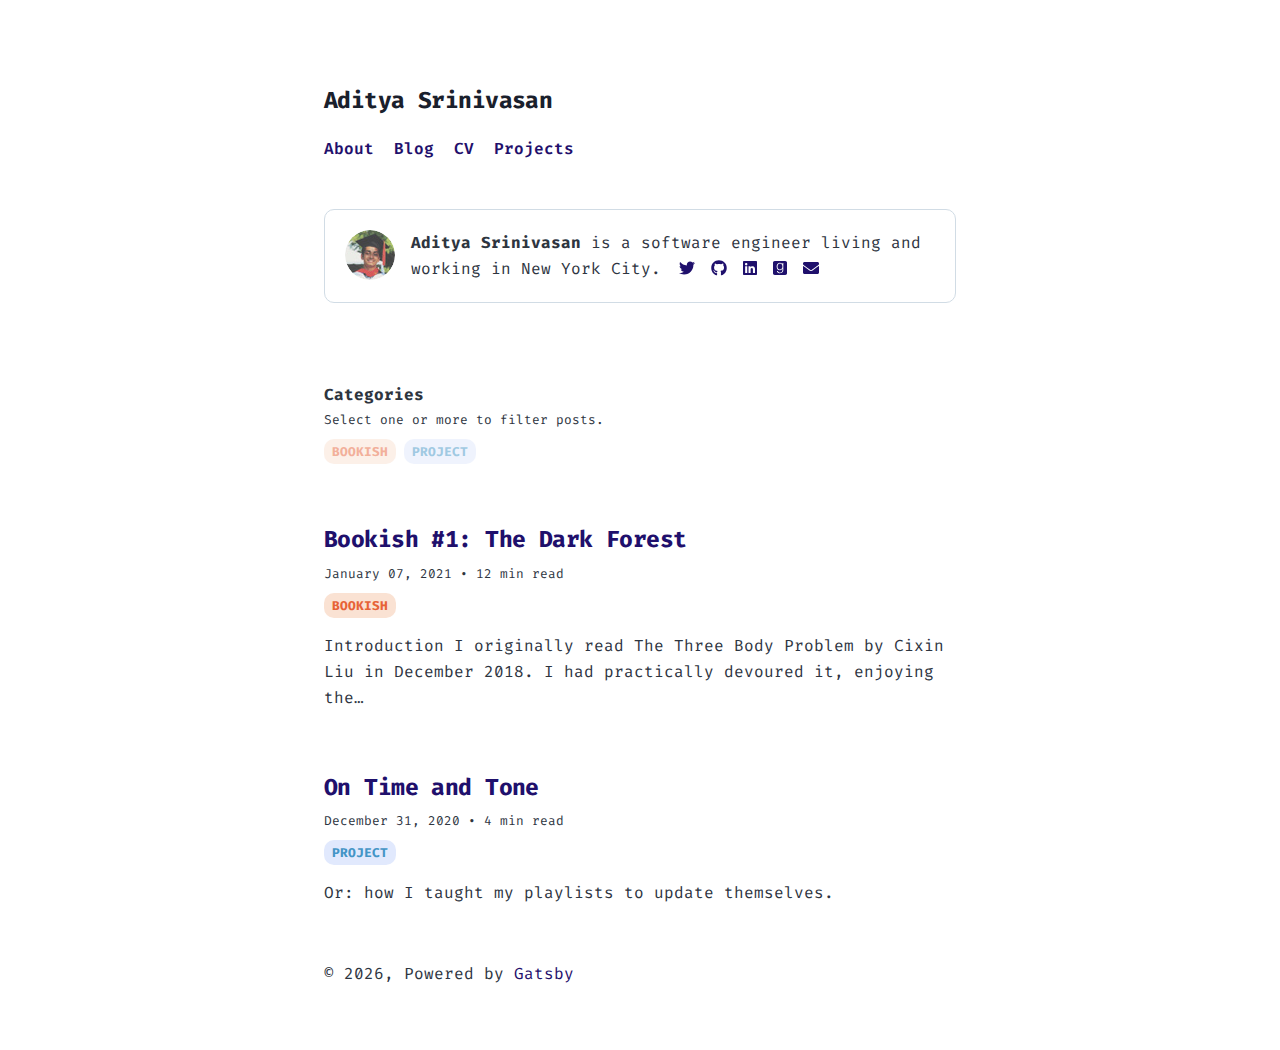
<file: index.html>
<!DOCTYPE html><html lang="en"><head><meta charSet="utf-8"/><meta http-equiv="x-ua-compatible" content="ie=edge"/><meta name="viewport" content="width=device-width, initial-scale=1, shrink-to-fit=no"/><style data-href="/styles.0b176cc73397bf88dc7b.css">@import url(https://fonts.googleapis.com/css2?family=Fira+Code&display=swap);@font-face{font-family:Montserrat;font-style:normal;font-display:swap;font-weight:100;src:local("Montserrat Thin "),local("Montserrat-Thin"),url(/static/montserrat-latin-100-191cc9f50f3b76b9617cb383f19acb7d.woff2) format("woff2"),url(/static/montserrat-latin-100-370318464551d5f25b0f0a78f374faac.woff) format("woff")}@font-face{font-family:Montserrat;font-style:italic;font-display:swap;font-weight:100;src:local("Montserrat Thin italic"),local("Montserrat-Thinitalic"),url(/static/montserrat-latin-100italic-bdeaeb79db315697bd173a55b097dc18.woff2) format("woff2"),url(/static/montserrat-latin-100italic-ecf7d49386e8f265878e735db34a7c4b.woff) format("woff")}@font-face{font-family:Montserrat;font-style:normal;font-display:swap;font-weight:200;src:local("Montserrat Extra Light "),local("Montserrat-Extra Light"),url(/static/montserrat-latin-200-85d5ef9db7f2dc6979172a4a3b2c57cb.woff2) format("woff2"),url(/static/montserrat-latin-200-1fc98e126a3d152549240e6244d7e669.woff) format("woff")}@font-face{font-family:Montserrat;font-style:italic;font-display:swap;font-weight:200;src:local("Montserrat Extra Light italic"),local("Montserrat-Extra Lightitalic"),url(/static/montserrat-latin-200italic-49095760a498d024fe1a85a078850df9.woff2) format("woff2"),url(/static/montserrat-latin-200italic-fe46cf8b9462c820457d3bf537e4057f.woff) format("woff")}@font-face{font-family:Montserrat;font-style:normal;font-display:swap;font-weight:300;src:local("Montserrat Light "),local("Montserrat-Light"),url(/static/montserrat-latin-300-7c3daf12b706645b5d3710f863a4da04.woff2) format("woff2"),url(/static/montserrat-latin-300-8dc95fab9cf98d02ca8d76e97d3dff60.woff) format("woff")}@font-face{font-family:Montserrat;font-style:italic;font-display:swap;font-weight:300;src:local("Montserrat Light italic"),local("Montserrat-Lightitalic"),url(/static/montserrat-latin-300italic-f20b178ca2024a5eac8e42e6649db86c.woff2) format("woff2"),url(/static/montserrat-latin-300italic-3fe16939288856e8e828fa2661bf2354.woff) format("woff")}@font-face{font-family:Montserrat;font-style:normal;font-display:swap;font-weight:400;src:local("Montserrat Regular "),local("Montserrat-Regular"),url(/static/montserrat-latin-400-bc3aa95dca08f5fee5291e34959c27bc.woff2) format("woff2"),url(/static/montserrat-latin-400-8102c4838f9e3d08dad644290a9cb701.woff) format("woff")}@font-face{font-family:Montserrat;font-style:italic;font-display:swap;font-weight:400;src:local("Montserrat Regular italic"),local("Montserrat-Regularitalic"),url(/static/montserrat-latin-400italic-5cad650422a7184467af5a4d17b264c4.woff2) format("woff2"),url(/static/montserrat-latin-400italic-d191f22af3bb50902b99ac577f81a322.woff) format("woff")}@font-face{font-family:Montserrat;font-style:normal;font-display:swap;font-weight:500;src:local("Montserrat Medium "),local("Montserrat-Medium"),url(/static/montserrat-latin-500-92d16e458625f4d2c8940f6bdca0ff09.woff2) format("woff2"),url(/static/montserrat-latin-500-8b763220218ffc11c57c84ddb80e7b26.woff) format("woff")}@font-face{font-family:Montserrat;font-style:italic;font-display:swap;font-weight:500;src:local("Montserrat Medium italic"),local("Montserrat-Mediumitalic"),url(/static/montserrat-latin-500italic-47bfcca6b69d6a9acca7a8bff17193e2.woff2) format("woff2"),url(/static/montserrat-latin-500italic-72c01f753c3940c0b9cb6bf2389caddf.woff) format("woff")}@font-face{font-family:Montserrat;font-style:normal;font-display:swap;font-weight:600;src:local("Montserrat SemiBold "),local("Montserrat-SemiBold"),url(/static/montserrat-latin-600-6fb1b5623e528e27c18658fecf5ee0ee.woff2) format("woff2"),url(/static/montserrat-latin-600-7c839d15a6f54e7025ba8c0c4b333e8f.woff) format("woff")}@font-face{font-family:Montserrat;font-style:italic;font-display:swap;font-weight:600;src:local("Montserrat SemiBold italic"),local("Montserrat-SemiBolditalic"),url(/static/montserrat-latin-600italic-60789af1c9338ed1a9546722ec54b4f7.woff2) format("woff2"),url(/static/montserrat-latin-600italic-f3d4de8d0afb19e777c79032ce828e3d.woff) format("woff")}@font-face{font-family:Montserrat;font-style:normal;font-display:swap;font-weight:700;src:local("Montserrat Bold "),local("Montserrat-Bold"),url(/static/montserrat-latin-700-39d93cf678c740f9f6b2b1cfde34bee3.woff2) format("woff2"),url(/static/montserrat-latin-700-80f10bd382f0df1cd650fec59f3c9394.woff) format("woff")}@font-face{font-family:Montserrat;font-style:italic;font-display:swap;font-weight:700;src:local("Montserrat Bold italic"),local("Montserrat-Bolditalic"),url(/static/montserrat-latin-700italic-ba136d97b14e82284dd595e257f11c47.woff2) format("woff2"),url(/static/montserrat-latin-700italic-8c98142b425630821139c24bd1698700.woff) format("woff")}@font-face{font-family:Montserrat;font-style:normal;font-display:swap;font-weight:800;src:local("Montserrat ExtraBold "),local("Montserrat-ExtraBold"),url(/static/montserrat-latin-800-b7018be9ed6cd94da8b6675b3a468c3b.woff2) format("woff2"),url(/static/montserrat-latin-800-9a9befcf50d64f9d2d19d8b1d1984add.woff) format("woff")}@font-face{font-family:Montserrat;font-style:italic;font-display:swap;font-weight:800;src:local("Montserrat ExtraBold italic"),local("Montserrat-ExtraBolditalic"),url(/static/montserrat-latin-800italic-540ffdd223d1a9ad3d4e678e1a23372e.woff2) format("woff2"),url(/static/montserrat-latin-800italic-897086f99f4e1f45e6b1e9368527d0bc.woff) format("woff")}@font-face{font-family:Montserrat;font-style:normal;font-display:swap;font-weight:900;src:local("Montserrat Black "),local("Montserrat-Black"),url(/static/montserrat-latin-900-58cd789700850375b834e8b6776002eb.woff2) format("woff2"),url(/static/montserrat-latin-900-26d42c9428780e545a540bbb50c84bce.woff) format("woff")}@font-face{font-family:Montserrat;font-style:italic;font-display:swap;font-weight:900;src:local("Montserrat Black italic"),local("Montserrat-Blackitalic"),url(/static/montserrat-latin-900italic-451157bc8861fe54f523b3669a3def71.woff2) format("woff2"),url(/static/montserrat-latin-900italic-a8ec4957e1c24f5793305763ad9845b3.woff) format("woff")}@font-face{font-family:Merriweather;font-style:normal;font-display:swap;font-weight:300;src:local("Merriweather Light "),local("Merriweather-Light"),url(/static/merriweather-latin-300-b1158cfcd4aacb9d8fb61625e37af46a.woff2) format("woff2"),url(/static/merriweather-latin-300-cc7de05e166e90320d7d896e0f72a19d.woff) format("woff")}@font-face{font-family:Merriweather;font-style:italic;font-display:swap;font-weight:300;src:local("Merriweather Light italic"),local("Merriweather-Lightitalic"),url(/static/merriweather-latin-300italic-8fe52a48089d6ebe46db0b8e7cc66263.woff2) format("woff2"),url(/static/merriweather-latin-300italic-e1331f5397c2a673f9d3765138debdb5.woff) format("woff")}@font-face{font-family:Merriweather;font-style:normal;font-display:swap;font-weight:400;src:local("Merriweather Regular "),local("Merriweather-Regular"),url(/static/merriweather-latin-400-8276fdb72ae8f4714d4e6eba704cc39f.woff2) format("woff2"),url(/static/merriweather-latin-400-69f09800f4f6479d06e44eba837df872.woff) format("woff")}@font-face{font-family:Merriweather;font-style:italic;font-display:swap;font-weight:400;src:local("Merriweather Regular italic"),local("Merriweather-Regularitalic"),url(/static/merriweather-latin-400italic-3a9be9ea9f7aa4af6de7307df21d9fc0.woff2) format("woff2"),url(/static/merriweather-latin-400italic-d76079ed7541a433a54f79316de086e9.woff) format("woff")}@font-face{font-family:Merriweather;font-style:normal;font-display:swap;font-weight:700;src:local("Merriweather Bold "),local("Merriweather-Bold"),url(/static/merriweather-latin-700-fa534be7ffa380e39a7f6e03bf9a5e03.woff2) format("woff2"),url(/static/merriweather-latin-700-ba56ea84b8084b7ff9677f50d3cd81bd.woff) format("woff")}@font-face{font-family:Merriweather;font-style:italic;font-display:swap;font-weight:700;src:local("Merriweather Bold italic"),local("Merriweather-Bolditalic"),url(/static/merriweather-latin-700italic-1ef5edaaa20ae53ea50399884c5e48c6.woff2) format("woff2"),url(/static/merriweather-latin-700italic-534bc9e7ce93c73d73426e46acd78092.woff) format("woff")}@font-face{font-family:Merriweather;font-style:normal;font-display:swap;font-weight:900;src:local("Merriweather Black "),local("Merriweather-Black"),url(/static/merriweather-latin-900-7528fb70e8a4a82c7305e72ff43ac25f.woff2) format("woff2"),url(/static/merriweather-latin-900-3799b6e2f5ed3fcccf9d7a708d7419fa.woff) format("woff")}@font-face{font-family:Merriweather;font-style:italic;font-display:swap;font-weight:900;src:local("Merriweather Black italic"),local("Merriweather-Blackitalic"),url(/static/merriweather-latin-900italic-e1b4d2aaa78e12ad84aaf8a56321e4c2.woff2) format("woff2"),url(/static/merriweather-latin-900italic-2ae22f731b3424e8dbb4b37f7ca6e708.woff) format("woff")}


/*! normalize.css v8.0.1 | MIT License | github.com/necolas/normalize.css */html{line-height:1.15;-webkit-text-size-adjust:100%}body{margin:0}main{display:block}h1{font-size:2em;margin:.67em 0}hr{box-sizing:content-box;height:0;overflow:visible}pre{font-family:monospace,monospace;font-size:1em}a{background-color:transparent}abbr[title]{border-bottom:none;text-decoration:underline;-webkit-text-decoration:underline dotted;text-decoration:underline dotted}b,strong{font-weight:bolder}code,kbd,samp{font-family:monospace,monospace;font-size:1em}small{font-size:80%}sub,sup{font-size:75%;line-height:0;position:relative;vertical-align:baseline}sub{bottom:-.25em}sup{top:-.5em}img{border-style:none}button,input,optgroup,select,textarea{font-family:inherit;font-size:100%;line-height:1.15;margin:0}button,input{overflow:visible}button,select{text-transform:none}[type=button],[type=reset],[type=submit],button{-webkit-appearance:button}[type=button]::-moz-focus-inner,[type=reset]::-moz-focus-inner,[type=submit]::-moz-focus-inner,button::-moz-focus-inner{border-style:none;padding:0}[type=button]:-moz-focusring,[type=reset]:-moz-focusring,[type=submit]:-moz-focusring,button:-moz-focusring{outline:1px dotted ButtonText}fieldset{padding:.35em .75em .625em}legend{box-sizing:border-box;color:inherit;display:table;max-width:100%;padding:0;white-space:normal}progress{vertical-align:baseline}textarea{overflow:auto}[type=checkbox],[type=radio]{box-sizing:border-box;padding:0}[type=number]::-webkit-inner-spin-button,[type=number]::-webkit-outer-spin-button{height:auto}[type=search]{-webkit-appearance:textfield;outline-offset:-2px}[type=search]::-webkit-search-decoration{-webkit-appearance:none}::-webkit-file-upload-button{-webkit-appearance:button;font:inherit}details{display:block}summary{display:list-item}[hidden]{display:none}:root{--maxWidth-none:"none";--maxWidth-xs:20rem;--maxWidth-sm:24rem;--maxWidth-md:28rem;--maxWidth-lg:32rem;--maxWidth-xl:36rem;--maxWidth-2xl:42rem;--maxWidth-3xl:48rem;--maxWidth-4xl:56rem;--maxWidth-full:"100%";--maxWidth-wrapper:var(--maxWidth-2xl);--spacing-px:"1px";--spacing-0:0;--spacing-1:0.25rem;--spacing-2:0.5rem;--spacing-3:0.75rem;--spacing-4:1rem;--spacing-5:1.25rem;--spacing-6:1.5rem;--spacing-8:2rem;--spacing-10:2.5rem;--spacing-12:3rem;--spacing-16:4rem;--spacing-20:5rem;--spacing-24:6rem;--spacing-32:8rem;--fontFamily:"Fira Code",monospace,"Apple Color Emoji","Segoe UI Emoji","Segoe UI Symbol","Noto Color Emoji";--font-body:var(--fontFamily);--font-heading:var(--fontFamily);--fontWeight-normal:400;--fontWeight-medium:500;--fontWeight-semibold:600;--fontWeight-bold:700;--fontWeight-extrabold:800;--fontWeight-black:900;--fontSize-root:16px;--lineHeight-none:1;--lineHeight-tight:1.1;--lineHeight-normal:1.5;--lineHeight-relaxed:1.625;--fontSize-0:0.833rem;--fontSize-1:1rem;--fontSize-2:1.2rem;--fontSize-3:1.44rem;--fontSize-4:1.728rem;--fontSize-5:2.074rem;--fontSize-6:2.488rem;--fontSize-7:2.986rem;--color-primary:#1f106c;--color-primary-light:#f9f8ff;--color-text:#2e353f;--color-text-light:#4f5969;--color-heading:#1a202c;--color-heading-black:#000;--color-accent:#d1dce5;--color-warning:#fffaec;--color-warning-dark:#d4ad5a;--color-link:rgba(255,217,161,0.4823529411764706);--color-bookish-tag:#fae2d3;--color-bookish-tag-text:#e76337;--color-project-tag:#e1e9fd;--color-project-tag-text:#4495c6;--color-compilers-tag:#dbd9e6;--color-compilers-tag-text:#32373e;--color-hardware-tag:#dffdd5;--color-hardware-tag-text:#53b671;--color-computer-vision-tag:#fbecef;--color-computer-vision-tag-text:#c53451;--color-default-tag:#eaeaea;--color-default-tag-text:#555;--borderRadius:10px}*,:after,:before{box-sizing:border-box}html{line-height:var(--lineHeight-normal);font-size:var(--fontSize-root);-webkit-font-smoothing:antialiased;-moz-osx-font-smoothing:grayscale}body{font-family:var(--font-body);font-size:var(--fontSize-1);color:var(--color-text)}footer{padding:var(--spacing-6) var(--spacing-0)}hr{background:var(--color-accent);height:1px;border:0;margin-bottom:var(--spacing-8)}h1,h2,h3,h4,h5,h6{font-family:var(--font-heading);margin-top:var(--spacing-12);margin-bottom:var(--spacing-6);line-height:var(--lineHeight-tight);letter-spacing:-.025em}h2,h3,h4,h5,h6{font-weight:var(--fontWeight-bold);color:var(--color-heading)}h1{font-weight:var(--fontWeight-black);font-size:var(--fontSize-6);color:var(--color-heading-black)}h2{font-size:var(--fontSize-5)}h3{font-size:var(--fontSize-4)}h4{font-size:var(--fontSize-3)}h5{font-size:var(--fontSize-2)}h6{font-size:var(--fontSize-1)}h1>a,h2>a,h3>a,h4>a,h5>a,h6>a{color:inherit;text-decoration:none}p{line-height:var(--lineHeight-relaxed);--baseline-multiplier:0.179;--x-height-multiplier:0.35;margin:var(--spacing-0) var(--spacing-0) var(--spacing-8) var(--spacing-0)}ol,p,ul{padding:var(--spacing-0)}ol,ul{margin-left:var(--spacing-0);margin-right:var(--spacing-0);margin-bottom:var(--spacing-8);list-style-position:outside;list-style-image:none}ol li,ul li{padding-left:var(--spacing-0)}li>p,ol li,ul li{margin-bottom:calc(var(--spacing-8)/2)}li :last-child{margin-bottom:var(--spacing-0)}li>ul{margin-left:var(--spacing-8);margin-top:calc(var(--spacing-8)/2)}blockquote{color:var(--color-text-light);margin-left:calc(var(--spacing-6)*-1);margin-right:var(--spacing-8);padding:var(--spacing-0) var(--spacing-0) var(--spacing-0) var(--spacing-6);border-left:var(--spacing-1) solid var(--color-primary);font-size:var(--fontSize-2);font-style:italic;margin-bottom:var(--spacing-8)}blockquote>:last-child{margin-bottom:var(--spacing-0)}blockquote>ol,blockquote>ul{list-style-position:inside}table{width:100%;margin-bottom:var(--spacing-8);border-collapse:collapse;border-spacing:.25rem}table thead tr th{border-bottom:1px solid var(--color-accent)}a{color:var(--color-primary)}a,a:focus,a:hover{text-decoration:none}.global-wrapper{margin:var(--spacing-0) auto;max-width:var(--maxWidth-wrapper);padding:var(--spacing-10) var(--spacing-5)}.global-wrapper[data-is-root-path=true] .bio{margin-bottom:var(--spacing-20)}.global-header{margin-bottom:var(--spacing-12)}.global-header>a{margin-right:20px;font-weight:var(--fontWeight-semibold)}.main-heading{font-size:var(--fontSize-7);margin:0}.post-list-item{margin-bottom:var(--spacing-8);margin-top:var(--spacing-16)}.post-list-item p{margin-bottom:var(--spacing-0)}.post-list-item h4{color:var(--color-primary);margin-bottom:var(--spacing-2);margin-top:var(--spacing-0)}.post-list-item header{margin-bottom:var(--spacing-4)}.header-link-home{font-weight:var(--fontWeight-bold);font-family:var(--font-heading);text-decoration:none;font-size:var(--fontSize-2)}.tags{margin-top:var(--spacing-2)}.tag{padding:var(--spacing-1) var(--spacing-2);margin-right:var(--spacing-2);border-radius:var(--borderRadius);text-transform:uppercase;opacity:1;background:var(--color-default-tag);color:var(--color-default-tag-text);outline:none}.tag-inactive{opacity:.5}.tag-clickable{cursor:pointer}.tag-bookish{background:var(--color-bookish-tag);color:var(--color-bookish-tag-text)}.tag-project{background:var(--color-project-tag);color:var(--color-project-tag-text)}.tag-compilers{background:var(--color-compilers-tag);color:var(--color-compilers-tag-text)}.tag-hardware{background:var(--color-hardware-tag);color:var(--color-hardware-tag-text)}.tag-computer-vision{background:var(--color-computer-vision-tag);color:var(--color-computer-vision-tag-text)}.bio{display:flex;margin-bottom:var(--spacing-16);padding:var(--spacing-5);border:1px solid var(--color-accent);border-radius:var(--borderRadius)}.bio-avatar,.bio p{margin-bottom:var(--spacing-0)}.bio-avatar{margin-right:var(--spacing-4);min-width:50px;border-radius:100%}.bio-social-link{padding:var(--spacing-0) var(--spacing-2)}.blog-post header{margin-bottom:var(--spacing-8)}.blog-post header h1{margin:var(--spacing-0) var(--spacing-0) var(--spacing-4) var(--spacing-0)}.blog-post header p{font-size:var(--fontSize-2);font-family:var(--font-heading)}.blog-post-nav ul{margin:var(--spacing-0)}.blog-post-body a{color:var(--color-primary);font-weight:var(--fontWeight-semibold);text-decoration:none;transition:all .1s ease-in-out;box-shadow:inset 0 -.07em 0 var(--color-link)}.blog-post-body a:focus,.blog-post-body a:hover{text-decoration:none;box-shadow:inset 0 -.85em 0 var(--color-link)}.updated-on{font-size:var(--fontSize-0);color:var(--color-text-light)}.bookish-header{background-color:var(--color-warning);padding:var(--spacing-4);border:1px solid var(--color-warning-dark);border-radius:var(--borderRadius)}.inline-image{width:270px;float:left;margin-right:var(--spacing-4)}.before-after{display:flex}.before-after *{width:100%}@media (max-width:42rem){blockquote{padding:var(--spacing-0) var(--spacing-0) var(--spacing-0) var(--spacing-4);margin-left:var(--spacing-0)}ol,ul{list-style-position:inside}}code[class*=language-],pre[class*=language-]{color:#000;background:none;text-shadow:0 1px #fff;font-family:Consolas,Monaco,Andale Mono,Ubuntu Mono,monospace;font-size:1em;text-align:left;white-space:pre;word-spacing:normal;word-break:normal;word-wrap:normal;line-height:1.5;-moz-tab-size:4;-o-tab-size:4;tab-size:4;-webkit-hyphens:none;-ms-hyphens:none;hyphens:none}code[class*=language-]::selection,code[class*=language-] ::selection,pre[class*=language-]::selection,pre[class*=language-] ::selection{text-shadow:none;background:#b3d4fc}@media print{code[class*=language-],pre[class*=language-]{text-shadow:none}}pre[class*=language-]{padding:1em;margin:.5em 0;overflow:auto}:not(pre)>code[class*=language-],pre[class*=language-]{background:#f5f2f0}:not(pre)>code[class*=language-]{padding:.1em;border-radius:.3em;white-space:normal}.token.cdata,.token.comment,.token.doctype,.token.prolog{color:#708090}.token.punctuation{color:#999}.token.namespace{opacity:.7}.token.boolean,.token.constant,.token.deleted,.token.number,.token.property,.token.symbol,.token.tag{color:#905}.token.attr-name,.token.builtin,.token.char,.token.inserted,.token.selector,.token.string{color:#690}.language-css .token.string,.style .token.string,.token.entity,.token.operator,.token.url{color:#9a6e3a;background:hsla(0,0%,100%,.5)}.token.atrule,.token.attr-value,.token.keyword{color:#07a}.token.class-name,.token.function{color:#dd4a68}.token.important,.token.regex,.token.variable{color:#e90}.token.bold,.token.important{font-weight:700}.token.italic{font-style:italic}.token.entity{cursor:help}@font-face{font-family:KaTeX_AMS;src:url(/static/KaTeX_AMS-Regular-e78e28b4834954df047e4925e9dbf354.woff2) format("woff2"),url(/static/KaTeX_AMS-Regular-7f06b4e30317f784d61d26686aed0ab2.woff) format("woff"),url(/static/KaTeX_AMS-Regular-aaf4eee9fba9907d61c3935e0b6a54ae.ttf) format("truetype");font-weight:400;font-style:normal}@font-face{font-family:KaTeX_Caligraphic;src:url(/static/KaTeX_Caligraphic-Bold-4ec58befa687e9752c3c91cd9bcf1bcb.woff2) format("woff2"),url(/static/KaTeX_Caligraphic-Bold-1e802ca9dedc4ed4e3c6f645e4316128.woff) format("woff"),url(/static/KaTeX_Caligraphic-Bold-021dd4dc61ee5f5cdf315f43b48c094b.ttf) format("truetype");font-weight:700;font-style:normal}@font-face{font-family:KaTeX_Caligraphic;src:url(/static/KaTeX_Caligraphic-Regular-7edb53b6693d75b8a2232481eea1a52c.woff2) format("woff2"),url(/static/KaTeX_Caligraphic-Regular-d3b46c3a530116933081d9d74e3e9fe8.woff) format("woff"),url(/static/KaTeX_Caligraphic-Regular-d49f2d55ce4f40f982d8ba63d746fbf9.ttf) format("truetype");font-weight:400;font-style:normal}@font-face{font-family:KaTeX_Fraktur;src:url(/static/KaTeX_Fraktur-Bold-d5b59ec9764e10f4a82369ae29f3ac58.woff2) format("woff2"),url(/static/KaTeX_Fraktur-Bold-c4c8cab7d5be97b2bb283e531c077355.woff) format("woff"),url(/static/KaTeX_Fraktur-Bold-a31e7cba7b7221ebf1a2ae545fb306b2.ttf) format("truetype");font-weight:700;font-style:normal}@font-face{font-family:KaTeX_Fraktur;src:url(/static/KaTeX_Fraktur-Regular-32a5339eb809f381a7357ba56f82aab3.woff2) format("woff2"),url(/static/KaTeX_Fraktur-Regular-b7d9c46bff5d51da6209e355cc4a235d.woff) format("woff"),url(/static/KaTeX_Fraktur-Regular-a48dad4f58c82e38a10da0ceebb86370.ttf) format("truetype");font-weight:400;font-style:normal}@font-face{font-family:KaTeX_Main;src:url(/static/KaTeX_Main-Bold-8e1e01c4b1207c0a383d9a2b4f86e637.woff2) format("woff2"),url(/static/KaTeX_Main-Bold-22086eb5d97009c3e99bcc1d16ce6865.woff) format("woff"),url(/static/KaTeX_Main-Bold-9ceff51b3cb7ce6eb4e8efa8163a1472.ttf) format("truetype");font-weight:700;font-style:normal}@font-face{font-family:KaTeX_Main;src:url(/static/KaTeX_Main-BoldItalic-284a17fe5baf72ff8217d4c7e70c0f82.woff2) format("woff2"),url(/static/KaTeX_Main-BoldItalic-4c57dbc44bfff1fdf08a59cf556fdab3.woff) format("woff"),url(/static/KaTeX_Main-BoldItalic-e8b44b990516dab7937bf240fde8b46a.ttf) format("truetype");font-weight:700;font-style:italic}@font-face{font-family:KaTeX_Main;src:url(/static/KaTeX_Main-Italic-e533d5a2506cf053cd671b335ec04dde.woff2) format("woff2"),url(/static/KaTeX_Main-Italic-99be0e10c38cd42466e6fe1665ef9536.woff) format("woff"),url(/static/KaTeX_Main-Italic-29c86397e75cdcb3135af8295f1c2e28.ttf) format("truetype");font-weight:400;font-style:italic}@font-face{font-family:KaTeX_Main;src:url(/static/KaTeX_Main-Regular-5c734d78610fa35282f3379f866707f2.woff2) format("woff2"),url(/static/KaTeX_Main-Regular-b741441f6d71014d0453ca3ebc884dd4.woff) format("woff"),url(/static/KaTeX_Main-Regular-5c94aef490324b0925dbe5f643e8fd04.ttf) format("truetype");font-weight:400;font-style:normal}@font-face{font-family:KaTeX_Math;src:url(/static/KaTeX_Math-BoldItalic-d747bd1e7a6a43864285edd73dcde253.woff2) format("woff2"),url(/static/KaTeX_Math-BoldItalic-b13731ef4e2bfc3d8d859271e39550fc.woff) format("woff"),url(/static/KaTeX_Math-BoldItalic-9a2834a9ff8ab411153571e0e55ac693.ttf) format("truetype");font-weight:700;font-style:italic}@font-face{font-family:KaTeX_Math;src:url(/static/KaTeX_Math-Italic-4ad08b826b8065e1eab85324d726538c.woff2) format("woff2"),url(/static/KaTeX_Math-Italic-f0303906c2a67ac63bf1e8ccd638a89e.woff) format("woff"),url(/static/KaTeX_Math-Italic-291e76b8871b84560701bd29f9d1dcc7.ttf) format("truetype");font-weight:400;font-style:italic}@font-face{font-family:"KaTeX_SansSerif";src:url(/static/KaTeX_SansSerif-Bold-6e0830bee40435e72165345e0682fbfc.woff2) format("woff2"),url(/static/KaTeX_SansSerif-Bold-3fb419559955e3ce75619f1a5e8c6c84.woff) format("woff"),url(/static/KaTeX_SansSerif-Bold-7dc027cba9f7b11ec92af4a311372a85.ttf) format("truetype");font-weight:700;font-style:normal}@font-face{font-family:"KaTeX_SansSerif";src:url(/static/KaTeX_SansSerif-Italic-fba01c9c6fb2866a0f95bcacb2c187a5.woff2) format("woff2"),url(/static/KaTeX_SansSerif-Italic-727a9b0d97d72d2fc0228fe4e07fb4d8.woff) format("woff"),url(/static/KaTeX_SansSerif-Italic-4059868e460d2d2e6be18e180d20c43d.ttf) format("truetype");font-weight:400;font-style:italic}@font-face{font-family:"KaTeX_SansSerif";src:url(/static/KaTeX_SansSerif-Regular-d929cd671b19f0cfea55b6200fb47461.woff2) format("woff2"),url(/static/KaTeX_SansSerif-Regular-2555754a67062cac3a0913b715ab982f.woff) format("woff"),url(/static/KaTeX_SansSerif-Regular-5c58d168c0b66d2c32234a6718e74dfb.ttf) format("truetype");font-weight:400;font-style:normal}@font-face{font-family:KaTeX_Script;src:url(/static/KaTeX_Script-Regular-755e2491f13b5269f0afd5a56f7aa692.woff2) format("woff2"),url(/static/KaTeX_Script-Regular-d524c9a5b62a17f98f4a97af37fea735.woff) format("woff"),url(/static/KaTeX_Script-Regular-d12ea9efb375f9dc331f562e69892638.ttf) format("truetype");font-weight:400;font-style:normal}@font-face{font-family:KaTeX_Size1;src:url([data-uri]) format("woff2"),url([data-uri]) format("woff"),url(/static/KaTeX_Size1-Regular-7342d45b052c3a2abc21049959fbab7f.ttf) format("truetype");font-weight:400;font-style:normal}@font-face{font-family:KaTeX_Size2;src:url([data-uri]) format("woff2"),url([data-uri]) format("woff"),url(/static/KaTeX_Size2-Regular-eb130dcc661de766c999c60ba1525a88.ttf) format("truetype");font-weight:400;font-style:normal}@font-face{font-family:KaTeX_Size3;src:url([data-uri]) format("woff2"),url([data-uri]) format("woff"),url([data-uri]) format("truetype");font-weight:400;font-style:normal}@font-face{font-family:KaTeX_Size4;src:url([data-uri]) format("woff2"),url([data-uri]) format("woff"),url(/static/KaTeX_Size4-Regular-ad7672524b64b730dfd176140a8945cb.ttf) format("truetype");font-weight:400;font-style:normal}@font-face{font-family:KaTeX_Typewriter;src:url(/static/KaTeX_Typewriter-Regular-6cc31ea5c223c88705a13727a71417fa.woff2) format("woff2"),url(/static/KaTeX_Typewriter-Regular-3fe216d2a5f736c560cde71984554b64.woff) format("woff"),url(/static/KaTeX_Typewriter-Regular-257023560753aeb0b89b7e434d3da17f.ttf) format("truetype");font-weight:400;font-style:normal}.katex{font:normal 1.21em KaTeX_Main,Times New Roman,serif;line-height:1.2;text-indent:0;text-rendering:auto}.katex *{-ms-high-contrast-adjust:none!important}.katex .katex-version:after{content:"0.10.2"}.katex .katex-mathml{position:absolute;clip:rect(1px,1px,1px,1px);padding:0;border:0;height:1px;width:1px;overflow:hidden}.katex .katex-html>.newline{display:block}.katex .base{position:relative;white-space:nowrap;width:-webkit-min-content;width:min-content}.katex .base,.katex .strut{display:inline-block}.katex .textbf{font-weight:700}.katex .textit{font-style:italic}.katex .textrm{font-family:KaTeX_Main}.katex .textsf{font-family:KaTeX_SansSerif}.katex .texttt{font-family:KaTeX_Typewriter}.katex .mathdefault{font-family:KaTeX_Math;font-style:italic}.katex .mathit{font-family:KaTeX_Main;font-style:italic}.katex .mathrm{font-style:normal}.katex .mathbf{font-family:KaTeX_Main;font-weight:700}.katex .boldsymbol{font-family:KaTeX_Math;font-weight:700;font-style:italic}.katex .amsrm,.katex .mathbb,.katex .textbb{font-family:KaTeX_AMS}.katex .mathcal{font-family:KaTeX_Caligraphic}.katex .mathfrak,.katex .textfrak{font-family:KaTeX_Fraktur}.katex .mathtt{font-family:KaTeX_Typewriter}.katex .mathscr,.katex .textscr{font-family:KaTeX_Script}.katex .mathsf,.katex .textsf{font-family:KaTeX_SansSerif}.katex .mathboldsf,.katex .textboldsf{font-family:KaTeX_SansSerif;font-weight:700}.katex .mathitsf,.katex .textitsf{font-family:KaTeX_SansSerif;font-style:italic}.katex .mainrm{font-family:KaTeX_Main;font-style:normal}.katex .vlist-t{display:inline-table;table-layout:fixed}.katex .vlist-r{display:table-row}.katex .vlist{display:table-cell;vertical-align:bottom;position:relative}.katex .vlist>span{display:block;height:0;position:relative}.katex .vlist>span>span{display:inline-block}.katex .vlist>span>.pstrut{overflow:hidden;width:0}.katex .vlist-t2{margin-right:-2px}.katex .vlist-s{display:table-cell;vertical-align:bottom;font-size:1px;width:2px;min-width:2px}.katex .msupsub{text-align:left}.katex .mfrac>span>span{text-align:center}.katex .mfrac .frac-line{display:inline-block;width:100%;border-bottom-style:solid}.katex .hdashline,.katex .hline,.katex .mfrac .frac-line,.katex .overline .overline-line,.katex .rule,.katex .underline .underline-line{min-height:1px}.katex .mspace{display:inline-block}.katex .clap,.katex .llap,.katex .rlap{width:0;position:relative}.katex .clap>.inner,.katex .llap>.inner,.katex .rlap>.inner{position:absolute}.katex .clap>.fix,.katex .llap>.fix,.katex .rlap>.fix{display:inline-block}.katex .llap>.inner{right:0}.katex .clap>.inner,.katex .rlap>.inner{left:0}.katex .clap>.inner>span{margin-left:-50%;margin-right:50%}.katex .rule{display:inline-block;border:0 solid;position:relative}.katex .hline,.katex .overline .overline-line,.katex .underline .underline-line{display:inline-block;width:100%;border-bottom-style:solid}.katex .hdashline{display:inline-block;width:100%;border-bottom-style:dashed}.katex .sqrt>.root{margin-left:.27777778em;margin-right:-.55555556em}.katex .fontsize-ensurer,.katex .sizing{display:inline-block}.katex .fontsize-ensurer.reset-size1.size1,.katex .sizing.reset-size1.size1{font-size:1em}.katex .fontsize-ensurer.reset-size1.size2,.katex .sizing.reset-size1.size2{font-size:1.2em}.katex .fontsize-ensurer.reset-size1.size3,.katex .sizing.reset-size1.size3{font-size:1.4em}.katex .fontsize-ensurer.reset-size1.size4,.katex .sizing.reset-size1.size4{font-size:1.6em}.katex .fontsize-ensurer.reset-size1.size5,.katex .sizing.reset-size1.size5{font-size:1.8em}.katex .fontsize-ensurer.reset-size1.size6,.katex .sizing.reset-size1.size6{font-size:2em}.katex .fontsize-ensurer.reset-size1.size7,.katex .sizing.reset-size1.size7{font-size:2.4em}.katex .fontsize-ensurer.reset-size1.size8,.katex .sizing.reset-size1.size8{font-size:2.88em}.katex .fontsize-ensurer.reset-size1.size9,.katex .sizing.reset-size1.size9{font-size:3.456em}.katex .fontsize-ensurer.reset-size1.size10,.katex .sizing.reset-size1.size10{font-size:4.148em}.katex .fontsize-ensurer.reset-size1.size11,.katex .sizing.reset-size1.size11{font-size:4.976em}.katex .fontsize-ensurer.reset-size2.size1,.katex .sizing.reset-size2.size1{font-size:.83333333em}.katex .fontsize-ensurer.reset-size2.size2,.katex .sizing.reset-size2.size2{font-size:1em}.katex .fontsize-ensurer.reset-size2.size3,.katex .sizing.reset-size2.size3{font-size:1.16666667em}.katex .fontsize-ensurer.reset-size2.size4,.katex .sizing.reset-size2.size4{font-size:1.33333333em}.katex .fontsize-ensurer.reset-size2.size5,.katex .sizing.reset-size2.size5{font-size:1.5em}.katex .fontsize-ensurer.reset-size2.size6,.katex .sizing.reset-size2.size6{font-size:1.66666667em}.katex .fontsize-ensurer.reset-size2.size7,.katex .sizing.reset-size2.size7{font-size:2em}.katex .fontsize-ensurer.reset-size2.size8,.katex .sizing.reset-size2.size8{font-size:2.4em}.katex .fontsize-ensurer.reset-size2.size9,.katex .sizing.reset-size2.size9{font-size:2.88em}.katex .fontsize-ensurer.reset-size2.size10,.katex .sizing.reset-size2.size10{font-size:3.45666667em}.katex .fontsize-ensurer.reset-size2.size11,.katex .sizing.reset-size2.size11{font-size:4.14666667em}.katex .fontsize-ensurer.reset-size3.size1,.katex .sizing.reset-size3.size1{font-size:.71428571em}.katex .fontsize-ensurer.reset-size3.size2,.katex .sizing.reset-size3.size2{font-size:.85714286em}.katex .fontsize-ensurer.reset-size3.size3,.katex .sizing.reset-size3.size3{font-size:1em}.katex .fontsize-ensurer.reset-size3.size4,.katex .sizing.reset-size3.size4{font-size:1.14285714em}.katex .fontsize-ensurer.reset-size3.size5,.katex .sizing.reset-size3.size5{font-size:1.28571429em}.katex .fontsize-ensurer.reset-size3.size6,.katex .sizing.reset-size3.size6{font-size:1.42857143em}.katex .fontsize-ensurer.reset-size3.size7,.katex .sizing.reset-size3.size7{font-size:1.71428571em}.katex .fontsize-ensurer.reset-size3.size8,.katex .sizing.reset-size3.size8{font-size:2.05714286em}.katex .fontsize-ensurer.reset-size3.size9,.katex .sizing.reset-size3.size9{font-size:2.46857143em}.katex .fontsize-ensurer.reset-size3.size10,.katex .sizing.reset-size3.size10{font-size:2.96285714em}.katex .fontsize-ensurer.reset-size3.size11,.katex .sizing.reset-size3.size11{font-size:3.55428571em}.katex .fontsize-ensurer.reset-size4.size1,.katex .sizing.reset-size4.size1{font-size:.625em}.katex .fontsize-ensurer.reset-size4.size2,.katex .sizing.reset-size4.size2{font-size:.75em}.katex .fontsize-ensurer.reset-size4.size3,.katex .sizing.reset-size4.size3{font-size:.875em}.katex .fontsize-ensurer.reset-size4.size4,.katex .sizing.reset-size4.size4{font-size:1em}.katex .fontsize-ensurer.reset-size4.size5,.katex .sizing.reset-size4.size5{font-size:1.125em}.katex .fontsize-ensurer.reset-size4.size6,.katex .sizing.reset-size4.size6{font-size:1.25em}.katex .fontsize-ensurer.reset-size4.size7,.katex .sizing.reset-size4.size7{font-size:1.5em}.katex .fontsize-ensurer.reset-size4.size8,.katex .sizing.reset-size4.size8{font-size:1.8em}.katex .fontsize-ensurer.reset-size4.size9,.katex .sizing.reset-size4.size9{font-size:2.16em}.katex .fontsize-ensurer.reset-size4.size10,.katex .sizing.reset-size4.size10{font-size:2.5925em}.katex .fontsize-ensurer.reset-size4.size11,.katex .sizing.reset-size4.size11{font-size:3.11em}.katex .fontsize-ensurer.reset-size5.size1,.katex .sizing.reset-size5.size1{font-size:.55555556em}.katex .fontsize-ensurer.reset-size5.size2,.katex .sizing.reset-size5.size2{font-size:.66666667em}.katex .fontsize-ensurer.reset-size5.size3,.katex .sizing.reset-size5.size3{font-size:.77777778em}.katex .fontsize-ensurer.reset-size5.size4,.katex .sizing.reset-size5.size4{font-size:.88888889em}.katex .fontsize-ensurer.reset-size5.size5,.katex .sizing.reset-size5.size5{font-size:1em}.katex .fontsize-ensurer.reset-size5.size6,.katex .sizing.reset-size5.size6{font-size:1.11111111em}.katex .fontsize-ensurer.reset-size5.size7,.katex .sizing.reset-size5.size7{font-size:1.33333333em}.katex .fontsize-ensurer.reset-size5.size8,.katex .sizing.reset-size5.size8{font-size:1.6em}.katex .fontsize-ensurer.reset-size5.size9,.katex .sizing.reset-size5.size9{font-size:1.92em}.katex .fontsize-ensurer.reset-size5.size10,.katex .sizing.reset-size5.size10{font-size:2.30444444em}.katex .fontsize-ensurer.reset-size5.size11,.katex .sizing.reset-size5.size11{font-size:2.76444444em}.katex .fontsize-ensurer.reset-size6.size1,.katex .sizing.reset-size6.size1{font-size:.5em}.katex .fontsize-ensurer.reset-size6.size2,.katex .sizing.reset-size6.size2{font-size:.6em}.katex .fontsize-ensurer.reset-size6.size3,.katex .sizing.reset-size6.size3{font-size:.7em}.katex .fontsize-ensurer.reset-size6.size4,.katex .sizing.reset-size6.size4{font-size:.8em}.katex .fontsize-ensurer.reset-size6.size5,.katex .sizing.reset-size6.size5{font-size:.9em}.katex .fontsize-ensurer.reset-size6.size6,.katex .sizing.reset-size6.size6{font-size:1em}.katex .fontsize-ensurer.reset-size6.size7,.katex .sizing.reset-size6.size7{font-size:1.2em}.katex .fontsize-ensurer.reset-size6.size8,.katex .sizing.reset-size6.size8{font-size:1.44em}.katex .fontsize-ensurer.reset-size6.size9,.katex .sizing.reset-size6.size9{font-size:1.728em}.katex .fontsize-ensurer.reset-size6.size10,.katex .sizing.reset-size6.size10{font-size:2.074em}.katex .fontsize-ensurer.reset-size6.size11,.katex .sizing.reset-size6.size11{font-size:2.488em}.katex .fontsize-ensurer.reset-size7.size1,.katex .sizing.reset-size7.size1{font-size:.41666667em}.katex .fontsize-ensurer.reset-size7.size2,.katex .sizing.reset-size7.size2{font-size:.5em}.katex .fontsize-ensurer.reset-size7.size3,.katex .sizing.reset-size7.size3{font-size:.58333333em}.katex .fontsize-ensurer.reset-size7.size4,.katex .sizing.reset-size7.size4{font-size:.66666667em}.katex .fontsize-ensurer.reset-size7.size5,.katex .sizing.reset-size7.size5{font-size:.75em}.katex .fontsize-ensurer.reset-size7.size6,.katex .sizing.reset-size7.size6{font-size:.83333333em}.katex .fontsize-ensurer.reset-size7.size7,.katex .sizing.reset-size7.size7{font-size:1em}.katex .fontsize-ensurer.reset-size7.size8,.katex .sizing.reset-size7.size8{font-size:1.2em}.katex .fontsize-ensurer.reset-size7.size9,.katex .sizing.reset-size7.size9{font-size:1.44em}.katex .fontsize-ensurer.reset-size7.size10,.katex .sizing.reset-size7.size10{font-size:1.72833333em}.katex .fontsize-ensurer.reset-size7.size11,.katex .sizing.reset-size7.size11{font-size:2.07333333em}.katex .fontsize-ensurer.reset-size8.size1,.katex .sizing.reset-size8.size1{font-size:.34722222em}.katex .fontsize-ensurer.reset-size8.size2,.katex .sizing.reset-size8.size2{font-size:.41666667em}.katex .fontsize-ensurer.reset-size8.size3,.katex .sizing.reset-size8.size3{font-size:.48611111em}.katex .fontsize-ensurer.reset-size8.size4,.katex .sizing.reset-size8.size4{font-size:.55555556em}.katex .fontsize-ensurer.reset-size8.size5,.katex .sizing.reset-size8.size5{font-size:.625em}.katex .fontsize-ensurer.reset-size8.size6,.katex .sizing.reset-size8.size6{font-size:.69444444em}.katex .fontsize-ensurer.reset-size8.size7,.katex .sizing.reset-size8.size7{font-size:.83333333em}.katex .fontsize-ensurer.reset-size8.size8,.katex .sizing.reset-size8.size8{font-size:1em}.katex .fontsize-ensurer.reset-size8.size9,.katex .sizing.reset-size8.size9{font-size:1.2em}.katex .fontsize-ensurer.reset-size8.size10,.katex .sizing.reset-size8.size10{font-size:1.44027778em}.katex .fontsize-ensurer.reset-size8.size11,.katex .sizing.reset-size8.size11{font-size:1.72777778em}.katex .fontsize-ensurer.reset-size9.size1,.katex .sizing.reset-size9.size1{font-size:.28935185em}.katex .fontsize-ensurer.reset-size9.size2,.katex .sizing.reset-size9.size2{font-size:.34722222em}.katex .fontsize-ensurer.reset-size9.size3,.katex .sizing.reset-size9.size3{font-size:.40509259em}.katex .fontsize-ensurer.reset-size9.size4,.katex .sizing.reset-size9.size4{font-size:.46296296em}.katex .fontsize-ensurer.reset-size9.size5,.katex .sizing.reset-size9.size5{font-size:.52083333em}.katex .fontsize-ensurer.reset-size9.size6,.katex .sizing.reset-size9.size6{font-size:.5787037em}.katex .fontsize-ensurer.reset-size9.size7,.katex .sizing.reset-size9.size7{font-size:.69444444em}.katex .fontsize-ensurer.reset-size9.size8,.katex .sizing.reset-size9.size8{font-size:.83333333em}.katex .fontsize-ensurer.reset-size9.size9,.katex .sizing.reset-size9.size9{font-size:1em}.katex .fontsize-ensurer.reset-size9.size10,.katex .sizing.reset-size9.size10{font-size:1.20023148em}.katex .fontsize-ensurer.reset-size9.size11,.katex .sizing.reset-size9.size11{font-size:1.43981481em}.katex .fontsize-ensurer.reset-size10.size1,.katex .sizing.reset-size10.size1{font-size:.24108004em}.katex .fontsize-ensurer.reset-size10.size2,.katex .sizing.reset-size10.size2{font-size:.28929605em}.katex .fontsize-ensurer.reset-size10.size3,.katex .sizing.reset-size10.size3{font-size:.33751205em}.katex .fontsize-ensurer.reset-size10.size4,.katex .sizing.reset-size10.size4{font-size:.38572806em}.katex .fontsize-ensurer.reset-size10.size5,.katex .sizing.reset-size10.size5{font-size:.43394407em}.katex .fontsize-ensurer.reset-size10.size6,.katex .sizing.reset-size10.size6{font-size:.48216008em}.katex .fontsize-ensurer.reset-size10.size7,.katex .sizing.reset-size10.size7{font-size:.57859209em}.katex .fontsize-ensurer.reset-size10.size8,.katex .sizing.reset-size10.size8{font-size:.69431051em}.katex .fontsize-ensurer.reset-size10.size9,.katex .sizing.reset-size10.size9{font-size:.83317261em}.katex .fontsize-ensurer.reset-size10.size10,.katex .sizing.reset-size10.size10{font-size:1em}.katex .fontsize-ensurer.reset-size10.size11,.katex .sizing.reset-size10.size11{font-size:1.19961427em}.katex .fontsize-ensurer.reset-size11.size1,.katex .sizing.reset-size11.size1{font-size:.20096463em}.katex .fontsize-ensurer.reset-size11.size2,.katex .sizing.reset-size11.size2{font-size:.24115756em}.katex .fontsize-ensurer.reset-size11.size3,.katex .sizing.reset-size11.size3{font-size:.28135048em}.katex .fontsize-ensurer.reset-size11.size4,.katex .sizing.reset-size11.size4{font-size:.32154341em}.katex .fontsize-ensurer.reset-size11.size5,.katex .sizing.reset-size11.size5{font-size:.36173633em}.katex .fontsize-ensurer.reset-size11.size6,.katex .sizing.reset-size11.size6{font-size:.40192926em}.katex .fontsize-ensurer.reset-size11.size7,.katex .sizing.reset-size11.size7{font-size:.48231511em}.katex .fontsize-ensurer.reset-size11.size8,.katex .sizing.reset-size11.size8{font-size:.57877814em}.katex .fontsize-ensurer.reset-size11.size9,.katex .sizing.reset-size11.size9{font-size:.69453376em}.katex .fontsize-ensurer.reset-size11.size10,.katex .sizing.reset-size11.size10{font-size:.83360129em}.katex .fontsize-ensurer.reset-size11.size11,.katex .sizing.reset-size11.size11{font-size:1em}.katex .delimsizing.size1{font-family:KaTeX_Size1}.katex .delimsizing.size2{font-family:KaTeX_Size2}.katex .delimsizing.size3{font-family:KaTeX_Size3}.katex .delimsizing.size4{font-family:KaTeX_Size4}.katex .delimsizing.mult .delim-size1>span{font-family:KaTeX_Size1}.katex .delimsizing.mult .delim-size4>span{font-family:KaTeX_Size4}.katex .nulldelimiter{display:inline-block;width:.12em}.katex .delimcenter,.katex .op-symbol{position:relative}.katex .op-symbol.small-op{font-family:KaTeX_Size1}.katex .op-symbol.large-op{font-family:KaTeX_Size2}.katex .accent>.vlist-t,.katex .op-limits>.vlist-t{text-align:center}.katex .accent .accent-body{position:relative}.katex .accent .accent-body:not(.accent-full){width:0}.katex .overlay{display:block}.katex .mtable .vertical-separator{display:inline-block;margin:0 -.025em;border-right:.05em solid;min-width:1px}.katex .mtable .vs-dashed{border-right:.05em dashed}.katex .mtable .arraycolsep{display:inline-block}.katex .mtable .col-align-c>.vlist-t{text-align:center}.katex .mtable .col-align-l>.vlist-t{text-align:left}.katex .mtable .col-align-r>.vlist-t{text-align:right}.katex .svg-align{text-align:left}.katex svg{display:block;position:absolute;width:100%;height:inherit;fill:currentColor;stroke:currentColor;fill-rule:nonzero;fill-opacity:1;stroke-width:1;stroke-linecap:butt;stroke-linejoin:miter;stroke-miterlimit:4;stroke-dasharray:none;stroke-dashoffset:0;stroke-opacity:1}.katex svg path{stroke:none}.katex img{border-style:none;min-width:0;min-height:0;max-width:none;max-height:none}.katex .stretchy{width:100%;display:block;position:relative;overflow:hidden}.katex .stretchy:after,.katex .stretchy:before{content:""}.katex .hide-tail{width:100%;position:relative;overflow:hidden}.katex .halfarrow-left{position:absolute;left:0;width:50.2%;overflow:hidden}.katex .halfarrow-right{position:absolute;right:0;width:50.2%;overflow:hidden}.katex .brace-left{position:absolute;left:0;width:25.1%;overflow:hidden}.katex .brace-center{position:absolute;left:25%;width:50%;overflow:hidden}.katex .brace-right{position:absolute;right:0;width:25.1%;overflow:hidden}.katex .x-arrow-pad{padding:0 .5em}.katex .mover,.katex .munder,.katex .x-arrow{text-align:center}.katex .boxpad{padding:0 .3em}.katex .fbox,.katex .fcolorbox{box-sizing:border-box;border:.04em solid}.katex .cancel-pad{padding:0 .2em}.katex .cancel-lap{margin-left:-.2em;margin-right:-.2em}.katex .sout{border-bottom-style:solid;border-bottom-width:.08em}.katex-display{display:block;margin:1em 0;text-align:center}.katex-display>.katex{display:block;text-align:center;white-space:nowrap}.katex-display>.katex>.katex-html{display:block;position:relative}.katex-display>.katex>.katex-html>.tag{position:absolute;right:0}.katex-display.leqno>.katex>.katex-html>.tag{left:0;right:auto}.katex-display.fleqn>.katex{text-align:left}</style><meta name="generator" content="Gatsby 2.26.1"/><title data-react-helmet="true">All posts | Aditya Srinivasan</title><meta data-react-helmet="true" name="description" content="My personal website."/><meta data-react-helmet="true" property="og:title" content="All posts"/><meta data-react-helmet="true" property="og:description" content="My personal website."/><meta data-react-helmet="true" property="og:type" content="website"/><meta data-react-helmet="true" name="twitter:card" content="summary"/><meta data-react-helmet="true" name="twitter:creator" content="adisrini11"/><meta data-react-helmet="true" name="twitter:title" content="All posts"/><meta data-react-helmet="true" name="twitter:description" content="My personal website."/><link as="script" rel="preload" href="/webpack-runtime-3e1fa99e09c31e1eabdf.js"/><link as="script" rel="preload" href="/styles-1043fb1b9b9e69356781.js"/><link as="script" rel="preload" href="/framework-5a1b297d9adac74fe592.js"/><link as="script" rel="preload" href="/071290cb-17d4179f4665ff9c2ea6.js"/><link as="script" rel="preload" href="/app-d56d852beb415861a42b.js"/><link as="script" rel="preload" href="/cb1608f2-b9e5b54f6f36c8792ba4.js"/><link as="script" rel="preload" href="/a9a7754c-77968420b519238f7e2b.js"/><link as="script" rel="preload" href="/commons-5b52eb12c558911ce44c.js"/><link as="script" rel="preload" href="/3e21569af97203280db7b14b6a33c931f93871e3-2facad77499f6d8826ed.js"/><link as="script" rel="preload" href="/c169b6902947a77fec05096cb4da441bfcc3d6f1-a832e4a895e82195ffc8.js"/><link as="script" rel="preload" href="/component---src-pages-index-js-9bfec60fe7f27d18a837.js"/><link as="fetch" rel="preload" href="/page-data/index/page-data.json" crossorigin="anonymous"/><link as="fetch" rel="preload" href="/page-data/sq/d/234287855.json" crossorigin="anonymous"/><link as="fetch" rel="preload" href="/page-data/sq/d/2433109408.json" crossorigin="anonymous"/><link as="fetch" rel="preload" href="/page-data/sq/d/4239340312.json" crossorigin="anonymous"/><link as="fetch" rel="preload" href="/page-data/app-data.json" crossorigin="anonymous"/></head><body><div id="___gatsby"><div style="outline:none" tabindex="-1" id="gatsby-focus-wrapper"><div class="global-wrapper" data-is-root-path="true"><header class="global-header"><h4>Aditya Srinivasan</h4><a href="/about">About</a><a aria-current="page" class="" href="/">Blog</a><a href="/static/ffd6db83f0fcdb77e0c01f460221fdaf/AdityaSrinivasanCV.pdf" target="_blank" rel="noreferrer">CV</a><a href="/projects">Projects</a></header><main><div class="bio"><div class="bio-avatar gatsby-image-wrapper" style="position:relative;overflow:hidden;display:inline-block;width:50px;height:50px"><img aria-hidden="true" src="[data-uri]" alt="Aditya Srinivasan" style="position:absolute;top:0;left:0;width:100%;height:100%;object-fit:cover;object-position:center;opacity:1;transition-delay:500ms;border-radius:50%"/><noscript><picture><source srcset="/static/d0e7079f80f80903a3974205e07eb496/340ed/profile.jpg 1x,
/static/d0e7079f80f80903a3974205e07eb496/32ce1/profile.jpg 1.5x,
/static/d0e7079f80f80903a3974205e07eb496/04d41/profile.jpg 2x" /><img loading="lazy" width="50" height="50" srcset="/static/d0e7079f80f80903a3974205e07eb496/340ed/profile.jpg 1x,
/static/d0e7079f80f80903a3974205e07eb496/32ce1/profile.jpg 1.5x,
/static/d0e7079f80f80903a3974205e07eb496/04d41/profile.jpg 2x" src="/static/d0e7079f80f80903a3974205e07eb496/340ed/profile.jpg" alt="Aditya Srinivasan" style="position:absolute;top:0;left:0;opacity:1;width:100%;height:100%;object-fit:cover;object-position:center"/></picture></noscript></div><p><strong>Aditya Srinivasan</strong> <!-- -->is a software engineer living and working in New York City.<!-- --> <a class="bio-social-link" href="https://twitter.com/adisrini11" target="_blank" rel="noreferrer"><svg aria-hidden="true" focusable="false" data-prefix="fab" data-icon="twitter" class="svg-inline--fa fa-twitter fa-w-16 " role="img" xmlns="http://www.w3.org/2000/svg" viewBox="0 0 512 512"><path fill="currentColor" d="M459.37 151.716c.325 4.548.325 9.097.325 13.645 0 138.72-105.583 298.558-298.558 298.558-59.452 0-114.68-17.219-161.137-47.106 8.447.974 16.568 1.299 25.34 1.299 49.055 0 94.213-16.568 130.274-44.832-46.132-.975-84.792-31.188-98.112-72.772 6.498.974 12.995 1.624 19.818 1.624 9.421 0 18.843-1.3 27.614-3.573-48.081-9.747-84.143-51.98-84.143-102.985v-1.299c13.969 7.797 30.214 12.67 47.431 13.319-28.264-18.843-46.781-51.005-46.781-87.391 0-19.492 5.197-37.36 14.294-52.954 51.655 63.675 129.3 105.258 216.365 109.807-1.624-7.797-2.599-15.918-2.599-24.04 0-57.828 46.782-104.934 104.934-104.934 30.213 0 57.502 12.67 76.67 33.137 23.715-4.548 46.456-13.32 66.599-25.34-7.798 24.366-24.366 44.833-46.132 57.827 21.117-2.273 41.584-8.122 60.426-16.243-14.292 20.791-32.161 39.308-52.628 54.253z"></path></svg></a><a class="bio-social-link" href="https://github.com/adisrini" target="_blank" rel="noreferrer"><svg aria-hidden="true" focusable="false" data-prefix="fab" data-icon="github" class="svg-inline--fa fa-github fa-w-16 " role="img" xmlns="http://www.w3.org/2000/svg" viewBox="0 0 496 512"><path fill="currentColor" d="M165.9 397.4c0 2-2.3 3.6-5.2 3.6-3.3.3-5.6-1.3-5.6-3.6 0-2 2.3-3.6 5.2-3.6 3-.3 5.6 1.3 5.6 3.6zm-31.1-4.5c-.7 2 1.3 4.3 4.3 4.9 2.6 1 5.6 0 6.2-2s-1.3-4.3-4.3-5.2c-2.6-.7-5.5.3-6.2 2.3zm44.2-1.7c-2.9.7-4.9 2.6-4.6 4.9.3 2 2.9 3.3 5.9 2.6 2.9-.7 4.9-2.6 4.6-4.6-.3-1.9-3-3.2-5.9-2.9zM244.8 8C106.1 8 0 113.3 0 252c0 110.9 69.8 205.8 169.5 239.2 12.8 2.3 17.3-5.6 17.3-12.1 0-6.2-.3-40.4-.3-61.4 0 0-70 15-84.7-29.8 0 0-11.4-29.1-27.8-36.6 0 0-22.9-15.7 1.6-15.4 0 0 24.9 2 38.6 25.8 21.9 38.6 58.6 27.5 72.9 20.9 2.3-16 8.8-27.1 16-33.7-55.9-6.2-112.3-14.3-112.3-110.5 0-27.5 7.6-41.3 23.6-58.9-2.6-6.5-11.1-33.3 2.6-67.9 20.9-6.5 69 27 69 27 20-5.6 41.5-8.5 62.8-8.5s42.8 2.9 62.8 8.5c0 0 48.1-33.6 69-27 13.7 34.7 5.2 61.4 2.6 67.9 16 17.7 25.8 31.5 25.8 58.9 0 96.5-58.9 104.2-114.8 110.5 9.2 7.9 17 22.9 17 46.4 0 33.7-.3 75.4-.3 83.6 0 6.5 4.6 14.4 17.3 12.1C428.2 457.8 496 362.9 496 252 496 113.3 383.5 8 244.8 8zM97.2 352.9c-1.3 1-1 3.3.7 5.2 1.6 1.6 3.9 2.3 5.2 1 1.3-1 1-3.3-.7-5.2-1.6-1.6-3.9-2.3-5.2-1zm-10.8-8.1c-.7 1.3.3 2.9 2.3 3.9 1.6 1 3.6.7 4.3-.7.7-1.3-.3-2.9-2.3-3.9-2-.6-3.6-.3-4.3.7zm32.4 35.6c-1.6 1.3-1 4.3 1.3 6.2 2.3 2.3 5.2 2.6 6.5 1 1.3-1.3.7-4.3-1.3-6.2-2.2-2.3-5.2-2.6-6.5-1zm-11.4-14.7c-1.6 1-1.6 3.6 0 5.9 1.6 2.3 4.3 3.3 5.6 2.3 1.6-1.3 1.6-3.9 0-6.2-1.4-2.3-4-3.3-5.6-2z"></path></svg></a><a class="bio-social-link" href="https://linkedin.com/in/adisrini" target="_blank" rel="noreferrer"><svg aria-hidden="true" focusable="false" data-prefix="fab" data-icon="linkedin" class="svg-inline--fa fa-linkedin fa-w-14 " role="img" xmlns="http://www.w3.org/2000/svg" viewBox="0 0 448 512"><path fill="currentColor" d="M416 32H31.9C14.3 32 0 46.5 0 64.3v383.4C0 465.5 14.3 480 31.9 480H416c17.6 0 32-14.5 32-32.3V64.3c0-17.8-14.4-32.3-32-32.3zM135.4 416H69V202.2h66.5V416zm-33.2-243c-21.3 0-38.5-17.3-38.5-38.5S80.9 96 102.2 96c21.2 0 38.5 17.3 38.5 38.5 0 21.3-17.2 38.5-38.5 38.5zm282.1 243h-66.4V312c0-24.8-.5-56.7-34.5-56.7-34.6 0-39.9 27-39.9 54.9V416h-66.4V202.2h63.7v29.2h.9c8.9-16.8 30.6-34.5 62.9-34.5 67.2 0 79.7 44.3 79.7 101.9V416z"></path></svg></a><a class="bio-social-link" href="https://goodreads.com/adisrini" target="_blank" rel="noreferrer"><svg aria-hidden="true" focusable="false" data-prefix="fab" data-icon="goodreads" class="svg-inline--fa fa-goodreads fa-w-14 " role="img" xmlns="http://www.w3.org/2000/svg" viewBox="0 0 448 512"><path fill="currentColor" d="M299.9 191.2c5.1 37.3-4.7 79-35.9 100.7-22.3 15.5-52.8 14.1-70.8 5.7-37.1-17.3-49.5-58.6-46.8-97.2 4.3-60.9 40.9-87.9 75.3-87.5 46.9-.2 71.8 31.8 78.2 78.3zM448 88v336c0 30.9-25.1 56-56 56H56c-30.9 0-56-25.1-56-56V88c0-30.9 25.1-56 56-56h336c30.9 0 56 25.1 56 56zM330 313.2s-.1-34-.1-217.3h-29v40.3c-.8.3-1.2-.5-1.6-1.2-9.6-20.7-35.9-46.3-76-46-51.9.4-87.2 31.2-100.6 77.8-4.3 14.9-5.8 30.1-5.5 45.6 1.7 77.9 45.1 117.8 112.4 115.2 28.9-1.1 54.5-17 69-45.2.5-1 1.1-1.9 1.7-2.9.2.1.4.1.6.2.3 3.8.2 30.7.1 34.5-.2 14.8-2 29.5-7.2 43.5-7.8 21-22.3 34.7-44.5 39.5-17.8 3.9-35.6 3.8-53.2-1.2-21.5-6.1-36.5-19-41.1-41.8-.3-1.6-1.3-1.3-2.3-1.3h-26.8c.8 10.6 3.2 20.3 8.5 29.2 24.2 40.5 82.7 48.5 128.2 37.4 49.9-12.3 67.3-54.9 67.4-106.3z"></path></svg></a><a class="bio-social-link" href="mailto:aditya.srinivasan11@gmail.com" target="_blank" rel="noreferrer"><svg aria-hidden="true" focusable="false" data-prefix="fas" data-icon="envelope" class="svg-inline--fa fa-envelope fa-w-16 " role="img" xmlns="http://www.w3.org/2000/svg" viewBox="0 0 512 512"><path fill="currentColor" d="M502.3 190.8c3.9-3.1 9.7-.2 9.7 4.7V400c0 26.5-21.5 48-48 48H48c-26.5 0-48-21.5-48-48V195.6c0-5 5.7-7.8 9.7-4.7 22.4 17.4 52.1 39.5 154.1 113.6 21.1 15.4 56.7 47.8 92.2 47.6 35.7.3 72-32.8 92.3-47.6 102-74.1 131.6-96.3 154-113.7zM256 320c23.2.4 56.6-29.2 73.4-41.4 132.7-96.3 142.8-104.7 173.4-128.7 5.8-4.5 9.2-11.5 9.2-18.9v-19c0-26.5-21.5-48-48-48H48C21.5 64 0 85.5 0 112v19c0 7.4 3.4 14.3 9.2 18.9 30.6 23.9 40.7 32.4 173.4 128.7 16.8 12.2 50.2 41.8 73.4 41.4z"></path></svg></a></p></div><span><strong>Categories</strong></span><br/><small>Select one or more to filter posts.</small><div class="tags"><small role="button" tabindex="0" class="tag tag-bookish tag-inactive tag-clickable"><strong>bookish</strong></small><small role="button" tabindex="1" class="tag tag-project tag-inactive tag-clickable"><strong>project</strong></small></div><ol style="list-style:none"><li><article class="post-list-item" itemscope="" itemType="http://schema.org/Article"><header><h4><a itemProp="url" href="/the-dark-forest/"><span itemProp="headline">Bookish #1: The Dark Forest</span></a></h4><small>January 07, 2021<!-- --> • <!-- -->12 min read</small><div class="tags"><small role="button" tabindex="0" class="tag tag-bookish  tag-clickable"><strong>bookish</strong></small></div></header><section><p itemProp="description">Introduction I originally read  The Three Body
Problem  by
Cixin Liu in December 2018. I had practically devoured it, enjoying the…</p></section></article></li><li><article class="post-list-item" itemscope="" itemType="http://schema.org/Article"><header><h4><a itemProp="url" href="/on-time-and-tone/"><span itemProp="headline">On Time and Tone</span></a></h4><small>December 31, 2020<!-- --> • <!-- -->4 min read</small><div class="tags"><small role="button" tabindex="0" class="tag tag-project  tag-clickable"><strong>project</strong></small></div></header><section><p itemProp="description">Or: how I taught my playlists to update themselves.</p></section></article></li></ol></main><footer>© <!-- -->2021<!-- -->, Powered by<!-- --> <a href="https://www.gatsbyjs.com">Gatsby</a></footer></div></div><div id="gatsby-announcer" style="position:absolute;top:0;width:1px;height:1px;padding:0;overflow:hidden;clip:rect(0, 0, 0, 0);white-space:nowrap;border:0" aria-live="assertive" aria-atomic="true"></div></div><script id="gatsby-script-loader">/*<![CDATA[*/window.pagePath="/";/*]]>*/</script><script id="gatsby-chunk-mapping">/*<![CDATA[*/window.___chunkMapping={"polyfill":["/polyfill-bb0853cd0f4c42b2ddaa.js"],"app":["/app-d56d852beb415861a42b.js"],"component---src-pages-404-js":["/component---src-pages-404-js-e29ab68bb5e1024c2301.js"],"component---src-pages-about-js":["/component---src-pages-about-js-46f0c51425353f898365.js"],"component---src-pages-index-js":["/component---src-pages-index-js-9bfec60fe7f27d18a837.js"],"component---src-pages-projects-js":["/component---src-pages-projects-js-76ef831114d24a01ac0f.js"],"component---src-pages-using-typescript-tsx":["/component---src-pages-using-typescript-tsx-4203e12b4152057e2235.js"],"component---src-templates-blog-post-js":["/component---src-templates-blog-post-js-5de543b86a07dec6d2ab.js"]};/*]]>*/</script><script src="/polyfill-bb0853cd0f4c42b2ddaa.js" nomodule=""></script><script src="/component---src-pages-index-js-9bfec60fe7f27d18a837.js" async=""></script><script src="/c169b6902947a77fec05096cb4da441bfcc3d6f1-a832e4a895e82195ffc8.js" async=""></script><script src="/3e21569af97203280db7b14b6a33c931f93871e3-2facad77499f6d8826ed.js" async=""></script><script src="/commons-5b52eb12c558911ce44c.js" async=""></script><script src="/a9a7754c-77968420b519238f7e2b.js" async=""></script><script src="/cb1608f2-b9e5b54f6f36c8792ba4.js" async=""></script><script src="/app-d56d852beb415861a42b.js" async=""></script><script src="/071290cb-17d4179f4665ff9c2ea6.js" async=""></script><script src="/framework-5a1b297d9adac74fe592.js" async=""></script><script src="/styles-1043fb1b9b9e69356781.js" async=""></script><script src="/webpack-runtime-3e1fa99e09c31e1eabdf.js" async=""></script></body></html>
</file>
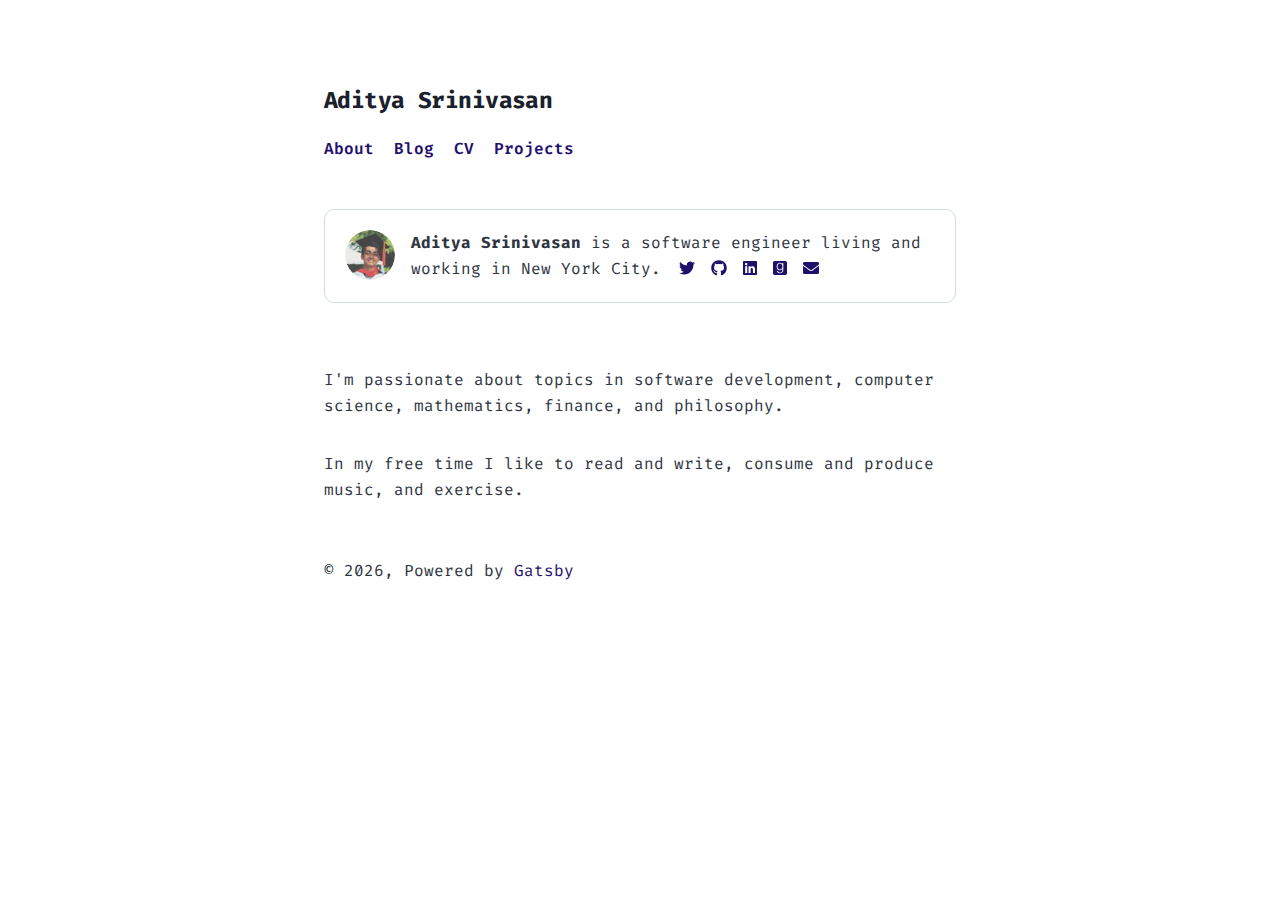
<file: about/index.html>
<!DOCTYPE html><html lang="en"><head><meta charSet="utf-8"/><meta http-equiv="x-ua-compatible" content="ie=edge"/><meta name="viewport" content="width=device-width, initial-scale=1, shrink-to-fit=no"/><style data-href="/styles.0b176cc73397bf88dc7b.css">@import url(https://fonts.googleapis.com/css2?family=Fira+Code&display=swap);@font-face{font-family:Montserrat;font-style:normal;font-display:swap;font-weight:100;src:local("Montserrat Thin "),local("Montserrat-Thin"),url(/static/montserrat-latin-100-191cc9f50f3b76b9617cb383f19acb7d.woff2) format("woff2"),url(/static/montserrat-latin-100-370318464551d5f25b0f0a78f374faac.woff) format("woff")}@font-face{font-family:Montserrat;font-style:italic;font-display:swap;font-weight:100;src:local("Montserrat Thin italic"),local("Montserrat-Thinitalic"),url(/static/montserrat-latin-100italic-bdeaeb79db315697bd173a55b097dc18.woff2) format("woff2"),url(/static/montserrat-latin-100italic-ecf7d49386e8f265878e735db34a7c4b.woff) format("woff")}@font-face{font-family:Montserrat;font-style:normal;font-display:swap;font-weight:200;src:local("Montserrat Extra Light "),local("Montserrat-Extra Light"),url(/static/montserrat-latin-200-85d5ef9db7f2dc6979172a4a3b2c57cb.woff2) format("woff2"),url(/static/montserrat-latin-200-1fc98e126a3d152549240e6244d7e669.woff) format("woff")}@font-face{font-family:Montserrat;font-style:italic;font-display:swap;font-weight:200;src:local("Montserrat Extra Light italic"),local("Montserrat-Extra Lightitalic"),url(/static/montserrat-latin-200italic-49095760a498d024fe1a85a078850df9.woff2) format("woff2"),url(/static/montserrat-latin-200italic-fe46cf8b9462c820457d3bf537e4057f.woff) format("woff")}@font-face{font-family:Montserrat;font-style:normal;font-display:swap;font-weight:300;src:local("Montserrat Light "),local("Montserrat-Light"),url(/static/montserrat-latin-300-7c3daf12b706645b5d3710f863a4da04.woff2) format("woff2"),url(/static/montserrat-latin-300-8dc95fab9cf98d02ca8d76e97d3dff60.woff) format("woff")}@font-face{font-family:Montserrat;font-style:italic;font-display:swap;font-weight:300;src:local("Montserrat Light italic"),local("Montserrat-Lightitalic"),url(/static/montserrat-latin-300italic-f20b178ca2024a5eac8e42e6649db86c.woff2) format("woff2"),url(/static/montserrat-latin-300italic-3fe16939288856e8e828fa2661bf2354.woff) format("woff")}@font-face{font-family:Montserrat;font-style:normal;font-display:swap;font-weight:400;src:local("Montserrat Regular "),local("Montserrat-Regular"),url(/static/montserrat-latin-400-bc3aa95dca08f5fee5291e34959c27bc.woff2) format("woff2"),url(/static/montserrat-latin-400-8102c4838f9e3d08dad644290a9cb701.woff) format("woff")}@font-face{font-family:Montserrat;font-style:italic;font-display:swap;font-weight:400;src:local("Montserrat Regular italic"),local("Montserrat-Regularitalic"),url(/static/montserrat-latin-400italic-5cad650422a7184467af5a4d17b264c4.woff2) format("woff2"),url(/static/montserrat-latin-400italic-d191f22af3bb50902b99ac577f81a322.woff) format("woff")}@font-face{font-family:Montserrat;font-style:normal;font-display:swap;font-weight:500;src:local("Montserrat Medium "),local("Montserrat-Medium"),url(/static/montserrat-latin-500-92d16e458625f4d2c8940f6bdca0ff09.woff2) format("woff2"),url(/static/montserrat-latin-500-8b763220218ffc11c57c84ddb80e7b26.woff) format("woff")}@font-face{font-family:Montserrat;font-style:italic;font-display:swap;font-weight:500;src:local("Montserrat Medium italic"),local("Montserrat-Mediumitalic"),url(/static/montserrat-latin-500italic-47bfcca6b69d6a9acca7a8bff17193e2.woff2) format("woff2"),url(/static/montserrat-latin-500italic-72c01f753c3940c0b9cb6bf2389caddf.woff) format("woff")}@font-face{font-family:Montserrat;font-style:normal;font-display:swap;font-weight:600;src:local("Montserrat SemiBold "),local("Montserrat-SemiBold"),url(/static/montserrat-latin-600-6fb1b5623e528e27c18658fecf5ee0ee.woff2) format("woff2"),url(/static/montserrat-latin-600-7c839d15a6f54e7025ba8c0c4b333e8f.woff) format("woff")}@font-face{font-family:Montserrat;font-style:italic;font-display:swap;font-weight:600;src:local("Montserrat SemiBold italic"),local("Montserrat-SemiBolditalic"),url(/static/montserrat-latin-600italic-60789af1c9338ed1a9546722ec54b4f7.woff2) format("woff2"),url(/static/montserrat-latin-600italic-f3d4de8d0afb19e777c79032ce828e3d.woff) format("woff")}@font-face{font-family:Montserrat;font-style:normal;font-display:swap;font-weight:700;src:local("Montserrat Bold "),local("Montserrat-Bold"),url(/static/montserrat-latin-700-39d93cf678c740f9f6b2b1cfde34bee3.woff2) format("woff2"),url(/static/montserrat-latin-700-80f10bd382f0df1cd650fec59f3c9394.woff) format("woff")}@font-face{font-family:Montserrat;font-style:italic;font-display:swap;font-weight:700;src:local("Montserrat Bold italic"),local("Montserrat-Bolditalic"),url(/static/montserrat-latin-700italic-ba136d97b14e82284dd595e257f11c47.woff2) format("woff2"),url(/static/montserrat-latin-700italic-8c98142b425630821139c24bd1698700.woff) format("woff")}@font-face{font-family:Montserrat;font-style:normal;font-display:swap;font-weight:800;src:local("Montserrat ExtraBold "),local("Montserrat-ExtraBold"),url(/static/montserrat-latin-800-b7018be9ed6cd94da8b6675b3a468c3b.woff2) format("woff2"),url(/static/montserrat-latin-800-9a9befcf50d64f9d2d19d8b1d1984add.woff) format("woff")}@font-face{font-family:Montserrat;font-style:italic;font-display:swap;font-weight:800;src:local("Montserrat ExtraBold italic"),local("Montserrat-ExtraBolditalic"),url(/static/montserrat-latin-800italic-540ffdd223d1a9ad3d4e678e1a23372e.woff2) format("woff2"),url(/static/montserrat-latin-800italic-897086f99f4e1f45e6b1e9368527d0bc.woff) format("woff")}@font-face{font-family:Montserrat;font-style:normal;font-display:swap;font-weight:900;src:local("Montserrat Black "),local("Montserrat-Black"),url(/static/montserrat-latin-900-58cd789700850375b834e8b6776002eb.woff2) format("woff2"),url(/static/montserrat-latin-900-26d42c9428780e545a540bbb50c84bce.woff) format("woff")}@font-face{font-family:Montserrat;font-style:italic;font-display:swap;font-weight:900;src:local("Montserrat Black italic"),local("Montserrat-Blackitalic"),url(/static/montserrat-latin-900italic-451157bc8861fe54f523b3669a3def71.woff2) format("woff2"),url(/static/montserrat-latin-900italic-a8ec4957e1c24f5793305763ad9845b3.woff) format("woff")}@font-face{font-family:Merriweather;font-style:normal;font-display:swap;font-weight:300;src:local("Merriweather Light "),local("Merriweather-Light"),url(/static/merriweather-latin-300-b1158cfcd4aacb9d8fb61625e37af46a.woff2) format("woff2"),url(/static/merriweather-latin-300-cc7de05e166e90320d7d896e0f72a19d.woff) format("woff")}@font-face{font-family:Merriweather;font-style:italic;font-display:swap;font-weight:300;src:local("Merriweather Light italic"),local("Merriweather-Lightitalic"),url(/static/merriweather-latin-300italic-8fe52a48089d6ebe46db0b8e7cc66263.woff2) format("woff2"),url(/static/merriweather-latin-300italic-e1331f5397c2a673f9d3765138debdb5.woff) format("woff")}@font-face{font-family:Merriweather;font-style:normal;font-display:swap;font-weight:400;src:local("Merriweather Regular "),local("Merriweather-Regular"),url(/static/merriweather-latin-400-8276fdb72ae8f4714d4e6eba704cc39f.woff2) format("woff2"),url(/static/merriweather-latin-400-69f09800f4f6479d06e44eba837df872.woff) format("woff")}@font-face{font-family:Merriweather;font-style:italic;font-display:swap;font-weight:400;src:local("Merriweather Regular italic"),local("Merriweather-Regularitalic"),url(/static/merriweather-latin-400italic-3a9be9ea9f7aa4af6de7307df21d9fc0.woff2) format("woff2"),url(/static/merriweather-latin-400italic-d76079ed7541a433a54f79316de086e9.woff) format("woff")}@font-face{font-family:Merriweather;font-style:normal;font-display:swap;font-weight:700;src:local("Merriweather Bold "),local("Merriweather-Bold"),url(/static/merriweather-latin-700-fa534be7ffa380e39a7f6e03bf9a5e03.woff2) format("woff2"),url(/static/merriweather-latin-700-ba56ea84b8084b7ff9677f50d3cd81bd.woff) format("woff")}@font-face{font-family:Merriweather;font-style:italic;font-display:swap;font-weight:700;src:local("Merriweather Bold italic"),local("Merriweather-Bolditalic"),url(/static/merriweather-latin-700italic-1ef5edaaa20ae53ea50399884c5e48c6.woff2) format("woff2"),url(/static/merriweather-latin-700italic-534bc9e7ce93c73d73426e46acd78092.woff) format("woff")}@font-face{font-family:Merriweather;font-style:normal;font-display:swap;font-weight:900;src:local("Merriweather Black "),local("Merriweather-Black"),url(/static/merriweather-latin-900-7528fb70e8a4a82c7305e72ff43ac25f.woff2) format("woff2"),url(/static/merriweather-latin-900-3799b6e2f5ed3fcccf9d7a708d7419fa.woff) format("woff")}@font-face{font-family:Merriweather;font-style:italic;font-display:swap;font-weight:900;src:local("Merriweather Black italic"),local("Merriweather-Blackitalic"),url(/static/merriweather-latin-900italic-e1b4d2aaa78e12ad84aaf8a56321e4c2.woff2) format("woff2"),url(/static/merriweather-latin-900italic-2ae22f731b3424e8dbb4b37f7ca6e708.woff) format("woff")}


/*! normalize.css v8.0.1 | MIT License | github.com/necolas/normalize.css */html{line-height:1.15;-webkit-text-size-adjust:100%}body{margin:0}main{display:block}h1{font-size:2em;margin:.67em 0}hr{box-sizing:content-box;height:0;overflow:visible}pre{font-family:monospace,monospace;font-size:1em}a{background-color:transparent}abbr[title]{border-bottom:none;text-decoration:underline;-webkit-text-decoration:underline dotted;text-decoration:underline dotted}b,strong{font-weight:bolder}code,kbd,samp{font-family:monospace,monospace;font-size:1em}small{font-size:80%}sub,sup{font-size:75%;line-height:0;position:relative;vertical-align:baseline}sub{bottom:-.25em}sup{top:-.5em}img{border-style:none}button,input,optgroup,select,textarea{font-family:inherit;font-size:100%;line-height:1.15;margin:0}button,input{overflow:visible}button,select{text-transform:none}[type=button],[type=reset],[type=submit],button{-webkit-appearance:button}[type=button]::-moz-focus-inner,[type=reset]::-moz-focus-inner,[type=submit]::-moz-focus-inner,button::-moz-focus-inner{border-style:none;padding:0}[type=button]:-moz-focusring,[type=reset]:-moz-focusring,[type=submit]:-moz-focusring,button:-moz-focusring{outline:1px dotted ButtonText}fieldset{padding:.35em .75em .625em}legend{box-sizing:border-box;color:inherit;display:table;max-width:100%;padding:0;white-space:normal}progress{vertical-align:baseline}textarea{overflow:auto}[type=checkbox],[type=radio]{box-sizing:border-box;padding:0}[type=number]::-webkit-inner-spin-button,[type=number]::-webkit-outer-spin-button{height:auto}[type=search]{-webkit-appearance:textfield;outline-offset:-2px}[type=search]::-webkit-search-decoration{-webkit-appearance:none}::-webkit-file-upload-button{-webkit-appearance:button;font:inherit}details{display:block}summary{display:list-item}[hidden]{display:none}:root{--maxWidth-none:"none";--maxWidth-xs:20rem;--maxWidth-sm:24rem;--maxWidth-md:28rem;--maxWidth-lg:32rem;--maxWidth-xl:36rem;--maxWidth-2xl:42rem;--maxWidth-3xl:48rem;--maxWidth-4xl:56rem;--maxWidth-full:"100%";--maxWidth-wrapper:var(--maxWidth-2xl);--spacing-px:"1px";--spacing-0:0;--spacing-1:0.25rem;--spacing-2:0.5rem;--spacing-3:0.75rem;--spacing-4:1rem;--spacing-5:1.25rem;--spacing-6:1.5rem;--spacing-8:2rem;--spacing-10:2.5rem;--spacing-12:3rem;--spacing-16:4rem;--spacing-20:5rem;--spacing-24:6rem;--spacing-32:8rem;--fontFamily:"Fira Code",monospace,"Apple Color Emoji","Segoe UI Emoji","Segoe UI Symbol","Noto Color Emoji";--font-body:var(--fontFamily);--font-heading:var(--fontFamily);--fontWeight-normal:400;--fontWeight-medium:500;--fontWeight-semibold:600;--fontWeight-bold:700;--fontWeight-extrabold:800;--fontWeight-black:900;--fontSize-root:16px;--lineHeight-none:1;--lineHeight-tight:1.1;--lineHeight-normal:1.5;--lineHeight-relaxed:1.625;--fontSize-0:0.833rem;--fontSize-1:1rem;--fontSize-2:1.2rem;--fontSize-3:1.44rem;--fontSize-4:1.728rem;--fontSize-5:2.074rem;--fontSize-6:2.488rem;--fontSize-7:2.986rem;--color-primary:#1f106c;--color-primary-light:#f9f8ff;--color-text:#2e353f;--color-text-light:#4f5969;--color-heading:#1a202c;--color-heading-black:#000;--color-accent:#d1dce5;--color-warning:#fffaec;--color-warning-dark:#d4ad5a;--color-link:rgba(255,217,161,0.4823529411764706);--color-bookish-tag:#fae2d3;--color-bookish-tag-text:#e76337;--color-project-tag:#e1e9fd;--color-project-tag-text:#4495c6;--color-compilers-tag:#dbd9e6;--color-compilers-tag-text:#32373e;--color-hardware-tag:#dffdd5;--color-hardware-tag-text:#53b671;--color-computer-vision-tag:#fbecef;--color-computer-vision-tag-text:#c53451;--color-default-tag:#eaeaea;--color-default-tag-text:#555;--borderRadius:10px}*,:after,:before{box-sizing:border-box}html{line-height:var(--lineHeight-normal);font-size:var(--fontSize-root);-webkit-font-smoothing:antialiased;-moz-osx-font-smoothing:grayscale}body{font-family:var(--font-body);font-size:var(--fontSize-1);color:var(--color-text)}footer{padding:var(--spacing-6) var(--spacing-0)}hr{background:var(--color-accent);height:1px;border:0;margin-bottom:var(--spacing-8)}h1,h2,h3,h4,h5,h6{font-family:var(--font-heading);margin-top:var(--spacing-12);margin-bottom:var(--spacing-6);line-height:var(--lineHeight-tight);letter-spacing:-.025em}h2,h3,h4,h5,h6{font-weight:var(--fontWeight-bold);color:var(--color-heading)}h1{font-weight:var(--fontWeight-black);font-size:var(--fontSize-6);color:var(--color-heading-black)}h2{font-size:var(--fontSize-5)}h3{font-size:var(--fontSize-4)}h4{font-size:var(--fontSize-3)}h5{font-size:var(--fontSize-2)}h6{font-size:var(--fontSize-1)}h1>a,h2>a,h3>a,h4>a,h5>a,h6>a{color:inherit;text-decoration:none}p{line-height:var(--lineHeight-relaxed);--baseline-multiplier:0.179;--x-height-multiplier:0.35;margin:var(--spacing-0) var(--spacing-0) var(--spacing-8) var(--spacing-0)}ol,p,ul{padding:var(--spacing-0)}ol,ul{margin-left:var(--spacing-0);margin-right:var(--spacing-0);margin-bottom:var(--spacing-8);list-style-position:outside;list-style-image:none}ol li,ul li{padding-left:var(--spacing-0)}li>p,ol li,ul li{margin-bottom:calc(var(--spacing-8)/2)}li :last-child{margin-bottom:var(--spacing-0)}li>ul{margin-left:var(--spacing-8);margin-top:calc(var(--spacing-8)/2)}blockquote{color:var(--color-text-light);margin-left:calc(var(--spacing-6)*-1);margin-right:var(--spacing-8);padding:var(--spacing-0) var(--spacing-0) var(--spacing-0) var(--spacing-6);border-left:var(--spacing-1) solid var(--color-primary);font-size:var(--fontSize-2);font-style:italic;margin-bottom:var(--spacing-8)}blockquote>:last-child{margin-bottom:var(--spacing-0)}blockquote>ol,blockquote>ul{list-style-position:inside}table{width:100%;margin-bottom:var(--spacing-8);border-collapse:collapse;border-spacing:.25rem}table thead tr th{border-bottom:1px solid var(--color-accent)}a{color:var(--color-primary)}a,a:focus,a:hover{text-decoration:none}.global-wrapper{margin:var(--spacing-0) auto;max-width:var(--maxWidth-wrapper);padding:var(--spacing-10) var(--spacing-5)}.global-wrapper[data-is-root-path=true] .bio{margin-bottom:var(--spacing-20)}.global-header{margin-bottom:var(--spacing-12)}.global-header>a{margin-right:20px;font-weight:var(--fontWeight-semibold)}.main-heading{font-size:var(--fontSize-7);margin:0}.post-list-item{margin-bottom:var(--spacing-8);margin-top:var(--spacing-16)}.post-list-item p{margin-bottom:var(--spacing-0)}.post-list-item h4{color:var(--color-primary);margin-bottom:var(--spacing-2);margin-top:var(--spacing-0)}.post-list-item header{margin-bottom:var(--spacing-4)}.header-link-home{font-weight:var(--fontWeight-bold);font-family:var(--font-heading);text-decoration:none;font-size:var(--fontSize-2)}.tags{margin-top:var(--spacing-2)}.tag{padding:var(--spacing-1) var(--spacing-2);margin-right:var(--spacing-2);border-radius:var(--borderRadius);text-transform:uppercase;opacity:1;background:var(--color-default-tag);color:var(--color-default-tag-text);outline:none}.tag-inactive{opacity:.5}.tag-clickable{cursor:pointer}.tag-bookish{background:var(--color-bookish-tag);color:var(--color-bookish-tag-text)}.tag-project{background:var(--color-project-tag);color:var(--color-project-tag-text)}.tag-compilers{background:var(--color-compilers-tag);color:var(--color-compilers-tag-text)}.tag-hardware{background:var(--color-hardware-tag);color:var(--color-hardware-tag-text)}.tag-computer-vision{background:var(--color-computer-vision-tag);color:var(--color-computer-vision-tag-text)}.bio{display:flex;margin-bottom:var(--spacing-16);padding:var(--spacing-5);border:1px solid var(--color-accent);border-radius:var(--borderRadius)}.bio-avatar,.bio p{margin-bottom:var(--spacing-0)}.bio-avatar{margin-right:var(--spacing-4);min-width:50px;border-radius:100%}.bio-social-link{padding:var(--spacing-0) var(--spacing-2)}.blog-post header{margin-bottom:var(--spacing-8)}.blog-post header h1{margin:var(--spacing-0) var(--spacing-0) var(--spacing-4) var(--spacing-0)}.blog-post header p{font-size:var(--fontSize-2);font-family:var(--font-heading)}.blog-post-nav ul{margin:var(--spacing-0)}.blog-post-body a{color:var(--color-primary);font-weight:var(--fontWeight-semibold);text-decoration:none;transition:all .1s ease-in-out;box-shadow:inset 0 -.07em 0 var(--color-link)}.blog-post-body a:focus,.blog-post-body a:hover{text-decoration:none;box-shadow:inset 0 -.85em 0 var(--color-link)}.updated-on{font-size:var(--fontSize-0);color:var(--color-text-light)}.bookish-header{background-color:var(--color-warning);padding:var(--spacing-4);border:1px solid var(--color-warning-dark);border-radius:var(--borderRadius)}.inline-image{width:270px;float:left;margin-right:var(--spacing-4)}.before-after{display:flex}.before-after *{width:100%}@media (max-width:42rem){blockquote{padding:var(--spacing-0) var(--spacing-0) var(--spacing-0) var(--spacing-4);margin-left:var(--spacing-0)}ol,ul{list-style-position:inside}}code[class*=language-],pre[class*=language-]{color:#000;background:none;text-shadow:0 1px #fff;font-family:Consolas,Monaco,Andale Mono,Ubuntu Mono,monospace;font-size:1em;text-align:left;white-space:pre;word-spacing:normal;word-break:normal;word-wrap:normal;line-height:1.5;-moz-tab-size:4;-o-tab-size:4;tab-size:4;-webkit-hyphens:none;-ms-hyphens:none;hyphens:none}code[class*=language-]::selection,code[class*=language-] ::selection,pre[class*=language-]::selection,pre[class*=language-] ::selection{text-shadow:none;background:#b3d4fc}@media print{code[class*=language-],pre[class*=language-]{text-shadow:none}}pre[class*=language-]{padding:1em;margin:.5em 0;overflow:auto}:not(pre)>code[class*=language-],pre[class*=language-]{background:#f5f2f0}:not(pre)>code[class*=language-]{padding:.1em;border-radius:.3em;white-space:normal}.token.cdata,.token.comment,.token.doctype,.token.prolog{color:#708090}.token.punctuation{color:#999}.token.namespace{opacity:.7}.token.boolean,.token.constant,.token.deleted,.token.number,.token.property,.token.symbol,.token.tag{color:#905}.token.attr-name,.token.builtin,.token.char,.token.inserted,.token.selector,.token.string{color:#690}.language-css .token.string,.style .token.string,.token.entity,.token.operator,.token.url{color:#9a6e3a;background:hsla(0,0%,100%,.5)}.token.atrule,.token.attr-value,.token.keyword{color:#07a}.token.class-name,.token.function{color:#dd4a68}.token.important,.token.regex,.token.variable{color:#e90}.token.bold,.token.important{font-weight:700}.token.italic{font-style:italic}.token.entity{cursor:help}@font-face{font-family:KaTeX_AMS;src:url(/static/KaTeX_AMS-Regular-e78e28b4834954df047e4925e9dbf354.woff2) format("woff2"),url(/static/KaTeX_AMS-Regular-7f06b4e30317f784d61d26686aed0ab2.woff) format("woff"),url(/static/KaTeX_AMS-Regular-aaf4eee9fba9907d61c3935e0b6a54ae.ttf) format("truetype");font-weight:400;font-style:normal}@font-face{font-family:KaTeX_Caligraphic;src:url(/static/KaTeX_Caligraphic-Bold-4ec58befa687e9752c3c91cd9bcf1bcb.woff2) format("woff2"),url(/static/KaTeX_Caligraphic-Bold-1e802ca9dedc4ed4e3c6f645e4316128.woff) format("woff"),url(/static/KaTeX_Caligraphic-Bold-021dd4dc61ee5f5cdf315f43b48c094b.ttf) format("truetype");font-weight:700;font-style:normal}@font-face{font-family:KaTeX_Caligraphic;src:url(/static/KaTeX_Caligraphic-Regular-7edb53b6693d75b8a2232481eea1a52c.woff2) format("woff2"),url(/static/KaTeX_Caligraphic-Regular-d3b46c3a530116933081d9d74e3e9fe8.woff) format("woff"),url(/static/KaTeX_Caligraphic-Regular-d49f2d55ce4f40f982d8ba63d746fbf9.ttf) format("truetype");font-weight:400;font-style:normal}@font-face{font-family:KaTeX_Fraktur;src:url(/static/KaTeX_Fraktur-Bold-d5b59ec9764e10f4a82369ae29f3ac58.woff2) format("woff2"),url(/static/KaTeX_Fraktur-Bold-c4c8cab7d5be97b2bb283e531c077355.woff) format("woff"),url(/static/KaTeX_Fraktur-Bold-a31e7cba7b7221ebf1a2ae545fb306b2.ttf) format("truetype");font-weight:700;font-style:normal}@font-face{font-family:KaTeX_Fraktur;src:url(/static/KaTeX_Fraktur-Regular-32a5339eb809f381a7357ba56f82aab3.woff2) format("woff2"),url(/static/KaTeX_Fraktur-Regular-b7d9c46bff5d51da6209e355cc4a235d.woff) format("woff"),url(/static/KaTeX_Fraktur-Regular-a48dad4f58c82e38a10da0ceebb86370.ttf) format("truetype");font-weight:400;font-style:normal}@font-face{font-family:KaTeX_Main;src:url(/static/KaTeX_Main-Bold-8e1e01c4b1207c0a383d9a2b4f86e637.woff2) format("woff2"),url(/static/KaTeX_Main-Bold-22086eb5d97009c3e99bcc1d16ce6865.woff) format("woff"),url(/static/KaTeX_Main-Bold-9ceff51b3cb7ce6eb4e8efa8163a1472.ttf) format("truetype");font-weight:700;font-style:normal}@font-face{font-family:KaTeX_Main;src:url(/static/KaTeX_Main-BoldItalic-284a17fe5baf72ff8217d4c7e70c0f82.woff2) format("woff2"),url(/static/KaTeX_Main-BoldItalic-4c57dbc44bfff1fdf08a59cf556fdab3.woff) format("woff"),url(/static/KaTeX_Main-BoldItalic-e8b44b990516dab7937bf240fde8b46a.ttf) format("truetype");font-weight:700;font-style:italic}@font-face{font-family:KaTeX_Main;src:url(/static/KaTeX_Main-Italic-e533d5a2506cf053cd671b335ec04dde.woff2) format("woff2"),url(/static/KaTeX_Main-Italic-99be0e10c38cd42466e6fe1665ef9536.woff) format("woff"),url(/static/KaTeX_Main-Italic-29c86397e75cdcb3135af8295f1c2e28.ttf) format("truetype");font-weight:400;font-style:italic}@font-face{font-family:KaTeX_Main;src:url(/static/KaTeX_Main-Regular-5c734d78610fa35282f3379f866707f2.woff2) format("woff2"),url(/static/KaTeX_Main-Regular-b741441f6d71014d0453ca3ebc884dd4.woff) format("woff"),url(/static/KaTeX_Main-Regular-5c94aef490324b0925dbe5f643e8fd04.ttf) format("truetype");font-weight:400;font-style:normal}@font-face{font-family:KaTeX_Math;src:url(/static/KaTeX_Math-BoldItalic-d747bd1e7a6a43864285edd73dcde253.woff2) format("woff2"),url(/static/KaTeX_Math-BoldItalic-b13731ef4e2bfc3d8d859271e39550fc.woff) format("woff"),url(/static/KaTeX_Math-BoldItalic-9a2834a9ff8ab411153571e0e55ac693.ttf) format("truetype");font-weight:700;font-style:italic}@font-face{font-family:KaTeX_Math;src:url(/static/KaTeX_Math-Italic-4ad08b826b8065e1eab85324d726538c.woff2) format("woff2"),url(/static/KaTeX_Math-Italic-f0303906c2a67ac63bf1e8ccd638a89e.woff) format("woff"),url(/static/KaTeX_Math-Italic-291e76b8871b84560701bd29f9d1dcc7.ttf) format("truetype");font-weight:400;font-style:italic}@font-face{font-family:"KaTeX_SansSerif";src:url(/static/KaTeX_SansSerif-Bold-6e0830bee40435e72165345e0682fbfc.woff2) format("woff2"),url(/static/KaTeX_SansSerif-Bold-3fb419559955e3ce75619f1a5e8c6c84.woff) format("woff"),url(/static/KaTeX_SansSerif-Bold-7dc027cba9f7b11ec92af4a311372a85.ttf) format("truetype");font-weight:700;font-style:normal}@font-face{font-family:"KaTeX_SansSerif";src:url(/static/KaTeX_SansSerif-Italic-fba01c9c6fb2866a0f95bcacb2c187a5.woff2) format("woff2"),url(/static/KaTeX_SansSerif-Italic-727a9b0d97d72d2fc0228fe4e07fb4d8.woff) format("woff"),url(/static/KaTeX_SansSerif-Italic-4059868e460d2d2e6be18e180d20c43d.ttf) format("truetype");font-weight:400;font-style:italic}@font-face{font-family:"KaTeX_SansSerif";src:url(/static/KaTeX_SansSerif-Regular-d929cd671b19f0cfea55b6200fb47461.woff2) format("woff2"),url(/static/KaTeX_SansSerif-Regular-2555754a67062cac3a0913b715ab982f.woff) format("woff"),url(/static/KaTeX_SansSerif-Regular-5c58d168c0b66d2c32234a6718e74dfb.ttf) format("truetype");font-weight:400;font-style:normal}@font-face{font-family:KaTeX_Script;src:url(/static/KaTeX_Script-Regular-755e2491f13b5269f0afd5a56f7aa692.woff2) format("woff2"),url(/static/KaTeX_Script-Regular-d524c9a5b62a17f98f4a97af37fea735.woff) format("woff"),url(/static/KaTeX_Script-Regular-d12ea9efb375f9dc331f562e69892638.ttf) format("truetype");font-weight:400;font-style:normal}@font-face{font-family:KaTeX_Size1;src:url([data-uri]) format("woff2"),url([data-uri]) format("woff"),url(/static/KaTeX_Size1-Regular-7342d45b052c3a2abc21049959fbab7f.ttf) format("truetype");font-weight:400;font-style:normal}@font-face{font-family:KaTeX_Size2;src:url([data-uri]) format("woff2"),url([data-uri]) format("woff"),url(/static/KaTeX_Size2-Regular-eb130dcc661de766c999c60ba1525a88.ttf) format("truetype");font-weight:400;font-style:normal}@font-face{font-family:KaTeX_Size3;src:url([data-uri]) format("woff2"),url([data-uri]) format("woff"),url([data-uri]) format("truetype");font-weight:400;font-style:normal}@font-face{font-family:KaTeX_Size4;src:url([data-uri]) format("woff2"),url([data-uri]) format("woff"),url(/static/KaTeX_Size4-Regular-ad7672524b64b730dfd176140a8945cb.ttf) format("truetype");font-weight:400;font-style:normal}@font-face{font-family:KaTeX_Typewriter;src:url(/static/KaTeX_Typewriter-Regular-6cc31ea5c223c88705a13727a71417fa.woff2) format("woff2"),url(/static/KaTeX_Typewriter-Regular-3fe216d2a5f736c560cde71984554b64.woff) format("woff"),url(/static/KaTeX_Typewriter-Regular-257023560753aeb0b89b7e434d3da17f.ttf) format("truetype");font-weight:400;font-style:normal}.katex{font:normal 1.21em KaTeX_Main,Times New Roman,serif;line-height:1.2;text-indent:0;text-rendering:auto}.katex *{-ms-high-contrast-adjust:none!important}.katex .katex-version:after{content:"0.10.2"}.katex .katex-mathml{position:absolute;clip:rect(1px,1px,1px,1px);padding:0;border:0;height:1px;width:1px;overflow:hidden}.katex .katex-html>.newline{display:block}.katex .base{position:relative;white-space:nowrap;width:-webkit-min-content;width:min-content}.katex .base,.katex .strut{display:inline-block}.katex .textbf{font-weight:700}.katex .textit{font-style:italic}.katex .textrm{font-family:KaTeX_Main}.katex .textsf{font-family:KaTeX_SansSerif}.katex .texttt{font-family:KaTeX_Typewriter}.katex .mathdefault{font-family:KaTeX_Math;font-style:italic}.katex .mathit{font-family:KaTeX_Main;font-style:italic}.katex .mathrm{font-style:normal}.katex .mathbf{font-family:KaTeX_Main;font-weight:700}.katex .boldsymbol{font-family:KaTeX_Math;font-weight:700;font-style:italic}.katex .amsrm,.katex .mathbb,.katex .textbb{font-family:KaTeX_AMS}.katex .mathcal{font-family:KaTeX_Caligraphic}.katex .mathfrak,.katex .textfrak{font-family:KaTeX_Fraktur}.katex .mathtt{font-family:KaTeX_Typewriter}.katex .mathscr,.katex .textscr{font-family:KaTeX_Script}.katex .mathsf,.katex .textsf{font-family:KaTeX_SansSerif}.katex .mathboldsf,.katex .textboldsf{font-family:KaTeX_SansSerif;font-weight:700}.katex .mathitsf,.katex .textitsf{font-family:KaTeX_SansSerif;font-style:italic}.katex .mainrm{font-family:KaTeX_Main;font-style:normal}.katex .vlist-t{display:inline-table;table-layout:fixed}.katex .vlist-r{display:table-row}.katex .vlist{display:table-cell;vertical-align:bottom;position:relative}.katex .vlist>span{display:block;height:0;position:relative}.katex .vlist>span>span{display:inline-block}.katex .vlist>span>.pstrut{overflow:hidden;width:0}.katex .vlist-t2{margin-right:-2px}.katex .vlist-s{display:table-cell;vertical-align:bottom;font-size:1px;width:2px;min-width:2px}.katex .msupsub{text-align:left}.katex .mfrac>span>span{text-align:center}.katex .mfrac .frac-line{display:inline-block;width:100%;border-bottom-style:solid}.katex .hdashline,.katex .hline,.katex .mfrac .frac-line,.katex .overline .overline-line,.katex .rule,.katex .underline .underline-line{min-height:1px}.katex .mspace{display:inline-block}.katex .clap,.katex .llap,.katex .rlap{width:0;position:relative}.katex .clap>.inner,.katex .llap>.inner,.katex .rlap>.inner{position:absolute}.katex .clap>.fix,.katex .llap>.fix,.katex .rlap>.fix{display:inline-block}.katex .llap>.inner{right:0}.katex .clap>.inner,.katex .rlap>.inner{left:0}.katex .clap>.inner>span{margin-left:-50%;margin-right:50%}.katex .rule{display:inline-block;border:0 solid;position:relative}.katex .hline,.katex .overline .overline-line,.katex .underline .underline-line{display:inline-block;width:100%;border-bottom-style:solid}.katex .hdashline{display:inline-block;width:100%;border-bottom-style:dashed}.katex .sqrt>.root{margin-left:.27777778em;margin-right:-.55555556em}.katex .fontsize-ensurer,.katex .sizing{display:inline-block}.katex .fontsize-ensurer.reset-size1.size1,.katex .sizing.reset-size1.size1{font-size:1em}.katex .fontsize-ensurer.reset-size1.size2,.katex .sizing.reset-size1.size2{font-size:1.2em}.katex .fontsize-ensurer.reset-size1.size3,.katex .sizing.reset-size1.size3{font-size:1.4em}.katex .fontsize-ensurer.reset-size1.size4,.katex .sizing.reset-size1.size4{font-size:1.6em}.katex .fontsize-ensurer.reset-size1.size5,.katex .sizing.reset-size1.size5{font-size:1.8em}.katex .fontsize-ensurer.reset-size1.size6,.katex .sizing.reset-size1.size6{font-size:2em}.katex .fontsize-ensurer.reset-size1.size7,.katex .sizing.reset-size1.size7{font-size:2.4em}.katex .fontsize-ensurer.reset-size1.size8,.katex .sizing.reset-size1.size8{font-size:2.88em}.katex .fontsize-ensurer.reset-size1.size9,.katex .sizing.reset-size1.size9{font-size:3.456em}.katex .fontsize-ensurer.reset-size1.size10,.katex .sizing.reset-size1.size10{font-size:4.148em}.katex .fontsize-ensurer.reset-size1.size11,.katex .sizing.reset-size1.size11{font-size:4.976em}.katex .fontsize-ensurer.reset-size2.size1,.katex .sizing.reset-size2.size1{font-size:.83333333em}.katex .fontsize-ensurer.reset-size2.size2,.katex .sizing.reset-size2.size2{font-size:1em}.katex .fontsize-ensurer.reset-size2.size3,.katex .sizing.reset-size2.size3{font-size:1.16666667em}.katex .fontsize-ensurer.reset-size2.size4,.katex .sizing.reset-size2.size4{font-size:1.33333333em}.katex .fontsize-ensurer.reset-size2.size5,.katex .sizing.reset-size2.size5{font-size:1.5em}.katex .fontsize-ensurer.reset-size2.size6,.katex .sizing.reset-size2.size6{font-size:1.66666667em}.katex .fontsize-ensurer.reset-size2.size7,.katex .sizing.reset-size2.size7{font-size:2em}.katex .fontsize-ensurer.reset-size2.size8,.katex .sizing.reset-size2.size8{font-size:2.4em}.katex .fontsize-ensurer.reset-size2.size9,.katex .sizing.reset-size2.size9{font-size:2.88em}.katex .fontsize-ensurer.reset-size2.size10,.katex .sizing.reset-size2.size10{font-size:3.45666667em}.katex .fontsize-ensurer.reset-size2.size11,.katex .sizing.reset-size2.size11{font-size:4.14666667em}.katex .fontsize-ensurer.reset-size3.size1,.katex .sizing.reset-size3.size1{font-size:.71428571em}.katex .fontsize-ensurer.reset-size3.size2,.katex .sizing.reset-size3.size2{font-size:.85714286em}.katex .fontsize-ensurer.reset-size3.size3,.katex .sizing.reset-size3.size3{font-size:1em}.katex .fontsize-ensurer.reset-size3.size4,.katex .sizing.reset-size3.size4{font-size:1.14285714em}.katex .fontsize-ensurer.reset-size3.size5,.katex .sizing.reset-size3.size5{font-size:1.28571429em}.katex .fontsize-ensurer.reset-size3.size6,.katex .sizing.reset-size3.size6{font-size:1.42857143em}.katex .fontsize-ensurer.reset-size3.size7,.katex .sizing.reset-size3.size7{font-size:1.71428571em}.katex .fontsize-ensurer.reset-size3.size8,.katex .sizing.reset-size3.size8{font-size:2.05714286em}.katex .fontsize-ensurer.reset-size3.size9,.katex .sizing.reset-size3.size9{font-size:2.46857143em}.katex .fontsize-ensurer.reset-size3.size10,.katex .sizing.reset-size3.size10{font-size:2.96285714em}.katex .fontsize-ensurer.reset-size3.size11,.katex .sizing.reset-size3.size11{font-size:3.55428571em}.katex .fontsize-ensurer.reset-size4.size1,.katex .sizing.reset-size4.size1{font-size:.625em}.katex .fontsize-ensurer.reset-size4.size2,.katex .sizing.reset-size4.size2{font-size:.75em}.katex .fontsize-ensurer.reset-size4.size3,.katex .sizing.reset-size4.size3{font-size:.875em}.katex .fontsize-ensurer.reset-size4.size4,.katex .sizing.reset-size4.size4{font-size:1em}.katex .fontsize-ensurer.reset-size4.size5,.katex .sizing.reset-size4.size5{font-size:1.125em}.katex .fontsize-ensurer.reset-size4.size6,.katex .sizing.reset-size4.size6{font-size:1.25em}.katex .fontsize-ensurer.reset-size4.size7,.katex .sizing.reset-size4.size7{font-size:1.5em}.katex .fontsize-ensurer.reset-size4.size8,.katex .sizing.reset-size4.size8{font-size:1.8em}.katex .fontsize-ensurer.reset-size4.size9,.katex .sizing.reset-size4.size9{font-size:2.16em}.katex .fontsize-ensurer.reset-size4.size10,.katex .sizing.reset-size4.size10{font-size:2.5925em}.katex .fontsize-ensurer.reset-size4.size11,.katex .sizing.reset-size4.size11{font-size:3.11em}.katex .fontsize-ensurer.reset-size5.size1,.katex .sizing.reset-size5.size1{font-size:.55555556em}.katex .fontsize-ensurer.reset-size5.size2,.katex .sizing.reset-size5.size2{font-size:.66666667em}.katex .fontsize-ensurer.reset-size5.size3,.katex .sizing.reset-size5.size3{font-size:.77777778em}.katex .fontsize-ensurer.reset-size5.size4,.katex .sizing.reset-size5.size4{font-size:.88888889em}.katex .fontsize-ensurer.reset-size5.size5,.katex .sizing.reset-size5.size5{font-size:1em}.katex .fontsize-ensurer.reset-size5.size6,.katex .sizing.reset-size5.size6{font-size:1.11111111em}.katex .fontsize-ensurer.reset-size5.size7,.katex .sizing.reset-size5.size7{font-size:1.33333333em}.katex .fontsize-ensurer.reset-size5.size8,.katex .sizing.reset-size5.size8{font-size:1.6em}.katex .fontsize-ensurer.reset-size5.size9,.katex .sizing.reset-size5.size9{font-size:1.92em}.katex .fontsize-ensurer.reset-size5.size10,.katex .sizing.reset-size5.size10{font-size:2.30444444em}.katex .fontsize-ensurer.reset-size5.size11,.katex .sizing.reset-size5.size11{font-size:2.76444444em}.katex .fontsize-ensurer.reset-size6.size1,.katex .sizing.reset-size6.size1{font-size:.5em}.katex .fontsize-ensurer.reset-size6.size2,.katex .sizing.reset-size6.size2{font-size:.6em}.katex .fontsize-ensurer.reset-size6.size3,.katex .sizing.reset-size6.size3{font-size:.7em}.katex .fontsize-ensurer.reset-size6.size4,.katex .sizing.reset-size6.size4{font-size:.8em}.katex .fontsize-ensurer.reset-size6.size5,.katex .sizing.reset-size6.size5{font-size:.9em}.katex .fontsize-ensurer.reset-size6.size6,.katex .sizing.reset-size6.size6{font-size:1em}.katex .fontsize-ensurer.reset-size6.size7,.katex .sizing.reset-size6.size7{font-size:1.2em}.katex .fontsize-ensurer.reset-size6.size8,.katex .sizing.reset-size6.size8{font-size:1.44em}.katex .fontsize-ensurer.reset-size6.size9,.katex .sizing.reset-size6.size9{font-size:1.728em}.katex .fontsize-ensurer.reset-size6.size10,.katex .sizing.reset-size6.size10{font-size:2.074em}.katex .fontsize-ensurer.reset-size6.size11,.katex .sizing.reset-size6.size11{font-size:2.488em}.katex .fontsize-ensurer.reset-size7.size1,.katex .sizing.reset-size7.size1{font-size:.41666667em}.katex .fontsize-ensurer.reset-size7.size2,.katex .sizing.reset-size7.size2{font-size:.5em}.katex .fontsize-ensurer.reset-size7.size3,.katex .sizing.reset-size7.size3{font-size:.58333333em}.katex .fontsize-ensurer.reset-size7.size4,.katex .sizing.reset-size7.size4{font-size:.66666667em}.katex .fontsize-ensurer.reset-size7.size5,.katex .sizing.reset-size7.size5{font-size:.75em}.katex .fontsize-ensurer.reset-size7.size6,.katex .sizing.reset-size7.size6{font-size:.83333333em}.katex .fontsize-ensurer.reset-size7.size7,.katex .sizing.reset-size7.size7{font-size:1em}.katex .fontsize-ensurer.reset-size7.size8,.katex .sizing.reset-size7.size8{font-size:1.2em}.katex .fontsize-ensurer.reset-size7.size9,.katex .sizing.reset-size7.size9{font-size:1.44em}.katex .fontsize-ensurer.reset-size7.size10,.katex .sizing.reset-size7.size10{font-size:1.72833333em}.katex .fontsize-ensurer.reset-size7.size11,.katex .sizing.reset-size7.size11{font-size:2.07333333em}.katex .fontsize-ensurer.reset-size8.size1,.katex .sizing.reset-size8.size1{font-size:.34722222em}.katex .fontsize-ensurer.reset-size8.size2,.katex .sizing.reset-size8.size2{font-size:.41666667em}.katex .fontsize-ensurer.reset-size8.size3,.katex .sizing.reset-size8.size3{font-size:.48611111em}.katex .fontsize-ensurer.reset-size8.size4,.katex .sizing.reset-size8.size4{font-size:.55555556em}.katex .fontsize-ensurer.reset-size8.size5,.katex .sizing.reset-size8.size5{font-size:.625em}.katex .fontsize-ensurer.reset-size8.size6,.katex .sizing.reset-size8.size6{font-size:.69444444em}.katex .fontsize-ensurer.reset-size8.size7,.katex .sizing.reset-size8.size7{font-size:.83333333em}.katex .fontsize-ensurer.reset-size8.size8,.katex .sizing.reset-size8.size8{font-size:1em}.katex .fontsize-ensurer.reset-size8.size9,.katex .sizing.reset-size8.size9{font-size:1.2em}.katex .fontsize-ensurer.reset-size8.size10,.katex .sizing.reset-size8.size10{font-size:1.44027778em}.katex .fontsize-ensurer.reset-size8.size11,.katex .sizing.reset-size8.size11{font-size:1.72777778em}.katex .fontsize-ensurer.reset-size9.size1,.katex .sizing.reset-size9.size1{font-size:.28935185em}.katex .fontsize-ensurer.reset-size9.size2,.katex .sizing.reset-size9.size2{font-size:.34722222em}.katex .fontsize-ensurer.reset-size9.size3,.katex .sizing.reset-size9.size3{font-size:.40509259em}.katex .fontsize-ensurer.reset-size9.size4,.katex .sizing.reset-size9.size4{font-size:.46296296em}.katex .fontsize-ensurer.reset-size9.size5,.katex .sizing.reset-size9.size5{font-size:.52083333em}.katex .fontsize-ensurer.reset-size9.size6,.katex .sizing.reset-size9.size6{font-size:.5787037em}.katex .fontsize-ensurer.reset-size9.size7,.katex .sizing.reset-size9.size7{font-size:.69444444em}.katex .fontsize-ensurer.reset-size9.size8,.katex .sizing.reset-size9.size8{font-size:.83333333em}.katex .fontsize-ensurer.reset-size9.size9,.katex .sizing.reset-size9.size9{font-size:1em}.katex .fontsize-ensurer.reset-size9.size10,.katex .sizing.reset-size9.size10{font-size:1.20023148em}.katex .fontsize-ensurer.reset-size9.size11,.katex .sizing.reset-size9.size11{font-size:1.43981481em}.katex .fontsize-ensurer.reset-size10.size1,.katex .sizing.reset-size10.size1{font-size:.24108004em}.katex .fontsize-ensurer.reset-size10.size2,.katex .sizing.reset-size10.size2{font-size:.28929605em}.katex .fontsize-ensurer.reset-size10.size3,.katex .sizing.reset-size10.size3{font-size:.33751205em}.katex .fontsize-ensurer.reset-size10.size4,.katex .sizing.reset-size10.size4{font-size:.38572806em}.katex .fontsize-ensurer.reset-size10.size5,.katex .sizing.reset-size10.size5{font-size:.43394407em}.katex .fontsize-ensurer.reset-size10.size6,.katex .sizing.reset-size10.size6{font-size:.48216008em}.katex .fontsize-ensurer.reset-size10.size7,.katex .sizing.reset-size10.size7{font-size:.57859209em}.katex .fontsize-ensurer.reset-size10.size8,.katex .sizing.reset-size10.size8{font-size:.69431051em}.katex .fontsize-ensurer.reset-size10.size9,.katex .sizing.reset-size10.size9{font-size:.83317261em}.katex .fontsize-ensurer.reset-size10.size10,.katex .sizing.reset-size10.size10{font-size:1em}.katex .fontsize-ensurer.reset-size10.size11,.katex .sizing.reset-size10.size11{font-size:1.19961427em}.katex .fontsize-ensurer.reset-size11.size1,.katex .sizing.reset-size11.size1{font-size:.20096463em}.katex .fontsize-ensurer.reset-size11.size2,.katex .sizing.reset-size11.size2{font-size:.24115756em}.katex .fontsize-ensurer.reset-size11.size3,.katex .sizing.reset-size11.size3{font-size:.28135048em}.katex .fontsize-ensurer.reset-size11.size4,.katex .sizing.reset-size11.size4{font-size:.32154341em}.katex .fontsize-ensurer.reset-size11.size5,.katex .sizing.reset-size11.size5{font-size:.36173633em}.katex .fontsize-ensurer.reset-size11.size6,.katex .sizing.reset-size11.size6{font-size:.40192926em}.katex .fontsize-ensurer.reset-size11.size7,.katex .sizing.reset-size11.size7{font-size:.48231511em}.katex .fontsize-ensurer.reset-size11.size8,.katex .sizing.reset-size11.size8{font-size:.57877814em}.katex .fontsize-ensurer.reset-size11.size9,.katex .sizing.reset-size11.size9{font-size:.69453376em}.katex .fontsize-ensurer.reset-size11.size10,.katex .sizing.reset-size11.size10{font-size:.83360129em}.katex .fontsize-ensurer.reset-size11.size11,.katex .sizing.reset-size11.size11{font-size:1em}.katex .delimsizing.size1{font-family:KaTeX_Size1}.katex .delimsizing.size2{font-family:KaTeX_Size2}.katex .delimsizing.size3{font-family:KaTeX_Size3}.katex .delimsizing.size4{font-family:KaTeX_Size4}.katex .delimsizing.mult .delim-size1>span{font-family:KaTeX_Size1}.katex .delimsizing.mult .delim-size4>span{font-family:KaTeX_Size4}.katex .nulldelimiter{display:inline-block;width:.12em}.katex .delimcenter,.katex .op-symbol{position:relative}.katex .op-symbol.small-op{font-family:KaTeX_Size1}.katex .op-symbol.large-op{font-family:KaTeX_Size2}.katex .accent>.vlist-t,.katex .op-limits>.vlist-t{text-align:center}.katex .accent .accent-body{position:relative}.katex .accent .accent-body:not(.accent-full){width:0}.katex .overlay{display:block}.katex .mtable .vertical-separator{display:inline-block;margin:0 -.025em;border-right:.05em solid;min-width:1px}.katex .mtable .vs-dashed{border-right:.05em dashed}.katex .mtable .arraycolsep{display:inline-block}.katex .mtable .col-align-c>.vlist-t{text-align:center}.katex .mtable .col-align-l>.vlist-t{text-align:left}.katex .mtable .col-align-r>.vlist-t{text-align:right}.katex .svg-align{text-align:left}.katex svg{display:block;position:absolute;width:100%;height:inherit;fill:currentColor;stroke:currentColor;fill-rule:nonzero;fill-opacity:1;stroke-width:1;stroke-linecap:butt;stroke-linejoin:miter;stroke-miterlimit:4;stroke-dasharray:none;stroke-dashoffset:0;stroke-opacity:1}.katex svg path{stroke:none}.katex img{border-style:none;min-width:0;min-height:0;max-width:none;max-height:none}.katex .stretchy{width:100%;display:block;position:relative;overflow:hidden}.katex .stretchy:after,.katex .stretchy:before{content:""}.katex .hide-tail{width:100%;position:relative;overflow:hidden}.katex .halfarrow-left{position:absolute;left:0;width:50.2%;overflow:hidden}.katex .halfarrow-right{position:absolute;right:0;width:50.2%;overflow:hidden}.katex .brace-left{position:absolute;left:0;width:25.1%;overflow:hidden}.katex .brace-center{position:absolute;left:25%;width:50%;overflow:hidden}.katex .brace-right{position:absolute;right:0;width:25.1%;overflow:hidden}.katex .x-arrow-pad{padding:0 .5em}.katex .mover,.katex .munder,.katex .x-arrow{text-align:center}.katex .boxpad{padding:0 .3em}.katex .fbox,.katex .fcolorbox{box-sizing:border-box;border:.04em solid}.katex .cancel-pad{padding:0 .2em}.katex .cancel-lap{margin-left:-.2em;margin-right:-.2em}.katex .sout{border-bottom-style:solid;border-bottom-width:.08em}.katex-display{display:block;margin:1em 0;text-align:center}.katex-display>.katex{display:block;text-align:center;white-space:nowrap}.katex-display>.katex>.katex-html{display:block;position:relative}.katex-display>.katex>.katex-html>.tag{position:absolute;right:0}.katex-display.leqno>.katex>.katex-html>.tag{left:0;right:auto}.katex-display.fleqn>.katex{text-align:left}</style><meta name="generator" content="Gatsby 2.26.1"/><title data-react-helmet="true">About Me | Aditya Srinivasan</title><meta data-react-helmet="true" name="description" content="My personal website."/><meta data-react-helmet="true" property="og:title" content="About Me"/><meta data-react-helmet="true" property="og:description" content="My personal website."/><meta data-react-helmet="true" property="og:type" content="website"/><meta data-react-helmet="true" name="twitter:card" content="summary"/><meta data-react-helmet="true" name="twitter:creator" content="adisrini11"/><meta data-react-helmet="true" name="twitter:title" content="About Me"/><meta data-react-helmet="true" name="twitter:description" content="My personal website."/><link as="script" rel="preload" href="/webpack-runtime-3e1fa99e09c31e1eabdf.js"/><link as="script" rel="preload" href="/styles-1043fb1b9b9e69356781.js"/><link as="script" rel="preload" href="/framework-5a1b297d9adac74fe592.js"/><link as="script" rel="preload" href="/071290cb-17d4179f4665ff9c2ea6.js"/><link as="script" rel="preload" href="/app-d56d852beb415861a42b.js"/><link as="script" rel="preload" href="/cb1608f2-b9e5b54f6f36c8792ba4.js"/><link as="script" rel="preload" href="/a9a7754c-77968420b519238f7e2b.js"/><link as="script" rel="preload" href="/commons-5b52eb12c558911ce44c.js"/><link as="script" rel="preload" href="/3e21569af97203280db7b14b6a33c931f93871e3-2facad77499f6d8826ed.js"/><link as="script" rel="preload" href="/component---src-pages-about-js-46f0c51425353f898365.js"/><link as="fetch" rel="preload" href="/page-data/about/page-data.json" crossorigin="anonymous"/><link as="fetch" rel="preload" href="/page-data/sq/d/234287855.json" crossorigin="anonymous"/><link as="fetch" rel="preload" href="/page-data/sq/d/2433109408.json" crossorigin="anonymous"/><link as="fetch" rel="preload" href="/page-data/sq/d/4239340312.json" crossorigin="anonymous"/><link as="fetch" rel="preload" href="/page-data/app-data.json" crossorigin="anonymous"/></head><body><div id="___gatsby"><div style="outline:none" tabindex="-1" id="gatsby-focus-wrapper"><div class="global-wrapper" data-is-root-path="false"><header class="global-header"><h4>Aditya Srinivasan</h4><a href="/about">About</a><a href="/">Blog</a><a href="/static/ffd6db83f0fcdb77e0c01f460221fdaf/AdityaSrinivasanCV.pdf" target="_blank" rel="noreferrer">CV</a><a href="/projects">Projects</a></header><main><div class="bio"><div class="bio-avatar gatsby-image-wrapper" style="position:relative;overflow:hidden;display:inline-block;width:50px;height:50px"><img aria-hidden="true" src="[data-uri]" alt="Aditya Srinivasan" style="position:absolute;top:0;left:0;width:100%;height:100%;object-fit:cover;object-position:center;opacity:1;transition-delay:500ms;border-radius:50%"/><noscript><picture><source srcset="/static/d0e7079f80f80903a3974205e07eb496/340ed/profile.jpg 1x,
/static/d0e7079f80f80903a3974205e07eb496/32ce1/profile.jpg 1.5x,
/static/d0e7079f80f80903a3974205e07eb496/04d41/profile.jpg 2x" /><img loading="lazy" width="50" height="50" srcset="/static/d0e7079f80f80903a3974205e07eb496/340ed/profile.jpg 1x,
/static/d0e7079f80f80903a3974205e07eb496/32ce1/profile.jpg 1.5x,
/static/d0e7079f80f80903a3974205e07eb496/04d41/profile.jpg 2x" src="/static/d0e7079f80f80903a3974205e07eb496/340ed/profile.jpg" alt="Aditya Srinivasan" style="position:absolute;top:0;left:0;opacity:1;width:100%;height:100%;object-fit:cover;object-position:center"/></picture></noscript></div><p><strong>Aditya Srinivasan</strong> <!-- -->is a software engineer living and working in New York City.<!-- --> <a class="bio-social-link" href="https://twitter.com/adisrini11" target="_blank" rel="noreferrer"><svg aria-hidden="true" focusable="false" data-prefix="fab" data-icon="twitter" class="svg-inline--fa fa-twitter fa-w-16 " role="img" xmlns="http://www.w3.org/2000/svg" viewBox="0 0 512 512"><path fill="currentColor" d="M459.37 151.716c.325 4.548.325 9.097.325 13.645 0 138.72-105.583 298.558-298.558 298.558-59.452 0-114.68-17.219-161.137-47.106 8.447.974 16.568 1.299 25.34 1.299 49.055 0 94.213-16.568 130.274-44.832-46.132-.975-84.792-31.188-98.112-72.772 6.498.974 12.995 1.624 19.818 1.624 9.421 0 18.843-1.3 27.614-3.573-48.081-9.747-84.143-51.98-84.143-102.985v-1.299c13.969 7.797 30.214 12.67 47.431 13.319-28.264-18.843-46.781-51.005-46.781-87.391 0-19.492 5.197-37.36 14.294-52.954 51.655 63.675 129.3 105.258 216.365 109.807-1.624-7.797-2.599-15.918-2.599-24.04 0-57.828 46.782-104.934 104.934-104.934 30.213 0 57.502 12.67 76.67 33.137 23.715-4.548 46.456-13.32 66.599-25.34-7.798 24.366-24.366 44.833-46.132 57.827 21.117-2.273 41.584-8.122 60.426-16.243-14.292 20.791-32.161 39.308-52.628 54.253z"></path></svg></a><a class="bio-social-link" href="https://github.com/adisrini" target="_blank" rel="noreferrer"><svg aria-hidden="true" focusable="false" data-prefix="fab" data-icon="github" class="svg-inline--fa fa-github fa-w-16 " role="img" xmlns="http://www.w3.org/2000/svg" viewBox="0 0 496 512"><path fill="currentColor" d="M165.9 397.4c0 2-2.3 3.6-5.2 3.6-3.3.3-5.6-1.3-5.6-3.6 0-2 2.3-3.6 5.2-3.6 3-.3 5.6 1.3 5.6 3.6zm-31.1-4.5c-.7 2 1.3 4.3 4.3 4.9 2.6 1 5.6 0 6.2-2s-1.3-4.3-4.3-5.2c-2.6-.7-5.5.3-6.2 2.3zm44.2-1.7c-2.9.7-4.9 2.6-4.6 4.9.3 2 2.9 3.3 5.9 2.6 2.9-.7 4.9-2.6 4.6-4.6-.3-1.9-3-3.2-5.9-2.9zM244.8 8C106.1 8 0 113.3 0 252c0 110.9 69.8 205.8 169.5 239.2 12.8 2.3 17.3-5.6 17.3-12.1 0-6.2-.3-40.4-.3-61.4 0 0-70 15-84.7-29.8 0 0-11.4-29.1-27.8-36.6 0 0-22.9-15.7 1.6-15.4 0 0 24.9 2 38.6 25.8 21.9 38.6 58.6 27.5 72.9 20.9 2.3-16 8.8-27.1 16-33.7-55.9-6.2-112.3-14.3-112.3-110.5 0-27.5 7.6-41.3 23.6-58.9-2.6-6.5-11.1-33.3 2.6-67.9 20.9-6.5 69 27 69 27 20-5.6 41.5-8.5 62.8-8.5s42.8 2.9 62.8 8.5c0 0 48.1-33.6 69-27 13.7 34.7 5.2 61.4 2.6 67.9 16 17.7 25.8 31.5 25.8 58.9 0 96.5-58.9 104.2-114.8 110.5 9.2 7.9 17 22.9 17 46.4 0 33.7-.3 75.4-.3 83.6 0 6.5 4.6 14.4 17.3 12.1C428.2 457.8 496 362.9 496 252 496 113.3 383.5 8 244.8 8zM97.2 352.9c-1.3 1-1 3.3.7 5.2 1.6 1.6 3.9 2.3 5.2 1 1.3-1 1-3.3-.7-5.2-1.6-1.6-3.9-2.3-5.2-1zm-10.8-8.1c-.7 1.3.3 2.9 2.3 3.9 1.6 1 3.6.7 4.3-.7.7-1.3-.3-2.9-2.3-3.9-2-.6-3.6-.3-4.3.7zm32.4 35.6c-1.6 1.3-1 4.3 1.3 6.2 2.3 2.3 5.2 2.6 6.5 1 1.3-1.3.7-4.3-1.3-6.2-2.2-2.3-5.2-2.6-6.5-1zm-11.4-14.7c-1.6 1-1.6 3.6 0 5.9 1.6 2.3 4.3 3.3 5.6 2.3 1.6-1.3 1.6-3.9 0-6.2-1.4-2.3-4-3.3-5.6-2z"></path></svg></a><a class="bio-social-link" href="https://linkedin.com/in/adisrini" target="_blank" rel="noreferrer"><svg aria-hidden="true" focusable="false" data-prefix="fab" data-icon="linkedin" class="svg-inline--fa fa-linkedin fa-w-14 " role="img" xmlns="http://www.w3.org/2000/svg" viewBox="0 0 448 512"><path fill="currentColor" d="M416 32H31.9C14.3 32 0 46.5 0 64.3v383.4C0 465.5 14.3 480 31.9 480H416c17.6 0 32-14.5 32-32.3V64.3c0-17.8-14.4-32.3-32-32.3zM135.4 416H69V202.2h66.5V416zm-33.2-243c-21.3 0-38.5-17.3-38.5-38.5S80.9 96 102.2 96c21.2 0 38.5 17.3 38.5 38.5 0 21.3-17.2 38.5-38.5 38.5zm282.1 243h-66.4V312c0-24.8-.5-56.7-34.5-56.7-34.6 0-39.9 27-39.9 54.9V416h-66.4V202.2h63.7v29.2h.9c8.9-16.8 30.6-34.5 62.9-34.5 67.2 0 79.7 44.3 79.7 101.9V416z"></path></svg></a><a class="bio-social-link" href="https://goodreads.com/adisrini" target="_blank" rel="noreferrer"><svg aria-hidden="true" focusable="false" data-prefix="fab" data-icon="goodreads" class="svg-inline--fa fa-goodreads fa-w-14 " role="img" xmlns="http://www.w3.org/2000/svg" viewBox="0 0 448 512"><path fill="currentColor" d="M299.9 191.2c5.1 37.3-4.7 79-35.9 100.7-22.3 15.5-52.8 14.1-70.8 5.7-37.1-17.3-49.5-58.6-46.8-97.2 4.3-60.9 40.9-87.9 75.3-87.5 46.9-.2 71.8 31.8 78.2 78.3zM448 88v336c0 30.9-25.1 56-56 56H56c-30.9 0-56-25.1-56-56V88c0-30.9 25.1-56 56-56h336c30.9 0 56 25.1 56 56zM330 313.2s-.1-34-.1-217.3h-29v40.3c-.8.3-1.2-.5-1.6-1.2-9.6-20.7-35.9-46.3-76-46-51.9.4-87.2 31.2-100.6 77.8-4.3 14.9-5.8 30.1-5.5 45.6 1.7 77.9 45.1 117.8 112.4 115.2 28.9-1.1 54.5-17 69-45.2.5-1 1.1-1.9 1.7-2.9.2.1.4.1.6.2.3 3.8.2 30.7.1 34.5-.2 14.8-2 29.5-7.2 43.5-7.8 21-22.3 34.7-44.5 39.5-17.8 3.9-35.6 3.8-53.2-1.2-21.5-6.1-36.5-19-41.1-41.8-.3-1.6-1.3-1.3-2.3-1.3h-26.8c.8 10.6 3.2 20.3 8.5 29.2 24.2 40.5 82.7 48.5 128.2 37.4 49.9-12.3 67.3-54.9 67.4-106.3z"></path></svg></a><a class="bio-social-link" href="mailto:aditya.srinivasan11@gmail.com" target="_blank" rel="noreferrer"><svg aria-hidden="true" focusable="false" data-prefix="fas" data-icon="envelope" class="svg-inline--fa fa-envelope fa-w-16 " role="img" xmlns="http://www.w3.org/2000/svg" viewBox="0 0 512 512"><path fill="currentColor" d="M502.3 190.8c3.9-3.1 9.7-.2 9.7 4.7V400c0 26.5-21.5 48-48 48H48c-26.5 0-48-21.5-48-48V195.6c0-5 5.7-7.8 9.7-4.7 22.4 17.4 52.1 39.5 154.1 113.6 21.1 15.4 56.7 47.8 92.2 47.6 35.7.3 72-32.8 92.3-47.6 102-74.1 131.6-96.3 154-113.7zM256 320c23.2.4 56.6-29.2 73.4-41.4 132.7-96.3 142.8-104.7 173.4-128.7 5.8-4.5 9.2-11.5 9.2-18.9v-19c0-26.5-21.5-48-48-48H48C21.5 64 0 85.5 0 112v19c0 7.4 3.4 14.3 9.2 18.9 30.6 23.9 40.7 32.4 173.4 128.7 16.8 12.2 50.2 41.8 73.4 41.4z"></path></svg></a></p></div><p>I&#x27;m passionate about topics in software development, computer science, mathematics, finance, and philosophy.</p><p>In my free time I like to read and write, consume and produce music, and exercise.</p></main><footer>© <!-- -->2021<!-- -->, Powered by<!-- --> <a href="https://www.gatsbyjs.com">Gatsby</a></footer></div></div><div id="gatsby-announcer" style="position:absolute;top:0;width:1px;height:1px;padding:0;overflow:hidden;clip:rect(0, 0, 0, 0);white-space:nowrap;border:0" aria-live="assertive" aria-atomic="true"></div></div><script id="gatsby-script-loader">/*<![CDATA[*/window.pagePath="/about/";/*]]>*/</script><script id="gatsby-chunk-mapping">/*<![CDATA[*/window.___chunkMapping={"polyfill":["/polyfill-bb0853cd0f4c42b2ddaa.js"],"app":["/app-d56d852beb415861a42b.js"],"component---src-pages-404-js":["/component---src-pages-404-js-e29ab68bb5e1024c2301.js"],"component---src-pages-about-js":["/component---src-pages-about-js-46f0c51425353f898365.js"],"component---src-pages-index-js":["/component---src-pages-index-js-9bfec60fe7f27d18a837.js"],"component---src-pages-projects-js":["/component---src-pages-projects-js-76ef831114d24a01ac0f.js"],"component---src-pages-using-typescript-tsx":["/component---src-pages-using-typescript-tsx-4203e12b4152057e2235.js"],"component---src-templates-blog-post-js":["/component---src-templates-blog-post-js-5de543b86a07dec6d2ab.js"]};/*]]>*/</script><script src="/polyfill-bb0853cd0f4c42b2ddaa.js" nomodule=""></script><script src="/component---src-pages-about-js-46f0c51425353f898365.js" async=""></script><script src="/3e21569af97203280db7b14b6a33c931f93871e3-2facad77499f6d8826ed.js" async=""></script><script src="/commons-5b52eb12c558911ce44c.js" async=""></script><script src="/a9a7754c-77968420b519238f7e2b.js" async=""></script><script src="/cb1608f2-b9e5b54f6f36c8792ba4.js" async=""></script><script src="/app-d56d852beb415861a42b.js" async=""></script><script src="/071290cb-17d4179f4665ff9c2ea6.js" async=""></script><script src="/framework-5a1b297d9adac74fe592.js" async=""></script><script src="/styles-1043fb1b9b9e69356781.js" async=""></script><script src="/webpack-runtime-3e1fa99e09c31e1eabdf.js" async=""></script></body></html>
</file>
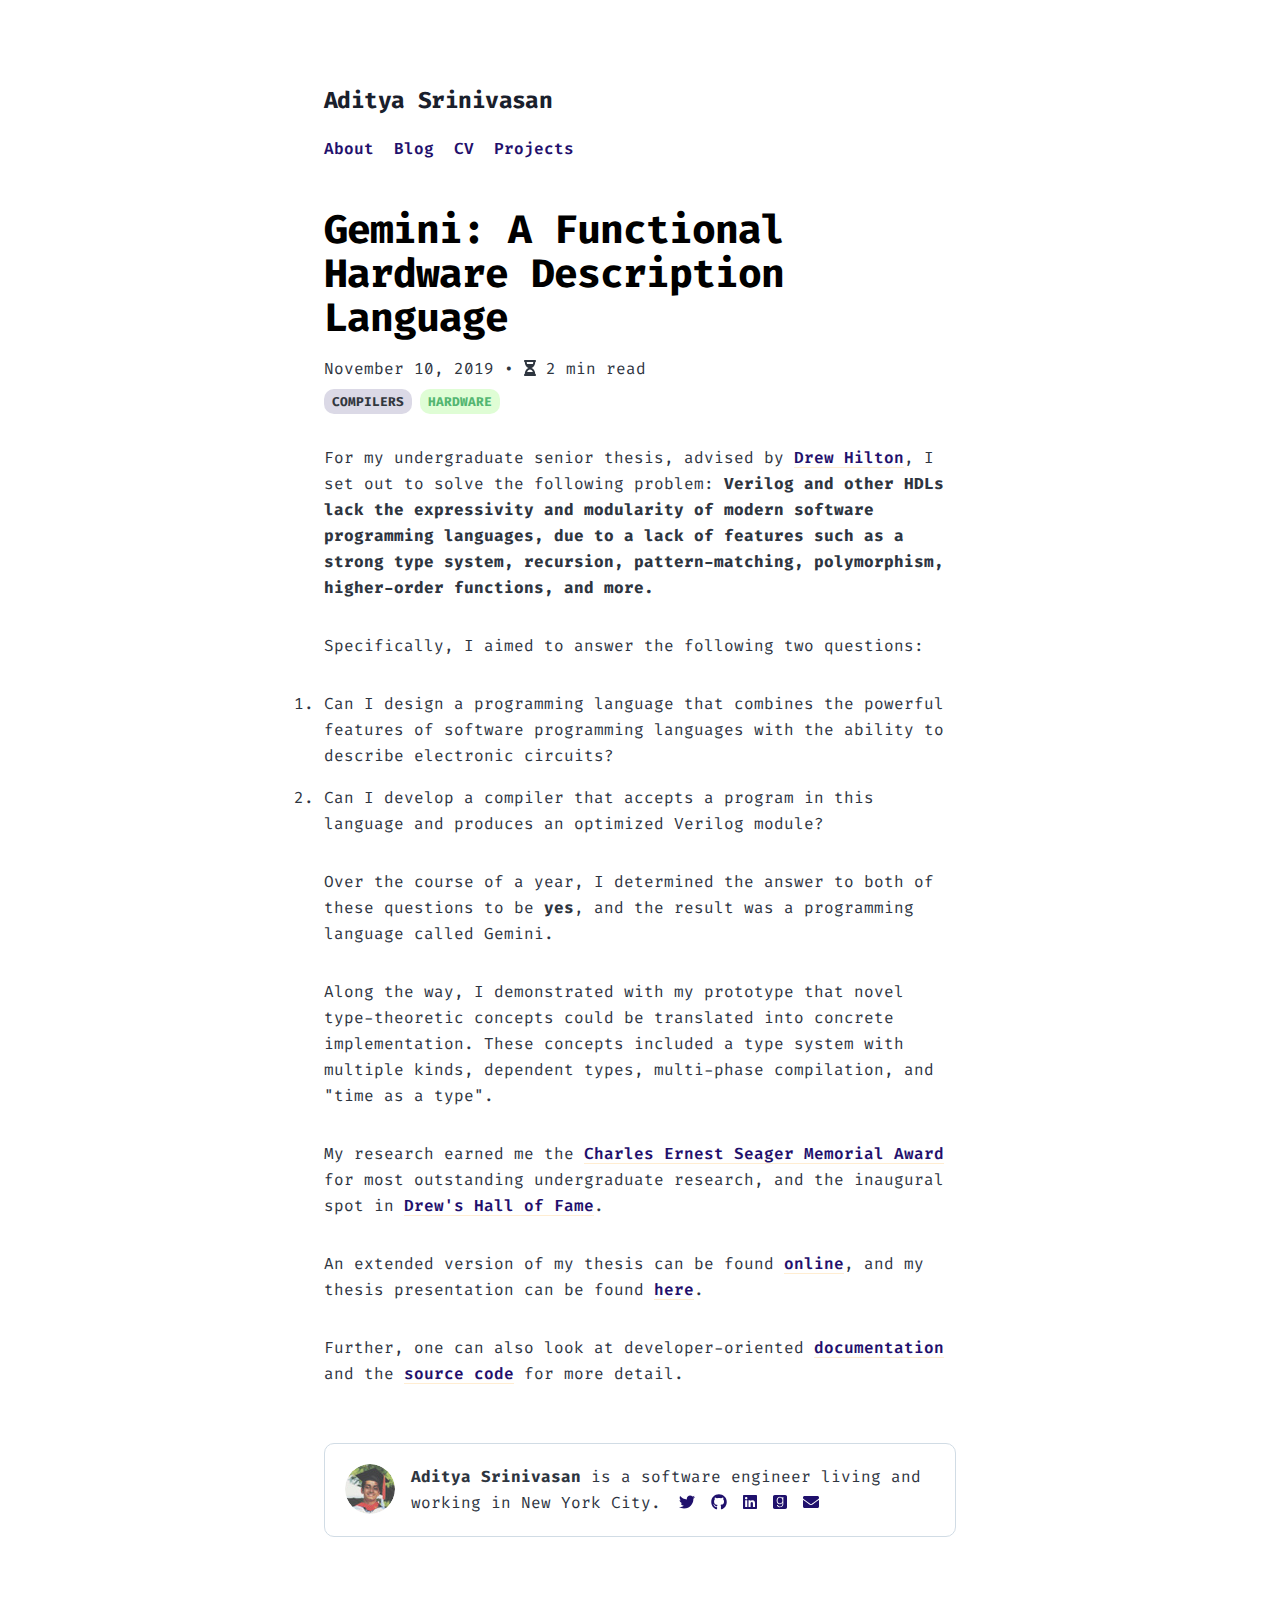
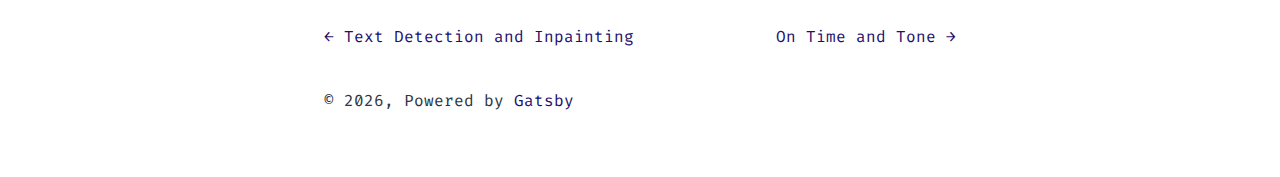
<file: gemini/index.html>
<!DOCTYPE html><html lang="en"><head><meta charSet="utf-8"/><meta http-equiv="x-ua-compatible" content="ie=edge"/><meta name="viewport" content="width=device-width, initial-scale=1, shrink-to-fit=no"/><style data-href="/styles.0b176cc73397bf88dc7b.css">@import url(https://fonts.googleapis.com/css2?family=Fira+Code&display=swap);@font-face{font-family:Montserrat;font-style:normal;font-display:swap;font-weight:100;src:local("Montserrat Thin "),local("Montserrat-Thin"),url(/static/montserrat-latin-100-191cc9f50f3b76b9617cb383f19acb7d.woff2) format("woff2"),url(/static/montserrat-latin-100-370318464551d5f25b0f0a78f374faac.woff) format("woff")}@font-face{font-family:Montserrat;font-style:italic;font-display:swap;font-weight:100;src:local("Montserrat Thin italic"),local("Montserrat-Thinitalic"),url(/static/montserrat-latin-100italic-bdeaeb79db315697bd173a55b097dc18.woff2) format("woff2"),url(/static/montserrat-latin-100italic-ecf7d49386e8f265878e735db34a7c4b.woff) format("woff")}@font-face{font-family:Montserrat;font-style:normal;font-display:swap;font-weight:200;src:local("Montserrat Extra Light "),local("Montserrat-Extra Light"),url(/static/montserrat-latin-200-85d5ef9db7f2dc6979172a4a3b2c57cb.woff2) format("woff2"),url(/static/montserrat-latin-200-1fc98e126a3d152549240e6244d7e669.woff) format("woff")}@font-face{font-family:Montserrat;font-style:italic;font-display:swap;font-weight:200;src:local("Montserrat Extra Light italic"),local("Montserrat-Extra Lightitalic"),url(/static/montserrat-latin-200italic-49095760a498d024fe1a85a078850df9.woff2) format("woff2"),url(/static/montserrat-latin-200italic-fe46cf8b9462c820457d3bf537e4057f.woff) format("woff")}@font-face{font-family:Montserrat;font-style:normal;font-display:swap;font-weight:300;src:local("Montserrat Light "),local("Montserrat-Light"),url(/static/montserrat-latin-300-7c3daf12b706645b5d3710f863a4da04.woff2) format("woff2"),url(/static/montserrat-latin-300-8dc95fab9cf98d02ca8d76e97d3dff60.woff) format("woff")}@font-face{font-family:Montserrat;font-style:italic;font-display:swap;font-weight:300;src:local("Montserrat Light italic"),local("Montserrat-Lightitalic"),url(/static/montserrat-latin-300italic-f20b178ca2024a5eac8e42e6649db86c.woff2) format("woff2"),url(/static/montserrat-latin-300italic-3fe16939288856e8e828fa2661bf2354.woff) format("woff")}@font-face{font-family:Montserrat;font-style:normal;font-display:swap;font-weight:400;src:local("Montserrat Regular "),local("Montserrat-Regular"),url(/static/montserrat-latin-400-bc3aa95dca08f5fee5291e34959c27bc.woff2) format("woff2"),url(/static/montserrat-latin-400-8102c4838f9e3d08dad644290a9cb701.woff) format("woff")}@font-face{font-family:Montserrat;font-style:italic;font-display:swap;font-weight:400;src:local("Montserrat Regular italic"),local("Montserrat-Regularitalic"),url(/static/montserrat-latin-400italic-5cad650422a7184467af5a4d17b264c4.woff2) format("woff2"),url(/static/montserrat-latin-400italic-d191f22af3bb50902b99ac577f81a322.woff) format("woff")}@font-face{font-family:Montserrat;font-style:normal;font-display:swap;font-weight:500;src:local("Montserrat Medium "),local("Montserrat-Medium"),url(/static/montserrat-latin-500-92d16e458625f4d2c8940f6bdca0ff09.woff2) format("woff2"),url(/static/montserrat-latin-500-8b763220218ffc11c57c84ddb80e7b26.woff) format("woff")}@font-face{font-family:Montserrat;font-style:italic;font-display:swap;font-weight:500;src:local("Montserrat Medium italic"),local("Montserrat-Mediumitalic"),url(/static/montserrat-latin-500italic-47bfcca6b69d6a9acca7a8bff17193e2.woff2) format("woff2"),url(/static/montserrat-latin-500italic-72c01f753c3940c0b9cb6bf2389caddf.woff) format("woff")}@font-face{font-family:Montserrat;font-style:normal;font-display:swap;font-weight:600;src:local("Montserrat SemiBold "),local("Montserrat-SemiBold"),url(/static/montserrat-latin-600-6fb1b5623e528e27c18658fecf5ee0ee.woff2) format("woff2"),url(/static/montserrat-latin-600-7c839d15a6f54e7025ba8c0c4b333e8f.woff) format("woff")}@font-face{font-family:Montserrat;font-style:italic;font-display:swap;font-weight:600;src:local("Montserrat SemiBold italic"),local("Montserrat-SemiBolditalic"),url(/static/montserrat-latin-600italic-60789af1c9338ed1a9546722ec54b4f7.woff2) format("woff2"),url(/static/montserrat-latin-600italic-f3d4de8d0afb19e777c79032ce828e3d.woff) format("woff")}@font-face{font-family:Montserrat;font-style:normal;font-display:swap;font-weight:700;src:local("Montserrat Bold "),local("Montserrat-Bold"),url(/static/montserrat-latin-700-39d93cf678c740f9f6b2b1cfde34bee3.woff2) format("woff2"),url(/static/montserrat-latin-700-80f10bd382f0df1cd650fec59f3c9394.woff) format("woff")}@font-face{font-family:Montserrat;font-style:italic;font-display:swap;font-weight:700;src:local("Montserrat Bold italic"),local("Montserrat-Bolditalic"),url(/static/montserrat-latin-700italic-ba136d97b14e82284dd595e257f11c47.woff2) format("woff2"),url(/static/montserrat-latin-700italic-8c98142b425630821139c24bd1698700.woff) format("woff")}@font-face{font-family:Montserrat;font-style:normal;font-display:swap;font-weight:800;src:local("Montserrat ExtraBold "),local("Montserrat-ExtraBold"),url(/static/montserrat-latin-800-b7018be9ed6cd94da8b6675b3a468c3b.woff2) format("woff2"),url(/static/montserrat-latin-800-9a9befcf50d64f9d2d19d8b1d1984add.woff) format("woff")}@font-face{font-family:Montserrat;font-style:italic;font-display:swap;font-weight:800;src:local("Montserrat ExtraBold italic"),local("Montserrat-ExtraBolditalic"),url(/static/montserrat-latin-800italic-540ffdd223d1a9ad3d4e678e1a23372e.woff2) format("woff2"),url(/static/montserrat-latin-800italic-897086f99f4e1f45e6b1e9368527d0bc.woff) format("woff")}@font-face{font-family:Montserrat;font-style:normal;font-display:swap;font-weight:900;src:local("Montserrat Black "),local("Montserrat-Black"),url(/static/montserrat-latin-900-58cd789700850375b834e8b6776002eb.woff2) format("woff2"),url(/static/montserrat-latin-900-26d42c9428780e545a540bbb50c84bce.woff) format("woff")}@font-face{font-family:Montserrat;font-style:italic;font-display:swap;font-weight:900;src:local("Montserrat Black italic"),local("Montserrat-Blackitalic"),url(/static/montserrat-latin-900italic-451157bc8861fe54f523b3669a3def71.woff2) format("woff2"),url(/static/montserrat-latin-900italic-a8ec4957e1c24f5793305763ad9845b3.woff) format("woff")}@font-face{font-family:Merriweather;font-style:normal;font-display:swap;font-weight:300;src:local("Merriweather Light "),local("Merriweather-Light"),url(/static/merriweather-latin-300-b1158cfcd4aacb9d8fb61625e37af46a.woff2) format("woff2"),url(/static/merriweather-latin-300-cc7de05e166e90320d7d896e0f72a19d.woff) format("woff")}@font-face{font-family:Merriweather;font-style:italic;font-display:swap;font-weight:300;src:local("Merriweather Light italic"),local("Merriweather-Lightitalic"),url(/static/merriweather-latin-300italic-8fe52a48089d6ebe46db0b8e7cc66263.woff2) format("woff2"),url(/static/merriweather-latin-300italic-e1331f5397c2a673f9d3765138debdb5.woff) format("woff")}@font-face{font-family:Merriweather;font-style:normal;font-display:swap;font-weight:400;src:local("Merriweather Regular "),local("Merriweather-Regular"),url(/static/merriweather-latin-400-8276fdb72ae8f4714d4e6eba704cc39f.woff2) format("woff2"),url(/static/merriweather-latin-400-69f09800f4f6479d06e44eba837df872.woff) format("woff")}@font-face{font-family:Merriweather;font-style:italic;font-display:swap;font-weight:400;src:local("Merriweather Regular italic"),local("Merriweather-Regularitalic"),url(/static/merriweather-latin-400italic-3a9be9ea9f7aa4af6de7307df21d9fc0.woff2) format("woff2"),url(/static/merriweather-latin-400italic-d76079ed7541a433a54f79316de086e9.woff) format("woff")}@font-face{font-family:Merriweather;font-style:normal;font-display:swap;font-weight:700;src:local("Merriweather Bold "),local("Merriweather-Bold"),url(/static/merriweather-latin-700-fa534be7ffa380e39a7f6e03bf9a5e03.woff2) format("woff2"),url(/static/merriweather-latin-700-ba56ea84b8084b7ff9677f50d3cd81bd.woff) format("woff")}@font-face{font-family:Merriweather;font-style:italic;font-display:swap;font-weight:700;src:local("Merriweather Bold italic"),local("Merriweather-Bolditalic"),url(/static/merriweather-latin-700italic-1ef5edaaa20ae53ea50399884c5e48c6.woff2) format("woff2"),url(/static/merriweather-latin-700italic-534bc9e7ce93c73d73426e46acd78092.woff) format("woff")}@font-face{font-family:Merriweather;font-style:normal;font-display:swap;font-weight:900;src:local("Merriweather Black "),local("Merriweather-Black"),url(/static/merriweather-latin-900-7528fb70e8a4a82c7305e72ff43ac25f.woff2) format("woff2"),url(/static/merriweather-latin-900-3799b6e2f5ed3fcccf9d7a708d7419fa.woff) format("woff")}@font-face{font-family:Merriweather;font-style:italic;font-display:swap;font-weight:900;src:local("Merriweather Black italic"),local("Merriweather-Blackitalic"),url(/static/merriweather-latin-900italic-e1b4d2aaa78e12ad84aaf8a56321e4c2.woff2) format("woff2"),url(/static/merriweather-latin-900italic-2ae22f731b3424e8dbb4b37f7ca6e708.woff) format("woff")}


/*! normalize.css v8.0.1 | MIT License | github.com/necolas/normalize.css */html{line-height:1.15;-webkit-text-size-adjust:100%}body{margin:0}main{display:block}h1{font-size:2em;margin:.67em 0}hr{box-sizing:content-box;height:0;overflow:visible}pre{font-family:monospace,monospace;font-size:1em}a{background-color:transparent}abbr[title]{border-bottom:none;text-decoration:underline;-webkit-text-decoration:underline dotted;text-decoration:underline dotted}b,strong{font-weight:bolder}code,kbd,samp{font-family:monospace,monospace;font-size:1em}small{font-size:80%}sub,sup{font-size:75%;line-height:0;position:relative;vertical-align:baseline}sub{bottom:-.25em}sup{top:-.5em}img{border-style:none}button,input,optgroup,select,textarea{font-family:inherit;font-size:100%;line-height:1.15;margin:0}button,input{overflow:visible}button,select{text-transform:none}[type=button],[type=reset],[type=submit],button{-webkit-appearance:button}[type=button]::-moz-focus-inner,[type=reset]::-moz-focus-inner,[type=submit]::-moz-focus-inner,button::-moz-focus-inner{border-style:none;padding:0}[type=button]:-moz-focusring,[type=reset]:-moz-focusring,[type=submit]:-moz-focusring,button:-moz-focusring{outline:1px dotted ButtonText}fieldset{padding:.35em .75em .625em}legend{box-sizing:border-box;color:inherit;display:table;max-width:100%;padding:0;white-space:normal}progress{vertical-align:baseline}textarea{overflow:auto}[type=checkbox],[type=radio]{box-sizing:border-box;padding:0}[type=number]::-webkit-inner-spin-button,[type=number]::-webkit-outer-spin-button{height:auto}[type=search]{-webkit-appearance:textfield;outline-offset:-2px}[type=search]::-webkit-search-decoration{-webkit-appearance:none}::-webkit-file-upload-button{-webkit-appearance:button;font:inherit}details{display:block}summary{display:list-item}[hidden]{display:none}:root{--maxWidth-none:"none";--maxWidth-xs:20rem;--maxWidth-sm:24rem;--maxWidth-md:28rem;--maxWidth-lg:32rem;--maxWidth-xl:36rem;--maxWidth-2xl:42rem;--maxWidth-3xl:48rem;--maxWidth-4xl:56rem;--maxWidth-full:"100%";--maxWidth-wrapper:var(--maxWidth-2xl);--spacing-px:"1px";--spacing-0:0;--spacing-1:0.25rem;--spacing-2:0.5rem;--spacing-3:0.75rem;--spacing-4:1rem;--spacing-5:1.25rem;--spacing-6:1.5rem;--spacing-8:2rem;--spacing-10:2.5rem;--spacing-12:3rem;--spacing-16:4rem;--spacing-20:5rem;--spacing-24:6rem;--spacing-32:8rem;--fontFamily:"Fira Code",monospace,"Apple Color Emoji","Segoe UI Emoji","Segoe UI Symbol","Noto Color Emoji";--font-body:var(--fontFamily);--font-heading:var(--fontFamily);--fontWeight-normal:400;--fontWeight-medium:500;--fontWeight-semibold:600;--fontWeight-bold:700;--fontWeight-extrabold:800;--fontWeight-black:900;--fontSize-root:16px;--lineHeight-none:1;--lineHeight-tight:1.1;--lineHeight-normal:1.5;--lineHeight-relaxed:1.625;--fontSize-0:0.833rem;--fontSize-1:1rem;--fontSize-2:1.2rem;--fontSize-3:1.44rem;--fontSize-4:1.728rem;--fontSize-5:2.074rem;--fontSize-6:2.488rem;--fontSize-7:2.986rem;--color-primary:#1f106c;--color-primary-light:#f9f8ff;--color-text:#2e353f;--color-text-light:#4f5969;--color-heading:#1a202c;--color-heading-black:#000;--color-accent:#d1dce5;--color-warning:#fffaec;--color-warning-dark:#d4ad5a;--color-link:rgba(255,217,161,0.4823529411764706);--color-bookish-tag:#fae2d3;--color-bookish-tag-text:#e76337;--color-project-tag:#e1e9fd;--color-project-tag-text:#4495c6;--color-compilers-tag:#dbd9e6;--color-compilers-tag-text:#32373e;--color-hardware-tag:#dffdd5;--color-hardware-tag-text:#53b671;--color-computer-vision-tag:#fbecef;--color-computer-vision-tag-text:#c53451;--color-default-tag:#eaeaea;--color-default-tag-text:#555;--borderRadius:10px}*,:after,:before{box-sizing:border-box}html{line-height:var(--lineHeight-normal);font-size:var(--fontSize-root);-webkit-font-smoothing:antialiased;-moz-osx-font-smoothing:grayscale}body{font-family:var(--font-body);font-size:var(--fontSize-1);color:var(--color-text)}footer{padding:var(--spacing-6) var(--spacing-0)}hr{background:var(--color-accent);height:1px;border:0;margin-bottom:var(--spacing-8)}h1,h2,h3,h4,h5,h6{font-family:var(--font-heading);margin-top:var(--spacing-12);margin-bottom:var(--spacing-6);line-height:var(--lineHeight-tight);letter-spacing:-.025em}h2,h3,h4,h5,h6{font-weight:var(--fontWeight-bold);color:var(--color-heading)}h1{font-weight:var(--fontWeight-black);font-size:var(--fontSize-6);color:var(--color-heading-black)}h2{font-size:var(--fontSize-5)}h3{font-size:var(--fontSize-4)}h4{font-size:var(--fontSize-3)}h5{font-size:var(--fontSize-2)}h6{font-size:var(--fontSize-1)}h1>a,h2>a,h3>a,h4>a,h5>a,h6>a{color:inherit;text-decoration:none}p{line-height:var(--lineHeight-relaxed);--baseline-multiplier:0.179;--x-height-multiplier:0.35;margin:var(--spacing-0) var(--spacing-0) var(--spacing-8) var(--spacing-0)}ol,p,ul{padding:var(--spacing-0)}ol,ul{margin-left:var(--spacing-0);margin-right:var(--spacing-0);margin-bottom:var(--spacing-8);list-style-position:outside;list-style-image:none}ol li,ul li{padding-left:var(--spacing-0)}li>p,ol li,ul li{margin-bottom:calc(var(--spacing-8)/2)}li :last-child{margin-bottom:var(--spacing-0)}li>ul{margin-left:var(--spacing-8);margin-top:calc(var(--spacing-8)/2)}blockquote{color:var(--color-text-light);margin-left:calc(var(--spacing-6)*-1);margin-right:var(--spacing-8);padding:var(--spacing-0) var(--spacing-0) var(--spacing-0) var(--spacing-6);border-left:var(--spacing-1) solid var(--color-primary);font-size:var(--fontSize-2);font-style:italic;margin-bottom:var(--spacing-8)}blockquote>:last-child{margin-bottom:var(--spacing-0)}blockquote>ol,blockquote>ul{list-style-position:inside}table{width:100%;margin-bottom:var(--spacing-8);border-collapse:collapse;border-spacing:.25rem}table thead tr th{border-bottom:1px solid var(--color-accent)}a{color:var(--color-primary)}a,a:focus,a:hover{text-decoration:none}.global-wrapper{margin:var(--spacing-0) auto;max-width:var(--maxWidth-wrapper);padding:var(--spacing-10) var(--spacing-5)}.global-wrapper[data-is-root-path=true] .bio{margin-bottom:var(--spacing-20)}.global-header{margin-bottom:var(--spacing-12)}.global-header>a{margin-right:20px;font-weight:var(--fontWeight-semibold)}.main-heading{font-size:var(--fontSize-7);margin:0}.post-list-item{margin-bottom:var(--spacing-8);margin-top:var(--spacing-16)}.post-list-item p{margin-bottom:var(--spacing-0)}.post-list-item h4{color:var(--color-primary);margin-bottom:var(--spacing-2);margin-top:var(--spacing-0)}.post-list-item header{margin-bottom:var(--spacing-4)}.header-link-home{font-weight:var(--fontWeight-bold);font-family:var(--font-heading);text-decoration:none;font-size:var(--fontSize-2)}.tags{margin-top:var(--spacing-2)}.tag{padding:var(--spacing-1) var(--spacing-2);margin-right:var(--spacing-2);border-radius:var(--borderRadius);text-transform:uppercase;opacity:1;background:var(--color-default-tag);color:var(--color-default-tag-text);outline:none}.tag-inactive{opacity:.5}.tag-clickable{cursor:pointer}.tag-bookish{background:var(--color-bookish-tag);color:var(--color-bookish-tag-text)}.tag-project{background:var(--color-project-tag);color:var(--color-project-tag-text)}.tag-compilers{background:var(--color-compilers-tag);color:var(--color-compilers-tag-text)}.tag-hardware{background:var(--color-hardware-tag);color:var(--color-hardware-tag-text)}.tag-computer-vision{background:var(--color-computer-vision-tag);color:var(--color-computer-vision-tag-text)}.bio{display:flex;margin-bottom:var(--spacing-16);padding:var(--spacing-5);border:1px solid var(--color-accent);border-radius:var(--borderRadius)}.bio-avatar,.bio p{margin-bottom:var(--spacing-0)}.bio-avatar{margin-right:var(--spacing-4);min-width:50px;border-radius:100%}.bio-social-link{padding:var(--spacing-0) var(--spacing-2)}.blog-post header{margin-bottom:var(--spacing-8)}.blog-post header h1{margin:var(--spacing-0) var(--spacing-0) var(--spacing-4) var(--spacing-0)}.blog-post header p{font-size:var(--fontSize-2);font-family:var(--font-heading)}.blog-post-nav ul{margin:var(--spacing-0)}.blog-post-body a{color:var(--color-primary);font-weight:var(--fontWeight-semibold);text-decoration:none;transition:all .1s ease-in-out;box-shadow:inset 0 -.07em 0 var(--color-link)}.blog-post-body a:focus,.blog-post-body a:hover{text-decoration:none;box-shadow:inset 0 -.85em 0 var(--color-link)}.updated-on{font-size:var(--fontSize-0);color:var(--color-text-light)}.bookish-header{background-color:var(--color-warning);padding:var(--spacing-4);border:1px solid var(--color-warning-dark);border-radius:var(--borderRadius)}.inline-image{width:270px;float:left;margin-right:var(--spacing-4)}.before-after{display:flex}.before-after *{width:100%}@media (max-width:42rem){blockquote{padding:var(--spacing-0) var(--spacing-0) var(--spacing-0) var(--spacing-4);margin-left:var(--spacing-0)}ol,ul{list-style-position:inside}}code[class*=language-],pre[class*=language-]{color:#000;background:none;text-shadow:0 1px #fff;font-family:Consolas,Monaco,Andale Mono,Ubuntu Mono,monospace;font-size:1em;text-align:left;white-space:pre;word-spacing:normal;word-break:normal;word-wrap:normal;line-height:1.5;-moz-tab-size:4;-o-tab-size:4;tab-size:4;-webkit-hyphens:none;-ms-hyphens:none;hyphens:none}code[class*=language-]::selection,code[class*=language-] ::selection,pre[class*=language-]::selection,pre[class*=language-] ::selection{text-shadow:none;background:#b3d4fc}@media print{code[class*=language-],pre[class*=language-]{text-shadow:none}}pre[class*=language-]{padding:1em;margin:.5em 0;overflow:auto}:not(pre)>code[class*=language-],pre[class*=language-]{background:#f5f2f0}:not(pre)>code[class*=language-]{padding:.1em;border-radius:.3em;white-space:normal}.token.cdata,.token.comment,.token.doctype,.token.prolog{color:#708090}.token.punctuation{color:#999}.token.namespace{opacity:.7}.token.boolean,.token.constant,.token.deleted,.token.number,.token.property,.token.symbol,.token.tag{color:#905}.token.attr-name,.token.builtin,.token.char,.token.inserted,.token.selector,.token.string{color:#690}.language-css .token.string,.style .token.string,.token.entity,.token.operator,.token.url{color:#9a6e3a;background:hsla(0,0%,100%,.5)}.token.atrule,.token.attr-value,.token.keyword{color:#07a}.token.class-name,.token.function{color:#dd4a68}.token.important,.token.regex,.token.variable{color:#e90}.token.bold,.token.important{font-weight:700}.token.italic{font-style:italic}.token.entity{cursor:help}@font-face{font-family:KaTeX_AMS;src:url(/static/KaTeX_AMS-Regular-e78e28b4834954df047e4925e9dbf354.woff2) format("woff2"),url(/static/KaTeX_AMS-Regular-7f06b4e30317f784d61d26686aed0ab2.woff) format("woff"),url(/static/KaTeX_AMS-Regular-aaf4eee9fba9907d61c3935e0b6a54ae.ttf) format("truetype");font-weight:400;font-style:normal}@font-face{font-family:KaTeX_Caligraphic;src:url(/static/KaTeX_Caligraphic-Bold-4ec58befa687e9752c3c91cd9bcf1bcb.woff2) format("woff2"),url(/static/KaTeX_Caligraphic-Bold-1e802ca9dedc4ed4e3c6f645e4316128.woff) format("woff"),url(/static/KaTeX_Caligraphic-Bold-021dd4dc61ee5f5cdf315f43b48c094b.ttf) format("truetype");font-weight:700;font-style:normal}@font-face{font-family:KaTeX_Caligraphic;src:url(/static/KaTeX_Caligraphic-Regular-7edb53b6693d75b8a2232481eea1a52c.woff2) format("woff2"),url(/static/KaTeX_Caligraphic-Regular-d3b46c3a530116933081d9d74e3e9fe8.woff) format("woff"),url(/static/KaTeX_Caligraphic-Regular-d49f2d55ce4f40f982d8ba63d746fbf9.ttf) format("truetype");font-weight:400;font-style:normal}@font-face{font-family:KaTeX_Fraktur;src:url(/static/KaTeX_Fraktur-Bold-d5b59ec9764e10f4a82369ae29f3ac58.woff2) format("woff2"),url(/static/KaTeX_Fraktur-Bold-c4c8cab7d5be97b2bb283e531c077355.woff) format("woff"),url(/static/KaTeX_Fraktur-Bold-a31e7cba7b7221ebf1a2ae545fb306b2.ttf) format("truetype");font-weight:700;font-style:normal}@font-face{font-family:KaTeX_Fraktur;src:url(/static/KaTeX_Fraktur-Regular-32a5339eb809f381a7357ba56f82aab3.woff2) format("woff2"),url(/static/KaTeX_Fraktur-Regular-b7d9c46bff5d51da6209e355cc4a235d.woff) format("woff"),url(/static/KaTeX_Fraktur-Regular-a48dad4f58c82e38a10da0ceebb86370.ttf) format("truetype");font-weight:400;font-style:normal}@font-face{font-family:KaTeX_Main;src:url(/static/KaTeX_Main-Bold-8e1e01c4b1207c0a383d9a2b4f86e637.woff2) format("woff2"),url(/static/KaTeX_Main-Bold-22086eb5d97009c3e99bcc1d16ce6865.woff) format("woff"),url(/static/KaTeX_Main-Bold-9ceff51b3cb7ce6eb4e8efa8163a1472.ttf) format("truetype");font-weight:700;font-style:normal}@font-face{font-family:KaTeX_Main;src:url(/static/KaTeX_Main-BoldItalic-284a17fe5baf72ff8217d4c7e70c0f82.woff2) format("woff2"),url(/static/KaTeX_Main-BoldItalic-4c57dbc44bfff1fdf08a59cf556fdab3.woff) format("woff"),url(/static/KaTeX_Main-BoldItalic-e8b44b990516dab7937bf240fde8b46a.ttf) format("truetype");font-weight:700;font-style:italic}@font-face{font-family:KaTeX_Main;src:url(/static/KaTeX_Main-Italic-e533d5a2506cf053cd671b335ec04dde.woff2) format("woff2"),url(/static/KaTeX_Main-Italic-99be0e10c38cd42466e6fe1665ef9536.woff) format("woff"),url(/static/KaTeX_Main-Italic-29c86397e75cdcb3135af8295f1c2e28.ttf) format("truetype");font-weight:400;font-style:italic}@font-face{font-family:KaTeX_Main;src:url(/static/KaTeX_Main-Regular-5c734d78610fa35282f3379f866707f2.woff2) format("woff2"),url(/static/KaTeX_Main-Regular-b741441f6d71014d0453ca3ebc884dd4.woff) format("woff"),url(/static/KaTeX_Main-Regular-5c94aef490324b0925dbe5f643e8fd04.ttf) format("truetype");font-weight:400;font-style:normal}@font-face{font-family:KaTeX_Math;src:url(/static/KaTeX_Math-BoldItalic-d747bd1e7a6a43864285edd73dcde253.woff2) format("woff2"),url(/static/KaTeX_Math-BoldItalic-b13731ef4e2bfc3d8d859271e39550fc.woff) format("woff"),url(/static/KaTeX_Math-BoldItalic-9a2834a9ff8ab411153571e0e55ac693.ttf) format("truetype");font-weight:700;font-style:italic}@font-face{font-family:KaTeX_Math;src:url(/static/KaTeX_Math-Italic-4ad08b826b8065e1eab85324d726538c.woff2) format("woff2"),url(/static/KaTeX_Math-Italic-f0303906c2a67ac63bf1e8ccd638a89e.woff) format("woff"),url(/static/KaTeX_Math-Italic-291e76b8871b84560701bd29f9d1dcc7.ttf) format("truetype");font-weight:400;font-style:italic}@font-face{font-family:"KaTeX_SansSerif";src:url(/static/KaTeX_SansSerif-Bold-6e0830bee40435e72165345e0682fbfc.woff2) format("woff2"),url(/static/KaTeX_SansSerif-Bold-3fb419559955e3ce75619f1a5e8c6c84.woff) format("woff"),url(/static/KaTeX_SansSerif-Bold-7dc027cba9f7b11ec92af4a311372a85.ttf) format("truetype");font-weight:700;font-style:normal}@font-face{font-family:"KaTeX_SansSerif";src:url(/static/KaTeX_SansSerif-Italic-fba01c9c6fb2866a0f95bcacb2c187a5.woff2) format("woff2"),url(/static/KaTeX_SansSerif-Italic-727a9b0d97d72d2fc0228fe4e07fb4d8.woff) format("woff"),url(/static/KaTeX_SansSerif-Italic-4059868e460d2d2e6be18e180d20c43d.ttf) format("truetype");font-weight:400;font-style:italic}@font-face{font-family:"KaTeX_SansSerif";src:url(/static/KaTeX_SansSerif-Regular-d929cd671b19f0cfea55b6200fb47461.woff2) format("woff2"),url(/static/KaTeX_SansSerif-Regular-2555754a67062cac3a0913b715ab982f.woff) format("woff"),url(/static/KaTeX_SansSerif-Regular-5c58d168c0b66d2c32234a6718e74dfb.ttf) format("truetype");font-weight:400;font-style:normal}@font-face{font-family:KaTeX_Script;src:url(/static/KaTeX_Script-Regular-755e2491f13b5269f0afd5a56f7aa692.woff2) format("woff2"),url(/static/KaTeX_Script-Regular-d524c9a5b62a17f98f4a97af37fea735.woff) format("woff"),url(/static/KaTeX_Script-Regular-d12ea9efb375f9dc331f562e69892638.ttf) format("truetype");font-weight:400;font-style:normal}@font-face{font-family:KaTeX_Size1;src:url([data-uri]) format("woff2"),url([data-uri]) format("woff"),url(/static/KaTeX_Size1-Regular-7342d45b052c3a2abc21049959fbab7f.ttf) format("truetype");font-weight:400;font-style:normal}@font-face{font-family:KaTeX_Size2;src:url([data-uri]) format("woff2"),url([data-uri]) format("woff"),url(/static/KaTeX_Size2-Regular-eb130dcc661de766c999c60ba1525a88.ttf) format("truetype");font-weight:400;font-style:normal}@font-face{font-family:KaTeX_Size3;src:url([data-uri]) format("woff2"),url([data-uri]) format("woff"),url([data-uri]) format("truetype");font-weight:400;font-style:normal}@font-face{font-family:KaTeX_Size4;src:url([data-uri]) format("woff2"),url([data-uri]) format("woff"),url(/static/KaTeX_Size4-Regular-ad7672524b64b730dfd176140a8945cb.ttf) format("truetype");font-weight:400;font-style:normal}@font-face{font-family:KaTeX_Typewriter;src:url(/static/KaTeX_Typewriter-Regular-6cc31ea5c223c88705a13727a71417fa.woff2) format("woff2"),url(/static/KaTeX_Typewriter-Regular-3fe216d2a5f736c560cde71984554b64.woff) format("woff"),url(/static/KaTeX_Typewriter-Regular-257023560753aeb0b89b7e434d3da17f.ttf) format("truetype");font-weight:400;font-style:normal}.katex{font:normal 1.21em KaTeX_Main,Times New Roman,serif;line-height:1.2;text-indent:0;text-rendering:auto}.katex *{-ms-high-contrast-adjust:none!important}.katex .katex-version:after{content:"0.10.2"}.katex .katex-mathml{position:absolute;clip:rect(1px,1px,1px,1px);padding:0;border:0;height:1px;width:1px;overflow:hidden}.katex .katex-html>.newline{display:block}.katex .base{position:relative;white-space:nowrap;width:-webkit-min-content;width:min-content}.katex .base,.katex .strut{display:inline-block}.katex .textbf{font-weight:700}.katex .textit{font-style:italic}.katex .textrm{font-family:KaTeX_Main}.katex .textsf{font-family:KaTeX_SansSerif}.katex .texttt{font-family:KaTeX_Typewriter}.katex .mathdefault{font-family:KaTeX_Math;font-style:italic}.katex .mathit{font-family:KaTeX_Main;font-style:italic}.katex .mathrm{font-style:normal}.katex .mathbf{font-family:KaTeX_Main;font-weight:700}.katex .boldsymbol{font-family:KaTeX_Math;font-weight:700;font-style:italic}.katex .amsrm,.katex .mathbb,.katex .textbb{font-family:KaTeX_AMS}.katex .mathcal{font-family:KaTeX_Caligraphic}.katex .mathfrak,.katex .textfrak{font-family:KaTeX_Fraktur}.katex .mathtt{font-family:KaTeX_Typewriter}.katex .mathscr,.katex .textscr{font-family:KaTeX_Script}.katex .mathsf,.katex .textsf{font-family:KaTeX_SansSerif}.katex .mathboldsf,.katex .textboldsf{font-family:KaTeX_SansSerif;font-weight:700}.katex .mathitsf,.katex .textitsf{font-family:KaTeX_SansSerif;font-style:italic}.katex .mainrm{font-family:KaTeX_Main;font-style:normal}.katex .vlist-t{display:inline-table;table-layout:fixed}.katex .vlist-r{display:table-row}.katex .vlist{display:table-cell;vertical-align:bottom;position:relative}.katex .vlist>span{display:block;height:0;position:relative}.katex .vlist>span>span{display:inline-block}.katex .vlist>span>.pstrut{overflow:hidden;width:0}.katex .vlist-t2{margin-right:-2px}.katex .vlist-s{display:table-cell;vertical-align:bottom;font-size:1px;width:2px;min-width:2px}.katex .msupsub{text-align:left}.katex .mfrac>span>span{text-align:center}.katex .mfrac .frac-line{display:inline-block;width:100%;border-bottom-style:solid}.katex .hdashline,.katex .hline,.katex .mfrac .frac-line,.katex .overline .overline-line,.katex .rule,.katex .underline .underline-line{min-height:1px}.katex .mspace{display:inline-block}.katex .clap,.katex .llap,.katex .rlap{width:0;position:relative}.katex .clap>.inner,.katex .llap>.inner,.katex .rlap>.inner{position:absolute}.katex .clap>.fix,.katex .llap>.fix,.katex .rlap>.fix{display:inline-block}.katex .llap>.inner{right:0}.katex .clap>.inner,.katex .rlap>.inner{left:0}.katex .clap>.inner>span{margin-left:-50%;margin-right:50%}.katex .rule{display:inline-block;border:0 solid;position:relative}.katex .hline,.katex .overline .overline-line,.katex .underline .underline-line{display:inline-block;width:100%;border-bottom-style:solid}.katex .hdashline{display:inline-block;width:100%;border-bottom-style:dashed}.katex .sqrt>.root{margin-left:.27777778em;margin-right:-.55555556em}.katex .fontsize-ensurer,.katex .sizing{display:inline-block}.katex .fontsize-ensurer.reset-size1.size1,.katex .sizing.reset-size1.size1{font-size:1em}.katex .fontsize-ensurer.reset-size1.size2,.katex .sizing.reset-size1.size2{font-size:1.2em}.katex .fontsize-ensurer.reset-size1.size3,.katex .sizing.reset-size1.size3{font-size:1.4em}.katex .fontsize-ensurer.reset-size1.size4,.katex .sizing.reset-size1.size4{font-size:1.6em}.katex .fontsize-ensurer.reset-size1.size5,.katex .sizing.reset-size1.size5{font-size:1.8em}.katex .fontsize-ensurer.reset-size1.size6,.katex .sizing.reset-size1.size6{font-size:2em}.katex .fontsize-ensurer.reset-size1.size7,.katex .sizing.reset-size1.size7{font-size:2.4em}.katex .fontsize-ensurer.reset-size1.size8,.katex .sizing.reset-size1.size8{font-size:2.88em}.katex .fontsize-ensurer.reset-size1.size9,.katex .sizing.reset-size1.size9{font-size:3.456em}.katex .fontsize-ensurer.reset-size1.size10,.katex .sizing.reset-size1.size10{font-size:4.148em}.katex .fontsize-ensurer.reset-size1.size11,.katex .sizing.reset-size1.size11{font-size:4.976em}.katex .fontsize-ensurer.reset-size2.size1,.katex .sizing.reset-size2.size1{font-size:.83333333em}.katex .fontsize-ensurer.reset-size2.size2,.katex .sizing.reset-size2.size2{font-size:1em}.katex .fontsize-ensurer.reset-size2.size3,.katex .sizing.reset-size2.size3{font-size:1.16666667em}.katex .fontsize-ensurer.reset-size2.size4,.katex .sizing.reset-size2.size4{font-size:1.33333333em}.katex .fontsize-ensurer.reset-size2.size5,.katex .sizing.reset-size2.size5{font-size:1.5em}.katex .fontsize-ensurer.reset-size2.size6,.katex .sizing.reset-size2.size6{font-size:1.66666667em}.katex .fontsize-ensurer.reset-size2.size7,.katex .sizing.reset-size2.size7{font-size:2em}.katex .fontsize-ensurer.reset-size2.size8,.katex .sizing.reset-size2.size8{font-size:2.4em}.katex .fontsize-ensurer.reset-size2.size9,.katex .sizing.reset-size2.size9{font-size:2.88em}.katex .fontsize-ensurer.reset-size2.size10,.katex .sizing.reset-size2.size10{font-size:3.45666667em}.katex .fontsize-ensurer.reset-size2.size11,.katex .sizing.reset-size2.size11{font-size:4.14666667em}.katex .fontsize-ensurer.reset-size3.size1,.katex .sizing.reset-size3.size1{font-size:.71428571em}.katex .fontsize-ensurer.reset-size3.size2,.katex .sizing.reset-size3.size2{font-size:.85714286em}.katex .fontsize-ensurer.reset-size3.size3,.katex .sizing.reset-size3.size3{font-size:1em}.katex .fontsize-ensurer.reset-size3.size4,.katex .sizing.reset-size3.size4{font-size:1.14285714em}.katex .fontsize-ensurer.reset-size3.size5,.katex .sizing.reset-size3.size5{font-size:1.28571429em}.katex .fontsize-ensurer.reset-size3.size6,.katex .sizing.reset-size3.size6{font-size:1.42857143em}.katex .fontsize-ensurer.reset-size3.size7,.katex .sizing.reset-size3.size7{font-size:1.71428571em}.katex .fontsize-ensurer.reset-size3.size8,.katex .sizing.reset-size3.size8{font-size:2.05714286em}.katex .fontsize-ensurer.reset-size3.size9,.katex .sizing.reset-size3.size9{font-size:2.46857143em}.katex .fontsize-ensurer.reset-size3.size10,.katex .sizing.reset-size3.size10{font-size:2.96285714em}.katex .fontsize-ensurer.reset-size3.size11,.katex .sizing.reset-size3.size11{font-size:3.55428571em}.katex .fontsize-ensurer.reset-size4.size1,.katex .sizing.reset-size4.size1{font-size:.625em}.katex .fontsize-ensurer.reset-size4.size2,.katex .sizing.reset-size4.size2{font-size:.75em}.katex .fontsize-ensurer.reset-size4.size3,.katex .sizing.reset-size4.size3{font-size:.875em}.katex .fontsize-ensurer.reset-size4.size4,.katex .sizing.reset-size4.size4{font-size:1em}.katex .fontsize-ensurer.reset-size4.size5,.katex .sizing.reset-size4.size5{font-size:1.125em}.katex .fontsize-ensurer.reset-size4.size6,.katex .sizing.reset-size4.size6{font-size:1.25em}.katex .fontsize-ensurer.reset-size4.size7,.katex .sizing.reset-size4.size7{font-size:1.5em}.katex .fontsize-ensurer.reset-size4.size8,.katex .sizing.reset-size4.size8{font-size:1.8em}.katex .fontsize-ensurer.reset-size4.size9,.katex .sizing.reset-size4.size9{font-size:2.16em}.katex .fontsize-ensurer.reset-size4.size10,.katex .sizing.reset-size4.size10{font-size:2.5925em}.katex .fontsize-ensurer.reset-size4.size11,.katex .sizing.reset-size4.size11{font-size:3.11em}.katex .fontsize-ensurer.reset-size5.size1,.katex .sizing.reset-size5.size1{font-size:.55555556em}.katex .fontsize-ensurer.reset-size5.size2,.katex .sizing.reset-size5.size2{font-size:.66666667em}.katex .fontsize-ensurer.reset-size5.size3,.katex .sizing.reset-size5.size3{font-size:.77777778em}.katex .fontsize-ensurer.reset-size5.size4,.katex .sizing.reset-size5.size4{font-size:.88888889em}.katex .fontsize-ensurer.reset-size5.size5,.katex .sizing.reset-size5.size5{font-size:1em}.katex .fontsize-ensurer.reset-size5.size6,.katex .sizing.reset-size5.size6{font-size:1.11111111em}.katex .fontsize-ensurer.reset-size5.size7,.katex .sizing.reset-size5.size7{font-size:1.33333333em}.katex .fontsize-ensurer.reset-size5.size8,.katex .sizing.reset-size5.size8{font-size:1.6em}.katex .fontsize-ensurer.reset-size5.size9,.katex .sizing.reset-size5.size9{font-size:1.92em}.katex .fontsize-ensurer.reset-size5.size10,.katex .sizing.reset-size5.size10{font-size:2.30444444em}.katex .fontsize-ensurer.reset-size5.size11,.katex .sizing.reset-size5.size11{font-size:2.76444444em}.katex .fontsize-ensurer.reset-size6.size1,.katex .sizing.reset-size6.size1{font-size:.5em}.katex .fontsize-ensurer.reset-size6.size2,.katex .sizing.reset-size6.size2{font-size:.6em}.katex .fontsize-ensurer.reset-size6.size3,.katex .sizing.reset-size6.size3{font-size:.7em}.katex .fontsize-ensurer.reset-size6.size4,.katex .sizing.reset-size6.size4{font-size:.8em}.katex .fontsize-ensurer.reset-size6.size5,.katex .sizing.reset-size6.size5{font-size:.9em}.katex .fontsize-ensurer.reset-size6.size6,.katex .sizing.reset-size6.size6{font-size:1em}.katex .fontsize-ensurer.reset-size6.size7,.katex .sizing.reset-size6.size7{font-size:1.2em}.katex .fontsize-ensurer.reset-size6.size8,.katex .sizing.reset-size6.size8{font-size:1.44em}.katex .fontsize-ensurer.reset-size6.size9,.katex .sizing.reset-size6.size9{font-size:1.728em}.katex .fontsize-ensurer.reset-size6.size10,.katex .sizing.reset-size6.size10{font-size:2.074em}.katex .fontsize-ensurer.reset-size6.size11,.katex .sizing.reset-size6.size11{font-size:2.488em}.katex .fontsize-ensurer.reset-size7.size1,.katex .sizing.reset-size7.size1{font-size:.41666667em}.katex .fontsize-ensurer.reset-size7.size2,.katex .sizing.reset-size7.size2{font-size:.5em}.katex .fontsize-ensurer.reset-size7.size3,.katex .sizing.reset-size7.size3{font-size:.58333333em}.katex .fontsize-ensurer.reset-size7.size4,.katex .sizing.reset-size7.size4{font-size:.66666667em}.katex .fontsize-ensurer.reset-size7.size5,.katex .sizing.reset-size7.size5{font-size:.75em}.katex .fontsize-ensurer.reset-size7.size6,.katex .sizing.reset-size7.size6{font-size:.83333333em}.katex .fontsize-ensurer.reset-size7.size7,.katex .sizing.reset-size7.size7{font-size:1em}.katex .fontsize-ensurer.reset-size7.size8,.katex .sizing.reset-size7.size8{font-size:1.2em}.katex .fontsize-ensurer.reset-size7.size9,.katex .sizing.reset-size7.size9{font-size:1.44em}.katex .fontsize-ensurer.reset-size7.size10,.katex .sizing.reset-size7.size10{font-size:1.72833333em}.katex .fontsize-ensurer.reset-size7.size11,.katex .sizing.reset-size7.size11{font-size:2.07333333em}.katex .fontsize-ensurer.reset-size8.size1,.katex .sizing.reset-size8.size1{font-size:.34722222em}.katex .fontsize-ensurer.reset-size8.size2,.katex .sizing.reset-size8.size2{font-size:.41666667em}.katex .fontsize-ensurer.reset-size8.size3,.katex .sizing.reset-size8.size3{font-size:.48611111em}.katex .fontsize-ensurer.reset-size8.size4,.katex .sizing.reset-size8.size4{font-size:.55555556em}.katex .fontsize-ensurer.reset-size8.size5,.katex .sizing.reset-size8.size5{font-size:.625em}.katex .fontsize-ensurer.reset-size8.size6,.katex .sizing.reset-size8.size6{font-size:.69444444em}.katex .fontsize-ensurer.reset-size8.size7,.katex .sizing.reset-size8.size7{font-size:.83333333em}.katex .fontsize-ensurer.reset-size8.size8,.katex .sizing.reset-size8.size8{font-size:1em}.katex .fontsize-ensurer.reset-size8.size9,.katex .sizing.reset-size8.size9{font-size:1.2em}.katex .fontsize-ensurer.reset-size8.size10,.katex .sizing.reset-size8.size10{font-size:1.44027778em}.katex .fontsize-ensurer.reset-size8.size11,.katex .sizing.reset-size8.size11{font-size:1.72777778em}.katex .fontsize-ensurer.reset-size9.size1,.katex .sizing.reset-size9.size1{font-size:.28935185em}.katex .fontsize-ensurer.reset-size9.size2,.katex .sizing.reset-size9.size2{font-size:.34722222em}.katex .fontsize-ensurer.reset-size9.size3,.katex .sizing.reset-size9.size3{font-size:.40509259em}.katex .fontsize-ensurer.reset-size9.size4,.katex .sizing.reset-size9.size4{font-size:.46296296em}.katex .fontsize-ensurer.reset-size9.size5,.katex .sizing.reset-size9.size5{font-size:.52083333em}.katex .fontsize-ensurer.reset-size9.size6,.katex .sizing.reset-size9.size6{font-size:.5787037em}.katex .fontsize-ensurer.reset-size9.size7,.katex .sizing.reset-size9.size7{font-size:.69444444em}.katex .fontsize-ensurer.reset-size9.size8,.katex .sizing.reset-size9.size8{font-size:.83333333em}.katex .fontsize-ensurer.reset-size9.size9,.katex .sizing.reset-size9.size9{font-size:1em}.katex .fontsize-ensurer.reset-size9.size10,.katex .sizing.reset-size9.size10{font-size:1.20023148em}.katex .fontsize-ensurer.reset-size9.size11,.katex .sizing.reset-size9.size11{font-size:1.43981481em}.katex .fontsize-ensurer.reset-size10.size1,.katex .sizing.reset-size10.size1{font-size:.24108004em}.katex .fontsize-ensurer.reset-size10.size2,.katex .sizing.reset-size10.size2{font-size:.28929605em}.katex .fontsize-ensurer.reset-size10.size3,.katex .sizing.reset-size10.size3{font-size:.33751205em}.katex .fontsize-ensurer.reset-size10.size4,.katex .sizing.reset-size10.size4{font-size:.38572806em}.katex .fontsize-ensurer.reset-size10.size5,.katex .sizing.reset-size10.size5{font-size:.43394407em}.katex .fontsize-ensurer.reset-size10.size6,.katex .sizing.reset-size10.size6{font-size:.48216008em}.katex .fontsize-ensurer.reset-size10.size7,.katex .sizing.reset-size10.size7{font-size:.57859209em}.katex .fontsize-ensurer.reset-size10.size8,.katex .sizing.reset-size10.size8{font-size:.69431051em}.katex .fontsize-ensurer.reset-size10.size9,.katex .sizing.reset-size10.size9{font-size:.83317261em}.katex .fontsize-ensurer.reset-size10.size10,.katex .sizing.reset-size10.size10{font-size:1em}.katex .fontsize-ensurer.reset-size10.size11,.katex .sizing.reset-size10.size11{font-size:1.19961427em}.katex .fontsize-ensurer.reset-size11.size1,.katex .sizing.reset-size11.size1{font-size:.20096463em}.katex .fontsize-ensurer.reset-size11.size2,.katex .sizing.reset-size11.size2{font-size:.24115756em}.katex .fontsize-ensurer.reset-size11.size3,.katex .sizing.reset-size11.size3{font-size:.28135048em}.katex .fontsize-ensurer.reset-size11.size4,.katex .sizing.reset-size11.size4{font-size:.32154341em}.katex .fontsize-ensurer.reset-size11.size5,.katex .sizing.reset-size11.size5{font-size:.36173633em}.katex .fontsize-ensurer.reset-size11.size6,.katex .sizing.reset-size11.size6{font-size:.40192926em}.katex .fontsize-ensurer.reset-size11.size7,.katex .sizing.reset-size11.size7{font-size:.48231511em}.katex .fontsize-ensurer.reset-size11.size8,.katex .sizing.reset-size11.size8{font-size:.57877814em}.katex .fontsize-ensurer.reset-size11.size9,.katex .sizing.reset-size11.size9{font-size:.69453376em}.katex .fontsize-ensurer.reset-size11.size10,.katex .sizing.reset-size11.size10{font-size:.83360129em}.katex .fontsize-ensurer.reset-size11.size11,.katex .sizing.reset-size11.size11{font-size:1em}.katex .delimsizing.size1{font-family:KaTeX_Size1}.katex .delimsizing.size2{font-family:KaTeX_Size2}.katex .delimsizing.size3{font-family:KaTeX_Size3}.katex .delimsizing.size4{font-family:KaTeX_Size4}.katex .delimsizing.mult .delim-size1>span{font-family:KaTeX_Size1}.katex .delimsizing.mult .delim-size4>span{font-family:KaTeX_Size4}.katex .nulldelimiter{display:inline-block;width:.12em}.katex .delimcenter,.katex .op-symbol{position:relative}.katex .op-symbol.small-op{font-family:KaTeX_Size1}.katex .op-symbol.large-op{font-family:KaTeX_Size2}.katex .accent>.vlist-t,.katex .op-limits>.vlist-t{text-align:center}.katex .accent .accent-body{position:relative}.katex .accent .accent-body:not(.accent-full){width:0}.katex .overlay{display:block}.katex .mtable .vertical-separator{display:inline-block;margin:0 -.025em;border-right:.05em solid;min-width:1px}.katex .mtable .vs-dashed{border-right:.05em dashed}.katex .mtable .arraycolsep{display:inline-block}.katex .mtable .col-align-c>.vlist-t{text-align:center}.katex .mtable .col-align-l>.vlist-t{text-align:left}.katex .mtable .col-align-r>.vlist-t{text-align:right}.katex .svg-align{text-align:left}.katex svg{display:block;position:absolute;width:100%;height:inherit;fill:currentColor;stroke:currentColor;fill-rule:nonzero;fill-opacity:1;stroke-width:1;stroke-linecap:butt;stroke-linejoin:miter;stroke-miterlimit:4;stroke-dasharray:none;stroke-dashoffset:0;stroke-opacity:1}.katex svg path{stroke:none}.katex img{border-style:none;min-width:0;min-height:0;max-width:none;max-height:none}.katex .stretchy{width:100%;display:block;position:relative;overflow:hidden}.katex .stretchy:after,.katex .stretchy:before{content:""}.katex .hide-tail{width:100%;position:relative;overflow:hidden}.katex .halfarrow-left{position:absolute;left:0;width:50.2%;overflow:hidden}.katex .halfarrow-right{position:absolute;right:0;width:50.2%;overflow:hidden}.katex .brace-left{position:absolute;left:0;width:25.1%;overflow:hidden}.katex .brace-center{position:absolute;left:25%;width:50%;overflow:hidden}.katex .brace-right{position:absolute;right:0;width:25.1%;overflow:hidden}.katex .x-arrow-pad{padding:0 .5em}.katex .mover,.katex .munder,.katex .x-arrow{text-align:center}.katex .boxpad{padding:0 .3em}.katex .fbox,.katex .fcolorbox{box-sizing:border-box;border:.04em solid}.katex .cancel-pad{padding:0 .2em}.katex .cancel-lap{margin-left:-.2em;margin-right:-.2em}.katex .sout{border-bottom-style:solid;border-bottom-width:.08em}.katex-display{display:block;margin:1em 0;text-align:center}.katex-display>.katex{display:block;text-align:center;white-space:nowrap}.katex-display>.katex>.katex-html{display:block;position:relative}.katex-display>.katex>.katex-html>.tag{position:absolute;right:0}.katex-display.leqno>.katex>.katex-html>.tag{left:0;right:auto}.katex-display.fleqn>.katex{text-align:left}</style><meta name="generator" content="Gatsby 2.26.1"/><title data-react-helmet="true">Gemini: A Functional Hardware Description Language | Aditya Srinivasan</title><meta data-react-helmet="true" name="description" content="For my undergraduate senior thesis, advised by  Drew
Hilton , I set out to solve the following
problem:  Verilog and other HDLs lack the expressivity and…"/><meta data-react-helmet="true" property="og:title" content="Gemini: A Functional Hardware Description Language"/><meta data-react-helmet="true" property="og:description" content="For my undergraduate senior thesis, advised by  Drew
Hilton , I set out to solve the following
problem:  Verilog and other HDLs lack the expressivity and…"/><meta data-react-helmet="true" property="og:type" content="website"/><meta data-react-helmet="true" name="twitter:card" content="summary"/><meta data-react-helmet="true" name="twitter:creator" content="adisrini11"/><meta data-react-helmet="true" name="twitter:title" content="Gemini: A Functional Hardware Description Language"/><meta data-react-helmet="true" name="twitter:description" content="For my undergraduate senior thesis, advised by  Drew
Hilton , I set out to solve the following
problem:  Verilog and other HDLs lack the expressivity and…"/><link as="script" rel="preload" href="/webpack-runtime-3e1fa99e09c31e1eabdf.js"/><link as="script" rel="preload" href="/styles-1043fb1b9b9e69356781.js"/><link as="script" rel="preload" href="/framework-5a1b297d9adac74fe592.js"/><link as="script" rel="preload" href="/071290cb-17d4179f4665ff9c2ea6.js"/><link as="script" rel="preload" href="/app-d56d852beb415861a42b.js"/><link as="script" rel="preload" href="/cb1608f2-b9e5b54f6f36c8792ba4.js"/><link as="script" rel="preload" href="/a9a7754c-77968420b519238f7e2b.js"/><link as="script" rel="preload" href="/commons-5b52eb12c558911ce44c.js"/><link as="script" rel="preload" href="/3e21569af97203280db7b14b6a33c931f93871e3-2facad77499f6d8826ed.js"/><link as="script" rel="preload" href="/component---src-templates-blog-post-js-5de543b86a07dec6d2ab.js"/><link as="fetch" rel="preload" href="/page-data/gemini/page-data.json" crossorigin="anonymous"/><link as="fetch" rel="preload" href="/page-data/sq/d/234287855.json" crossorigin="anonymous"/><link as="fetch" rel="preload" href="/page-data/sq/d/2433109408.json" crossorigin="anonymous"/><link as="fetch" rel="preload" href="/page-data/sq/d/4239340312.json" crossorigin="anonymous"/><link as="fetch" rel="preload" href="/page-data/app-data.json" crossorigin="anonymous"/></head><body><div id="___gatsby"><div style="outline:none" tabindex="-1" id="gatsby-focus-wrapper"><div class="global-wrapper" data-is-root-path="false"><header class="global-header"><h4>Aditya Srinivasan</h4><a href="/about">About</a><a href="/">Blog</a><a href="/static/ffd6db83f0fcdb77e0c01f460221fdaf/AdityaSrinivasanCV.pdf" target="_blank" rel="noreferrer">CV</a><a href="/projects">Projects</a></header><main><article class="blog-post" itemscope="" itemType="http://schema.org/Article"><header><h1 itemProp="headline">Gemini: A Functional Hardware Description Language</h1><div><span>November 10, 2019</span> • <svg aria-hidden="true" focusable="false" data-prefix="fas" data-icon="hourglass-half" class="svg-inline--fa fa-hourglass-half fa-w-12 " role="img" xmlns="http://www.w3.org/2000/svg" viewBox="0 0 384 512"><path fill="currentColor" d="M360 0H24C10.745 0 0 10.745 0 24v16c0 13.255 10.745 24 24 24 0 90.965 51.016 167.734 120.842 192C75.016 280.266 24 357.035 24 448c-13.255 0-24 10.745-24 24v16c0 13.255 10.745 24 24 24h336c13.255 0 24-10.745 24-24v-16c0-13.255-10.745-24-24-24 0-90.965-51.016-167.734-120.842-192C308.984 231.734 360 154.965 360 64c13.255 0 24-10.745 24-24V24c0-13.255-10.745-24-24-24zm-75.078 384H99.08c17.059-46.797 52.096-80 92.92-80 40.821 0 75.862 33.196 92.922 80zm.019-256H99.078C91.988 108.548 88 86.748 88 64h208c0 22.805-3.987 44.587-11.059 64z"></path></svg> <!-- -->2 min read<!-- --> <br/></div><div class="tags"><small role="button" tabindex="0" class="tag tag-compilers  "><strong>compilers</strong></small><small role="button" tabindex="1" class="tag tag-hardware  "><strong>hardware</strong></small></div></header><div class="blog-post-body"><p>For my undergraduate senior thesis, advised by <a href="http://adhilton.pratt.duke.edu/">Drew
Hilton</a>, I set out to solve the following
problem: <strong>Verilog and other HDLs lack the expressivity and modularity of modern
software programming languages, due to a lack of features such as a strong type
system, recursion, pattern-matching, polymorphism, higher-order functions, and
more.</strong></p><p>Specifically, I aimed to answer the following two questions:</p><ol><li><p>Can I design a programming language that combines the powerful features of
software programming languages with the ability to describe electronic circuits?</p></li><li><p>Can I develop a compiler that accepts a program in this language and produces
an optimized Verilog module?</p></li></ol><p>Over the course of a year, I determined the answer to both of these questions to
be <strong>yes</strong>, and the result was a programming language called Gemini.</p><p>Along the way, I demonstrated with my prototype that novel type-theoretic
concepts could be translated into concrete implementation. These concepts
included a type system with multiple kinds, dependent types, multi-phase
compilation, and &quot;time as a type&quot;.</p><p>My research earned me the <a href="https://ece.duke.edu/undergrad/students/awards-honors">Charles Ernest Seager Memorial
Award</a> for most
outstanding undergraduate research, and the inaugural spot in <a href="http://adhilton.pratt.duke.edu/hall-fame">Drew&#x27;s Hall of
Fame</a>.</p><p>An extended version of my thesis can be found
<a href="https://arxiv.org/abs/1911.03926">online</a>, and my thesis presentation can be
found <a href="/gemini_presentation.pdf">here</a>.</p><p>Further, one can also look at developer-oriented
<a href="https://zealous-swanson-536aa0.netlify.app/#/">documentation</a> and the <a href="https://github.com/adisrini/gemini-lang">source
code</a> for more detail.</p></div><footer><div class="bio"><div class="bio-avatar gatsby-image-wrapper" style="position:relative;overflow:hidden;display:inline-block;width:50px;height:50px"><img aria-hidden="true" src="[data-uri]" alt="Aditya Srinivasan" style="position:absolute;top:0;left:0;width:100%;height:100%;object-fit:cover;object-position:center;opacity:1;transition-delay:500ms;border-radius:50%"/><noscript><picture><source srcset="/static/d0e7079f80f80903a3974205e07eb496/340ed/profile.jpg 1x,
/static/d0e7079f80f80903a3974205e07eb496/32ce1/profile.jpg 1.5x,
/static/d0e7079f80f80903a3974205e07eb496/04d41/profile.jpg 2x" /><img loading="lazy" width="50" height="50" srcset="/static/d0e7079f80f80903a3974205e07eb496/340ed/profile.jpg 1x,
/static/d0e7079f80f80903a3974205e07eb496/32ce1/profile.jpg 1.5x,
/static/d0e7079f80f80903a3974205e07eb496/04d41/profile.jpg 2x" src="/static/d0e7079f80f80903a3974205e07eb496/340ed/profile.jpg" alt="Aditya Srinivasan" style="position:absolute;top:0;left:0;opacity:1;width:100%;height:100%;object-fit:cover;object-position:center"/></picture></noscript></div><p><strong>Aditya Srinivasan</strong> <!-- -->is a software engineer living and working in New York City.<!-- --> <a class="bio-social-link" href="https://twitter.com/adisrini11" target="_blank" rel="noreferrer"><svg aria-hidden="true" focusable="false" data-prefix="fab" data-icon="twitter" class="svg-inline--fa fa-twitter fa-w-16 " role="img" xmlns="http://www.w3.org/2000/svg" viewBox="0 0 512 512"><path fill="currentColor" d="M459.37 151.716c.325 4.548.325 9.097.325 13.645 0 138.72-105.583 298.558-298.558 298.558-59.452 0-114.68-17.219-161.137-47.106 8.447.974 16.568 1.299 25.34 1.299 49.055 0 94.213-16.568 130.274-44.832-46.132-.975-84.792-31.188-98.112-72.772 6.498.974 12.995 1.624 19.818 1.624 9.421 0 18.843-1.3 27.614-3.573-48.081-9.747-84.143-51.98-84.143-102.985v-1.299c13.969 7.797 30.214 12.67 47.431 13.319-28.264-18.843-46.781-51.005-46.781-87.391 0-19.492 5.197-37.36 14.294-52.954 51.655 63.675 129.3 105.258 216.365 109.807-1.624-7.797-2.599-15.918-2.599-24.04 0-57.828 46.782-104.934 104.934-104.934 30.213 0 57.502 12.67 76.67 33.137 23.715-4.548 46.456-13.32 66.599-25.34-7.798 24.366-24.366 44.833-46.132 57.827 21.117-2.273 41.584-8.122 60.426-16.243-14.292 20.791-32.161 39.308-52.628 54.253z"></path></svg></a><a class="bio-social-link" href="https://github.com/adisrini" target="_blank" rel="noreferrer"><svg aria-hidden="true" focusable="false" data-prefix="fab" data-icon="github" class="svg-inline--fa fa-github fa-w-16 " role="img" xmlns="http://www.w3.org/2000/svg" viewBox="0 0 496 512"><path fill="currentColor" d="M165.9 397.4c0 2-2.3 3.6-5.2 3.6-3.3.3-5.6-1.3-5.6-3.6 0-2 2.3-3.6 5.2-3.6 3-.3 5.6 1.3 5.6 3.6zm-31.1-4.5c-.7 2 1.3 4.3 4.3 4.9 2.6 1 5.6 0 6.2-2s-1.3-4.3-4.3-5.2c-2.6-.7-5.5.3-6.2 2.3zm44.2-1.7c-2.9.7-4.9 2.6-4.6 4.9.3 2 2.9 3.3 5.9 2.6 2.9-.7 4.9-2.6 4.6-4.6-.3-1.9-3-3.2-5.9-2.9zM244.8 8C106.1 8 0 113.3 0 252c0 110.9 69.8 205.8 169.5 239.2 12.8 2.3 17.3-5.6 17.3-12.1 0-6.2-.3-40.4-.3-61.4 0 0-70 15-84.7-29.8 0 0-11.4-29.1-27.8-36.6 0 0-22.9-15.7 1.6-15.4 0 0 24.9 2 38.6 25.8 21.9 38.6 58.6 27.5 72.9 20.9 2.3-16 8.8-27.1 16-33.7-55.9-6.2-112.3-14.3-112.3-110.5 0-27.5 7.6-41.3 23.6-58.9-2.6-6.5-11.1-33.3 2.6-67.9 20.9-6.5 69 27 69 27 20-5.6 41.5-8.5 62.8-8.5s42.8 2.9 62.8 8.5c0 0 48.1-33.6 69-27 13.7 34.7 5.2 61.4 2.6 67.9 16 17.7 25.8 31.5 25.8 58.9 0 96.5-58.9 104.2-114.8 110.5 9.2 7.9 17 22.9 17 46.4 0 33.7-.3 75.4-.3 83.6 0 6.5 4.6 14.4 17.3 12.1C428.2 457.8 496 362.9 496 252 496 113.3 383.5 8 244.8 8zM97.2 352.9c-1.3 1-1 3.3.7 5.2 1.6 1.6 3.9 2.3 5.2 1 1.3-1 1-3.3-.7-5.2-1.6-1.6-3.9-2.3-5.2-1zm-10.8-8.1c-.7 1.3.3 2.9 2.3 3.9 1.6 1 3.6.7 4.3-.7.7-1.3-.3-2.9-2.3-3.9-2-.6-3.6-.3-4.3.7zm32.4 35.6c-1.6 1.3-1 4.3 1.3 6.2 2.3 2.3 5.2 2.6 6.5 1 1.3-1.3.7-4.3-1.3-6.2-2.2-2.3-5.2-2.6-6.5-1zm-11.4-14.7c-1.6 1-1.6 3.6 0 5.9 1.6 2.3 4.3 3.3 5.6 2.3 1.6-1.3 1.6-3.9 0-6.2-1.4-2.3-4-3.3-5.6-2z"></path></svg></a><a class="bio-social-link" href="https://linkedin.com/in/adisrini" target="_blank" rel="noreferrer"><svg aria-hidden="true" focusable="false" data-prefix="fab" data-icon="linkedin" class="svg-inline--fa fa-linkedin fa-w-14 " role="img" xmlns="http://www.w3.org/2000/svg" viewBox="0 0 448 512"><path fill="currentColor" d="M416 32H31.9C14.3 32 0 46.5 0 64.3v383.4C0 465.5 14.3 480 31.9 480H416c17.6 0 32-14.5 32-32.3V64.3c0-17.8-14.4-32.3-32-32.3zM135.4 416H69V202.2h66.5V416zm-33.2-243c-21.3 0-38.5-17.3-38.5-38.5S80.9 96 102.2 96c21.2 0 38.5 17.3 38.5 38.5 0 21.3-17.2 38.5-38.5 38.5zm282.1 243h-66.4V312c0-24.8-.5-56.7-34.5-56.7-34.6 0-39.9 27-39.9 54.9V416h-66.4V202.2h63.7v29.2h.9c8.9-16.8 30.6-34.5 62.9-34.5 67.2 0 79.7 44.3 79.7 101.9V416z"></path></svg></a><a class="bio-social-link" href="https://goodreads.com/adisrini" target="_blank" rel="noreferrer"><svg aria-hidden="true" focusable="false" data-prefix="fab" data-icon="goodreads" class="svg-inline--fa fa-goodreads fa-w-14 " role="img" xmlns="http://www.w3.org/2000/svg" viewBox="0 0 448 512"><path fill="currentColor" d="M299.9 191.2c5.1 37.3-4.7 79-35.9 100.7-22.3 15.5-52.8 14.1-70.8 5.7-37.1-17.3-49.5-58.6-46.8-97.2 4.3-60.9 40.9-87.9 75.3-87.5 46.9-.2 71.8 31.8 78.2 78.3zM448 88v336c0 30.9-25.1 56-56 56H56c-30.9 0-56-25.1-56-56V88c0-30.9 25.1-56 56-56h336c30.9 0 56 25.1 56 56zM330 313.2s-.1-34-.1-217.3h-29v40.3c-.8.3-1.2-.5-1.6-1.2-9.6-20.7-35.9-46.3-76-46-51.9.4-87.2 31.2-100.6 77.8-4.3 14.9-5.8 30.1-5.5 45.6 1.7 77.9 45.1 117.8 112.4 115.2 28.9-1.1 54.5-17 69-45.2.5-1 1.1-1.9 1.7-2.9.2.1.4.1.6.2.3 3.8.2 30.7.1 34.5-.2 14.8-2 29.5-7.2 43.5-7.8 21-22.3 34.7-44.5 39.5-17.8 3.9-35.6 3.8-53.2-1.2-21.5-6.1-36.5-19-41.1-41.8-.3-1.6-1.3-1.3-2.3-1.3h-26.8c.8 10.6 3.2 20.3 8.5 29.2 24.2 40.5 82.7 48.5 128.2 37.4 49.9-12.3 67.3-54.9 67.4-106.3z"></path></svg></a><a class="bio-social-link" href="mailto:aditya.srinivasan11@gmail.com" target="_blank" rel="noreferrer"><svg aria-hidden="true" focusable="false" data-prefix="fas" data-icon="envelope" class="svg-inline--fa fa-envelope fa-w-16 " role="img" xmlns="http://www.w3.org/2000/svg" viewBox="0 0 512 512"><path fill="currentColor" d="M502.3 190.8c3.9-3.1 9.7-.2 9.7 4.7V400c0 26.5-21.5 48-48 48H48c-26.5 0-48-21.5-48-48V195.6c0-5 5.7-7.8 9.7-4.7 22.4 17.4 52.1 39.5 154.1 113.6 21.1 15.4 56.7 47.8 92.2 47.6 35.7.3 72-32.8 92.3-47.6 102-74.1 131.6-96.3 154-113.7zM256 320c23.2.4 56.6-29.2 73.4-41.4 132.7-96.3 142.8-104.7 173.4-128.7 5.8-4.5 9.2-11.5 9.2-18.9v-19c0-26.5-21.5-48-48-48H48C21.5 64 0 85.5 0 112v19c0 7.4 3.4 14.3 9.2 18.9 30.6 23.9 40.7 32.4 173.4 128.7 16.8 12.2 50.2 41.8 73.4 41.4z"></path></svg></a></p></div></footer></article><nav class="blog-post-nav"><ul style="display:flex;flex-wrap:wrap;justify-content:space-between;list-style:none;padding:0"><li><a rel="prev" href="/text-detection-and-inpainting/">← <!-- -->Text Detection and Inpainting</a></li><li><a rel="next" href="/on-time-and-tone/">On Time and Tone<!-- --> →</a></li></ul></nav></main><footer>© <!-- -->2021<!-- -->, Powered by<!-- --> <a href="https://www.gatsbyjs.com">Gatsby</a></footer></div></div><div id="gatsby-announcer" style="position:absolute;top:0;width:1px;height:1px;padding:0;overflow:hidden;clip:rect(0, 0, 0, 0);white-space:nowrap;border:0" aria-live="assertive" aria-atomic="true"></div></div><script id="gatsby-script-loader">/*<![CDATA[*/window.pagePath="/gemini/";/*]]>*/</script><script id="gatsby-chunk-mapping">/*<![CDATA[*/window.___chunkMapping={"polyfill":["/polyfill-bb0853cd0f4c42b2ddaa.js"],"app":["/app-d56d852beb415861a42b.js"],"component---src-pages-404-js":["/component---src-pages-404-js-e29ab68bb5e1024c2301.js"],"component---src-pages-about-js":["/component---src-pages-about-js-46f0c51425353f898365.js"],"component---src-pages-index-js":["/component---src-pages-index-js-9bfec60fe7f27d18a837.js"],"component---src-pages-projects-js":["/component---src-pages-projects-js-76ef831114d24a01ac0f.js"],"component---src-pages-using-typescript-tsx":["/component---src-pages-using-typescript-tsx-4203e12b4152057e2235.js"],"component---src-templates-blog-post-js":["/component---src-templates-blog-post-js-5de543b86a07dec6d2ab.js"]};/*]]>*/</script><script src="/polyfill-bb0853cd0f4c42b2ddaa.js" nomodule=""></script><script src="/component---src-templates-blog-post-js-5de543b86a07dec6d2ab.js" async=""></script><script src="/3e21569af97203280db7b14b6a33c931f93871e3-2facad77499f6d8826ed.js" async=""></script><script src="/commons-5b52eb12c558911ce44c.js" async=""></script><script src="/a9a7754c-77968420b519238f7e2b.js" async=""></script><script src="/cb1608f2-b9e5b54f6f36c8792ba4.js" async=""></script><script src="/app-d56d852beb415861a42b.js" async=""></script><script src="/071290cb-17d4179f4665ff9c2ea6.js" async=""></script><script src="/framework-5a1b297d9adac74fe592.js" async=""></script><script src="/styles-1043fb1b9b9e69356781.js" async=""></script><script src="/webpack-runtime-3e1fa99e09c31e1eabdf.js" async=""></script></body></html>
</file>
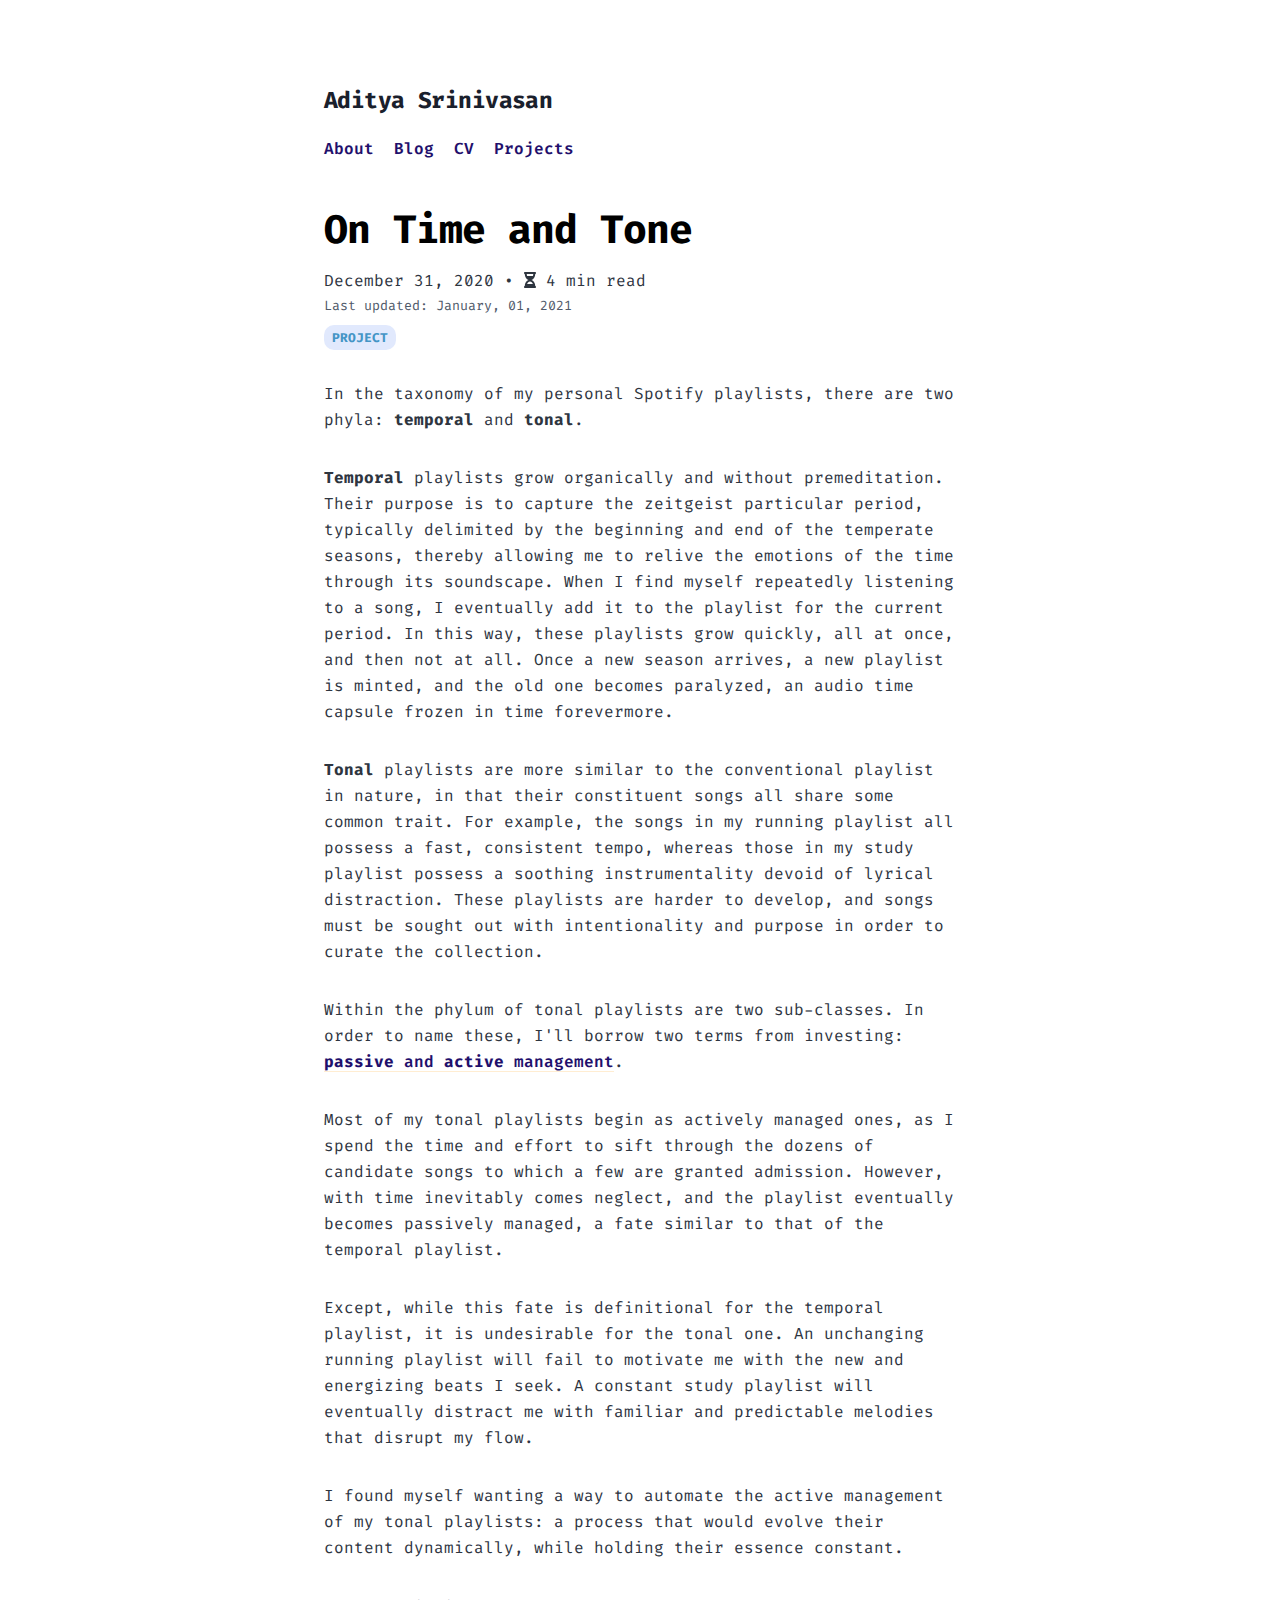
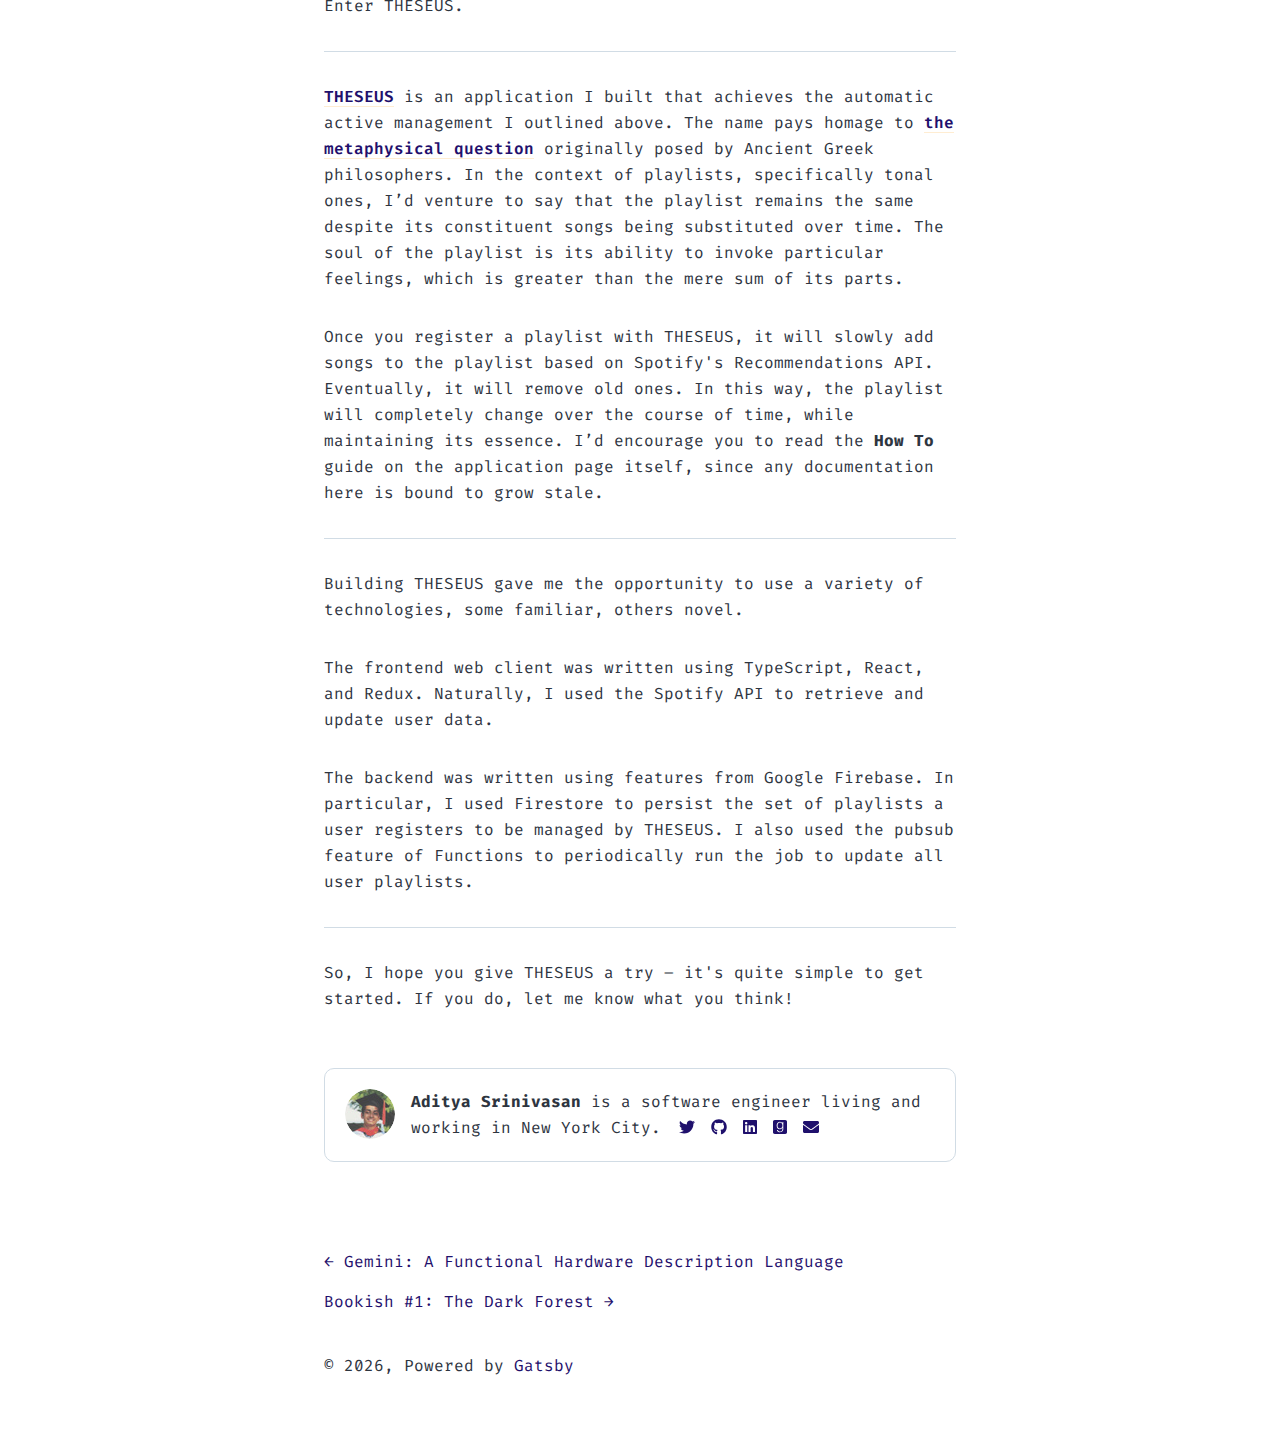
<file: on-time-and-tone/index.html>
<!DOCTYPE html><html lang="en"><head><meta charSet="utf-8"/><meta http-equiv="x-ua-compatible" content="ie=edge"/><meta name="viewport" content="width=device-width, initial-scale=1, shrink-to-fit=no"/><style data-href="/styles.0b176cc73397bf88dc7b.css">@import url(https://fonts.googleapis.com/css2?family=Fira+Code&display=swap);@font-face{font-family:Montserrat;font-style:normal;font-display:swap;font-weight:100;src:local("Montserrat Thin "),local("Montserrat-Thin"),url(/static/montserrat-latin-100-191cc9f50f3b76b9617cb383f19acb7d.woff2) format("woff2"),url(/static/montserrat-latin-100-370318464551d5f25b0f0a78f374faac.woff) format("woff")}@font-face{font-family:Montserrat;font-style:italic;font-display:swap;font-weight:100;src:local("Montserrat Thin italic"),local("Montserrat-Thinitalic"),url(/static/montserrat-latin-100italic-bdeaeb79db315697bd173a55b097dc18.woff2) format("woff2"),url(/static/montserrat-latin-100italic-ecf7d49386e8f265878e735db34a7c4b.woff) format("woff")}@font-face{font-family:Montserrat;font-style:normal;font-display:swap;font-weight:200;src:local("Montserrat Extra Light "),local("Montserrat-Extra Light"),url(/static/montserrat-latin-200-85d5ef9db7f2dc6979172a4a3b2c57cb.woff2) format("woff2"),url(/static/montserrat-latin-200-1fc98e126a3d152549240e6244d7e669.woff) format("woff")}@font-face{font-family:Montserrat;font-style:italic;font-display:swap;font-weight:200;src:local("Montserrat Extra Light italic"),local("Montserrat-Extra Lightitalic"),url(/static/montserrat-latin-200italic-49095760a498d024fe1a85a078850df9.woff2) format("woff2"),url(/static/montserrat-latin-200italic-fe46cf8b9462c820457d3bf537e4057f.woff) format("woff")}@font-face{font-family:Montserrat;font-style:normal;font-display:swap;font-weight:300;src:local("Montserrat Light "),local("Montserrat-Light"),url(/static/montserrat-latin-300-7c3daf12b706645b5d3710f863a4da04.woff2) format("woff2"),url(/static/montserrat-latin-300-8dc95fab9cf98d02ca8d76e97d3dff60.woff) format("woff")}@font-face{font-family:Montserrat;font-style:italic;font-display:swap;font-weight:300;src:local("Montserrat Light italic"),local("Montserrat-Lightitalic"),url(/static/montserrat-latin-300italic-f20b178ca2024a5eac8e42e6649db86c.woff2) format("woff2"),url(/static/montserrat-latin-300italic-3fe16939288856e8e828fa2661bf2354.woff) format("woff")}@font-face{font-family:Montserrat;font-style:normal;font-display:swap;font-weight:400;src:local("Montserrat Regular "),local("Montserrat-Regular"),url(/static/montserrat-latin-400-bc3aa95dca08f5fee5291e34959c27bc.woff2) format("woff2"),url(/static/montserrat-latin-400-8102c4838f9e3d08dad644290a9cb701.woff) format("woff")}@font-face{font-family:Montserrat;font-style:italic;font-display:swap;font-weight:400;src:local("Montserrat Regular italic"),local("Montserrat-Regularitalic"),url(/static/montserrat-latin-400italic-5cad650422a7184467af5a4d17b264c4.woff2) format("woff2"),url(/static/montserrat-latin-400italic-d191f22af3bb50902b99ac577f81a322.woff) format("woff")}@font-face{font-family:Montserrat;font-style:normal;font-display:swap;font-weight:500;src:local("Montserrat Medium "),local("Montserrat-Medium"),url(/static/montserrat-latin-500-92d16e458625f4d2c8940f6bdca0ff09.woff2) format("woff2"),url(/static/montserrat-latin-500-8b763220218ffc11c57c84ddb80e7b26.woff) format("woff")}@font-face{font-family:Montserrat;font-style:italic;font-display:swap;font-weight:500;src:local("Montserrat Medium italic"),local("Montserrat-Mediumitalic"),url(/static/montserrat-latin-500italic-47bfcca6b69d6a9acca7a8bff17193e2.woff2) format("woff2"),url(/static/montserrat-latin-500italic-72c01f753c3940c0b9cb6bf2389caddf.woff) format("woff")}@font-face{font-family:Montserrat;font-style:normal;font-display:swap;font-weight:600;src:local("Montserrat SemiBold "),local("Montserrat-SemiBold"),url(/static/montserrat-latin-600-6fb1b5623e528e27c18658fecf5ee0ee.woff2) format("woff2"),url(/static/montserrat-latin-600-7c839d15a6f54e7025ba8c0c4b333e8f.woff) format("woff")}@font-face{font-family:Montserrat;font-style:italic;font-display:swap;font-weight:600;src:local("Montserrat SemiBold italic"),local("Montserrat-SemiBolditalic"),url(/static/montserrat-latin-600italic-60789af1c9338ed1a9546722ec54b4f7.woff2) format("woff2"),url(/static/montserrat-latin-600italic-f3d4de8d0afb19e777c79032ce828e3d.woff) format("woff")}@font-face{font-family:Montserrat;font-style:normal;font-display:swap;font-weight:700;src:local("Montserrat Bold "),local("Montserrat-Bold"),url(/static/montserrat-latin-700-39d93cf678c740f9f6b2b1cfde34bee3.woff2) format("woff2"),url(/static/montserrat-latin-700-80f10bd382f0df1cd650fec59f3c9394.woff) format("woff")}@font-face{font-family:Montserrat;font-style:italic;font-display:swap;font-weight:700;src:local("Montserrat Bold italic"),local("Montserrat-Bolditalic"),url(/static/montserrat-latin-700italic-ba136d97b14e82284dd595e257f11c47.woff2) format("woff2"),url(/static/montserrat-latin-700italic-8c98142b425630821139c24bd1698700.woff) format("woff")}@font-face{font-family:Montserrat;font-style:normal;font-display:swap;font-weight:800;src:local("Montserrat ExtraBold "),local("Montserrat-ExtraBold"),url(/static/montserrat-latin-800-b7018be9ed6cd94da8b6675b3a468c3b.woff2) format("woff2"),url(/static/montserrat-latin-800-9a9befcf50d64f9d2d19d8b1d1984add.woff) format("woff")}@font-face{font-family:Montserrat;font-style:italic;font-display:swap;font-weight:800;src:local("Montserrat ExtraBold italic"),local("Montserrat-ExtraBolditalic"),url(/static/montserrat-latin-800italic-540ffdd223d1a9ad3d4e678e1a23372e.woff2) format("woff2"),url(/static/montserrat-latin-800italic-897086f99f4e1f45e6b1e9368527d0bc.woff) format("woff")}@font-face{font-family:Montserrat;font-style:normal;font-display:swap;font-weight:900;src:local("Montserrat Black "),local("Montserrat-Black"),url(/static/montserrat-latin-900-58cd789700850375b834e8b6776002eb.woff2) format("woff2"),url(/static/montserrat-latin-900-26d42c9428780e545a540bbb50c84bce.woff) format("woff")}@font-face{font-family:Montserrat;font-style:italic;font-display:swap;font-weight:900;src:local("Montserrat Black italic"),local("Montserrat-Blackitalic"),url(/static/montserrat-latin-900italic-451157bc8861fe54f523b3669a3def71.woff2) format("woff2"),url(/static/montserrat-latin-900italic-a8ec4957e1c24f5793305763ad9845b3.woff) format("woff")}@font-face{font-family:Merriweather;font-style:normal;font-display:swap;font-weight:300;src:local("Merriweather Light "),local("Merriweather-Light"),url(/static/merriweather-latin-300-b1158cfcd4aacb9d8fb61625e37af46a.woff2) format("woff2"),url(/static/merriweather-latin-300-cc7de05e166e90320d7d896e0f72a19d.woff) format("woff")}@font-face{font-family:Merriweather;font-style:italic;font-display:swap;font-weight:300;src:local("Merriweather Light italic"),local("Merriweather-Lightitalic"),url(/static/merriweather-latin-300italic-8fe52a48089d6ebe46db0b8e7cc66263.woff2) format("woff2"),url(/static/merriweather-latin-300italic-e1331f5397c2a673f9d3765138debdb5.woff) format("woff")}@font-face{font-family:Merriweather;font-style:normal;font-display:swap;font-weight:400;src:local("Merriweather Regular "),local("Merriweather-Regular"),url(/static/merriweather-latin-400-8276fdb72ae8f4714d4e6eba704cc39f.woff2) format("woff2"),url(/static/merriweather-latin-400-69f09800f4f6479d06e44eba837df872.woff) format("woff")}@font-face{font-family:Merriweather;font-style:italic;font-display:swap;font-weight:400;src:local("Merriweather Regular italic"),local("Merriweather-Regularitalic"),url(/static/merriweather-latin-400italic-3a9be9ea9f7aa4af6de7307df21d9fc0.woff2) format("woff2"),url(/static/merriweather-latin-400italic-d76079ed7541a433a54f79316de086e9.woff) format("woff")}@font-face{font-family:Merriweather;font-style:normal;font-display:swap;font-weight:700;src:local("Merriweather Bold "),local("Merriweather-Bold"),url(/static/merriweather-latin-700-fa534be7ffa380e39a7f6e03bf9a5e03.woff2) format("woff2"),url(/static/merriweather-latin-700-ba56ea84b8084b7ff9677f50d3cd81bd.woff) format("woff")}@font-face{font-family:Merriweather;font-style:italic;font-display:swap;font-weight:700;src:local("Merriweather Bold italic"),local("Merriweather-Bolditalic"),url(/static/merriweather-latin-700italic-1ef5edaaa20ae53ea50399884c5e48c6.woff2) format("woff2"),url(/static/merriweather-latin-700italic-534bc9e7ce93c73d73426e46acd78092.woff) format("woff")}@font-face{font-family:Merriweather;font-style:normal;font-display:swap;font-weight:900;src:local("Merriweather Black "),local("Merriweather-Black"),url(/static/merriweather-latin-900-7528fb70e8a4a82c7305e72ff43ac25f.woff2) format("woff2"),url(/static/merriweather-latin-900-3799b6e2f5ed3fcccf9d7a708d7419fa.woff) format("woff")}@font-face{font-family:Merriweather;font-style:italic;font-display:swap;font-weight:900;src:local("Merriweather Black italic"),local("Merriweather-Blackitalic"),url(/static/merriweather-latin-900italic-e1b4d2aaa78e12ad84aaf8a56321e4c2.woff2) format("woff2"),url(/static/merriweather-latin-900italic-2ae22f731b3424e8dbb4b37f7ca6e708.woff) format("woff")}


/*! normalize.css v8.0.1 | MIT License | github.com/necolas/normalize.css */html{line-height:1.15;-webkit-text-size-adjust:100%}body{margin:0}main{display:block}h1{font-size:2em;margin:.67em 0}hr{box-sizing:content-box;height:0;overflow:visible}pre{font-family:monospace,monospace;font-size:1em}a{background-color:transparent}abbr[title]{border-bottom:none;text-decoration:underline;-webkit-text-decoration:underline dotted;text-decoration:underline dotted}b,strong{font-weight:bolder}code,kbd,samp{font-family:monospace,monospace;font-size:1em}small{font-size:80%}sub,sup{font-size:75%;line-height:0;position:relative;vertical-align:baseline}sub{bottom:-.25em}sup{top:-.5em}img{border-style:none}button,input,optgroup,select,textarea{font-family:inherit;font-size:100%;line-height:1.15;margin:0}button,input{overflow:visible}button,select{text-transform:none}[type=button],[type=reset],[type=submit],button{-webkit-appearance:button}[type=button]::-moz-focus-inner,[type=reset]::-moz-focus-inner,[type=submit]::-moz-focus-inner,button::-moz-focus-inner{border-style:none;padding:0}[type=button]:-moz-focusring,[type=reset]:-moz-focusring,[type=submit]:-moz-focusring,button:-moz-focusring{outline:1px dotted ButtonText}fieldset{padding:.35em .75em .625em}legend{box-sizing:border-box;color:inherit;display:table;max-width:100%;padding:0;white-space:normal}progress{vertical-align:baseline}textarea{overflow:auto}[type=checkbox],[type=radio]{box-sizing:border-box;padding:0}[type=number]::-webkit-inner-spin-button,[type=number]::-webkit-outer-spin-button{height:auto}[type=search]{-webkit-appearance:textfield;outline-offset:-2px}[type=search]::-webkit-search-decoration{-webkit-appearance:none}::-webkit-file-upload-button{-webkit-appearance:button;font:inherit}details{display:block}summary{display:list-item}[hidden]{display:none}:root{--maxWidth-none:"none";--maxWidth-xs:20rem;--maxWidth-sm:24rem;--maxWidth-md:28rem;--maxWidth-lg:32rem;--maxWidth-xl:36rem;--maxWidth-2xl:42rem;--maxWidth-3xl:48rem;--maxWidth-4xl:56rem;--maxWidth-full:"100%";--maxWidth-wrapper:var(--maxWidth-2xl);--spacing-px:"1px";--spacing-0:0;--spacing-1:0.25rem;--spacing-2:0.5rem;--spacing-3:0.75rem;--spacing-4:1rem;--spacing-5:1.25rem;--spacing-6:1.5rem;--spacing-8:2rem;--spacing-10:2.5rem;--spacing-12:3rem;--spacing-16:4rem;--spacing-20:5rem;--spacing-24:6rem;--spacing-32:8rem;--fontFamily:"Fira Code",monospace,"Apple Color Emoji","Segoe UI Emoji","Segoe UI Symbol","Noto Color Emoji";--font-body:var(--fontFamily);--font-heading:var(--fontFamily);--fontWeight-normal:400;--fontWeight-medium:500;--fontWeight-semibold:600;--fontWeight-bold:700;--fontWeight-extrabold:800;--fontWeight-black:900;--fontSize-root:16px;--lineHeight-none:1;--lineHeight-tight:1.1;--lineHeight-normal:1.5;--lineHeight-relaxed:1.625;--fontSize-0:0.833rem;--fontSize-1:1rem;--fontSize-2:1.2rem;--fontSize-3:1.44rem;--fontSize-4:1.728rem;--fontSize-5:2.074rem;--fontSize-6:2.488rem;--fontSize-7:2.986rem;--color-primary:#1f106c;--color-primary-light:#f9f8ff;--color-text:#2e353f;--color-text-light:#4f5969;--color-heading:#1a202c;--color-heading-black:#000;--color-accent:#d1dce5;--color-warning:#fffaec;--color-warning-dark:#d4ad5a;--color-link:rgba(255,217,161,0.4823529411764706);--color-bookish-tag:#fae2d3;--color-bookish-tag-text:#e76337;--color-project-tag:#e1e9fd;--color-project-tag-text:#4495c6;--color-compilers-tag:#dbd9e6;--color-compilers-tag-text:#32373e;--color-hardware-tag:#dffdd5;--color-hardware-tag-text:#53b671;--color-computer-vision-tag:#fbecef;--color-computer-vision-tag-text:#c53451;--color-default-tag:#eaeaea;--color-default-tag-text:#555;--borderRadius:10px}*,:after,:before{box-sizing:border-box}html{line-height:var(--lineHeight-normal);font-size:var(--fontSize-root);-webkit-font-smoothing:antialiased;-moz-osx-font-smoothing:grayscale}body{font-family:var(--font-body);font-size:var(--fontSize-1);color:var(--color-text)}footer{padding:var(--spacing-6) var(--spacing-0)}hr{background:var(--color-accent);height:1px;border:0;margin-bottom:var(--spacing-8)}h1,h2,h3,h4,h5,h6{font-family:var(--font-heading);margin-top:var(--spacing-12);margin-bottom:var(--spacing-6);line-height:var(--lineHeight-tight);letter-spacing:-.025em}h2,h3,h4,h5,h6{font-weight:var(--fontWeight-bold);color:var(--color-heading)}h1{font-weight:var(--fontWeight-black);font-size:var(--fontSize-6);color:var(--color-heading-black)}h2{font-size:var(--fontSize-5)}h3{font-size:var(--fontSize-4)}h4{font-size:var(--fontSize-3)}h5{font-size:var(--fontSize-2)}h6{font-size:var(--fontSize-1)}h1>a,h2>a,h3>a,h4>a,h5>a,h6>a{color:inherit;text-decoration:none}p{line-height:var(--lineHeight-relaxed);--baseline-multiplier:0.179;--x-height-multiplier:0.35;margin:var(--spacing-0) var(--spacing-0) var(--spacing-8) var(--spacing-0)}ol,p,ul{padding:var(--spacing-0)}ol,ul{margin-left:var(--spacing-0);margin-right:var(--spacing-0);margin-bottom:var(--spacing-8);list-style-position:outside;list-style-image:none}ol li,ul li{padding-left:var(--spacing-0)}li>p,ol li,ul li{margin-bottom:calc(var(--spacing-8)/2)}li :last-child{margin-bottom:var(--spacing-0)}li>ul{margin-left:var(--spacing-8);margin-top:calc(var(--spacing-8)/2)}blockquote{color:var(--color-text-light);margin-left:calc(var(--spacing-6)*-1);margin-right:var(--spacing-8);padding:var(--spacing-0) var(--spacing-0) var(--spacing-0) var(--spacing-6);border-left:var(--spacing-1) solid var(--color-primary);font-size:var(--fontSize-2);font-style:italic;margin-bottom:var(--spacing-8)}blockquote>:last-child{margin-bottom:var(--spacing-0)}blockquote>ol,blockquote>ul{list-style-position:inside}table{width:100%;margin-bottom:var(--spacing-8);border-collapse:collapse;border-spacing:.25rem}table thead tr th{border-bottom:1px solid var(--color-accent)}a{color:var(--color-primary)}a,a:focus,a:hover{text-decoration:none}.global-wrapper{margin:var(--spacing-0) auto;max-width:var(--maxWidth-wrapper);padding:var(--spacing-10) var(--spacing-5)}.global-wrapper[data-is-root-path=true] .bio{margin-bottom:var(--spacing-20)}.global-header{margin-bottom:var(--spacing-12)}.global-header>a{margin-right:20px;font-weight:var(--fontWeight-semibold)}.main-heading{font-size:var(--fontSize-7);margin:0}.post-list-item{margin-bottom:var(--spacing-8);margin-top:var(--spacing-16)}.post-list-item p{margin-bottom:var(--spacing-0)}.post-list-item h4{color:var(--color-primary);margin-bottom:var(--spacing-2);margin-top:var(--spacing-0)}.post-list-item header{margin-bottom:var(--spacing-4)}.header-link-home{font-weight:var(--fontWeight-bold);font-family:var(--font-heading);text-decoration:none;font-size:var(--fontSize-2)}.tags{margin-top:var(--spacing-2)}.tag{padding:var(--spacing-1) var(--spacing-2);margin-right:var(--spacing-2);border-radius:var(--borderRadius);text-transform:uppercase;opacity:1;background:var(--color-default-tag);color:var(--color-default-tag-text);outline:none}.tag-inactive{opacity:.5}.tag-clickable{cursor:pointer}.tag-bookish{background:var(--color-bookish-tag);color:var(--color-bookish-tag-text)}.tag-project{background:var(--color-project-tag);color:var(--color-project-tag-text)}.tag-compilers{background:var(--color-compilers-tag);color:var(--color-compilers-tag-text)}.tag-hardware{background:var(--color-hardware-tag);color:var(--color-hardware-tag-text)}.tag-computer-vision{background:var(--color-computer-vision-tag);color:var(--color-computer-vision-tag-text)}.bio{display:flex;margin-bottom:var(--spacing-16);padding:var(--spacing-5);border:1px solid var(--color-accent);border-radius:var(--borderRadius)}.bio-avatar,.bio p{margin-bottom:var(--spacing-0)}.bio-avatar{margin-right:var(--spacing-4);min-width:50px;border-radius:100%}.bio-social-link{padding:var(--spacing-0) var(--spacing-2)}.blog-post header{margin-bottom:var(--spacing-8)}.blog-post header h1{margin:var(--spacing-0) var(--spacing-0) var(--spacing-4) var(--spacing-0)}.blog-post header p{font-size:var(--fontSize-2);font-family:var(--font-heading)}.blog-post-nav ul{margin:var(--spacing-0)}.blog-post-body a{color:var(--color-primary);font-weight:var(--fontWeight-semibold);text-decoration:none;transition:all .1s ease-in-out;box-shadow:inset 0 -.07em 0 var(--color-link)}.blog-post-body a:focus,.blog-post-body a:hover{text-decoration:none;box-shadow:inset 0 -.85em 0 var(--color-link)}.updated-on{font-size:var(--fontSize-0);color:var(--color-text-light)}.bookish-header{background-color:var(--color-warning);padding:var(--spacing-4);border:1px solid var(--color-warning-dark);border-radius:var(--borderRadius)}.inline-image{width:270px;float:left;margin-right:var(--spacing-4)}.before-after{display:flex}.before-after *{width:100%}@media (max-width:42rem){blockquote{padding:var(--spacing-0) var(--spacing-0) var(--spacing-0) var(--spacing-4);margin-left:var(--spacing-0)}ol,ul{list-style-position:inside}}code[class*=language-],pre[class*=language-]{color:#000;background:none;text-shadow:0 1px #fff;font-family:Consolas,Monaco,Andale Mono,Ubuntu Mono,monospace;font-size:1em;text-align:left;white-space:pre;word-spacing:normal;word-break:normal;word-wrap:normal;line-height:1.5;-moz-tab-size:4;-o-tab-size:4;tab-size:4;-webkit-hyphens:none;-ms-hyphens:none;hyphens:none}code[class*=language-]::selection,code[class*=language-] ::selection,pre[class*=language-]::selection,pre[class*=language-] ::selection{text-shadow:none;background:#b3d4fc}@media print{code[class*=language-],pre[class*=language-]{text-shadow:none}}pre[class*=language-]{padding:1em;margin:.5em 0;overflow:auto}:not(pre)>code[class*=language-],pre[class*=language-]{background:#f5f2f0}:not(pre)>code[class*=language-]{padding:.1em;border-radius:.3em;white-space:normal}.token.cdata,.token.comment,.token.doctype,.token.prolog{color:#708090}.token.punctuation{color:#999}.token.namespace{opacity:.7}.token.boolean,.token.constant,.token.deleted,.token.number,.token.property,.token.symbol,.token.tag{color:#905}.token.attr-name,.token.builtin,.token.char,.token.inserted,.token.selector,.token.string{color:#690}.language-css .token.string,.style .token.string,.token.entity,.token.operator,.token.url{color:#9a6e3a;background:hsla(0,0%,100%,.5)}.token.atrule,.token.attr-value,.token.keyword{color:#07a}.token.class-name,.token.function{color:#dd4a68}.token.important,.token.regex,.token.variable{color:#e90}.token.bold,.token.important{font-weight:700}.token.italic{font-style:italic}.token.entity{cursor:help}@font-face{font-family:KaTeX_AMS;src:url(/static/KaTeX_AMS-Regular-e78e28b4834954df047e4925e9dbf354.woff2) format("woff2"),url(/static/KaTeX_AMS-Regular-7f06b4e30317f784d61d26686aed0ab2.woff) format("woff"),url(/static/KaTeX_AMS-Regular-aaf4eee9fba9907d61c3935e0b6a54ae.ttf) format("truetype");font-weight:400;font-style:normal}@font-face{font-family:KaTeX_Caligraphic;src:url(/static/KaTeX_Caligraphic-Bold-4ec58befa687e9752c3c91cd9bcf1bcb.woff2) format("woff2"),url(/static/KaTeX_Caligraphic-Bold-1e802ca9dedc4ed4e3c6f645e4316128.woff) format("woff"),url(/static/KaTeX_Caligraphic-Bold-021dd4dc61ee5f5cdf315f43b48c094b.ttf) format("truetype");font-weight:700;font-style:normal}@font-face{font-family:KaTeX_Caligraphic;src:url(/static/KaTeX_Caligraphic-Regular-7edb53b6693d75b8a2232481eea1a52c.woff2) format("woff2"),url(/static/KaTeX_Caligraphic-Regular-d3b46c3a530116933081d9d74e3e9fe8.woff) format("woff"),url(/static/KaTeX_Caligraphic-Regular-d49f2d55ce4f40f982d8ba63d746fbf9.ttf) format("truetype");font-weight:400;font-style:normal}@font-face{font-family:KaTeX_Fraktur;src:url(/static/KaTeX_Fraktur-Bold-d5b59ec9764e10f4a82369ae29f3ac58.woff2) format("woff2"),url(/static/KaTeX_Fraktur-Bold-c4c8cab7d5be97b2bb283e531c077355.woff) format("woff"),url(/static/KaTeX_Fraktur-Bold-a31e7cba7b7221ebf1a2ae545fb306b2.ttf) format("truetype");font-weight:700;font-style:normal}@font-face{font-family:KaTeX_Fraktur;src:url(/static/KaTeX_Fraktur-Regular-32a5339eb809f381a7357ba56f82aab3.woff2) format("woff2"),url(/static/KaTeX_Fraktur-Regular-b7d9c46bff5d51da6209e355cc4a235d.woff) format("woff"),url(/static/KaTeX_Fraktur-Regular-a48dad4f58c82e38a10da0ceebb86370.ttf) format("truetype");font-weight:400;font-style:normal}@font-face{font-family:KaTeX_Main;src:url(/static/KaTeX_Main-Bold-8e1e01c4b1207c0a383d9a2b4f86e637.woff2) format("woff2"),url(/static/KaTeX_Main-Bold-22086eb5d97009c3e99bcc1d16ce6865.woff) format("woff"),url(/static/KaTeX_Main-Bold-9ceff51b3cb7ce6eb4e8efa8163a1472.ttf) format("truetype");font-weight:700;font-style:normal}@font-face{font-family:KaTeX_Main;src:url(/static/KaTeX_Main-BoldItalic-284a17fe5baf72ff8217d4c7e70c0f82.woff2) format("woff2"),url(/static/KaTeX_Main-BoldItalic-4c57dbc44bfff1fdf08a59cf556fdab3.woff) format("woff"),url(/static/KaTeX_Main-BoldItalic-e8b44b990516dab7937bf240fde8b46a.ttf) format("truetype");font-weight:700;font-style:italic}@font-face{font-family:KaTeX_Main;src:url(/static/KaTeX_Main-Italic-e533d5a2506cf053cd671b335ec04dde.woff2) format("woff2"),url(/static/KaTeX_Main-Italic-99be0e10c38cd42466e6fe1665ef9536.woff) format("woff"),url(/static/KaTeX_Main-Italic-29c86397e75cdcb3135af8295f1c2e28.ttf) format("truetype");font-weight:400;font-style:italic}@font-face{font-family:KaTeX_Main;src:url(/static/KaTeX_Main-Regular-5c734d78610fa35282f3379f866707f2.woff2) format("woff2"),url(/static/KaTeX_Main-Regular-b741441f6d71014d0453ca3ebc884dd4.woff) format("woff"),url(/static/KaTeX_Main-Regular-5c94aef490324b0925dbe5f643e8fd04.ttf) format("truetype");font-weight:400;font-style:normal}@font-face{font-family:KaTeX_Math;src:url(/static/KaTeX_Math-BoldItalic-d747bd1e7a6a43864285edd73dcde253.woff2) format("woff2"),url(/static/KaTeX_Math-BoldItalic-b13731ef4e2bfc3d8d859271e39550fc.woff) format("woff"),url(/static/KaTeX_Math-BoldItalic-9a2834a9ff8ab411153571e0e55ac693.ttf) format("truetype");font-weight:700;font-style:italic}@font-face{font-family:KaTeX_Math;src:url(/static/KaTeX_Math-Italic-4ad08b826b8065e1eab85324d726538c.woff2) format("woff2"),url(/static/KaTeX_Math-Italic-f0303906c2a67ac63bf1e8ccd638a89e.woff) format("woff"),url(/static/KaTeX_Math-Italic-291e76b8871b84560701bd29f9d1dcc7.ttf) format("truetype");font-weight:400;font-style:italic}@font-face{font-family:"KaTeX_SansSerif";src:url(/static/KaTeX_SansSerif-Bold-6e0830bee40435e72165345e0682fbfc.woff2) format("woff2"),url(/static/KaTeX_SansSerif-Bold-3fb419559955e3ce75619f1a5e8c6c84.woff) format("woff"),url(/static/KaTeX_SansSerif-Bold-7dc027cba9f7b11ec92af4a311372a85.ttf) format("truetype");font-weight:700;font-style:normal}@font-face{font-family:"KaTeX_SansSerif";src:url(/static/KaTeX_SansSerif-Italic-fba01c9c6fb2866a0f95bcacb2c187a5.woff2) format("woff2"),url(/static/KaTeX_SansSerif-Italic-727a9b0d97d72d2fc0228fe4e07fb4d8.woff) format("woff"),url(/static/KaTeX_SansSerif-Italic-4059868e460d2d2e6be18e180d20c43d.ttf) format("truetype");font-weight:400;font-style:italic}@font-face{font-family:"KaTeX_SansSerif";src:url(/static/KaTeX_SansSerif-Regular-d929cd671b19f0cfea55b6200fb47461.woff2) format("woff2"),url(/static/KaTeX_SansSerif-Regular-2555754a67062cac3a0913b715ab982f.woff) format("woff"),url(/static/KaTeX_SansSerif-Regular-5c58d168c0b66d2c32234a6718e74dfb.ttf) format("truetype");font-weight:400;font-style:normal}@font-face{font-family:KaTeX_Script;src:url(/static/KaTeX_Script-Regular-755e2491f13b5269f0afd5a56f7aa692.woff2) format("woff2"),url(/static/KaTeX_Script-Regular-d524c9a5b62a17f98f4a97af37fea735.woff) format("woff"),url(/static/KaTeX_Script-Regular-d12ea9efb375f9dc331f562e69892638.ttf) format("truetype");font-weight:400;font-style:normal}@font-face{font-family:KaTeX_Size1;src:url([data-uri]) format("woff2"),url([data-uri]) format("woff"),url(/static/KaTeX_Size1-Regular-7342d45b052c3a2abc21049959fbab7f.ttf) format("truetype");font-weight:400;font-style:normal}@font-face{font-family:KaTeX_Size2;src:url([data-uri]) format("woff2"),url([data-uri]) format("woff"),url(/static/KaTeX_Size2-Regular-eb130dcc661de766c999c60ba1525a88.ttf) format("truetype");font-weight:400;font-style:normal}@font-face{font-family:KaTeX_Size3;src:url([data-uri]) format("woff2"),url([data-uri]) format("woff"),url([data-uri]) format("truetype");font-weight:400;font-style:normal}@font-face{font-family:KaTeX_Size4;src:url([data-uri]) format("woff2"),url([data-uri]) format("woff"),url(/static/KaTeX_Size4-Regular-ad7672524b64b730dfd176140a8945cb.ttf) format("truetype");font-weight:400;font-style:normal}@font-face{font-family:KaTeX_Typewriter;src:url(/static/KaTeX_Typewriter-Regular-6cc31ea5c223c88705a13727a71417fa.woff2) format("woff2"),url(/static/KaTeX_Typewriter-Regular-3fe216d2a5f736c560cde71984554b64.woff) format("woff"),url(/static/KaTeX_Typewriter-Regular-257023560753aeb0b89b7e434d3da17f.ttf) format("truetype");font-weight:400;font-style:normal}.katex{font:normal 1.21em KaTeX_Main,Times New Roman,serif;line-height:1.2;text-indent:0;text-rendering:auto}.katex *{-ms-high-contrast-adjust:none!important}.katex .katex-version:after{content:"0.10.2"}.katex .katex-mathml{position:absolute;clip:rect(1px,1px,1px,1px);padding:0;border:0;height:1px;width:1px;overflow:hidden}.katex .katex-html>.newline{display:block}.katex .base{position:relative;white-space:nowrap;width:-webkit-min-content;width:min-content}.katex .base,.katex .strut{display:inline-block}.katex .textbf{font-weight:700}.katex .textit{font-style:italic}.katex .textrm{font-family:KaTeX_Main}.katex .textsf{font-family:KaTeX_SansSerif}.katex .texttt{font-family:KaTeX_Typewriter}.katex .mathdefault{font-family:KaTeX_Math;font-style:italic}.katex .mathit{font-family:KaTeX_Main;font-style:italic}.katex .mathrm{font-style:normal}.katex .mathbf{font-family:KaTeX_Main;font-weight:700}.katex .boldsymbol{font-family:KaTeX_Math;font-weight:700;font-style:italic}.katex .amsrm,.katex .mathbb,.katex .textbb{font-family:KaTeX_AMS}.katex .mathcal{font-family:KaTeX_Caligraphic}.katex .mathfrak,.katex .textfrak{font-family:KaTeX_Fraktur}.katex .mathtt{font-family:KaTeX_Typewriter}.katex .mathscr,.katex .textscr{font-family:KaTeX_Script}.katex .mathsf,.katex .textsf{font-family:KaTeX_SansSerif}.katex .mathboldsf,.katex .textboldsf{font-family:KaTeX_SansSerif;font-weight:700}.katex .mathitsf,.katex .textitsf{font-family:KaTeX_SansSerif;font-style:italic}.katex .mainrm{font-family:KaTeX_Main;font-style:normal}.katex .vlist-t{display:inline-table;table-layout:fixed}.katex .vlist-r{display:table-row}.katex .vlist{display:table-cell;vertical-align:bottom;position:relative}.katex .vlist>span{display:block;height:0;position:relative}.katex .vlist>span>span{display:inline-block}.katex .vlist>span>.pstrut{overflow:hidden;width:0}.katex .vlist-t2{margin-right:-2px}.katex .vlist-s{display:table-cell;vertical-align:bottom;font-size:1px;width:2px;min-width:2px}.katex .msupsub{text-align:left}.katex .mfrac>span>span{text-align:center}.katex .mfrac .frac-line{display:inline-block;width:100%;border-bottom-style:solid}.katex .hdashline,.katex .hline,.katex .mfrac .frac-line,.katex .overline .overline-line,.katex .rule,.katex .underline .underline-line{min-height:1px}.katex .mspace{display:inline-block}.katex .clap,.katex .llap,.katex .rlap{width:0;position:relative}.katex .clap>.inner,.katex .llap>.inner,.katex .rlap>.inner{position:absolute}.katex .clap>.fix,.katex .llap>.fix,.katex .rlap>.fix{display:inline-block}.katex .llap>.inner{right:0}.katex .clap>.inner,.katex .rlap>.inner{left:0}.katex .clap>.inner>span{margin-left:-50%;margin-right:50%}.katex .rule{display:inline-block;border:0 solid;position:relative}.katex .hline,.katex .overline .overline-line,.katex .underline .underline-line{display:inline-block;width:100%;border-bottom-style:solid}.katex .hdashline{display:inline-block;width:100%;border-bottom-style:dashed}.katex .sqrt>.root{margin-left:.27777778em;margin-right:-.55555556em}.katex .fontsize-ensurer,.katex .sizing{display:inline-block}.katex .fontsize-ensurer.reset-size1.size1,.katex .sizing.reset-size1.size1{font-size:1em}.katex .fontsize-ensurer.reset-size1.size2,.katex .sizing.reset-size1.size2{font-size:1.2em}.katex .fontsize-ensurer.reset-size1.size3,.katex .sizing.reset-size1.size3{font-size:1.4em}.katex .fontsize-ensurer.reset-size1.size4,.katex .sizing.reset-size1.size4{font-size:1.6em}.katex .fontsize-ensurer.reset-size1.size5,.katex .sizing.reset-size1.size5{font-size:1.8em}.katex .fontsize-ensurer.reset-size1.size6,.katex .sizing.reset-size1.size6{font-size:2em}.katex .fontsize-ensurer.reset-size1.size7,.katex .sizing.reset-size1.size7{font-size:2.4em}.katex .fontsize-ensurer.reset-size1.size8,.katex .sizing.reset-size1.size8{font-size:2.88em}.katex .fontsize-ensurer.reset-size1.size9,.katex .sizing.reset-size1.size9{font-size:3.456em}.katex .fontsize-ensurer.reset-size1.size10,.katex .sizing.reset-size1.size10{font-size:4.148em}.katex .fontsize-ensurer.reset-size1.size11,.katex .sizing.reset-size1.size11{font-size:4.976em}.katex .fontsize-ensurer.reset-size2.size1,.katex .sizing.reset-size2.size1{font-size:.83333333em}.katex .fontsize-ensurer.reset-size2.size2,.katex .sizing.reset-size2.size2{font-size:1em}.katex .fontsize-ensurer.reset-size2.size3,.katex .sizing.reset-size2.size3{font-size:1.16666667em}.katex .fontsize-ensurer.reset-size2.size4,.katex .sizing.reset-size2.size4{font-size:1.33333333em}.katex .fontsize-ensurer.reset-size2.size5,.katex .sizing.reset-size2.size5{font-size:1.5em}.katex .fontsize-ensurer.reset-size2.size6,.katex .sizing.reset-size2.size6{font-size:1.66666667em}.katex .fontsize-ensurer.reset-size2.size7,.katex .sizing.reset-size2.size7{font-size:2em}.katex .fontsize-ensurer.reset-size2.size8,.katex .sizing.reset-size2.size8{font-size:2.4em}.katex .fontsize-ensurer.reset-size2.size9,.katex .sizing.reset-size2.size9{font-size:2.88em}.katex .fontsize-ensurer.reset-size2.size10,.katex .sizing.reset-size2.size10{font-size:3.45666667em}.katex .fontsize-ensurer.reset-size2.size11,.katex .sizing.reset-size2.size11{font-size:4.14666667em}.katex .fontsize-ensurer.reset-size3.size1,.katex .sizing.reset-size3.size1{font-size:.71428571em}.katex .fontsize-ensurer.reset-size3.size2,.katex .sizing.reset-size3.size2{font-size:.85714286em}.katex .fontsize-ensurer.reset-size3.size3,.katex .sizing.reset-size3.size3{font-size:1em}.katex .fontsize-ensurer.reset-size3.size4,.katex .sizing.reset-size3.size4{font-size:1.14285714em}.katex .fontsize-ensurer.reset-size3.size5,.katex .sizing.reset-size3.size5{font-size:1.28571429em}.katex .fontsize-ensurer.reset-size3.size6,.katex .sizing.reset-size3.size6{font-size:1.42857143em}.katex .fontsize-ensurer.reset-size3.size7,.katex .sizing.reset-size3.size7{font-size:1.71428571em}.katex .fontsize-ensurer.reset-size3.size8,.katex .sizing.reset-size3.size8{font-size:2.05714286em}.katex .fontsize-ensurer.reset-size3.size9,.katex .sizing.reset-size3.size9{font-size:2.46857143em}.katex .fontsize-ensurer.reset-size3.size10,.katex .sizing.reset-size3.size10{font-size:2.96285714em}.katex .fontsize-ensurer.reset-size3.size11,.katex .sizing.reset-size3.size11{font-size:3.55428571em}.katex .fontsize-ensurer.reset-size4.size1,.katex .sizing.reset-size4.size1{font-size:.625em}.katex .fontsize-ensurer.reset-size4.size2,.katex .sizing.reset-size4.size2{font-size:.75em}.katex .fontsize-ensurer.reset-size4.size3,.katex .sizing.reset-size4.size3{font-size:.875em}.katex .fontsize-ensurer.reset-size4.size4,.katex .sizing.reset-size4.size4{font-size:1em}.katex .fontsize-ensurer.reset-size4.size5,.katex .sizing.reset-size4.size5{font-size:1.125em}.katex .fontsize-ensurer.reset-size4.size6,.katex .sizing.reset-size4.size6{font-size:1.25em}.katex .fontsize-ensurer.reset-size4.size7,.katex .sizing.reset-size4.size7{font-size:1.5em}.katex .fontsize-ensurer.reset-size4.size8,.katex .sizing.reset-size4.size8{font-size:1.8em}.katex .fontsize-ensurer.reset-size4.size9,.katex .sizing.reset-size4.size9{font-size:2.16em}.katex .fontsize-ensurer.reset-size4.size10,.katex .sizing.reset-size4.size10{font-size:2.5925em}.katex .fontsize-ensurer.reset-size4.size11,.katex .sizing.reset-size4.size11{font-size:3.11em}.katex .fontsize-ensurer.reset-size5.size1,.katex .sizing.reset-size5.size1{font-size:.55555556em}.katex .fontsize-ensurer.reset-size5.size2,.katex .sizing.reset-size5.size2{font-size:.66666667em}.katex .fontsize-ensurer.reset-size5.size3,.katex .sizing.reset-size5.size3{font-size:.77777778em}.katex .fontsize-ensurer.reset-size5.size4,.katex .sizing.reset-size5.size4{font-size:.88888889em}.katex .fontsize-ensurer.reset-size5.size5,.katex .sizing.reset-size5.size5{font-size:1em}.katex .fontsize-ensurer.reset-size5.size6,.katex .sizing.reset-size5.size6{font-size:1.11111111em}.katex .fontsize-ensurer.reset-size5.size7,.katex .sizing.reset-size5.size7{font-size:1.33333333em}.katex .fontsize-ensurer.reset-size5.size8,.katex .sizing.reset-size5.size8{font-size:1.6em}.katex .fontsize-ensurer.reset-size5.size9,.katex .sizing.reset-size5.size9{font-size:1.92em}.katex .fontsize-ensurer.reset-size5.size10,.katex .sizing.reset-size5.size10{font-size:2.30444444em}.katex .fontsize-ensurer.reset-size5.size11,.katex .sizing.reset-size5.size11{font-size:2.76444444em}.katex .fontsize-ensurer.reset-size6.size1,.katex .sizing.reset-size6.size1{font-size:.5em}.katex .fontsize-ensurer.reset-size6.size2,.katex .sizing.reset-size6.size2{font-size:.6em}.katex .fontsize-ensurer.reset-size6.size3,.katex .sizing.reset-size6.size3{font-size:.7em}.katex .fontsize-ensurer.reset-size6.size4,.katex .sizing.reset-size6.size4{font-size:.8em}.katex .fontsize-ensurer.reset-size6.size5,.katex .sizing.reset-size6.size5{font-size:.9em}.katex .fontsize-ensurer.reset-size6.size6,.katex .sizing.reset-size6.size6{font-size:1em}.katex .fontsize-ensurer.reset-size6.size7,.katex .sizing.reset-size6.size7{font-size:1.2em}.katex .fontsize-ensurer.reset-size6.size8,.katex .sizing.reset-size6.size8{font-size:1.44em}.katex .fontsize-ensurer.reset-size6.size9,.katex .sizing.reset-size6.size9{font-size:1.728em}.katex .fontsize-ensurer.reset-size6.size10,.katex .sizing.reset-size6.size10{font-size:2.074em}.katex .fontsize-ensurer.reset-size6.size11,.katex .sizing.reset-size6.size11{font-size:2.488em}.katex .fontsize-ensurer.reset-size7.size1,.katex .sizing.reset-size7.size1{font-size:.41666667em}.katex .fontsize-ensurer.reset-size7.size2,.katex .sizing.reset-size7.size2{font-size:.5em}.katex .fontsize-ensurer.reset-size7.size3,.katex .sizing.reset-size7.size3{font-size:.58333333em}.katex .fontsize-ensurer.reset-size7.size4,.katex .sizing.reset-size7.size4{font-size:.66666667em}.katex .fontsize-ensurer.reset-size7.size5,.katex .sizing.reset-size7.size5{font-size:.75em}.katex .fontsize-ensurer.reset-size7.size6,.katex .sizing.reset-size7.size6{font-size:.83333333em}.katex .fontsize-ensurer.reset-size7.size7,.katex .sizing.reset-size7.size7{font-size:1em}.katex .fontsize-ensurer.reset-size7.size8,.katex .sizing.reset-size7.size8{font-size:1.2em}.katex .fontsize-ensurer.reset-size7.size9,.katex .sizing.reset-size7.size9{font-size:1.44em}.katex .fontsize-ensurer.reset-size7.size10,.katex .sizing.reset-size7.size10{font-size:1.72833333em}.katex .fontsize-ensurer.reset-size7.size11,.katex .sizing.reset-size7.size11{font-size:2.07333333em}.katex .fontsize-ensurer.reset-size8.size1,.katex .sizing.reset-size8.size1{font-size:.34722222em}.katex .fontsize-ensurer.reset-size8.size2,.katex .sizing.reset-size8.size2{font-size:.41666667em}.katex .fontsize-ensurer.reset-size8.size3,.katex .sizing.reset-size8.size3{font-size:.48611111em}.katex .fontsize-ensurer.reset-size8.size4,.katex .sizing.reset-size8.size4{font-size:.55555556em}.katex .fontsize-ensurer.reset-size8.size5,.katex .sizing.reset-size8.size5{font-size:.625em}.katex .fontsize-ensurer.reset-size8.size6,.katex .sizing.reset-size8.size6{font-size:.69444444em}.katex .fontsize-ensurer.reset-size8.size7,.katex .sizing.reset-size8.size7{font-size:.83333333em}.katex .fontsize-ensurer.reset-size8.size8,.katex .sizing.reset-size8.size8{font-size:1em}.katex .fontsize-ensurer.reset-size8.size9,.katex .sizing.reset-size8.size9{font-size:1.2em}.katex .fontsize-ensurer.reset-size8.size10,.katex .sizing.reset-size8.size10{font-size:1.44027778em}.katex .fontsize-ensurer.reset-size8.size11,.katex .sizing.reset-size8.size11{font-size:1.72777778em}.katex .fontsize-ensurer.reset-size9.size1,.katex .sizing.reset-size9.size1{font-size:.28935185em}.katex .fontsize-ensurer.reset-size9.size2,.katex .sizing.reset-size9.size2{font-size:.34722222em}.katex .fontsize-ensurer.reset-size9.size3,.katex .sizing.reset-size9.size3{font-size:.40509259em}.katex .fontsize-ensurer.reset-size9.size4,.katex .sizing.reset-size9.size4{font-size:.46296296em}.katex .fontsize-ensurer.reset-size9.size5,.katex .sizing.reset-size9.size5{font-size:.52083333em}.katex .fontsize-ensurer.reset-size9.size6,.katex .sizing.reset-size9.size6{font-size:.5787037em}.katex .fontsize-ensurer.reset-size9.size7,.katex .sizing.reset-size9.size7{font-size:.69444444em}.katex .fontsize-ensurer.reset-size9.size8,.katex .sizing.reset-size9.size8{font-size:.83333333em}.katex .fontsize-ensurer.reset-size9.size9,.katex .sizing.reset-size9.size9{font-size:1em}.katex .fontsize-ensurer.reset-size9.size10,.katex .sizing.reset-size9.size10{font-size:1.20023148em}.katex .fontsize-ensurer.reset-size9.size11,.katex .sizing.reset-size9.size11{font-size:1.43981481em}.katex .fontsize-ensurer.reset-size10.size1,.katex .sizing.reset-size10.size1{font-size:.24108004em}.katex .fontsize-ensurer.reset-size10.size2,.katex .sizing.reset-size10.size2{font-size:.28929605em}.katex .fontsize-ensurer.reset-size10.size3,.katex .sizing.reset-size10.size3{font-size:.33751205em}.katex .fontsize-ensurer.reset-size10.size4,.katex .sizing.reset-size10.size4{font-size:.38572806em}.katex .fontsize-ensurer.reset-size10.size5,.katex .sizing.reset-size10.size5{font-size:.43394407em}.katex .fontsize-ensurer.reset-size10.size6,.katex .sizing.reset-size10.size6{font-size:.48216008em}.katex .fontsize-ensurer.reset-size10.size7,.katex .sizing.reset-size10.size7{font-size:.57859209em}.katex .fontsize-ensurer.reset-size10.size8,.katex .sizing.reset-size10.size8{font-size:.69431051em}.katex .fontsize-ensurer.reset-size10.size9,.katex .sizing.reset-size10.size9{font-size:.83317261em}.katex .fontsize-ensurer.reset-size10.size10,.katex .sizing.reset-size10.size10{font-size:1em}.katex .fontsize-ensurer.reset-size10.size11,.katex .sizing.reset-size10.size11{font-size:1.19961427em}.katex .fontsize-ensurer.reset-size11.size1,.katex .sizing.reset-size11.size1{font-size:.20096463em}.katex .fontsize-ensurer.reset-size11.size2,.katex .sizing.reset-size11.size2{font-size:.24115756em}.katex .fontsize-ensurer.reset-size11.size3,.katex .sizing.reset-size11.size3{font-size:.28135048em}.katex .fontsize-ensurer.reset-size11.size4,.katex .sizing.reset-size11.size4{font-size:.32154341em}.katex .fontsize-ensurer.reset-size11.size5,.katex .sizing.reset-size11.size5{font-size:.36173633em}.katex .fontsize-ensurer.reset-size11.size6,.katex .sizing.reset-size11.size6{font-size:.40192926em}.katex .fontsize-ensurer.reset-size11.size7,.katex .sizing.reset-size11.size7{font-size:.48231511em}.katex .fontsize-ensurer.reset-size11.size8,.katex .sizing.reset-size11.size8{font-size:.57877814em}.katex .fontsize-ensurer.reset-size11.size9,.katex .sizing.reset-size11.size9{font-size:.69453376em}.katex .fontsize-ensurer.reset-size11.size10,.katex .sizing.reset-size11.size10{font-size:.83360129em}.katex .fontsize-ensurer.reset-size11.size11,.katex .sizing.reset-size11.size11{font-size:1em}.katex .delimsizing.size1{font-family:KaTeX_Size1}.katex .delimsizing.size2{font-family:KaTeX_Size2}.katex .delimsizing.size3{font-family:KaTeX_Size3}.katex .delimsizing.size4{font-family:KaTeX_Size4}.katex .delimsizing.mult .delim-size1>span{font-family:KaTeX_Size1}.katex .delimsizing.mult .delim-size4>span{font-family:KaTeX_Size4}.katex .nulldelimiter{display:inline-block;width:.12em}.katex .delimcenter,.katex .op-symbol{position:relative}.katex .op-symbol.small-op{font-family:KaTeX_Size1}.katex .op-symbol.large-op{font-family:KaTeX_Size2}.katex .accent>.vlist-t,.katex .op-limits>.vlist-t{text-align:center}.katex .accent .accent-body{position:relative}.katex .accent .accent-body:not(.accent-full){width:0}.katex .overlay{display:block}.katex .mtable .vertical-separator{display:inline-block;margin:0 -.025em;border-right:.05em solid;min-width:1px}.katex .mtable .vs-dashed{border-right:.05em dashed}.katex .mtable .arraycolsep{display:inline-block}.katex .mtable .col-align-c>.vlist-t{text-align:center}.katex .mtable .col-align-l>.vlist-t{text-align:left}.katex .mtable .col-align-r>.vlist-t{text-align:right}.katex .svg-align{text-align:left}.katex svg{display:block;position:absolute;width:100%;height:inherit;fill:currentColor;stroke:currentColor;fill-rule:nonzero;fill-opacity:1;stroke-width:1;stroke-linecap:butt;stroke-linejoin:miter;stroke-miterlimit:4;stroke-dasharray:none;stroke-dashoffset:0;stroke-opacity:1}.katex svg path{stroke:none}.katex img{border-style:none;min-width:0;min-height:0;max-width:none;max-height:none}.katex .stretchy{width:100%;display:block;position:relative;overflow:hidden}.katex .stretchy:after,.katex .stretchy:before{content:""}.katex .hide-tail{width:100%;position:relative;overflow:hidden}.katex .halfarrow-left{position:absolute;left:0;width:50.2%;overflow:hidden}.katex .halfarrow-right{position:absolute;right:0;width:50.2%;overflow:hidden}.katex .brace-left{position:absolute;left:0;width:25.1%;overflow:hidden}.katex .brace-center{position:absolute;left:25%;width:50%;overflow:hidden}.katex .brace-right{position:absolute;right:0;width:25.1%;overflow:hidden}.katex .x-arrow-pad{padding:0 .5em}.katex .mover,.katex .munder,.katex .x-arrow{text-align:center}.katex .boxpad{padding:0 .3em}.katex .fbox,.katex .fcolorbox{box-sizing:border-box;border:.04em solid}.katex .cancel-pad{padding:0 .2em}.katex .cancel-lap{margin-left:-.2em;margin-right:-.2em}.katex .sout{border-bottom-style:solid;border-bottom-width:.08em}.katex-display{display:block;margin:1em 0;text-align:center}.katex-display>.katex{display:block;text-align:center;white-space:nowrap}.katex-display>.katex>.katex-html{display:block;position:relative}.katex-display>.katex>.katex-html>.tag{position:absolute;right:0}.katex-display.leqno>.katex>.katex-html>.tag{left:0;right:auto}.katex-display.fleqn>.katex{text-align:left}</style><meta name="generator" content="Gatsby 2.26.1"/><title data-react-helmet="true">On Time and Tone | Aditya Srinivasan</title><meta data-react-helmet="true" name="description" content="Or: how I taught my playlists to update themselves."/><meta data-react-helmet="true" property="og:title" content="On Time and Tone"/><meta data-react-helmet="true" property="og:description" content="Or: how I taught my playlists to update themselves."/><meta data-react-helmet="true" property="og:type" content="website"/><meta data-react-helmet="true" name="twitter:card" content="summary"/><meta data-react-helmet="true" name="twitter:creator" content="adisrini11"/><meta data-react-helmet="true" name="twitter:title" content="On Time and Tone"/><meta data-react-helmet="true" name="twitter:description" content="Or: how I taught my playlists to update themselves."/><link as="script" rel="preload" href="/webpack-runtime-3e1fa99e09c31e1eabdf.js"/><link as="script" rel="preload" href="/styles-1043fb1b9b9e69356781.js"/><link as="script" rel="preload" href="/framework-5a1b297d9adac74fe592.js"/><link as="script" rel="preload" href="/071290cb-17d4179f4665ff9c2ea6.js"/><link as="script" rel="preload" href="/app-d56d852beb415861a42b.js"/><link as="script" rel="preload" href="/cb1608f2-b9e5b54f6f36c8792ba4.js"/><link as="script" rel="preload" href="/a9a7754c-77968420b519238f7e2b.js"/><link as="script" rel="preload" href="/commons-5b52eb12c558911ce44c.js"/><link as="script" rel="preload" href="/3e21569af97203280db7b14b6a33c931f93871e3-2facad77499f6d8826ed.js"/><link as="script" rel="preload" href="/component---src-templates-blog-post-js-5de543b86a07dec6d2ab.js"/><link as="fetch" rel="preload" href="/page-data/on-time-and-tone/page-data.json" crossorigin="anonymous"/><link as="fetch" rel="preload" href="/page-data/sq/d/234287855.json" crossorigin="anonymous"/><link as="fetch" rel="preload" href="/page-data/sq/d/2433109408.json" crossorigin="anonymous"/><link as="fetch" rel="preload" href="/page-data/sq/d/4239340312.json" crossorigin="anonymous"/><link as="fetch" rel="preload" href="/page-data/app-data.json" crossorigin="anonymous"/></head><body><div id="___gatsby"><div style="outline:none" tabindex="-1" id="gatsby-focus-wrapper"><div class="global-wrapper" data-is-root-path="false"><header class="global-header"><h4>Aditya Srinivasan</h4><a href="/about">About</a><a href="/">Blog</a><a href="/static/ffd6db83f0fcdb77e0c01f460221fdaf/AdityaSrinivasanCV.pdf" target="_blank" rel="noreferrer">CV</a><a href="/projects">Projects</a></header><main><article class="blog-post" itemscope="" itemType="http://schema.org/Article"><header><h1 itemProp="headline">On Time and Tone</h1><div><span>December 31, 2020</span> • <svg aria-hidden="true" focusable="false" data-prefix="fas" data-icon="hourglass-half" class="svg-inline--fa fa-hourglass-half fa-w-12 " role="img" xmlns="http://www.w3.org/2000/svg" viewBox="0 0 384 512"><path fill="currentColor" d="M360 0H24C10.745 0 0 10.745 0 24v16c0 13.255 10.745 24 24 24 0 90.965 51.016 167.734 120.842 192C75.016 280.266 24 357.035 24 448c-13.255 0-24 10.745-24 24v16c0 13.255 10.745 24 24 24h336c13.255 0 24-10.745 24-24v-16c0-13.255-10.745-24-24-24 0-90.965-51.016-167.734-120.842-192C308.984 231.734 360 154.965 360 64c13.255 0 24-10.745 24-24V24c0-13.255-10.745-24-24-24zm-75.078 384H99.08c17.059-46.797 52.096-80 92.92-80 40.821 0 75.862 33.196 92.922 80zm.019-256H99.078C91.988 108.548 88 86.748 88 64h208c0 22.805-3.987 44.587-11.059 64z"></path></svg> <!-- -->4 min read<!-- --> <br/><span class="updated-on">Last updated: <!-- -->January, 01, 2021</span></div><div class="tags"><small role="button" tabindex="0" class="tag tag-project  "><strong>project</strong></small></div></header><div class="blog-post-body"><p>In the taxonomy of my personal Spotify playlists, there are two phyla:
<strong>temporal</strong> and <strong>tonal</strong>.</p><p><strong>Temporal</strong> playlists grow organically and without premeditation. Their purpose
is to capture the zeitgeist particular period, typically delimited by the
beginning and end of the temperate seasons, thereby allowing me to relive the
emotions of the time through its soundscape. When I find myself repeatedly
listening to a song, I eventually add it to the playlist for the current period.
In this way, these playlists grow quickly, all at once, and then not at all.
Once a new season arrives, a new playlist is minted, and the old one becomes
paralyzed, an audio time capsule frozen in time forevermore.</p><p><strong>Tonal</strong> playlists are more similar to the conventional playlist in nature, in
that their constituent songs all share some common trait. For example, the songs
in my running playlist all possess a fast, consistent tempo, whereas those in my
study playlist possess a soothing instrumentality devoid of lyrical distraction.
These playlists are harder to develop, and songs must be sought out with
intentionality and purpose in order to curate the collection.</p><p>Within the phylum of tonal playlists are two sub-classes. In order to name
these, I&#x27;ll borrow two terms from investing: <a href="https://www.investopedia.com/news/active-vs-passive-investing/"><strong>passive</strong> and <strong>active</strong>
management</a>.</p><p>Most of my tonal playlists begin as actively managed ones, as I spend the time
and effort to sift through the dozens of candidate songs to which a few are
granted admission. However, with time inevitably comes neglect, and the playlist
eventually becomes passively managed, a fate similar to that of the temporal
playlist.</p><p>Except, while this fate is definitional for the temporal playlist, it is
undesirable for the tonal one. An unchanging running playlist will fail to
motivate me with the new and energizing beats I seek. A constant study playlist
will eventually distract me with familiar and predictable melodies that disrupt
my flow.</p><p>I found myself wanting a way to automate the active management of my tonal
playlists: a process that would evolve their content dynamically, while holding
their essence constant.</p><p>Enter THESEUS.</p><hr/><p><a href="https://adisrini.com/theseus">THESEUS</a> is an application I built that achieves
the automatic active management I outlined above. The name pays homage to <a href="https://en.wikipedia.org/wiki/Ship_of_Theseus">the
metaphysical question</a> originally
posed by Ancient Greek philosophers. In the context of playlists, specifically
tonal ones, I’d venture to say that the playlist remains the same despite its
constituent songs being substituted over time. The soul of the playlist is its
ability to invoke particular feelings, which is greater than the mere sum of its
parts.</p><p>Once you register a playlist with THESEUS, it will slowly add songs to the
playlist based on Spotify&#x27;s Recommendations API. Eventually, it will remove old
ones. In this way, the playlist will completely change over the course of time,
while maintaining its essence. I’d encourage you to read the <strong>How To</strong> guide on
the application page itself, since any documentation here is bound to grow
stale.</p><hr/><p>Building THESEUS gave me the opportunity to use a variety of technologies, some
familiar, others novel.</p><p>The frontend web client was written using TypeScript, React, and Redux.
Naturally, I used the Spotify API to retrieve and update user data.</p><p>The backend was written using features from Google Firebase. In particular, I
used Firestore to persist the set of playlists a user registers to be managed by
THESEUS. I also used the pubsub feature of Functions to periodically run the job
to update all user playlists.</p><hr/><p>So, I hope you give THESEUS a try – it&#x27;s quite simple to get started. If you do,
let me know what you think!</p></div><footer><div class="bio"><div class="bio-avatar gatsby-image-wrapper" style="position:relative;overflow:hidden;display:inline-block;width:50px;height:50px"><img aria-hidden="true" src="[data-uri]" alt="Aditya Srinivasan" style="position:absolute;top:0;left:0;width:100%;height:100%;object-fit:cover;object-position:center;opacity:1;transition-delay:500ms;border-radius:50%"/><noscript><picture><source srcset="/static/d0e7079f80f80903a3974205e07eb496/340ed/profile.jpg 1x,
/static/d0e7079f80f80903a3974205e07eb496/32ce1/profile.jpg 1.5x,
/static/d0e7079f80f80903a3974205e07eb496/04d41/profile.jpg 2x" /><img loading="lazy" width="50" height="50" srcset="/static/d0e7079f80f80903a3974205e07eb496/340ed/profile.jpg 1x,
/static/d0e7079f80f80903a3974205e07eb496/32ce1/profile.jpg 1.5x,
/static/d0e7079f80f80903a3974205e07eb496/04d41/profile.jpg 2x" src="/static/d0e7079f80f80903a3974205e07eb496/340ed/profile.jpg" alt="Aditya Srinivasan" style="position:absolute;top:0;left:0;opacity:1;width:100%;height:100%;object-fit:cover;object-position:center"/></picture></noscript></div><p><strong>Aditya Srinivasan</strong> <!-- -->is a software engineer living and working in New York City.<!-- --> <a class="bio-social-link" href="https://twitter.com/adisrini11" target="_blank" rel="noreferrer"><svg aria-hidden="true" focusable="false" data-prefix="fab" data-icon="twitter" class="svg-inline--fa fa-twitter fa-w-16 " role="img" xmlns="http://www.w3.org/2000/svg" viewBox="0 0 512 512"><path fill="currentColor" d="M459.37 151.716c.325 4.548.325 9.097.325 13.645 0 138.72-105.583 298.558-298.558 298.558-59.452 0-114.68-17.219-161.137-47.106 8.447.974 16.568 1.299 25.34 1.299 49.055 0 94.213-16.568 130.274-44.832-46.132-.975-84.792-31.188-98.112-72.772 6.498.974 12.995 1.624 19.818 1.624 9.421 0 18.843-1.3 27.614-3.573-48.081-9.747-84.143-51.98-84.143-102.985v-1.299c13.969 7.797 30.214 12.67 47.431 13.319-28.264-18.843-46.781-51.005-46.781-87.391 0-19.492 5.197-37.36 14.294-52.954 51.655 63.675 129.3 105.258 216.365 109.807-1.624-7.797-2.599-15.918-2.599-24.04 0-57.828 46.782-104.934 104.934-104.934 30.213 0 57.502 12.67 76.67 33.137 23.715-4.548 46.456-13.32 66.599-25.34-7.798 24.366-24.366 44.833-46.132 57.827 21.117-2.273 41.584-8.122 60.426-16.243-14.292 20.791-32.161 39.308-52.628 54.253z"></path></svg></a><a class="bio-social-link" href="https://github.com/adisrini" target="_blank" rel="noreferrer"><svg aria-hidden="true" focusable="false" data-prefix="fab" data-icon="github" class="svg-inline--fa fa-github fa-w-16 " role="img" xmlns="http://www.w3.org/2000/svg" viewBox="0 0 496 512"><path fill="currentColor" d="M165.9 397.4c0 2-2.3 3.6-5.2 3.6-3.3.3-5.6-1.3-5.6-3.6 0-2 2.3-3.6 5.2-3.6 3-.3 5.6 1.3 5.6 3.6zm-31.1-4.5c-.7 2 1.3 4.3 4.3 4.9 2.6 1 5.6 0 6.2-2s-1.3-4.3-4.3-5.2c-2.6-.7-5.5.3-6.2 2.3zm44.2-1.7c-2.9.7-4.9 2.6-4.6 4.9.3 2 2.9 3.3 5.9 2.6 2.9-.7 4.9-2.6 4.6-4.6-.3-1.9-3-3.2-5.9-2.9zM244.8 8C106.1 8 0 113.3 0 252c0 110.9 69.8 205.8 169.5 239.2 12.8 2.3 17.3-5.6 17.3-12.1 0-6.2-.3-40.4-.3-61.4 0 0-70 15-84.7-29.8 0 0-11.4-29.1-27.8-36.6 0 0-22.9-15.7 1.6-15.4 0 0 24.9 2 38.6 25.8 21.9 38.6 58.6 27.5 72.9 20.9 2.3-16 8.8-27.1 16-33.7-55.9-6.2-112.3-14.3-112.3-110.5 0-27.5 7.6-41.3 23.6-58.9-2.6-6.5-11.1-33.3 2.6-67.9 20.9-6.5 69 27 69 27 20-5.6 41.5-8.5 62.8-8.5s42.8 2.9 62.8 8.5c0 0 48.1-33.6 69-27 13.7 34.7 5.2 61.4 2.6 67.9 16 17.7 25.8 31.5 25.8 58.9 0 96.5-58.9 104.2-114.8 110.5 9.2 7.9 17 22.9 17 46.4 0 33.7-.3 75.4-.3 83.6 0 6.5 4.6 14.4 17.3 12.1C428.2 457.8 496 362.9 496 252 496 113.3 383.5 8 244.8 8zM97.2 352.9c-1.3 1-1 3.3.7 5.2 1.6 1.6 3.9 2.3 5.2 1 1.3-1 1-3.3-.7-5.2-1.6-1.6-3.9-2.3-5.2-1zm-10.8-8.1c-.7 1.3.3 2.9 2.3 3.9 1.6 1 3.6.7 4.3-.7.7-1.3-.3-2.9-2.3-3.9-2-.6-3.6-.3-4.3.7zm32.4 35.6c-1.6 1.3-1 4.3 1.3 6.2 2.3 2.3 5.2 2.6 6.5 1 1.3-1.3.7-4.3-1.3-6.2-2.2-2.3-5.2-2.6-6.5-1zm-11.4-14.7c-1.6 1-1.6 3.6 0 5.9 1.6 2.3 4.3 3.3 5.6 2.3 1.6-1.3 1.6-3.9 0-6.2-1.4-2.3-4-3.3-5.6-2z"></path></svg></a><a class="bio-social-link" href="https://linkedin.com/in/adisrini" target="_blank" rel="noreferrer"><svg aria-hidden="true" focusable="false" data-prefix="fab" data-icon="linkedin" class="svg-inline--fa fa-linkedin fa-w-14 " role="img" xmlns="http://www.w3.org/2000/svg" viewBox="0 0 448 512"><path fill="currentColor" d="M416 32H31.9C14.3 32 0 46.5 0 64.3v383.4C0 465.5 14.3 480 31.9 480H416c17.6 0 32-14.5 32-32.3V64.3c0-17.8-14.4-32.3-32-32.3zM135.4 416H69V202.2h66.5V416zm-33.2-243c-21.3 0-38.5-17.3-38.5-38.5S80.9 96 102.2 96c21.2 0 38.5 17.3 38.5 38.5 0 21.3-17.2 38.5-38.5 38.5zm282.1 243h-66.4V312c0-24.8-.5-56.7-34.5-56.7-34.6 0-39.9 27-39.9 54.9V416h-66.4V202.2h63.7v29.2h.9c8.9-16.8 30.6-34.5 62.9-34.5 67.2 0 79.7 44.3 79.7 101.9V416z"></path></svg></a><a class="bio-social-link" href="https://goodreads.com/adisrini" target="_blank" rel="noreferrer"><svg aria-hidden="true" focusable="false" data-prefix="fab" data-icon="goodreads" class="svg-inline--fa fa-goodreads fa-w-14 " role="img" xmlns="http://www.w3.org/2000/svg" viewBox="0 0 448 512"><path fill="currentColor" d="M299.9 191.2c5.1 37.3-4.7 79-35.9 100.7-22.3 15.5-52.8 14.1-70.8 5.7-37.1-17.3-49.5-58.6-46.8-97.2 4.3-60.9 40.9-87.9 75.3-87.5 46.9-.2 71.8 31.8 78.2 78.3zM448 88v336c0 30.9-25.1 56-56 56H56c-30.9 0-56-25.1-56-56V88c0-30.9 25.1-56 56-56h336c30.9 0 56 25.1 56 56zM330 313.2s-.1-34-.1-217.3h-29v40.3c-.8.3-1.2-.5-1.6-1.2-9.6-20.7-35.9-46.3-76-46-51.9.4-87.2 31.2-100.6 77.8-4.3 14.9-5.8 30.1-5.5 45.6 1.7 77.9 45.1 117.8 112.4 115.2 28.9-1.1 54.5-17 69-45.2.5-1 1.1-1.9 1.7-2.9.2.1.4.1.6.2.3 3.8.2 30.7.1 34.5-.2 14.8-2 29.5-7.2 43.5-7.8 21-22.3 34.7-44.5 39.5-17.8 3.9-35.6 3.8-53.2-1.2-21.5-6.1-36.5-19-41.1-41.8-.3-1.6-1.3-1.3-2.3-1.3h-26.8c.8 10.6 3.2 20.3 8.5 29.2 24.2 40.5 82.7 48.5 128.2 37.4 49.9-12.3 67.3-54.9 67.4-106.3z"></path></svg></a><a class="bio-social-link" href="mailto:aditya.srinivasan11@gmail.com" target="_blank" rel="noreferrer"><svg aria-hidden="true" focusable="false" data-prefix="fas" data-icon="envelope" class="svg-inline--fa fa-envelope fa-w-16 " role="img" xmlns="http://www.w3.org/2000/svg" viewBox="0 0 512 512"><path fill="currentColor" d="M502.3 190.8c3.9-3.1 9.7-.2 9.7 4.7V400c0 26.5-21.5 48-48 48H48c-26.5 0-48-21.5-48-48V195.6c0-5 5.7-7.8 9.7-4.7 22.4 17.4 52.1 39.5 154.1 113.6 21.1 15.4 56.7 47.8 92.2 47.6 35.7.3 72-32.8 92.3-47.6 102-74.1 131.6-96.3 154-113.7zM256 320c23.2.4 56.6-29.2 73.4-41.4 132.7-96.3 142.8-104.7 173.4-128.7 5.8-4.5 9.2-11.5 9.2-18.9v-19c0-26.5-21.5-48-48-48H48C21.5 64 0 85.5 0 112v19c0 7.4 3.4 14.3 9.2 18.9 30.6 23.9 40.7 32.4 173.4 128.7 16.8 12.2 50.2 41.8 73.4 41.4z"></path></svg></a></p></div></footer></article><nav class="blog-post-nav"><ul style="display:flex;flex-wrap:wrap;justify-content:space-between;list-style:none;padding:0"><li><a rel="prev" href="/gemini/">← <!-- -->Gemini: A Functional Hardware Description Language</a></li><li><a rel="next" href="/the-dark-forest/">Bookish #1: The Dark Forest<!-- --> →</a></li></ul></nav></main><footer>© <!-- -->2021<!-- -->, Powered by<!-- --> <a href="https://www.gatsbyjs.com">Gatsby</a></footer></div></div><div id="gatsby-announcer" style="position:absolute;top:0;width:1px;height:1px;padding:0;overflow:hidden;clip:rect(0, 0, 0, 0);white-space:nowrap;border:0" aria-live="assertive" aria-atomic="true"></div></div><script id="gatsby-script-loader">/*<![CDATA[*/window.pagePath="/on-time-and-tone/";/*]]>*/</script><script id="gatsby-chunk-mapping">/*<![CDATA[*/window.___chunkMapping={"polyfill":["/polyfill-bb0853cd0f4c42b2ddaa.js"],"app":["/app-d56d852beb415861a42b.js"],"component---src-pages-404-js":["/component---src-pages-404-js-e29ab68bb5e1024c2301.js"],"component---src-pages-about-js":["/component---src-pages-about-js-46f0c51425353f898365.js"],"component---src-pages-index-js":["/component---src-pages-index-js-9bfec60fe7f27d18a837.js"],"component---src-pages-projects-js":["/component---src-pages-projects-js-76ef831114d24a01ac0f.js"],"component---src-pages-using-typescript-tsx":["/component---src-pages-using-typescript-tsx-4203e12b4152057e2235.js"],"component---src-templates-blog-post-js":["/component---src-templates-blog-post-js-5de543b86a07dec6d2ab.js"]};/*]]>*/</script><script src="/polyfill-bb0853cd0f4c42b2ddaa.js" nomodule=""></script><script src="/component---src-templates-blog-post-js-5de543b86a07dec6d2ab.js" async=""></script><script src="/3e21569af97203280db7b14b6a33c931f93871e3-2facad77499f6d8826ed.js" async=""></script><script src="/commons-5b52eb12c558911ce44c.js" async=""></script><script src="/a9a7754c-77968420b519238f7e2b.js" async=""></script><script src="/cb1608f2-b9e5b54f6f36c8792ba4.js" async=""></script><script src="/app-d56d852beb415861a42b.js" async=""></script><script src="/071290cb-17d4179f4665ff9c2ea6.js" async=""></script><script src="/framework-5a1b297d9adac74fe592.js" async=""></script><script src="/styles-1043fb1b9b9e69356781.js" async=""></script><script src="/webpack-runtime-3e1fa99e09c31e1eabdf.js" async=""></script></body></html>
</file>
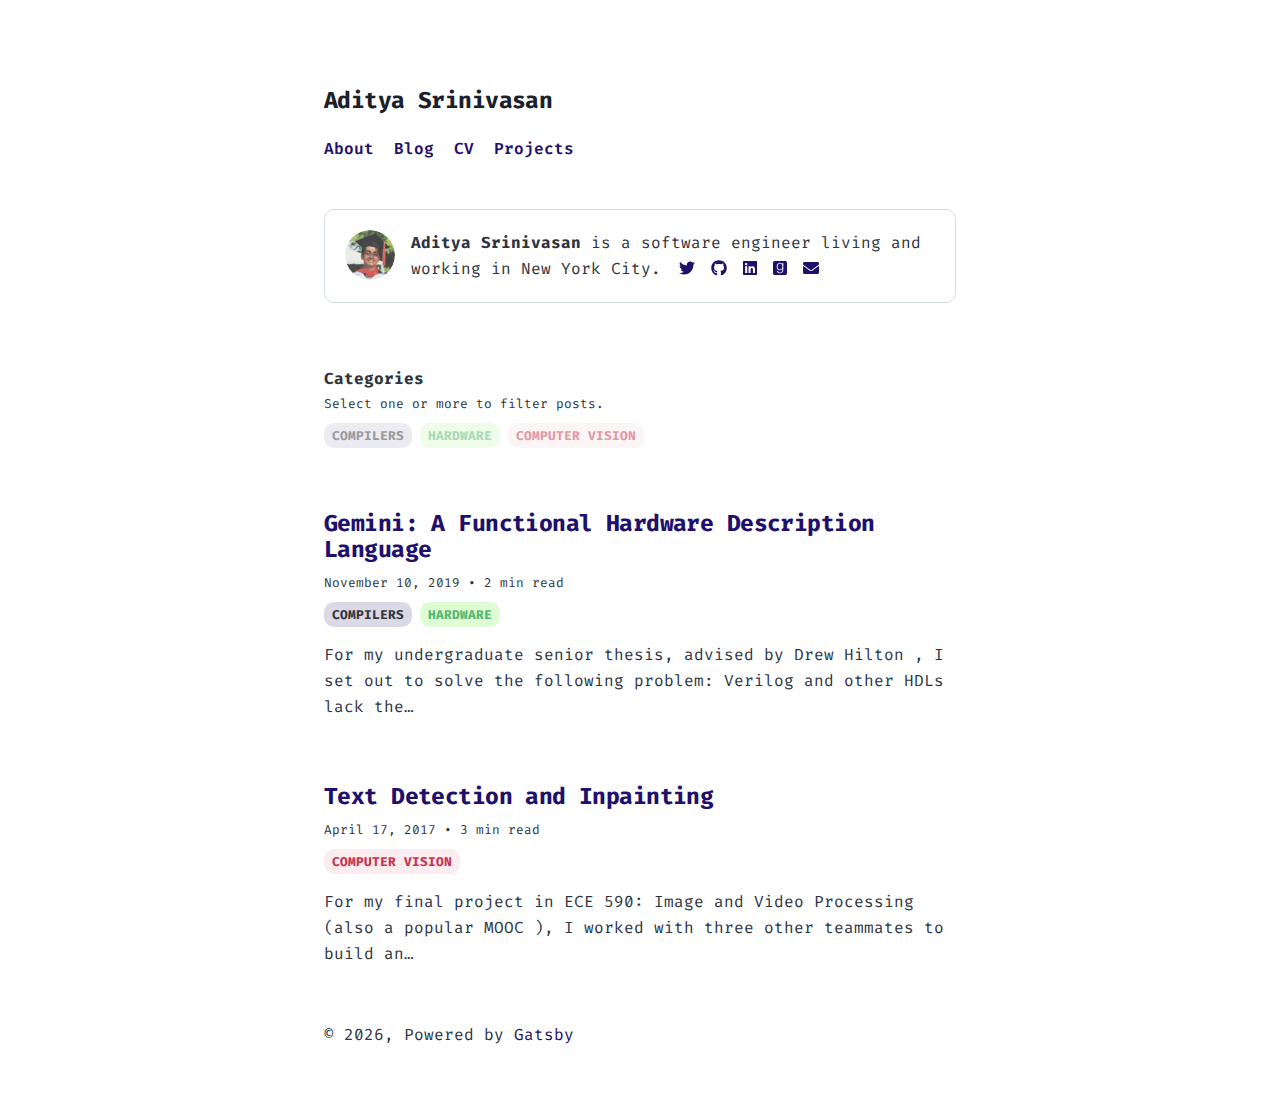
<file: projects/index.html>
<!DOCTYPE html><html lang="en"><head><meta charSet="utf-8"/><meta http-equiv="x-ua-compatible" content="ie=edge"/><meta name="viewport" content="width=device-width, initial-scale=1, shrink-to-fit=no"/><style data-href="/styles.0b176cc73397bf88dc7b.css">@import url(https://fonts.googleapis.com/css2?family=Fira+Code&display=swap);@font-face{font-family:Montserrat;font-style:normal;font-display:swap;font-weight:100;src:local("Montserrat Thin "),local("Montserrat-Thin"),url(/static/montserrat-latin-100-191cc9f50f3b76b9617cb383f19acb7d.woff2) format("woff2"),url(/static/montserrat-latin-100-370318464551d5f25b0f0a78f374faac.woff) format("woff")}@font-face{font-family:Montserrat;font-style:italic;font-display:swap;font-weight:100;src:local("Montserrat Thin italic"),local("Montserrat-Thinitalic"),url(/static/montserrat-latin-100italic-bdeaeb79db315697bd173a55b097dc18.woff2) format("woff2"),url(/static/montserrat-latin-100italic-ecf7d49386e8f265878e735db34a7c4b.woff) format("woff")}@font-face{font-family:Montserrat;font-style:normal;font-display:swap;font-weight:200;src:local("Montserrat Extra Light "),local("Montserrat-Extra Light"),url(/static/montserrat-latin-200-85d5ef9db7f2dc6979172a4a3b2c57cb.woff2) format("woff2"),url(/static/montserrat-latin-200-1fc98e126a3d152549240e6244d7e669.woff) format("woff")}@font-face{font-family:Montserrat;font-style:italic;font-display:swap;font-weight:200;src:local("Montserrat Extra Light italic"),local("Montserrat-Extra Lightitalic"),url(/static/montserrat-latin-200italic-49095760a498d024fe1a85a078850df9.woff2) format("woff2"),url(/static/montserrat-latin-200italic-fe46cf8b9462c820457d3bf537e4057f.woff) format("woff")}@font-face{font-family:Montserrat;font-style:normal;font-display:swap;font-weight:300;src:local("Montserrat Light "),local("Montserrat-Light"),url(/static/montserrat-latin-300-7c3daf12b706645b5d3710f863a4da04.woff2) format("woff2"),url(/static/montserrat-latin-300-8dc95fab9cf98d02ca8d76e97d3dff60.woff) format("woff")}@font-face{font-family:Montserrat;font-style:italic;font-display:swap;font-weight:300;src:local("Montserrat Light italic"),local("Montserrat-Lightitalic"),url(/static/montserrat-latin-300italic-f20b178ca2024a5eac8e42e6649db86c.woff2) format("woff2"),url(/static/montserrat-latin-300italic-3fe16939288856e8e828fa2661bf2354.woff) format("woff")}@font-face{font-family:Montserrat;font-style:normal;font-display:swap;font-weight:400;src:local("Montserrat Regular "),local("Montserrat-Regular"),url(/static/montserrat-latin-400-bc3aa95dca08f5fee5291e34959c27bc.woff2) format("woff2"),url(/static/montserrat-latin-400-8102c4838f9e3d08dad644290a9cb701.woff) format("woff")}@font-face{font-family:Montserrat;font-style:italic;font-display:swap;font-weight:400;src:local("Montserrat Regular italic"),local("Montserrat-Regularitalic"),url(/static/montserrat-latin-400italic-5cad650422a7184467af5a4d17b264c4.woff2) format("woff2"),url(/static/montserrat-latin-400italic-d191f22af3bb50902b99ac577f81a322.woff) format("woff")}@font-face{font-family:Montserrat;font-style:normal;font-display:swap;font-weight:500;src:local("Montserrat Medium "),local("Montserrat-Medium"),url(/static/montserrat-latin-500-92d16e458625f4d2c8940f6bdca0ff09.woff2) format("woff2"),url(/static/montserrat-latin-500-8b763220218ffc11c57c84ddb80e7b26.woff) format("woff")}@font-face{font-family:Montserrat;font-style:italic;font-display:swap;font-weight:500;src:local("Montserrat Medium italic"),local("Montserrat-Mediumitalic"),url(/static/montserrat-latin-500italic-47bfcca6b69d6a9acca7a8bff17193e2.woff2) format("woff2"),url(/static/montserrat-latin-500italic-72c01f753c3940c0b9cb6bf2389caddf.woff) format("woff")}@font-face{font-family:Montserrat;font-style:normal;font-display:swap;font-weight:600;src:local("Montserrat SemiBold "),local("Montserrat-SemiBold"),url(/static/montserrat-latin-600-6fb1b5623e528e27c18658fecf5ee0ee.woff2) format("woff2"),url(/static/montserrat-latin-600-7c839d15a6f54e7025ba8c0c4b333e8f.woff) format("woff")}@font-face{font-family:Montserrat;font-style:italic;font-display:swap;font-weight:600;src:local("Montserrat SemiBold italic"),local("Montserrat-SemiBolditalic"),url(/static/montserrat-latin-600italic-60789af1c9338ed1a9546722ec54b4f7.woff2) format("woff2"),url(/static/montserrat-latin-600italic-f3d4de8d0afb19e777c79032ce828e3d.woff) format("woff")}@font-face{font-family:Montserrat;font-style:normal;font-display:swap;font-weight:700;src:local("Montserrat Bold "),local("Montserrat-Bold"),url(/static/montserrat-latin-700-39d93cf678c740f9f6b2b1cfde34bee3.woff2) format("woff2"),url(/static/montserrat-latin-700-80f10bd382f0df1cd650fec59f3c9394.woff) format("woff")}@font-face{font-family:Montserrat;font-style:italic;font-display:swap;font-weight:700;src:local("Montserrat Bold italic"),local("Montserrat-Bolditalic"),url(/static/montserrat-latin-700italic-ba136d97b14e82284dd595e257f11c47.woff2) format("woff2"),url(/static/montserrat-latin-700italic-8c98142b425630821139c24bd1698700.woff) format("woff")}@font-face{font-family:Montserrat;font-style:normal;font-display:swap;font-weight:800;src:local("Montserrat ExtraBold "),local("Montserrat-ExtraBold"),url(/static/montserrat-latin-800-b7018be9ed6cd94da8b6675b3a468c3b.woff2) format("woff2"),url(/static/montserrat-latin-800-9a9befcf50d64f9d2d19d8b1d1984add.woff) format("woff")}@font-face{font-family:Montserrat;font-style:italic;font-display:swap;font-weight:800;src:local("Montserrat ExtraBold italic"),local("Montserrat-ExtraBolditalic"),url(/static/montserrat-latin-800italic-540ffdd223d1a9ad3d4e678e1a23372e.woff2) format("woff2"),url(/static/montserrat-latin-800italic-897086f99f4e1f45e6b1e9368527d0bc.woff) format("woff")}@font-face{font-family:Montserrat;font-style:normal;font-display:swap;font-weight:900;src:local("Montserrat Black "),local("Montserrat-Black"),url(/static/montserrat-latin-900-58cd789700850375b834e8b6776002eb.woff2) format("woff2"),url(/static/montserrat-latin-900-26d42c9428780e545a540bbb50c84bce.woff) format("woff")}@font-face{font-family:Montserrat;font-style:italic;font-display:swap;font-weight:900;src:local("Montserrat Black italic"),local("Montserrat-Blackitalic"),url(/static/montserrat-latin-900italic-451157bc8861fe54f523b3669a3def71.woff2) format("woff2"),url(/static/montserrat-latin-900italic-a8ec4957e1c24f5793305763ad9845b3.woff) format("woff")}@font-face{font-family:Merriweather;font-style:normal;font-display:swap;font-weight:300;src:local("Merriweather Light "),local("Merriweather-Light"),url(/static/merriweather-latin-300-b1158cfcd4aacb9d8fb61625e37af46a.woff2) format("woff2"),url(/static/merriweather-latin-300-cc7de05e166e90320d7d896e0f72a19d.woff) format("woff")}@font-face{font-family:Merriweather;font-style:italic;font-display:swap;font-weight:300;src:local("Merriweather Light italic"),local("Merriweather-Lightitalic"),url(/static/merriweather-latin-300italic-8fe52a48089d6ebe46db0b8e7cc66263.woff2) format("woff2"),url(/static/merriweather-latin-300italic-e1331f5397c2a673f9d3765138debdb5.woff) format("woff")}@font-face{font-family:Merriweather;font-style:normal;font-display:swap;font-weight:400;src:local("Merriweather Regular "),local("Merriweather-Regular"),url(/static/merriweather-latin-400-8276fdb72ae8f4714d4e6eba704cc39f.woff2) format("woff2"),url(/static/merriweather-latin-400-69f09800f4f6479d06e44eba837df872.woff) format("woff")}@font-face{font-family:Merriweather;font-style:italic;font-display:swap;font-weight:400;src:local("Merriweather Regular italic"),local("Merriweather-Regularitalic"),url(/static/merriweather-latin-400italic-3a9be9ea9f7aa4af6de7307df21d9fc0.woff2) format("woff2"),url(/static/merriweather-latin-400italic-d76079ed7541a433a54f79316de086e9.woff) format("woff")}@font-face{font-family:Merriweather;font-style:normal;font-display:swap;font-weight:700;src:local("Merriweather Bold "),local("Merriweather-Bold"),url(/static/merriweather-latin-700-fa534be7ffa380e39a7f6e03bf9a5e03.woff2) format("woff2"),url(/static/merriweather-latin-700-ba56ea84b8084b7ff9677f50d3cd81bd.woff) format("woff")}@font-face{font-family:Merriweather;font-style:italic;font-display:swap;font-weight:700;src:local("Merriweather Bold italic"),local("Merriweather-Bolditalic"),url(/static/merriweather-latin-700italic-1ef5edaaa20ae53ea50399884c5e48c6.woff2) format("woff2"),url(/static/merriweather-latin-700italic-534bc9e7ce93c73d73426e46acd78092.woff) format("woff")}@font-face{font-family:Merriweather;font-style:normal;font-display:swap;font-weight:900;src:local("Merriweather Black "),local("Merriweather-Black"),url(/static/merriweather-latin-900-7528fb70e8a4a82c7305e72ff43ac25f.woff2) format("woff2"),url(/static/merriweather-latin-900-3799b6e2f5ed3fcccf9d7a708d7419fa.woff) format("woff")}@font-face{font-family:Merriweather;font-style:italic;font-display:swap;font-weight:900;src:local("Merriweather Black italic"),local("Merriweather-Blackitalic"),url(/static/merriweather-latin-900italic-e1b4d2aaa78e12ad84aaf8a56321e4c2.woff2) format("woff2"),url(/static/merriweather-latin-900italic-2ae22f731b3424e8dbb4b37f7ca6e708.woff) format("woff")}


/*! normalize.css v8.0.1 | MIT License | github.com/necolas/normalize.css */html{line-height:1.15;-webkit-text-size-adjust:100%}body{margin:0}main{display:block}h1{font-size:2em;margin:.67em 0}hr{box-sizing:content-box;height:0;overflow:visible}pre{font-family:monospace,monospace;font-size:1em}a{background-color:transparent}abbr[title]{border-bottom:none;text-decoration:underline;-webkit-text-decoration:underline dotted;text-decoration:underline dotted}b,strong{font-weight:bolder}code,kbd,samp{font-family:monospace,monospace;font-size:1em}small{font-size:80%}sub,sup{font-size:75%;line-height:0;position:relative;vertical-align:baseline}sub{bottom:-.25em}sup{top:-.5em}img{border-style:none}button,input,optgroup,select,textarea{font-family:inherit;font-size:100%;line-height:1.15;margin:0}button,input{overflow:visible}button,select{text-transform:none}[type=button],[type=reset],[type=submit],button{-webkit-appearance:button}[type=button]::-moz-focus-inner,[type=reset]::-moz-focus-inner,[type=submit]::-moz-focus-inner,button::-moz-focus-inner{border-style:none;padding:0}[type=button]:-moz-focusring,[type=reset]:-moz-focusring,[type=submit]:-moz-focusring,button:-moz-focusring{outline:1px dotted ButtonText}fieldset{padding:.35em .75em .625em}legend{box-sizing:border-box;color:inherit;display:table;max-width:100%;padding:0;white-space:normal}progress{vertical-align:baseline}textarea{overflow:auto}[type=checkbox],[type=radio]{box-sizing:border-box;padding:0}[type=number]::-webkit-inner-spin-button,[type=number]::-webkit-outer-spin-button{height:auto}[type=search]{-webkit-appearance:textfield;outline-offset:-2px}[type=search]::-webkit-search-decoration{-webkit-appearance:none}::-webkit-file-upload-button{-webkit-appearance:button;font:inherit}details{display:block}summary{display:list-item}[hidden]{display:none}:root{--maxWidth-none:"none";--maxWidth-xs:20rem;--maxWidth-sm:24rem;--maxWidth-md:28rem;--maxWidth-lg:32rem;--maxWidth-xl:36rem;--maxWidth-2xl:42rem;--maxWidth-3xl:48rem;--maxWidth-4xl:56rem;--maxWidth-full:"100%";--maxWidth-wrapper:var(--maxWidth-2xl);--spacing-px:"1px";--spacing-0:0;--spacing-1:0.25rem;--spacing-2:0.5rem;--spacing-3:0.75rem;--spacing-4:1rem;--spacing-5:1.25rem;--spacing-6:1.5rem;--spacing-8:2rem;--spacing-10:2.5rem;--spacing-12:3rem;--spacing-16:4rem;--spacing-20:5rem;--spacing-24:6rem;--spacing-32:8rem;--fontFamily:"Fira Code",monospace,"Apple Color Emoji","Segoe UI Emoji","Segoe UI Symbol","Noto Color Emoji";--font-body:var(--fontFamily);--font-heading:var(--fontFamily);--fontWeight-normal:400;--fontWeight-medium:500;--fontWeight-semibold:600;--fontWeight-bold:700;--fontWeight-extrabold:800;--fontWeight-black:900;--fontSize-root:16px;--lineHeight-none:1;--lineHeight-tight:1.1;--lineHeight-normal:1.5;--lineHeight-relaxed:1.625;--fontSize-0:0.833rem;--fontSize-1:1rem;--fontSize-2:1.2rem;--fontSize-3:1.44rem;--fontSize-4:1.728rem;--fontSize-5:2.074rem;--fontSize-6:2.488rem;--fontSize-7:2.986rem;--color-primary:#1f106c;--color-primary-light:#f9f8ff;--color-text:#2e353f;--color-text-light:#4f5969;--color-heading:#1a202c;--color-heading-black:#000;--color-accent:#d1dce5;--color-warning:#fffaec;--color-warning-dark:#d4ad5a;--color-link:rgba(255,217,161,0.4823529411764706);--color-bookish-tag:#fae2d3;--color-bookish-tag-text:#e76337;--color-project-tag:#e1e9fd;--color-project-tag-text:#4495c6;--color-compilers-tag:#dbd9e6;--color-compilers-tag-text:#32373e;--color-hardware-tag:#dffdd5;--color-hardware-tag-text:#53b671;--color-computer-vision-tag:#fbecef;--color-computer-vision-tag-text:#c53451;--color-default-tag:#eaeaea;--color-default-tag-text:#555;--borderRadius:10px}*,:after,:before{box-sizing:border-box}html{line-height:var(--lineHeight-normal);font-size:var(--fontSize-root);-webkit-font-smoothing:antialiased;-moz-osx-font-smoothing:grayscale}body{font-family:var(--font-body);font-size:var(--fontSize-1);color:var(--color-text)}footer{padding:var(--spacing-6) var(--spacing-0)}hr{background:var(--color-accent);height:1px;border:0;margin-bottom:var(--spacing-8)}h1,h2,h3,h4,h5,h6{font-family:var(--font-heading);margin-top:var(--spacing-12);margin-bottom:var(--spacing-6);line-height:var(--lineHeight-tight);letter-spacing:-.025em}h2,h3,h4,h5,h6{font-weight:var(--fontWeight-bold);color:var(--color-heading)}h1{font-weight:var(--fontWeight-black);font-size:var(--fontSize-6);color:var(--color-heading-black)}h2{font-size:var(--fontSize-5)}h3{font-size:var(--fontSize-4)}h4{font-size:var(--fontSize-3)}h5{font-size:var(--fontSize-2)}h6{font-size:var(--fontSize-1)}h1>a,h2>a,h3>a,h4>a,h5>a,h6>a{color:inherit;text-decoration:none}p{line-height:var(--lineHeight-relaxed);--baseline-multiplier:0.179;--x-height-multiplier:0.35;margin:var(--spacing-0) var(--spacing-0) var(--spacing-8) var(--spacing-0)}ol,p,ul{padding:var(--spacing-0)}ol,ul{margin-left:var(--spacing-0);margin-right:var(--spacing-0);margin-bottom:var(--spacing-8);list-style-position:outside;list-style-image:none}ol li,ul li{padding-left:var(--spacing-0)}li>p,ol li,ul li{margin-bottom:calc(var(--spacing-8)/2)}li :last-child{margin-bottom:var(--spacing-0)}li>ul{margin-left:var(--spacing-8);margin-top:calc(var(--spacing-8)/2)}blockquote{color:var(--color-text-light);margin-left:calc(var(--spacing-6)*-1);margin-right:var(--spacing-8);padding:var(--spacing-0) var(--spacing-0) var(--spacing-0) var(--spacing-6);border-left:var(--spacing-1) solid var(--color-primary);font-size:var(--fontSize-2);font-style:italic;margin-bottom:var(--spacing-8)}blockquote>:last-child{margin-bottom:var(--spacing-0)}blockquote>ol,blockquote>ul{list-style-position:inside}table{width:100%;margin-bottom:var(--spacing-8);border-collapse:collapse;border-spacing:.25rem}table thead tr th{border-bottom:1px solid var(--color-accent)}a{color:var(--color-primary)}a,a:focus,a:hover{text-decoration:none}.global-wrapper{margin:var(--spacing-0) auto;max-width:var(--maxWidth-wrapper);padding:var(--spacing-10) var(--spacing-5)}.global-wrapper[data-is-root-path=true] .bio{margin-bottom:var(--spacing-20)}.global-header{margin-bottom:var(--spacing-12)}.global-header>a{margin-right:20px;font-weight:var(--fontWeight-semibold)}.main-heading{font-size:var(--fontSize-7);margin:0}.post-list-item{margin-bottom:var(--spacing-8);margin-top:var(--spacing-16)}.post-list-item p{margin-bottom:var(--spacing-0)}.post-list-item h4{color:var(--color-primary);margin-bottom:var(--spacing-2);margin-top:var(--spacing-0)}.post-list-item header{margin-bottom:var(--spacing-4)}.header-link-home{font-weight:var(--fontWeight-bold);font-family:var(--font-heading);text-decoration:none;font-size:var(--fontSize-2)}.tags{margin-top:var(--spacing-2)}.tag{padding:var(--spacing-1) var(--spacing-2);margin-right:var(--spacing-2);border-radius:var(--borderRadius);text-transform:uppercase;opacity:1;background:var(--color-default-tag);color:var(--color-default-tag-text);outline:none}.tag-inactive{opacity:.5}.tag-clickable{cursor:pointer}.tag-bookish{background:var(--color-bookish-tag);color:var(--color-bookish-tag-text)}.tag-project{background:var(--color-project-tag);color:var(--color-project-tag-text)}.tag-compilers{background:var(--color-compilers-tag);color:var(--color-compilers-tag-text)}.tag-hardware{background:var(--color-hardware-tag);color:var(--color-hardware-tag-text)}.tag-computer-vision{background:var(--color-computer-vision-tag);color:var(--color-computer-vision-tag-text)}.bio{display:flex;margin-bottom:var(--spacing-16);padding:var(--spacing-5);border:1px solid var(--color-accent);border-radius:var(--borderRadius)}.bio-avatar,.bio p{margin-bottom:var(--spacing-0)}.bio-avatar{margin-right:var(--spacing-4);min-width:50px;border-radius:100%}.bio-social-link{padding:var(--spacing-0) var(--spacing-2)}.blog-post header{margin-bottom:var(--spacing-8)}.blog-post header h1{margin:var(--spacing-0) var(--spacing-0) var(--spacing-4) var(--spacing-0)}.blog-post header p{font-size:var(--fontSize-2);font-family:var(--font-heading)}.blog-post-nav ul{margin:var(--spacing-0)}.blog-post-body a{color:var(--color-primary);font-weight:var(--fontWeight-semibold);text-decoration:none;transition:all .1s ease-in-out;box-shadow:inset 0 -.07em 0 var(--color-link)}.blog-post-body a:focus,.blog-post-body a:hover{text-decoration:none;box-shadow:inset 0 -.85em 0 var(--color-link)}.updated-on{font-size:var(--fontSize-0);color:var(--color-text-light)}.bookish-header{background-color:var(--color-warning);padding:var(--spacing-4);border:1px solid var(--color-warning-dark);border-radius:var(--borderRadius)}.inline-image{width:270px;float:left;margin-right:var(--spacing-4)}.before-after{display:flex}.before-after *{width:100%}@media (max-width:42rem){blockquote{padding:var(--spacing-0) var(--spacing-0) var(--spacing-0) var(--spacing-4);margin-left:var(--spacing-0)}ol,ul{list-style-position:inside}}code[class*=language-],pre[class*=language-]{color:#000;background:none;text-shadow:0 1px #fff;font-family:Consolas,Monaco,Andale Mono,Ubuntu Mono,monospace;font-size:1em;text-align:left;white-space:pre;word-spacing:normal;word-break:normal;word-wrap:normal;line-height:1.5;-moz-tab-size:4;-o-tab-size:4;tab-size:4;-webkit-hyphens:none;-ms-hyphens:none;hyphens:none}code[class*=language-]::selection,code[class*=language-] ::selection,pre[class*=language-]::selection,pre[class*=language-] ::selection{text-shadow:none;background:#b3d4fc}@media print{code[class*=language-],pre[class*=language-]{text-shadow:none}}pre[class*=language-]{padding:1em;margin:.5em 0;overflow:auto}:not(pre)>code[class*=language-],pre[class*=language-]{background:#f5f2f0}:not(pre)>code[class*=language-]{padding:.1em;border-radius:.3em;white-space:normal}.token.cdata,.token.comment,.token.doctype,.token.prolog{color:#708090}.token.punctuation{color:#999}.token.namespace{opacity:.7}.token.boolean,.token.constant,.token.deleted,.token.number,.token.property,.token.symbol,.token.tag{color:#905}.token.attr-name,.token.builtin,.token.char,.token.inserted,.token.selector,.token.string{color:#690}.language-css .token.string,.style .token.string,.token.entity,.token.operator,.token.url{color:#9a6e3a;background:hsla(0,0%,100%,.5)}.token.atrule,.token.attr-value,.token.keyword{color:#07a}.token.class-name,.token.function{color:#dd4a68}.token.important,.token.regex,.token.variable{color:#e90}.token.bold,.token.important{font-weight:700}.token.italic{font-style:italic}.token.entity{cursor:help}@font-face{font-family:KaTeX_AMS;src:url(/static/KaTeX_AMS-Regular-e78e28b4834954df047e4925e9dbf354.woff2) format("woff2"),url(/static/KaTeX_AMS-Regular-7f06b4e30317f784d61d26686aed0ab2.woff) format("woff"),url(/static/KaTeX_AMS-Regular-aaf4eee9fba9907d61c3935e0b6a54ae.ttf) format("truetype");font-weight:400;font-style:normal}@font-face{font-family:KaTeX_Caligraphic;src:url(/static/KaTeX_Caligraphic-Bold-4ec58befa687e9752c3c91cd9bcf1bcb.woff2) format("woff2"),url(/static/KaTeX_Caligraphic-Bold-1e802ca9dedc4ed4e3c6f645e4316128.woff) format("woff"),url(/static/KaTeX_Caligraphic-Bold-021dd4dc61ee5f5cdf315f43b48c094b.ttf) format("truetype");font-weight:700;font-style:normal}@font-face{font-family:KaTeX_Caligraphic;src:url(/static/KaTeX_Caligraphic-Regular-7edb53b6693d75b8a2232481eea1a52c.woff2) format("woff2"),url(/static/KaTeX_Caligraphic-Regular-d3b46c3a530116933081d9d74e3e9fe8.woff) format("woff"),url(/static/KaTeX_Caligraphic-Regular-d49f2d55ce4f40f982d8ba63d746fbf9.ttf) format("truetype");font-weight:400;font-style:normal}@font-face{font-family:KaTeX_Fraktur;src:url(/static/KaTeX_Fraktur-Bold-d5b59ec9764e10f4a82369ae29f3ac58.woff2) format("woff2"),url(/static/KaTeX_Fraktur-Bold-c4c8cab7d5be97b2bb283e531c077355.woff) format("woff"),url(/static/KaTeX_Fraktur-Bold-a31e7cba7b7221ebf1a2ae545fb306b2.ttf) format("truetype");font-weight:700;font-style:normal}@font-face{font-family:KaTeX_Fraktur;src:url(/static/KaTeX_Fraktur-Regular-32a5339eb809f381a7357ba56f82aab3.woff2) format("woff2"),url(/static/KaTeX_Fraktur-Regular-b7d9c46bff5d51da6209e355cc4a235d.woff) format("woff"),url(/static/KaTeX_Fraktur-Regular-a48dad4f58c82e38a10da0ceebb86370.ttf) format("truetype");font-weight:400;font-style:normal}@font-face{font-family:KaTeX_Main;src:url(/static/KaTeX_Main-Bold-8e1e01c4b1207c0a383d9a2b4f86e637.woff2) format("woff2"),url(/static/KaTeX_Main-Bold-22086eb5d97009c3e99bcc1d16ce6865.woff) format("woff"),url(/static/KaTeX_Main-Bold-9ceff51b3cb7ce6eb4e8efa8163a1472.ttf) format("truetype");font-weight:700;font-style:normal}@font-face{font-family:KaTeX_Main;src:url(/static/KaTeX_Main-BoldItalic-284a17fe5baf72ff8217d4c7e70c0f82.woff2) format("woff2"),url(/static/KaTeX_Main-BoldItalic-4c57dbc44bfff1fdf08a59cf556fdab3.woff) format("woff"),url(/static/KaTeX_Main-BoldItalic-e8b44b990516dab7937bf240fde8b46a.ttf) format("truetype");font-weight:700;font-style:italic}@font-face{font-family:KaTeX_Main;src:url(/static/KaTeX_Main-Italic-e533d5a2506cf053cd671b335ec04dde.woff2) format("woff2"),url(/static/KaTeX_Main-Italic-99be0e10c38cd42466e6fe1665ef9536.woff) format("woff"),url(/static/KaTeX_Main-Italic-29c86397e75cdcb3135af8295f1c2e28.ttf) format("truetype");font-weight:400;font-style:italic}@font-face{font-family:KaTeX_Main;src:url(/static/KaTeX_Main-Regular-5c734d78610fa35282f3379f866707f2.woff2) format("woff2"),url(/static/KaTeX_Main-Regular-b741441f6d71014d0453ca3ebc884dd4.woff) format("woff"),url(/static/KaTeX_Main-Regular-5c94aef490324b0925dbe5f643e8fd04.ttf) format("truetype");font-weight:400;font-style:normal}@font-face{font-family:KaTeX_Math;src:url(/static/KaTeX_Math-BoldItalic-d747bd1e7a6a43864285edd73dcde253.woff2) format("woff2"),url(/static/KaTeX_Math-BoldItalic-b13731ef4e2bfc3d8d859271e39550fc.woff) format("woff"),url(/static/KaTeX_Math-BoldItalic-9a2834a9ff8ab411153571e0e55ac693.ttf) format("truetype");font-weight:700;font-style:italic}@font-face{font-family:KaTeX_Math;src:url(/static/KaTeX_Math-Italic-4ad08b826b8065e1eab85324d726538c.woff2) format("woff2"),url(/static/KaTeX_Math-Italic-f0303906c2a67ac63bf1e8ccd638a89e.woff) format("woff"),url(/static/KaTeX_Math-Italic-291e76b8871b84560701bd29f9d1dcc7.ttf) format("truetype");font-weight:400;font-style:italic}@font-face{font-family:"KaTeX_SansSerif";src:url(/static/KaTeX_SansSerif-Bold-6e0830bee40435e72165345e0682fbfc.woff2) format("woff2"),url(/static/KaTeX_SansSerif-Bold-3fb419559955e3ce75619f1a5e8c6c84.woff) format("woff"),url(/static/KaTeX_SansSerif-Bold-7dc027cba9f7b11ec92af4a311372a85.ttf) format("truetype");font-weight:700;font-style:normal}@font-face{font-family:"KaTeX_SansSerif";src:url(/static/KaTeX_SansSerif-Italic-fba01c9c6fb2866a0f95bcacb2c187a5.woff2) format("woff2"),url(/static/KaTeX_SansSerif-Italic-727a9b0d97d72d2fc0228fe4e07fb4d8.woff) format("woff"),url(/static/KaTeX_SansSerif-Italic-4059868e460d2d2e6be18e180d20c43d.ttf) format("truetype");font-weight:400;font-style:italic}@font-face{font-family:"KaTeX_SansSerif";src:url(/static/KaTeX_SansSerif-Regular-d929cd671b19f0cfea55b6200fb47461.woff2) format("woff2"),url(/static/KaTeX_SansSerif-Regular-2555754a67062cac3a0913b715ab982f.woff) format("woff"),url(/static/KaTeX_SansSerif-Regular-5c58d168c0b66d2c32234a6718e74dfb.ttf) format("truetype");font-weight:400;font-style:normal}@font-face{font-family:KaTeX_Script;src:url(/static/KaTeX_Script-Regular-755e2491f13b5269f0afd5a56f7aa692.woff2) format("woff2"),url(/static/KaTeX_Script-Regular-d524c9a5b62a17f98f4a97af37fea735.woff) format("woff"),url(/static/KaTeX_Script-Regular-d12ea9efb375f9dc331f562e69892638.ttf) format("truetype");font-weight:400;font-style:normal}@font-face{font-family:KaTeX_Size1;src:url([data-uri]) format("woff2"),url([data-uri]) format("woff"),url(/static/KaTeX_Size1-Regular-7342d45b052c3a2abc21049959fbab7f.ttf) format("truetype");font-weight:400;font-style:normal}@font-face{font-family:KaTeX_Size2;src:url([data-uri]) format("woff2"),url([data-uri]) format("woff"),url(/static/KaTeX_Size2-Regular-eb130dcc661de766c999c60ba1525a88.ttf) format("truetype");font-weight:400;font-style:normal}@font-face{font-family:KaTeX_Size3;src:url([data-uri]) format("woff2"),url([data-uri]) format("woff"),url([data-uri]) format("truetype");font-weight:400;font-style:normal}@font-face{font-family:KaTeX_Size4;src:url([data-uri]) format("woff2"),url([data-uri]) format("woff"),url(/static/KaTeX_Size4-Regular-ad7672524b64b730dfd176140a8945cb.ttf) format("truetype");font-weight:400;font-style:normal}@font-face{font-family:KaTeX_Typewriter;src:url(/static/KaTeX_Typewriter-Regular-6cc31ea5c223c88705a13727a71417fa.woff2) format("woff2"),url(/static/KaTeX_Typewriter-Regular-3fe216d2a5f736c560cde71984554b64.woff) format("woff"),url(/static/KaTeX_Typewriter-Regular-257023560753aeb0b89b7e434d3da17f.ttf) format("truetype");font-weight:400;font-style:normal}.katex{font:normal 1.21em KaTeX_Main,Times New Roman,serif;line-height:1.2;text-indent:0;text-rendering:auto}.katex *{-ms-high-contrast-adjust:none!important}.katex .katex-version:after{content:"0.10.2"}.katex .katex-mathml{position:absolute;clip:rect(1px,1px,1px,1px);padding:0;border:0;height:1px;width:1px;overflow:hidden}.katex .katex-html>.newline{display:block}.katex .base{position:relative;white-space:nowrap;width:-webkit-min-content;width:min-content}.katex .base,.katex .strut{display:inline-block}.katex .textbf{font-weight:700}.katex .textit{font-style:italic}.katex .textrm{font-family:KaTeX_Main}.katex .textsf{font-family:KaTeX_SansSerif}.katex .texttt{font-family:KaTeX_Typewriter}.katex .mathdefault{font-family:KaTeX_Math;font-style:italic}.katex .mathit{font-family:KaTeX_Main;font-style:italic}.katex .mathrm{font-style:normal}.katex .mathbf{font-family:KaTeX_Main;font-weight:700}.katex .boldsymbol{font-family:KaTeX_Math;font-weight:700;font-style:italic}.katex .amsrm,.katex .mathbb,.katex .textbb{font-family:KaTeX_AMS}.katex .mathcal{font-family:KaTeX_Caligraphic}.katex .mathfrak,.katex .textfrak{font-family:KaTeX_Fraktur}.katex .mathtt{font-family:KaTeX_Typewriter}.katex .mathscr,.katex .textscr{font-family:KaTeX_Script}.katex .mathsf,.katex .textsf{font-family:KaTeX_SansSerif}.katex .mathboldsf,.katex .textboldsf{font-family:KaTeX_SansSerif;font-weight:700}.katex .mathitsf,.katex .textitsf{font-family:KaTeX_SansSerif;font-style:italic}.katex .mainrm{font-family:KaTeX_Main;font-style:normal}.katex .vlist-t{display:inline-table;table-layout:fixed}.katex .vlist-r{display:table-row}.katex .vlist{display:table-cell;vertical-align:bottom;position:relative}.katex .vlist>span{display:block;height:0;position:relative}.katex .vlist>span>span{display:inline-block}.katex .vlist>span>.pstrut{overflow:hidden;width:0}.katex .vlist-t2{margin-right:-2px}.katex .vlist-s{display:table-cell;vertical-align:bottom;font-size:1px;width:2px;min-width:2px}.katex .msupsub{text-align:left}.katex .mfrac>span>span{text-align:center}.katex .mfrac .frac-line{display:inline-block;width:100%;border-bottom-style:solid}.katex .hdashline,.katex .hline,.katex .mfrac .frac-line,.katex .overline .overline-line,.katex .rule,.katex .underline .underline-line{min-height:1px}.katex .mspace{display:inline-block}.katex .clap,.katex .llap,.katex .rlap{width:0;position:relative}.katex .clap>.inner,.katex .llap>.inner,.katex .rlap>.inner{position:absolute}.katex .clap>.fix,.katex .llap>.fix,.katex .rlap>.fix{display:inline-block}.katex .llap>.inner{right:0}.katex .clap>.inner,.katex .rlap>.inner{left:0}.katex .clap>.inner>span{margin-left:-50%;margin-right:50%}.katex .rule{display:inline-block;border:0 solid;position:relative}.katex .hline,.katex .overline .overline-line,.katex .underline .underline-line{display:inline-block;width:100%;border-bottom-style:solid}.katex .hdashline{display:inline-block;width:100%;border-bottom-style:dashed}.katex .sqrt>.root{margin-left:.27777778em;margin-right:-.55555556em}.katex .fontsize-ensurer,.katex .sizing{display:inline-block}.katex .fontsize-ensurer.reset-size1.size1,.katex .sizing.reset-size1.size1{font-size:1em}.katex .fontsize-ensurer.reset-size1.size2,.katex .sizing.reset-size1.size2{font-size:1.2em}.katex .fontsize-ensurer.reset-size1.size3,.katex .sizing.reset-size1.size3{font-size:1.4em}.katex .fontsize-ensurer.reset-size1.size4,.katex .sizing.reset-size1.size4{font-size:1.6em}.katex .fontsize-ensurer.reset-size1.size5,.katex .sizing.reset-size1.size5{font-size:1.8em}.katex .fontsize-ensurer.reset-size1.size6,.katex .sizing.reset-size1.size6{font-size:2em}.katex .fontsize-ensurer.reset-size1.size7,.katex .sizing.reset-size1.size7{font-size:2.4em}.katex .fontsize-ensurer.reset-size1.size8,.katex .sizing.reset-size1.size8{font-size:2.88em}.katex .fontsize-ensurer.reset-size1.size9,.katex .sizing.reset-size1.size9{font-size:3.456em}.katex .fontsize-ensurer.reset-size1.size10,.katex .sizing.reset-size1.size10{font-size:4.148em}.katex .fontsize-ensurer.reset-size1.size11,.katex .sizing.reset-size1.size11{font-size:4.976em}.katex .fontsize-ensurer.reset-size2.size1,.katex .sizing.reset-size2.size1{font-size:.83333333em}.katex .fontsize-ensurer.reset-size2.size2,.katex .sizing.reset-size2.size2{font-size:1em}.katex .fontsize-ensurer.reset-size2.size3,.katex .sizing.reset-size2.size3{font-size:1.16666667em}.katex .fontsize-ensurer.reset-size2.size4,.katex .sizing.reset-size2.size4{font-size:1.33333333em}.katex .fontsize-ensurer.reset-size2.size5,.katex .sizing.reset-size2.size5{font-size:1.5em}.katex .fontsize-ensurer.reset-size2.size6,.katex .sizing.reset-size2.size6{font-size:1.66666667em}.katex .fontsize-ensurer.reset-size2.size7,.katex .sizing.reset-size2.size7{font-size:2em}.katex .fontsize-ensurer.reset-size2.size8,.katex .sizing.reset-size2.size8{font-size:2.4em}.katex .fontsize-ensurer.reset-size2.size9,.katex .sizing.reset-size2.size9{font-size:2.88em}.katex .fontsize-ensurer.reset-size2.size10,.katex .sizing.reset-size2.size10{font-size:3.45666667em}.katex .fontsize-ensurer.reset-size2.size11,.katex .sizing.reset-size2.size11{font-size:4.14666667em}.katex .fontsize-ensurer.reset-size3.size1,.katex .sizing.reset-size3.size1{font-size:.71428571em}.katex .fontsize-ensurer.reset-size3.size2,.katex .sizing.reset-size3.size2{font-size:.85714286em}.katex .fontsize-ensurer.reset-size3.size3,.katex .sizing.reset-size3.size3{font-size:1em}.katex .fontsize-ensurer.reset-size3.size4,.katex .sizing.reset-size3.size4{font-size:1.14285714em}.katex .fontsize-ensurer.reset-size3.size5,.katex .sizing.reset-size3.size5{font-size:1.28571429em}.katex .fontsize-ensurer.reset-size3.size6,.katex .sizing.reset-size3.size6{font-size:1.42857143em}.katex .fontsize-ensurer.reset-size3.size7,.katex .sizing.reset-size3.size7{font-size:1.71428571em}.katex .fontsize-ensurer.reset-size3.size8,.katex .sizing.reset-size3.size8{font-size:2.05714286em}.katex .fontsize-ensurer.reset-size3.size9,.katex .sizing.reset-size3.size9{font-size:2.46857143em}.katex .fontsize-ensurer.reset-size3.size10,.katex .sizing.reset-size3.size10{font-size:2.96285714em}.katex .fontsize-ensurer.reset-size3.size11,.katex .sizing.reset-size3.size11{font-size:3.55428571em}.katex .fontsize-ensurer.reset-size4.size1,.katex .sizing.reset-size4.size1{font-size:.625em}.katex .fontsize-ensurer.reset-size4.size2,.katex .sizing.reset-size4.size2{font-size:.75em}.katex .fontsize-ensurer.reset-size4.size3,.katex .sizing.reset-size4.size3{font-size:.875em}.katex .fontsize-ensurer.reset-size4.size4,.katex .sizing.reset-size4.size4{font-size:1em}.katex .fontsize-ensurer.reset-size4.size5,.katex .sizing.reset-size4.size5{font-size:1.125em}.katex .fontsize-ensurer.reset-size4.size6,.katex .sizing.reset-size4.size6{font-size:1.25em}.katex .fontsize-ensurer.reset-size4.size7,.katex .sizing.reset-size4.size7{font-size:1.5em}.katex .fontsize-ensurer.reset-size4.size8,.katex .sizing.reset-size4.size8{font-size:1.8em}.katex .fontsize-ensurer.reset-size4.size9,.katex .sizing.reset-size4.size9{font-size:2.16em}.katex .fontsize-ensurer.reset-size4.size10,.katex .sizing.reset-size4.size10{font-size:2.5925em}.katex .fontsize-ensurer.reset-size4.size11,.katex .sizing.reset-size4.size11{font-size:3.11em}.katex .fontsize-ensurer.reset-size5.size1,.katex .sizing.reset-size5.size1{font-size:.55555556em}.katex .fontsize-ensurer.reset-size5.size2,.katex .sizing.reset-size5.size2{font-size:.66666667em}.katex .fontsize-ensurer.reset-size5.size3,.katex .sizing.reset-size5.size3{font-size:.77777778em}.katex .fontsize-ensurer.reset-size5.size4,.katex .sizing.reset-size5.size4{font-size:.88888889em}.katex .fontsize-ensurer.reset-size5.size5,.katex .sizing.reset-size5.size5{font-size:1em}.katex .fontsize-ensurer.reset-size5.size6,.katex .sizing.reset-size5.size6{font-size:1.11111111em}.katex .fontsize-ensurer.reset-size5.size7,.katex .sizing.reset-size5.size7{font-size:1.33333333em}.katex .fontsize-ensurer.reset-size5.size8,.katex .sizing.reset-size5.size8{font-size:1.6em}.katex .fontsize-ensurer.reset-size5.size9,.katex .sizing.reset-size5.size9{font-size:1.92em}.katex .fontsize-ensurer.reset-size5.size10,.katex .sizing.reset-size5.size10{font-size:2.30444444em}.katex .fontsize-ensurer.reset-size5.size11,.katex .sizing.reset-size5.size11{font-size:2.76444444em}.katex .fontsize-ensurer.reset-size6.size1,.katex .sizing.reset-size6.size1{font-size:.5em}.katex .fontsize-ensurer.reset-size6.size2,.katex .sizing.reset-size6.size2{font-size:.6em}.katex .fontsize-ensurer.reset-size6.size3,.katex .sizing.reset-size6.size3{font-size:.7em}.katex .fontsize-ensurer.reset-size6.size4,.katex .sizing.reset-size6.size4{font-size:.8em}.katex .fontsize-ensurer.reset-size6.size5,.katex .sizing.reset-size6.size5{font-size:.9em}.katex .fontsize-ensurer.reset-size6.size6,.katex .sizing.reset-size6.size6{font-size:1em}.katex .fontsize-ensurer.reset-size6.size7,.katex .sizing.reset-size6.size7{font-size:1.2em}.katex .fontsize-ensurer.reset-size6.size8,.katex .sizing.reset-size6.size8{font-size:1.44em}.katex .fontsize-ensurer.reset-size6.size9,.katex .sizing.reset-size6.size9{font-size:1.728em}.katex .fontsize-ensurer.reset-size6.size10,.katex .sizing.reset-size6.size10{font-size:2.074em}.katex .fontsize-ensurer.reset-size6.size11,.katex .sizing.reset-size6.size11{font-size:2.488em}.katex .fontsize-ensurer.reset-size7.size1,.katex .sizing.reset-size7.size1{font-size:.41666667em}.katex .fontsize-ensurer.reset-size7.size2,.katex .sizing.reset-size7.size2{font-size:.5em}.katex .fontsize-ensurer.reset-size7.size3,.katex .sizing.reset-size7.size3{font-size:.58333333em}.katex .fontsize-ensurer.reset-size7.size4,.katex .sizing.reset-size7.size4{font-size:.66666667em}.katex .fontsize-ensurer.reset-size7.size5,.katex .sizing.reset-size7.size5{font-size:.75em}.katex .fontsize-ensurer.reset-size7.size6,.katex .sizing.reset-size7.size6{font-size:.83333333em}.katex .fontsize-ensurer.reset-size7.size7,.katex .sizing.reset-size7.size7{font-size:1em}.katex .fontsize-ensurer.reset-size7.size8,.katex .sizing.reset-size7.size8{font-size:1.2em}.katex .fontsize-ensurer.reset-size7.size9,.katex .sizing.reset-size7.size9{font-size:1.44em}.katex .fontsize-ensurer.reset-size7.size10,.katex .sizing.reset-size7.size10{font-size:1.72833333em}.katex .fontsize-ensurer.reset-size7.size11,.katex .sizing.reset-size7.size11{font-size:2.07333333em}.katex .fontsize-ensurer.reset-size8.size1,.katex .sizing.reset-size8.size1{font-size:.34722222em}.katex .fontsize-ensurer.reset-size8.size2,.katex .sizing.reset-size8.size2{font-size:.41666667em}.katex .fontsize-ensurer.reset-size8.size3,.katex .sizing.reset-size8.size3{font-size:.48611111em}.katex .fontsize-ensurer.reset-size8.size4,.katex .sizing.reset-size8.size4{font-size:.55555556em}.katex .fontsize-ensurer.reset-size8.size5,.katex .sizing.reset-size8.size5{font-size:.625em}.katex .fontsize-ensurer.reset-size8.size6,.katex .sizing.reset-size8.size6{font-size:.69444444em}.katex .fontsize-ensurer.reset-size8.size7,.katex .sizing.reset-size8.size7{font-size:.83333333em}.katex .fontsize-ensurer.reset-size8.size8,.katex .sizing.reset-size8.size8{font-size:1em}.katex .fontsize-ensurer.reset-size8.size9,.katex .sizing.reset-size8.size9{font-size:1.2em}.katex .fontsize-ensurer.reset-size8.size10,.katex .sizing.reset-size8.size10{font-size:1.44027778em}.katex .fontsize-ensurer.reset-size8.size11,.katex .sizing.reset-size8.size11{font-size:1.72777778em}.katex .fontsize-ensurer.reset-size9.size1,.katex .sizing.reset-size9.size1{font-size:.28935185em}.katex .fontsize-ensurer.reset-size9.size2,.katex .sizing.reset-size9.size2{font-size:.34722222em}.katex .fontsize-ensurer.reset-size9.size3,.katex .sizing.reset-size9.size3{font-size:.40509259em}.katex .fontsize-ensurer.reset-size9.size4,.katex .sizing.reset-size9.size4{font-size:.46296296em}.katex .fontsize-ensurer.reset-size9.size5,.katex .sizing.reset-size9.size5{font-size:.52083333em}.katex .fontsize-ensurer.reset-size9.size6,.katex .sizing.reset-size9.size6{font-size:.5787037em}.katex .fontsize-ensurer.reset-size9.size7,.katex .sizing.reset-size9.size7{font-size:.69444444em}.katex .fontsize-ensurer.reset-size9.size8,.katex .sizing.reset-size9.size8{font-size:.83333333em}.katex .fontsize-ensurer.reset-size9.size9,.katex .sizing.reset-size9.size9{font-size:1em}.katex .fontsize-ensurer.reset-size9.size10,.katex .sizing.reset-size9.size10{font-size:1.20023148em}.katex .fontsize-ensurer.reset-size9.size11,.katex .sizing.reset-size9.size11{font-size:1.43981481em}.katex .fontsize-ensurer.reset-size10.size1,.katex .sizing.reset-size10.size1{font-size:.24108004em}.katex .fontsize-ensurer.reset-size10.size2,.katex .sizing.reset-size10.size2{font-size:.28929605em}.katex .fontsize-ensurer.reset-size10.size3,.katex .sizing.reset-size10.size3{font-size:.33751205em}.katex .fontsize-ensurer.reset-size10.size4,.katex .sizing.reset-size10.size4{font-size:.38572806em}.katex .fontsize-ensurer.reset-size10.size5,.katex .sizing.reset-size10.size5{font-size:.43394407em}.katex .fontsize-ensurer.reset-size10.size6,.katex .sizing.reset-size10.size6{font-size:.48216008em}.katex .fontsize-ensurer.reset-size10.size7,.katex .sizing.reset-size10.size7{font-size:.57859209em}.katex .fontsize-ensurer.reset-size10.size8,.katex .sizing.reset-size10.size8{font-size:.69431051em}.katex .fontsize-ensurer.reset-size10.size9,.katex .sizing.reset-size10.size9{font-size:.83317261em}.katex .fontsize-ensurer.reset-size10.size10,.katex .sizing.reset-size10.size10{font-size:1em}.katex .fontsize-ensurer.reset-size10.size11,.katex .sizing.reset-size10.size11{font-size:1.19961427em}.katex .fontsize-ensurer.reset-size11.size1,.katex .sizing.reset-size11.size1{font-size:.20096463em}.katex .fontsize-ensurer.reset-size11.size2,.katex .sizing.reset-size11.size2{font-size:.24115756em}.katex .fontsize-ensurer.reset-size11.size3,.katex .sizing.reset-size11.size3{font-size:.28135048em}.katex .fontsize-ensurer.reset-size11.size4,.katex .sizing.reset-size11.size4{font-size:.32154341em}.katex .fontsize-ensurer.reset-size11.size5,.katex .sizing.reset-size11.size5{font-size:.36173633em}.katex .fontsize-ensurer.reset-size11.size6,.katex .sizing.reset-size11.size6{font-size:.40192926em}.katex .fontsize-ensurer.reset-size11.size7,.katex .sizing.reset-size11.size7{font-size:.48231511em}.katex .fontsize-ensurer.reset-size11.size8,.katex .sizing.reset-size11.size8{font-size:.57877814em}.katex .fontsize-ensurer.reset-size11.size9,.katex .sizing.reset-size11.size9{font-size:.69453376em}.katex .fontsize-ensurer.reset-size11.size10,.katex .sizing.reset-size11.size10{font-size:.83360129em}.katex .fontsize-ensurer.reset-size11.size11,.katex .sizing.reset-size11.size11{font-size:1em}.katex .delimsizing.size1{font-family:KaTeX_Size1}.katex .delimsizing.size2{font-family:KaTeX_Size2}.katex .delimsizing.size3{font-family:KaTeX_Size3}.katex .delimsizing.size4{font-family:KaTeX_Size4}.katex .delimsizing.mult .delim-size1>span{font-family:KaTeX_Size1}.katex .delimsizing.mult .delim-size4>span{font-family:KaTeX_Size4}.katex .nulldelimiter{display:inline-block;width:.12em}.katex .delimcenter,.katex .op-symbol{position:relative}.katex .op-symbol.small-op{font-family:KaTeX_Size1}.katex .op-symbol.large-op{font-family:KaTeX_Size2}.katex .accent>.vlist-t,.katex .op-limits>.vlist-t{text-align:center}.katex .accent .accent-body{position:relative}.katex .accent .accent-body:not(.accent-full){width:0}.katex .overlay{display:block}.katex .mtable .vertical-separator{display:inline-block;margin:0 -.025em;border-right:.05em solid;min-width:1px}.katex .mtable .vs-dashed{border-right:.05em dashed}.katex .mtable .arraycolsep{display:inline-block}.katex .mtable .col-align-c>.vlist-t{text-align:center}.katex .mtable .col-align-l>.vlist-t{text-align:left}.katex .mtable .col-align-r>.vlist-t{text-align:right}.katex .svg-align{text-align:left}.katex svg{display:block;position:absolute;width:100%;height:inherit;fill:currentColor;stroke:currentColor;fill-rule:nonzero;fill-opacity:1;stroke-width:1;stroke-linecap:butt;stroke-linejoin:miter;stroke-miterlimit:4;stroke-dasharray:none;stroke-dashoffset:0;stroke-opacity:1}.katex svg path{stroke:none}.katex img{border-style:none;min-width:0;min-height:0;max-width:none;max-height:none}.katex .stretchy{width:100%;display:block;position:relative;overflow:hidden}.katex .stretchy:after,.katex .stretchy:before{content:""}.katex .hide-tail{width:100%;position:relative;overflow:hidden}.katex .halfarrow-left{position:absolute;left:0;width:50.2%;overflow:hidden}.katex .halfarrow-right{position:absolute;right:0;width:50.2%;overflow:hidden}.katex .brace-left{position:absolute;left:0;width:25.1%;overflow:hidden}.katex .brace-center{position:absolute;left:25%;width:50%;overflow:hidden}.katex .brace-right{position:absolute;right:0;width:25.1%;overflow:hidden}.katex .x-arrow-pad{padding:0 .5em}.katex .mover,.katex .munder,.katex .x-arrow{text-align:center}.katex .boxpad{padding:0 .3em}.katex .fbox,.katex .fcolorbox{box-sizing:border-box;border:.04em solid}.katex .cancel-pad{padding:0 .2em}.katex .cancel-lap{margin-left:-.2em;margin-right:-.2em}.katex .sout{border-bottom-style:solid;border-bottom-width:.08em}.katex-display{display:block;margin:1em 0;text-align:center}.katex-display>.katex{display:block;text-align:center;white-space:nowrap}.katex-display>.katex>.katex-html{display:block;position:relative}.katex-display>.katex>.katex-html>.tag{position:absolute;right:0}.katex-display.leqno>.katex>.katex-html>.tag{left:0;right:auto}.katex-display.fleqn>.katex{text-align:left}</style><meta name="generator" content="Gatsby 2.26.1"/><title data-react-helmet="true">All posts | Aditya Srinivasan</title><meta data-react-helmet="true" name="description" content="My personal website."/><meta data-react-helmet="true" property="og:title" content="All posts"/><meta data-react-helmet="true" property="og:description" content="My personal website."/><meta data-react-helmet="true" property="og:type" content="website"/><meta data-react-helmet="true" name="twitter:card" content="summary"/><meta data-react-helmet="true" name="twitter:creator" content="adisrini11"/><meta data-react-helmet="true" name="twitter:title" content="All posts"/><meta data-react-helmet="true" name="twitter:description" content="My personal website."/><link as="script" rel="preload" href="/webpack-runtime-3e1fa99e09c31e1eabdf.js"/><link as="script" rel="preload" href="/styles-1043fb1b9b9e69356781.js"/><link as="script" rel="preload" href="/framework-5a1b297d9adac74fe592.js"/><link as="script" rel="preload" href="/071290cb-17d4179f4665ff9c2ea6.js"/><link as="script" rel="preload" href="/app-d56d852beb415861a42b.js"/><link as="script" rel="preload" href="/cb1608f2-b9e5b54f6f36c8792ba4.js"/><link as="script" rel="preload" href="/a9a7754c-77968420b519238f7e2b.js"/><link as="script" rel="preload" href="/commons-5b52eb12c558911ce44c.js"/><link as="script" rel="preload" href="/3e21569af97203280db7b14b6a33c931f93871e3-2facad77499f6d8826ed.js"/><link as="script" rel="preload" href="/c169b6902947a77fec05096cb4da441bfcc3d6f1-a832e4a895e82195ffc8.js"/><link as="script" rel="preload" href="/component---src-pages-projects-js-76ef831114d24a01ac0f.js"/><link as="fetch" rel="preload" href="/page-data/projects/page-data.json" crossorigin="anonymous"/><link as="fetch" rel="preload" href="/page-data/sq/d/234287855.json" crossorigin="anonymous"/><link as="fetch" rel="preload" href="/page-data/sq/d/2433109408.json" crossorigin="anonymous"/><link as="fetch" rel="preload" href="/page-data/sq/d/4239340312.json" crossorigin="anonymous"/><link as="fetch" rel="preload" href="/page-data/app-data.json" crossorigin="anonymous"/></head><body><div id="___gatsby"><div style="outline:none" tabindex="-1" id="gatsby-focus-wrapper"><div class="global-wrapper" data-is-root-path="false"><header class="global-header"><h4>Aditya Srinivasan</h4><a href="/about">About</a><a href="/">Blog</a><a href="/static/ffd6db83f0fcdb77e0c01f460221fdaf/AdityaSrinivasanCV.pdf" target="_blank" rel="noreferrer">CV</a><a href="/projects">Projects</a></header><main><div class="bio"><div class="bio-avatar gatsby-image-wrapper" style="position:relative;overflow:hidden;display:inline-block;width:50px;height:50px"><img aria-hidden="true" src="[data-uri]" alt="Aditya Srinivasan" style="position:absolute;top:0;left:0;width:100%;height:100%;object-fit:cover;object-position:center;opacity:1;transition-delay:500ms;border-radius:50%"/><noscript><picture><source srcset="/static/d0e7079f80f80903a3974205e07eb496/340ed/profile.jpg 1x,
/static/d0e7079f80f80903a3974205e07eb496/32ce1/profile.jpg 1.5x,
/static/d0e7079f80f80903a3974205e07eb496/04d41/profile.jpg 2x" /><img loading="lazy" width="50" height="50" srcset="/static/d0e7079f80f80903a3974205e07eb496/340ed/profile.jpg 1x,
/static/d0e7079f80f80903a3974205e07eb496/32ce1/profile.jpg 1.5x,
/static/d0e7079f80f80903a3974205e07eb496/04d41/profile.jpg 2x" src="/static/d0e7079f80f80903a3974205e07eb496/340ed/profile.jpg" alt="Aditya Srinivasan" style="position:absolute;top:0;left:0;opacity:1;width:100%;height:100%;object-fit:cover;object-position:center"/></picture></noscript></div><p><strong>Aditya Srinivasan</strong> <!-- -->is a software engineer living and working in New York City.<!-- --> <a class="bio-social-link" href="https://twitter.com/adisrini11" target="_blank" rel="noreferrer"><svg aria-hidden="true" focusable="false" data-prefix="fab" data-icon="twitter" class="svg-inline--fa fa-twitter fa-w-16 " role="img" xmlns="http://www.w3.org/2000/svg" viewBox="0 0 512 512"><path fill="currentColor" d="M459.37 151.716c.325 4.548.325 9.097.325 13.645 0 138.72-105.583 298.558-298.558 298.558-59.452 0-114.68-17.219-161.137-47.106 8.447.974 16.568 1.299 25.34 1.299 49.055 0 94.213-16.568 130.274-44.832-46.132-.975-84.792-31.188-98.112-72.772 6.498.974 12.995 1.624 19.818 1.624 9.421 0 18.843-1.3 27.614-3.573-48.081-9.747-84.143-51.98-84.143-102.985v-1.299c13.969 7.797 30.214 12.67 47.431 13.319-28.264-18.843-46.781-51.005-46.781-87.391 0-19.492 5.197-37.36 14.294-52.954 51.655 63.675 129.3 105.258 216.365 109.807-1.624-7.797-2.599-15.918-2.599-24.04 0-57.828 46.782-104.934 104.934-104.934 30.213 0 57.502 12.67 76.67 33.137 23.715-4.548 46.456-13.32 66.599-25.34-7.798 24.366-24.366 44.833-46.132 57.827 21.117-2.273 41.584-8.122 60.426-16.243-14.292 20.791-32.161 39.308-52.628 54.253z"></path></svg></a><a class="bio-social-link" href="https://github.com/adisrini" target="_blank" rel="noreferrer"><svg aria-hidden="true" focusable="false" data-prefix="fab" data-icon="github" class="svg-inline--fa fa-github fa-w-16 " role="img" xmlns="http://www.w3.org/2000/svg" viewBox="0 0 496 512"><path fill="currentColor" d="M165.9 397.4c0 2-2.3 3.6-5.2 3.6-3.3.3-5.6-1.3-5.6-3.6 0-2 2.3-3.6 5.2-3.6 3-.3 5.6 1.3 5.6 3.6zm-31.1-4.5c-.7 2 1.3 4.3 4.3 4.9 2.6 1 5.6 0 6.2-2s-1.3-4.3-4.3-5.2c-2.6-.7-5.5.3-6.2 2.3zm44.2-1.7c-2.9.7-4.9 2.6-4.6 4.9.3 2 2.9 3.3 5.9 2.6 2.9-.7 4.9-2.6 4.6-4.6-.3-1.9-3-3.2-5.9-2.9zM244.8 8C106.1 8 0 113.3 0 252c0 110.9 69.8 205.8 169.5 239.2 12.8 2.3 17.3-5.6 17.3-12.1 0-6.2-.3-40.4-.3-61.4 0 0-70 15-84.7-29.8 0 0-11.4-29.1-27.8-36.6 0 0-22.9-15.7 1.6-15.4 0 0 24.9 2 38.6 25.8 21.9 38.6 58.6 27.5 72.9 20.9 2.3-16 8.8-27.1 16-33.7-55.9-6.2-112.3-14.3-112.3-110.5 0-27.5 7.6-41.3 23.6-58.9-2.6-6.5-11.1-33.3 2.6-67.9 20.9-6.5 69 27 69 27 20-5.6 41.5-8.5 62.8-8.5s42.8 2.9 62.8 8.5c0 0 48.1-33.6 69-27 13.7 34.7 5.2 61.4 2.6 67.9 16 17.7 25.8 31.5 25.8 58.9 0 96.5-58.9 104.2-114.8 110.5 9.2 7.9 17 22.9 17 46.4 0 33.7-.3 75.4-.3 83.6 0 6.5 4.6 14.4 17.3 12.1C428.2 457.8 496 362.9 496 252 496 113.3 383.5 8 244.8 8zM97.2 352.9c-1.3 1-1 3.3.7 5.2 1.6 1.6 3.9 2.3 5.2 1 1.3-1 1-3.3-.7-5.2-1.6-1.6-3.9-2.3-5.2-1zm-10.8-8.1c-.7 1.3.3 2.9 2.3 3.9 1.6 1 3.6.7 4.3-.7.7-1.3-.3-2.9-2.3-3.9-2-.6-3.6-.3-4.3.7zm32.4 35.6c-1.6 1.3-1 4.3 1.3 6.2 2.3 2.3 5.2 2.6 6.5 1 1.3-1.3.7-4.3-1.3-6.2-2.2-2.3-5.2-2.6-6.5-1zm-11.4-14.7c-1.6 1-1.6 3.6 0 5.9 1.6 2.3 4.3 3.3 5.6 2.3 1.6-1.3 1.6-3.9 0-6.2-1.4-2.3-4-3.3-5.6-2z"></path></svg></a><a class="bio-social-link" href="https://linkedin.com/in/adisrini" target="_blank" rel="noreferrer"><svg aria-hidden="true" focusable="false" data-prefix="fab" data-icon="linkedin" class="svg-inline--fa fa-linkedin fa-w-14 " role="img" xmlns="http://www.w3.org/2000/svg" viewBox="0 0 448 512"><path fill="currentColor" d="M416 32H31.9C14.3 32 0 46.5 0 64.3v383.4C0 465.5 14.3 480 31.9 480H416c17.6 0 32-14.5 32-32.3V64.3c0-17.8-14.4-32.3-32-32.3zM135.4 416H69V202.2h66.5V416zm-33.2-243c-21.3 0-38.5-17.3-38.5-38.5S80.9 96 102.2 96c21.2 0 38.5 17.3 38.5 38.5 0 21.3-17.2 38.5-38.5 38.5zm282.1 243h-66.4V312c0-24.8-.5-56.7-34.5-56.7-34.6 0-39.9 27-39.9 54.9V416h-66.4V202.2h63.7v29.2h.9c8.9-16.8 30.6-34.5 62.9-34.5 67.2 0 79.7 44.3 79.7 101.9V416z"></path></svg></a><a class="bio-social-link" href="https://goodreads.com/adisrini" target="_blank" rel="noreferrer"><svg aria-hidden="true" focusable="false" data-prefix="fab" data-icon="goodreads" class="svg-inline--fa fa-goodreads fa-w-14 " role="img" xmlns="http://www.w3.org/2000/svg" viewBox="0 0 448 512"><path fill="currentColor" d="M299.9 191.2c5.1 37.3-4.7 79-35.9 100.7-22.3 15.5-52.8 14.1-70.8 5.7-37.1-17.3-49.5-58.6-46.8-97.2 4.3-60.9 40.9-87.9 75.3-87.5 46.9-.2 71.8 31.8 78.2 78.3zM448 88v336c0 30.9-25.1 56-56 56H56c-30.9 0-56-25.1-56-56V88c0-30.9 25.1-56 56-56h336c30.9 0 56 25.1 56 56zM330 313.2s-.1-34-.1-217.3h-29v40.3c-.8.3-1.2-.5-1.6-1.2-9.6-20.7-35.9-46.3-76-46-51.9.4-87.2 31.2-100.6 77.8-4.3 14.9-5.8 30.1-5.5 45.6 1.7 77.9 45.1 117.8 112.4 115.2 28.9-1.1 54.5-17 69-45.2.5-1 1.1-1.9 1.7-2.9.2.1.4.1.6.2.3 3.8.2 30.7.1 34.5-.2 14.8-2 29.5-7.2 43.5-7.8 21-22.3 34.7-44.5 39.5-17.8 3.9-35.6 3.8-53.2-1.2-21.5-6.1-36.5-19-41.1-41.8-.3-1.6-1.3-1.3-2.3-1.3h-26.8c.8 10.6 3.2 20.3 8.5 29.2 24.2 40.5 82.7 48.5 128.2 37.4 49.9-12.3 67.3-54.9 67.4-106.3z"></path></svg></a><a class="bio-social-link" href="mailto:aditya.srinivasan11@gmail.com" target="_blank" rel="noreferrer"><svg aria-hidden="true" focusable="false" data-prefix="fas" data-icon="envelope" class="svg-inline--fa fa-envelope fa-w-16 " role="img" xmlns="http://www.w3.org/2000/svg" viewBox="0 0 512 512"><path fill="currentColor" d="M502.3 190.8c3.9-3.1 9.7-.2 9.7 4.7V400c0 26.5-21.5 48-48 48H48c-26.5 0-48-21.5-48-48V195.6c0-5 5.7-7.8 9.7-4.7 22.4 17.4 52.1 39.5 154.1 113.6 21.1 15.4 56.7 47.8 92.2 47.6 35.7.3 72-32.8 92.3-47.6 102-74.1 131.6-96.3 154-113.7zM256 320c23.2.4 56.6-29.2 73.4-41.4 132.7-96.3 142.8-104.7 173.4-128.7 5.8-4.5 9.2-11.5 9.2-18.9v-19c0-26.5-21.5-48-48-48H48C21.5 64 0 85.5 0 112v19c0 7.4 3.4 14.3 9.2 18.9 30.6 23.9 40.7 32.4 173.4 128.7 16.8 12.2 50.2 41.8 73.4 41.4z"></path></svg></a></p></div><span><strong>Categories</strong></span><br/><small>Select one or more to filter posts.</small><div class="tags"><small role="button" tabindex="0" class="tag tag-compilers tag-inactive tag-clickable"><strong>compilers</strong></small><small role="button" tabindex="1" class="tag tag-hardware tag-inactive tag-clickable"><strong>hardware</strong></small><small role="button" tabindex="2" class="tag tag-computer-vision tag-inactive tag-clickable"><strong>computer vision</strong></small></div><ol style="list-style:none"><li><article class="post-list-item" itemscope="" itemType="http://schema.org/Article"><header><h4><a itemProp="url" href="/gemini/"><span itemProp="headline">Gemini: A Functional Hardware Description Language</span></a></h4><small>November 10, 2019<!-- --> • <!-- -->2 min read</small><div class="tags"><small role="button" tabindex="0" class="tag tag-compilers  tag-clickable"><strong>compilers</strong></small><small role="button" tabindex="1" class="tag tag-hardware  tag-clickable"><strong>hardware</strong></small></div></header><section><p itemProp="description">For my undergraduate senior thesis, advised by  Drew
Hilton , I set out to solve the following
problem:  Verilog and other HDLs lack the…</p></section></article></li><li><article class="post-list-item" itemscope="" itemType="http://schema.org/Article"><header><h4><a itemProp="url" href="/text-detection-and-inpainting/"><span itemProp="headline">Text Detection and Inpainting</span></a></h4><small>April 17, 2017<!-- --> • <!-- -->3 min read</small><div class="tags"><small role="button" tabindex="0" class="tag tag-computer-vision  tag-clickable"><strong>computer vision</strong></small></div></header><section><p itemProp="description">For my final project in ECE 590: Image and Video Processing (also a popular
 MOOC ), I worked with three
other teammates to build an…</p></section></article></li></ol></main><footer>© <!-- -->2021<!-- -->, Powered by<!-- --> <a href="https://www.gatsbyjs.com">Gatsby</a></footer></div></div><div id="gatsby-announcer" style="position:absolute;top:0;width:1px;height:1px;padding:0;overflow:hidden;clip:rect(0, 0, 0, 0);white-space:nowrap;border:0" aria-live="assertive" aria-atomic="true"></div></div><script id="gatsby-script-loader">/*<![CDATA[*/window.pagePath="/projects/";/*]]>*/</script><script id="gatsby-chunk-mapping">/*<![CDATA[*/window.___chunkMapping={"polyfill":["/polyfill-bb0853cd0f4c42b2ddaa.js"],"app":["/app-d56d852beb415861a42b.js"],"component---src-pages-404-js":["/component---src-pages-404-js-e29ab68bb5e1024c2301.js"],"component---src-pages-about-js":["/component---src-pages-about-js-46f0c51425353f898365.js"],"component---src-pages-index-js":["/component---src-pages-index-js-9bfec60fe7f27d18a837.js"],"component---src-pages-projects-js":["/component---src-pages-projects-js-76ef831114d24a01ac0f.js"],"component---src-pages-using-typescript-tsx":["/component---src-pages-using-typescript-tsx-4203e12b4152057e2235.js"],"component---src-templates-blog-post-js":["/component---src-templates-blog-post-js-5de543b86a07dec6d2ab.js"]};/*]]>*/</script><script src="/polyfill-bb0853cd0f4c42b2ddaa.js" nomodule=""></script><script src="/component---src-pages-projects-js-76ef831114d24a01ac0f.js" async=""></script><script src="/c169b6902947a77fec05096cb4da441bfcc3d6f1-a832e4a895e82195ffc8.js" async=""></script><script src="/3e21569af97203280db7b14b6a33c931f93871e3-2facad77499f6d8826ed.js" async=""></script><script src="/commons-5b52eb12c558911ce44c.js" async=""></script><script src="/a9a7754c-77968420b519238f7e2b.js" async=""></script><script src="/cb1608f2-b9e5b54f6f36c8792ba4.js" async=""></script><script src="/app-d56d852beb415861a42b.js" async=""></script><script src="/071290cb-17d4179f4665ff9c2ea6.js" async=""></script><script src="/framework-5a1b297d9adac74fe592.js" async=""></script><script src="/styles-1043fb1b9b9e69356781.js" async=""></script><script src="/webpack-runtime-3e1fa99e09c31e1eabdf.js" async=""></script></body></html>
</file>
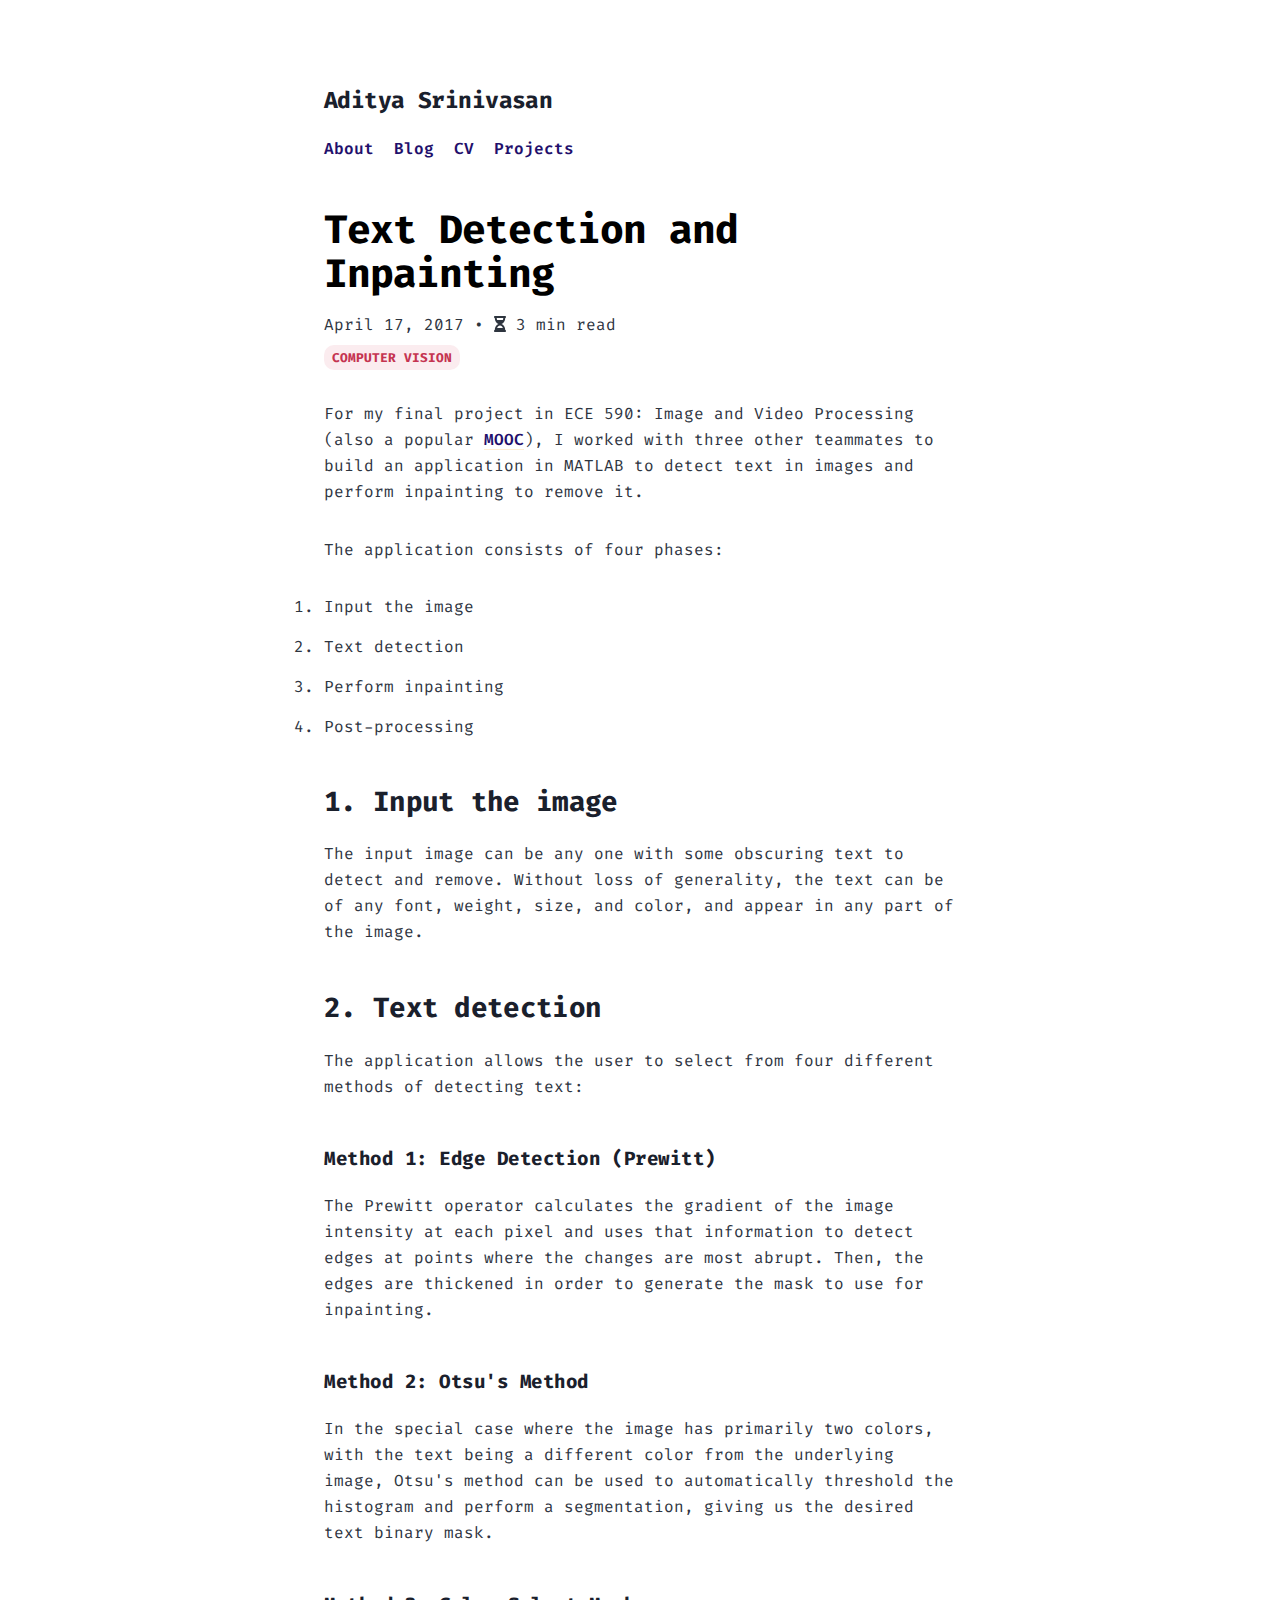
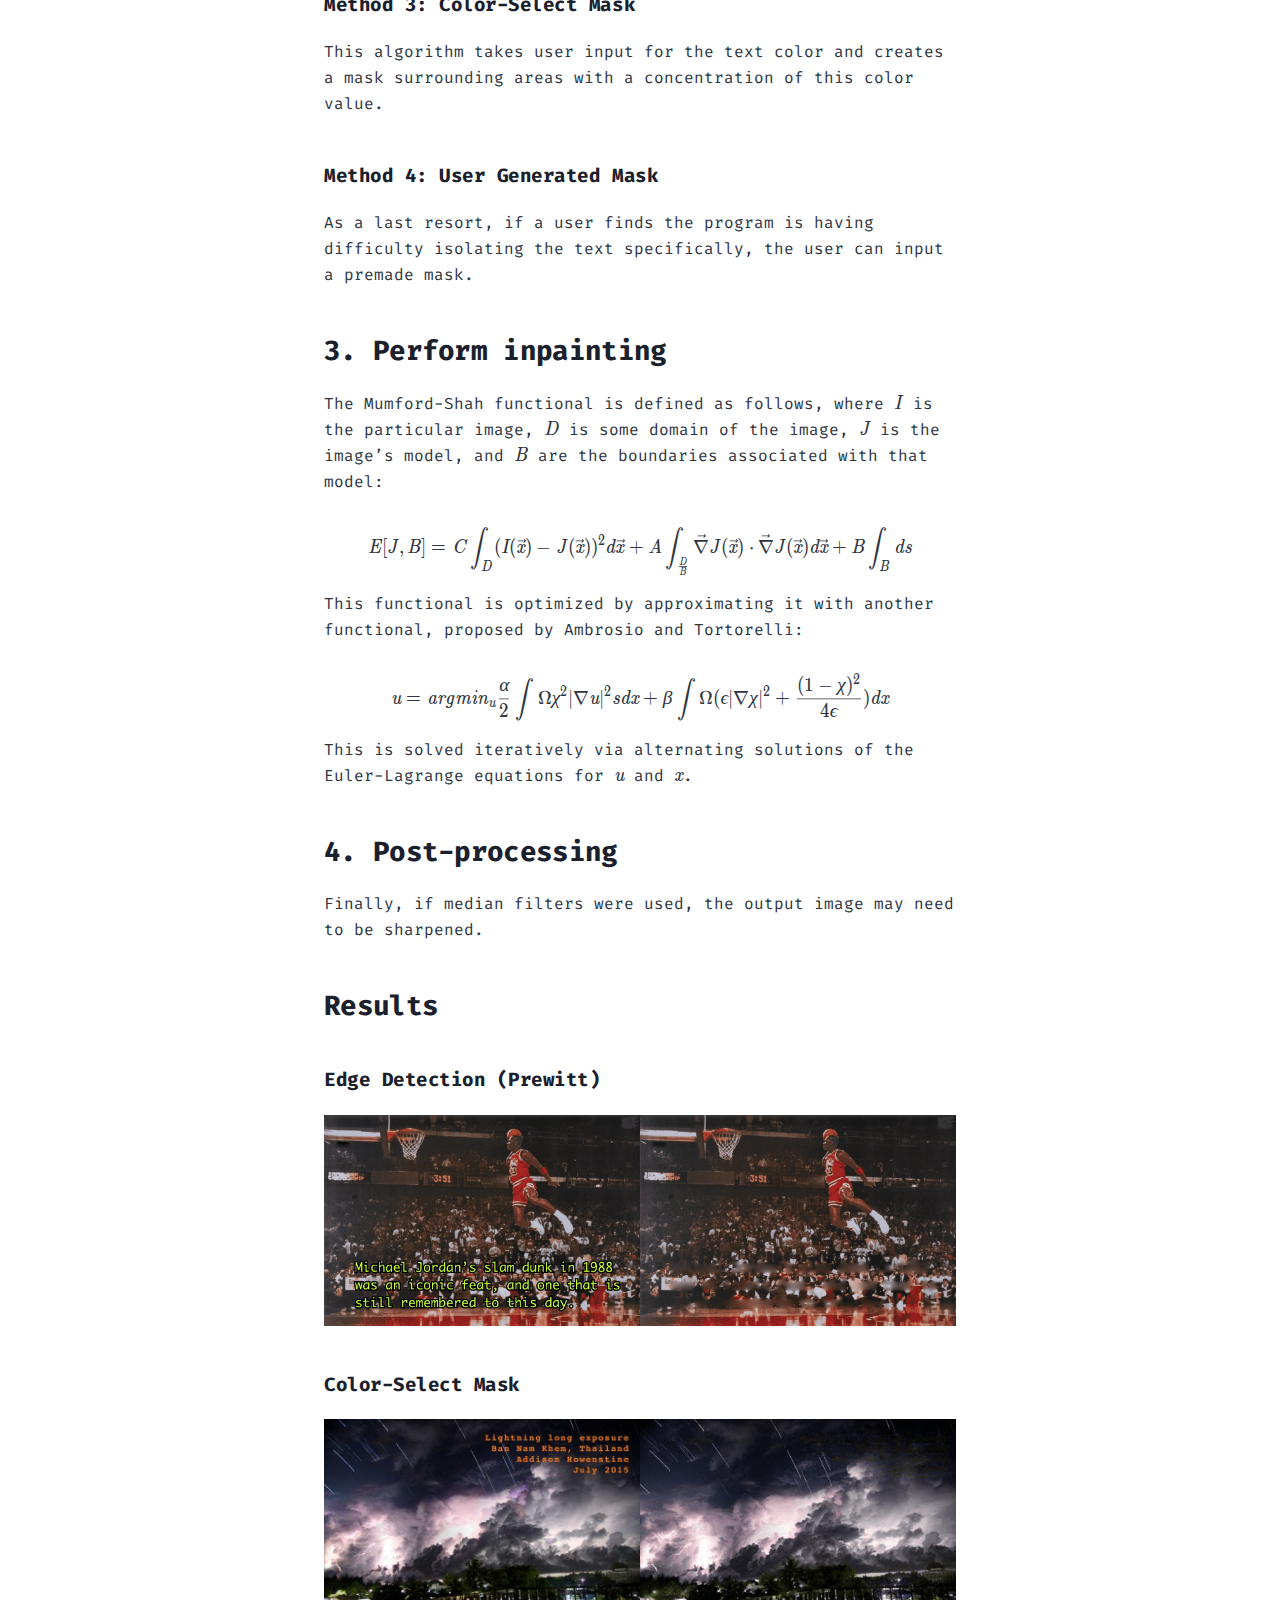
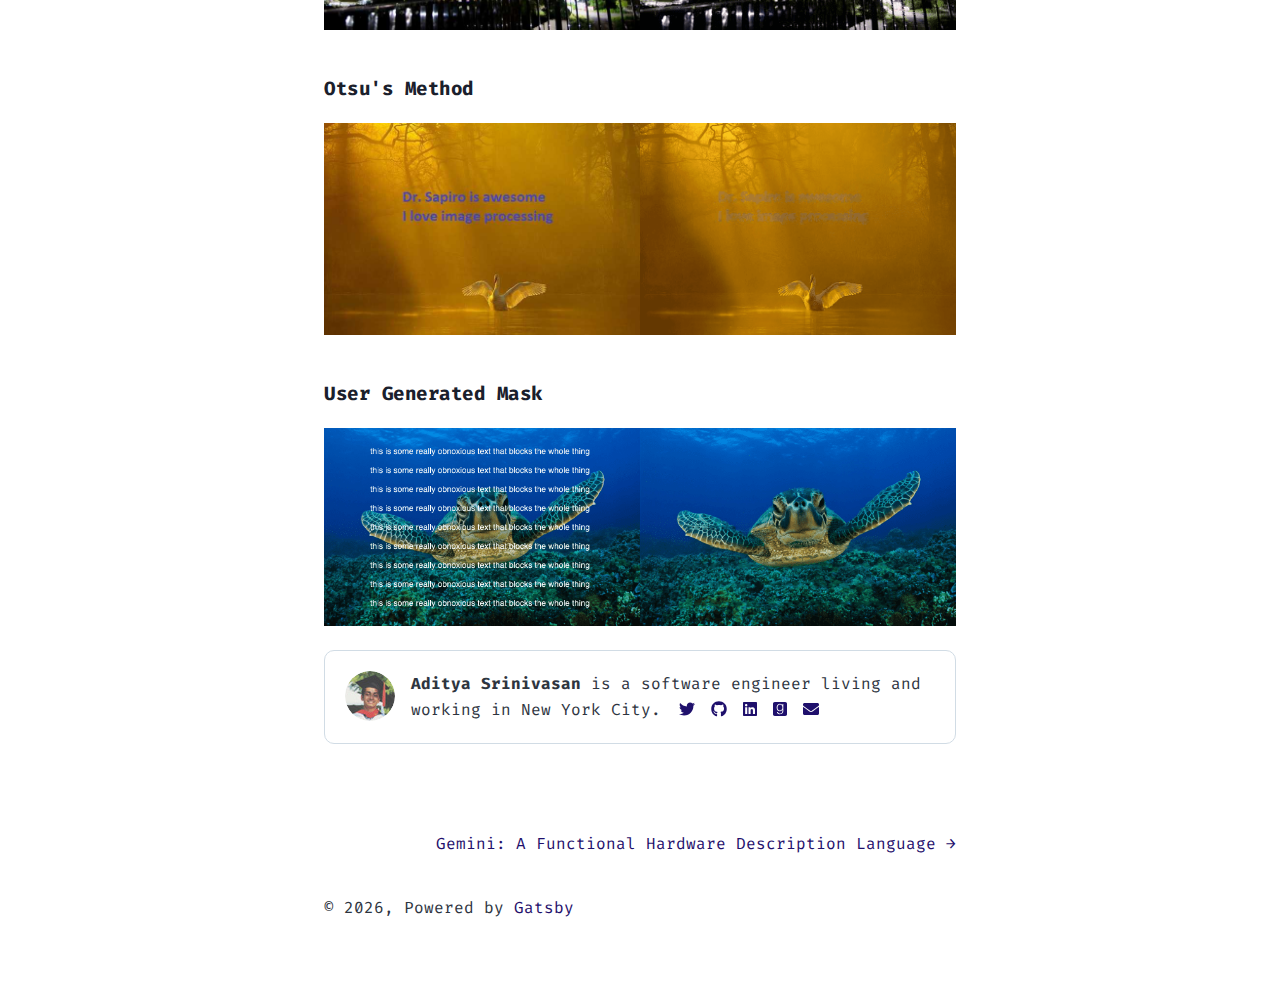
<file: text-detection-and-inpainting/index.html>
<!DOCTYPE html><html lang="en"><head><meta charSet="utf-8"/><meta http-equiv="x-ua-compatible" content="ie=edge"/><meta name="viewport" content="width=device-width, initial-scale=1, shrink-to-fit=no"/><style data-href="/styles.0b176cc73397bf88dc7b.css">@import url(https://fonts.googleapis.com/css2?family=Fira+Code&display=swap);@font-face{font-family:Montserrat;font-style:normal;font-display:swap;font-weight:100;src:local("Montserrat Thin "),local("Montserrat-Thin"),url(/static/montserrat-latin-100-191cc9f50f3b76b9617cb383f19acb7d.woff2) format("woff2"),url(/static/montserrat-latin-100-370318464551d5f25b0f0a78f374faac.woff) format("woff")}@font-face{font-family:Montserrat;font-style:italic;font-display:swap;font-weight:100;src:local("Montserrat Thin italic"),local("Montserrat-Thinitalic"),url(/static/montserrat-latin-100italic-bdeaeb79db315697bd173a55b097dc18.woff2) format("woff2"),url(/static/montserrat-latin-100italic-ecf7d49386e8f265878e735db34a7c4b.woff) format("woff")}@font-face{font-family:Montserrat;font-style:normal;font-display:swap;font-weight:200;src:local("Montserrat Extra Light "),local("Montserrat-Extra Light"),url(/static/montserrat-latin-200-85d5ef9db7f2dc6979172a4a3b2c57cb.woff2) format("woff2"),url(/static/montserrat-latin-200-1fc98e126a3d152549240e6244d7e669.woff) format("woff")}@font-face{font-family:Montserrat;font-style:italic;font-display:swap;font-weight:200;src:local("Montserrat Extra Light italic"),local("Montserrat-Extra Lightitalic"),url(/static/montserrat-latin-200italic-49095760a498d024fe1a85a078850df9.woff2) format("woff2"),url(/static/montserrat-latin-200italic-fe46cf8b9462c820457d3bf537e4057f.woff) format("woff")}@font-face{font-family:Montserrat;font-style:normal;font-display:swap;font-weight:300;src:local("Montserrat Light "),local("Montserrat-Light"),url(/static/montserrat-latin-300-7c3daf12b706645b5d3710f863a4da04.woff2) format("woff2"),url(/static/montserrat-latin-300-8dc95fab9cf98d02ca8d76e97d3dff60.woff) format("woff")}@font-face{font-family:Montserrat;font-style:italic;font-display:swap;font-weight:300;src:local("Montserrat Light italic"),local("Montserrat-Lightitalic"),url(/static/montserrat-latin-300italic-f20b178ca2024a5eac8e42e6649db86c.woff2) format("woff2"),url(/static/montserrat-latin-300italic-3fe16939288856e8e828fa2661bf2354.woff) format("woff")}@font-face{font-family:Montserrat;font-style:normal;font-display:swap;font-weight:400;src:local("Montserrat Regular "),local("Montserrat-Regular"),url(/static/montserrat-latin-400-bc3aa95dca08f5fee5291e34959c27bc.woff2) format("woff2"),url(/static/montserrat-latin-400-8102c4838f9e3d08dad644290a9cb701.woff) format("woff")}@font-face{font-family:Montserrat;font-style:italic;font-display:swap;font-weight:400;src:local("Montserrat Regular italic"),local("Montserrat-Regularitalic"),url(/static/montserrat-latin-400italic-5cad650422a7184467af5a4d17b264c4.woff2) format("woff2"),url(/static/montserrat-latin-400italic-d191f22af3bb50902b99ac577f81a322.woff) format("woff")}@font-face{font-family:Montserrat;font-style:normal;font-display:swap;font-weight:500;src:local("Montserrat Medium "),local("Montserrat-Medium"),url(/static/montserrat-latin-500-92d16e458625f4d2c8940f6bdca0ff09.woff2) format("woff2"),url(/static/montserrat-latin-500-8b763220218ffc11c57c84ddb80e7b26.woff) format("woff")}@font-face{font-family:Montserrat;font-style:italic;font-display:swap;font-weight:500;src:local("Montserrat Medium italic"),local("Montserrat-Mediumitalic"),url(/static/montserrat-latin-500italic-47bfcca6b69d6a9acca7a8bff17193e2.woff2) format("woff2"),url(/static/montserrat-latin-500italic-72c01f753c3940c0b9cb6bf2389caddf.woff) format("woff")}@font-face{font-family:Montserrat;font-style:normal;font-display:swap;font-weight:600;src:local("Montserrat SemiBold "),local("Montserrat-SemiBold"),url(/static/montserrat-latin-600-6fb1b5623e528e27c18658fecf5ee0ee.woff2) format("woff2"),url(/static/montserrat-latin-600-7c839d15a6f54e7025ba8c0c4b333e8f.woff) format("woff")}@font-face{font-family:Montserrat;font-style:italic;font-display:swap;font-weight:600;src:local("Montserrat SemiBold italic"),local("Montserrat-SemiBolditalic"),url(/static/montserrat-latin-600italic-60789af1c9338ed1a9546722ec54b4f7.woff2) format("woff2"),url(/static/montserrat-latin-600italic-f3d4de8d0afb19e777c79032ce828e3d.woff) format("woff")}@font-face{font-family:Montserrat;font-style:normal;font-display:swap;font-weight:700;src:local("Montserrat Bold "),local("Montserrat-Bold"),url(/static/montserrat-latin-700-39d93cf678c740f9f6b2b1cfde34bee3.woff2) format("woff2"),url(/static/montserrat-latin-700-80f10bd382f0df1cd650fec59f3c9394.woff) format("woff")}@font-face{font-family:Montserrat;font-style:italic;font-display:swap;font-weight:700;src:local("Montserrat Bold italic"),local("Montserrat-Bolditalic"),url(/static/montserrat-latin-700italic-ba136d97b14e82284dd595e257f11c47.woff2) format("woff2"),url(/static/montserrat-latin-700italic-8c98142b425630821139c24bd1698700.woff) format("woff")}@font-face{font-family:Montserrat;font-style:normal;font-display:swap;font-weight:800;src:local("Montserrat ExtraBold "),local("Montserrat-ExtraBold"),url(/static/montserrat-latin-800-b7018be9ed6cd94da8b6675b3a468c3b.woff2) format("woff2"),url(/static/montserrat-latin-800-9a9befcf50d64f9d2d19d8b1d1984add.woff) format("woff")}@font-face{font-family:Montserrat;font-style:italic;font-display:swap;font-weight:800;src:local("Montserrat ExtraBold italic"),local("Montserrat-ExtraBolditalic"),url(/static/montserrat-latin-800italic-540ffdd223d1a9ad3d4e678e1a23372e.woff2) format("woff2"),url(/static/montserrat-latin-800italic-897086f99f4e1f45e6b1e9368527d0bc.woff) format("woff")}@font-face{font-family:Montserrat;font-style:normal;font-display:swap;font-weight:900;src:local("Montserrat Black "),local("Montserrat-Black"),url(/static/montserrat-latin-900-58cd789700850375b834e8b6776002eb.woff2) format("woff2"),url(/static/montserrat-latin-900-26d42c9428780e545a540bbb50c84bce.woff) format("woff")}@font-face{font-family:Montserrat;font-style:italic;font-display:swap;font-weight:900;src:local("Montserrat Black italic"),local("Montserrat-Blackitalic"),url(/static/montserrat-latin-900italic-451157bc8861fe54f523b3669a3def71.woff2) format("woff2"),url(/static/montserrat-latin-900italic-a8ec4957e1c24f5793305763ad9845b3.woff) format("woff")}@font-face{font-family:Merriweather;font-style:normal;font-display:swap;font-weight:300;src:local("Merriweather Light "),local("Merriweather-Light"),url(/static/merriweather-latin-300-b1158cfcd4aacb9d8fb61625e37af46a.woff2) format("woff2"),url(/static/merriweather-latin-300-cc7de05e166e90320d7d896e0f72a19d.woff) format("woff")}@font-face{font-family:Merriweather;font-style:italic;font-display:swap;font-weight:300;src:local("Merriweather Light italic"),local("Merriweather-Lightitalic"),url(/static/merriweather-latin-300italic-8fe52a48089d6ebe46db0b8e7cc66263.woff2) format("woff2"),url(/static/merriweather-latin-300italic-e1331f5397c2a673f9d3765138debdb5.woff) format("woff")}@font-face{font-family:Merriweather;font-style:normal;font-display:swap;font-weight:400;src:local("Merriweather Regular "),local("Merriweather-Regular"),url(/static/merriweather-latin-400-8276fdb72ae8f4714d4e6eba704cc39f.woff2) format("woff2"),url(/static/merriweather-latin-400-69f09800f4f6479d06e44eba837df872.woff) format("woff")}@font-face{font-family:Merriweather;font-style:italic;font-display:swap;font-weight:400;src:local("Merriweather Regular italic"),local("Merriweather-Regularitalic"),url(/static/merriweather-latin-400italic-3a9be9ea9f7aa4af6de7307df21d9fc0.woff2) format("woff2"),url(/static/merriweather-latin-400italic-d76079ed7541a433a54f79316de086e9.woff) format("woff")}@font-face{font-family:Merriweather;font-style:normal;font-display:swap;font-weight:700;src:local("Merriweather Bold "),local("Merriweather-Bold"),url(/static/merriweather-latin-700-fa534be7ffa380e39a7f6e03bf9a5e03.woff2) format("woff2"),url(/static/merriweather-latin-700-ba56ea84b8084b7ff9677f50d3cd81bd.woff) format("woff")}@font-face{font-family:Merriweather;font-style:italic;font-display:swap;font-weight:700;src:local("Merriweather Bold italic"),local("Merriweather-Bolditalic"),url(/static/merriweather-latin-700italic-1ef5edaaa20ae53ea50399884c5e48c6.woff2) format("woff2"),url(/static/merriweather-latin-700italic-534bc9e7ce93c73d73426e46acd78092.woff) format("woff")}@font-face{font-family:Merriweather;font-style:normal;font-display:swap;font-weight:900;src:local("Merriweather Black "),local("Merriweather-Black"),url(/static/merriweather-latin-900-7528fb70e8a4a82c7305e72ff43ac25f.woff2) format("woff2"),url(/static/merriweather-latin-900-3799b6e2f5ed3fcccf9d7a708d7419fa.woff) format("woff")}@font-face{font-family:Merriweather;font-style:italic;font-display:swap;font-weight:900;src:local("Merriweather Black italic"),local("Merriweather-Blackitalic"),url(/static/merriweather-latin-900italic-e1b4d2aaa78e12ad84aaf8a56321e4c2.woff2) format("woff2"),url(/static/merriweather-latin-900italic-2ae22f731b3424e8dbb4b37f7ca6e708.woff) format("woff")}


/*! normalize.css v8.0.1 | MIT License | github.com/necolas/normalize.css */html{line-height:1.15;-webkit-text-size-adjust:100%}body{margin:0}main{display:block}h1{font-size:2em;margin:.67em 0}hr{box-sizing:content-box;height:0;overflow:visible}pre{font-family:monospace,monospace;font-size:1em}a{background-color:transparent}abbr[title]{border-bottom:none;text-decoration:underline;-webkit-text-decoration:underline dotted;text-decoration:underline dotted}b,strong{font-weight:bolder}code,kbd,samp{font-family:monospace,monospace;font-size:1em}small{font-size:80%}sub,sup{font-size:75%;line-height:0;position:relative;vertical-align:baseline}sub{bottom:-.25em}sup{top:-.5em}img{border-style:none}button,input,optgroup,select,textarea{font-family:inherit;font-size:100%;line-height:1.15;margin:0}button,input{overflow:visible}button,select{text-transform:none}[type=button],[type=reset],[type=submit],button{-webkit-appearance:button}[type=button]::-moz-focus-inner,[type=reset]::-moz-focus-inner,[type=submit]::-moz-focus-inner,button::-moz-focus-inner{border-style:none;padding:0}[type=button]:-moz-focusring,[type=reset]:-moz-focusring,[type=submit]:-moz-focusring,button:-moz-focusring{outline:1px dotted ButtonText}fieldset{padding:.35em .75em .625em}legend{box-sizing:border-box;color:inherit;display:table;max-width:100%;padding:0;white-space:normal}progress{vertical-align:baseline}textarea{overflow:auto}[type=checkbox],[type=radio]{box-sizing:border-box;padding:0}[type=number]::-webkit-inner-spin-button,[type=number]::-webkit-outer-spin-button{height:auto}[type=search]{-webkit-appearance:textfield;outline-offset:-2px}[type=search]::-webkit-search-decoration{-webkit-appearance:none}::-webkit-file-upload-button{-webkit-appearance:button;font:inherit}details{display:block}summary{display:list-item}[hidden]{display:none}:root{--maxWidth-none:"none";--maxWidth-xs:20rem;--maxWidth-sm:24rem;--maxWidth-md:28rem;--maxWidth-lg:32rem;--maxWidth-xl:36rem;--maxWidth-2xl:42rem;--maxWidth-3xl:48rem;--maxWidth-4xl:56rem;--maxWidth-full:"100%";--maxWidth-wrapper:var(--maxWidth-2xl);--spacing-px:"1px";--spacing-0:0;--spacing-1:0.25rem;--spacing-2:0.5rem;--spacing-3:0.75rem;--spacing-4:1rem;--spacing-5:1.25rem;--spacing-6:1.5rem;--spacing-8:2rem;--spacing-10:2.5rem;--spacing-12:3rem;--spacing-16:4rem;--spacing-20:5rem;--spacing-24:6rem;--spacing-32:8rem;--fontFamily:"Fira Code",monospace,"Apple Color Emoji","Segoe UI Emoji","Segoe UI Symbol","Noto Color Emoji";--font-body:var(--fontFamily);--font-heading:var(--fontFamily);--fontWeight-normal:400;--fontWeight-medium:500;--fontWeight-semibold:600;--fontWeight-bold:700;--fontWeight-extrabold:800;--fontWeight-black:900;--fontSize-root:16px;--lineHeight-none:1;--lineHeight-tight:1.1;--lineHeight-normal:1.5;--lineHeight-relaxed:1.625;--fontSize-0:0.833rem;--fontSize-1:1rem;--fontSize-2:1.2rem;--fontSize-3:1.44rem;--fontSize-4:1.728rem;--fontSize-5:2.074rem;--fontSize-6:2.488rem;--fontSize-7:2.986rem;--color-primary:#1f106c;--color-primary-light:#f9f8ff;--color-text:#2e353f;--color-text-light:#4f5969;--color-heading:#1a202c;--color-heading-black:#000;--color-accent:#d1dce5;--color-warning:#fffaec;--color-warning-dark:#d4ad5a;--color-link:rgba(255,217,161,0.4823529411764706);--color-bookish-tag:#fae2d3;--color-bookish-tag-text:#e76337;--color-project-tag:#e1e9fd;--color-project-tag-text:#4495c6;--color-compilers-tag:#dbd9e6;--color-compilers-tag-text:#32373e;--color-hardware-tag:#dffdd5;--color-hardware-tag-text:#53b671;--color-computer-vision-tag:#fbecef;--color-computer-vision-tag-text:#c53451;--color-default-tag:#eaeaea;--color-default-tag-text:#555;--borderRadius:10px}*,:after,:before{box-sizing:border-box}html{line-height:var(--lineHeight-normal);font-size:var(--fontSize-root);-webkit-font-smoothing:antialiased;-moz-osx-font-smoothing:grayscale}body{font-family:var(--font-body);font-size:var(--fontSize-1);color:var(--color-text)}footer{padding:var(--spacing-6) var(--spacing-0)}hr{background:var(--color-accent);height:1px;border:0;margin-bottom:var(--spacing-8)}h1,h2,h3,h4,h5,h6{font-family:var(--font-heading);margin-top:var(--spacing-12);margin-bottom:var(--spacing-6);line-height:var(--lineHeight-tight);letter-spacing:-.025em}h2,h3,h4,h5,h6{font-weight:var(--fontWeight-bold);color:var(--color-heading)}h1{font-weight:var(--fontWeight-black);font-size:var(--fontSize-6);color:var(--color-heading-black)}h2{font-size:var(--fontSize-5)}h3{font-size:var(--fontSize-4)}h4{font-size:var(--fontSize-3)}h5{font-size:var(--fontSize-2)}h6{font-size:var(--fontSize-1)}h1>a,h2>a,h3>a,h4>a,h5>a,h6>a{color:inherit;text-decoration:none}p{line-height:var(--lineHeight-relaxed);--baseline-multiplier:0.179;--x-height-multiplier:0.35;margin:var(--spacing-0) var(--spacing-0) var(--spacing-8) var(--spacing-0)}ol,p,ul{padding:var(--spacing-0)}ol,ul{margin-left:var(--spacing-0);margin-right:var(--spacing-0);margin-bottom:var(--spacing-8);list-style-position:outside;list-style-image:none}ol li,ul li{padding-left:var(--spacing-0)}li>p,ol li,ul li{margin-bottom:calc(var(--spacing-8)/2)}li :last-child{margin-bottom:var(--spacing-0)}li>ul{margin-left:var(--spacing-8);margin-top:calc(var(--spacing-8)/2)}blockquote{color:var(--color-text-light);margin-left:calc(var(--spacing-6)*-1);margin-right:var(--spacing-8);padding:var(--spacing-0) var(--spacing-0) var(--spacing-0) var(--spacing-6);border-left:var(--spacing-1) solid var(--color-primary);font-size:var(--fontSize-2);font-style:italic;margin-bottom:var(--spacing-8)}blockquote>:last-child{margin-bottom:var(--spacing-0)}blockquote>ol,blockquote>ul{list-style-position:inside}table{width:100%;margin-bottom:var(--spacing-8);border-collapse:collapse;border-spacing:.25rem}table thead tr th{border-bottom:1px solid var(--color-accent)}a{color:var(--color-primary)}a,a:focus,a:hover{text-decoration:none}.global-wrapper{margin:var(--spacing-0) auto;max-width:var(--maxWidth-wrapper);padding:var(--spacing-10) var(--spacing-5)}.global-wrapper[data-is-root-path=true] .bio{margin-bottom:var(--spacing-20)}.global-header{margin-bottom:var(--spacing-12)}.global-header>a{margin-right:20px;font-weight:var(--fontWeight-semibold)}.main-heading{font-size:var(--fontSize-7);margin:0}.post-list-item{margin-bottom:var(--spacing-8);margin-top:var(--spacing-16)}.post-list-item p{margin-bottom:var(--spacing-0)}.post-list-item h4{color:var(--color-primary);margin-bottom:var(--spacing-2);margin-top:var(--spacing-0)}.post-list-item header{margin-bottom:var(--spacing-4)}.header-link-home{font-weight:var(--fontWeight-bold);font-family:var(--font-heading);text-decoration:none;font-size:var(--fontSize-2)}.tags{margin-top:var(--spacing-2)}.tag{padding:var(--spacing-1) var(--spacing-2);margin-right:var(--spacing-2);border-radius:var(--borderRadius);text-transform:uppercase;opacity:1;background:var(--color-default-tag);color:var(--color-default-tag-text);outline:none}.tag-inactive{opacity:.5}.tag-clickable{cursor:pointer}.tag-bookish{background:var(--color-bookish-tag);color:var(--color-bookish-tag-text)}.tag-project{background:var(--color-project-tag);color:var(--color-project-tag-text)}.tag-compilers{background:var(--color-compilers-tag);color:var(--color-compilers-tag-text)}.tag-hardware{background:var(--color-hardware-tag);color:var(--color-hardware-tag-text)}.tag-computer-vision{background:var(--color-computer-vision-tag);color:var(--color-computer-vision-tag-text)}.bio{display:flex;margin-bottom:var(--spacing-16);padding:var(--spacing-5);border:1px solid var(--color-accent);border-radius:var(--borderRadius)}.bio-avatar,.bio p{margin-bottom:var(--spacing-0)}.bio-avatar{margin-right:var(--spacing-4);min-width:50px;border-radius:100%}.bio-social-link{padding:var(--spacing-0) var(--spacing-2)}.blog-post header{margin-bottom:var(--spacing-8)}.blog-post header h1{margin:var(--spacing-0) var(--spacing-0) var(--spacing-4) var(--spacing-0)}.blog-post header p{font-size:var(--fontSize-2);font-family:var(--font-heading)}.blog-post-nav ul{margin:var(--spacing-0)}.blog-post-body a{color:var(--color-primary);font-weight:var(--fontWeight-semibold);text-decoration:none;transition:all .1s ease-in-out;box-shadow:inset 0 -.07em 0 var(--color-link)}.blog-post-body a:focus,.blog-post-body a:hover{text-decoration:none;box-shadow:inset 0 -.85em 0 var(--color-link)}.updated-on{font-size:var(--fontSize-0);color:var(--color-text-light)}.bookish-header{background-color:var(--color-warning);padding:var(--spacing-4);border:1px solid var(--color-warning-dark);border-radius:var(--borderRadius)}.inline-image{width:270px;float:left;margin-right:var(--spacing-4)}.before-after{display:flex}.before-after *{width:100%}@media (max-width:42rem){blockquote{padding:var(--spacing-0) var(--spacing-0) var(--spacing-0) var(--spacing-4);margin-left:var(--spacing-0)}ol,ul{list-style-position:inside}}code[class*=language-],pre[class*=language-]{color:#000;background:none;text-shadow:0 1px #fff;font-family:Consolas,Monaco,Andale Mono,Ubuntu Mono,monospace;font-size:1em;text-align:left;white-space:pre;word-spacing:normal;word-break:normal;word-wrap:normal;line-height:1.5;-moz-tab-size:4;-o-tab-size:4;tab-size:4;-webkit-hyphens:none;-ms-hyphens:none;hyphens:none}code[class*=language-]::selection,code[class*=language-] ::selection,pre[class*=language-]::selection,pre[class*=language-] ::selection{text-shadow:none;background:#b3d4fc}@media print{code[class*=language-],pre[class*=language-]{text-shadow:none}}pre[class*=language-]{padding:1em;margin:.5em 0;overflow:auto}:not(pre)>code[class*=language-],pre[class*=language-]{background:#f5f2f0}:not(pre)>code[class*=language-]{padding:.1em;border-radius:.3em;white-space:normal}.token.cdata,.token.comment,.token.doctype,.token.prolog{color:#708090}.token.punctuation{color:#999}.token.namespace{opacity:.7}.token.boolean,.token.constant,.token.deleted,.token.number,.token.property,.token.symbol,.token.tag{color:#905}.token.attr-name,.token.builtin,.token.char,.token.inserted,.token.selector,.token.string{color:#690}.language-css .token.string,.style .token.string,.token.entity,.token.operator,.token.url{color:#9a6e3a;background:hsla(0,0%,100%,.5)}.token.atrule,.token.attr-value,.token.keyword{color:#07a}.token.class-name,.token.function{color:#dd4a68}.token.important,.token.regex,.token.variable{color:#e90}.token.bold,.token.important{font-weight:700}.token.italic{font-style:italic}.token.entity{cursor:help}@font-face{font-family:KaTeX_AMS;src:url(/static/KaTeX_AMS-Regular-e78e28b4834954df047e4925e9dbf354.woff2) format("woff2"),url(/static/KaTeX_AMS-Regular-7f06b4e30317f784d61d26686aed0ab2.woff) format("woff"),url(/static/KaTeX_AMS-Regular-aaf4eee9fba9907d61c3935e0b6a54ae.ttf) format("truetype");font-weight:400;font-style:normal}@font-face{font-family:KaTeX_Caligraphic;src:url(/static/KaTeX_Caligraphic-Bold-4ec58befa687e9752c3c91cd9bcf1bcb.woff2) format("woff2"),url(/static/KaTeX_Caligraphic-Bold-1e802ca9dedc4ed4e3c6f645e4316128.woff) format("woff"),url(/static/KaTeX_Caligraphic-Bold-021dd4dc61ee5f5cdf315f43b48c094b.ttf) format("truetype");font-weight:700;font-style:normal}@font-face{font-family:KaTeX_Caligraphic;src:url(/static/KaTeX_Caligraphic-Regular-7edb53b6693d75b8a2232481eea1a52c.woff2) format("woff2"),url(/static/KaTeX_Caligraphic-Regular-d3b46c3a530116933081d9d74e3e9fe8.woff) format("woff"),url(/static/KaTeX_Caligraphic-Regular-d49f2d55ce4f40f982d8ba63d746fbf9.ttf) format("truetype");font-weight:400;font-style:normal}@font-face{font-family:KaTeX_Fraktur;src:url(/static/KaTeX_Fraktur-Bold-d5b59ec9764e10f4a82369ae29f3ac58.woff2) format("woff2"),url(/static/KaTeX_Fraktur-Bold-c4c8cab7d5be97b2bb283e531c077355.woff) format("woff"),url(/static/KaTeX_Fraktur-Bold-a31e7cba7b7221ebf1a2ae545fb306b2.ttf) format("truetype");font-weight:700;font-style:normal}@font-face{font-family:KaTeX_Fraktur;src:url(/static/KaTeX_Fraktur-Regular-32a5339eb809f381a7357ba56f82aab3.woff2) format("woff2"),url(/static/KaTeX_Fraktur-Regular-b7d9c46bff5d51da6209e355cc4a235d.woff) format("woff"),url(/static/KaTeX_Fraktur-Regular-a48dad4f58c82e38a10da0ceebb86370.ttf) format("truetype");font-weight:400;font-style:normal}@font-face{font-family:KaTeX_Main;src:url(/static/KaTeX_Main-Bold-8e1e01c4b1207c0a383d9a2b4f86e637.woff2) format("woff2"),url(/static/KaTeX_Main-Bold-22086eb5d97009c3e99bcc1d16ce6865.woff) format("woff"),url(/static/KaTeX_Main-Bold-9ceff51b3cb7ce6eb4e8efa8163a1472.ttf) format("truetype");font-weight:700;font-style:normal}@font-face{font-family:KaTeX_Main;src:url(/static/KaTeX_Main-BoldItalic-284a17fe5baf72ff8217d4c7e70c0f82.woff2) format("woff2"),url(/static/KaTeX_Main-BoldItalic-4c57dbc44bfff1fdf08a59cf556fdab3.woff) format("woff"),url(/static/KaTeX_Main-BoldItalic-e8b44b990516dab7937bf240fde8b46a.ttf) format("truetype");font-weight:700;font-style:italic}@font-face{font-family:KaTeX_Main;src:url(/static/KaTeX_Main-Italic-e533d5a2506cf053cd671b335ec04dde.woff2) format("woff2"),url(/static/KaTeX_Main-Italic-99be0e10c38cd42466e6fe1665ef9536.woff) format("woff"),url(/static/KaTeX_Main-Italic-29c86397e75cdcb3135af8295f1c2e28.ttf) format("truetype");font-weight:400;font-style:italic}@font-face{font-family:KaTeX_Main;src:url(/static/KaTeX_Main-Regular-5c734d78610fa35282f3379f866707f2.woff2) format("woff2"),url(/static/KaTeX_Main-Regular-b741441f6d71014d0453ca3ebc884dd4.woff) format("woff"),url(/static/KaTeX_Main-Regular-5c94aef490324b0925dbe5f643e8fd04.ttf) format("truetype");font-weight:400;font-style:normal}@font-face{font-family:KaTeX_Math;src:url(/static/KaTeX_Math-BoldItalic-d747bd1e7a6a43864285edd73dcde253.woff2) format("woff2"),url(/static/KaTeX_Math-BoldItalic-b13731ef4e2bfc3d8d859271e39550fc.woff) format("woff"),url(/static/KaTeX_Math-BoldItalic-9a2834a9ff8ab411153571e0e55ac693.ttf) format("truetype");font-weight:700;font-style:italic}@font-face{font-family:KaTeX_Math;src:url(/static/KaTeX_Math-Italic-4ad08b826b8065e1eab85324d726538c.woff2) format("woff2"),url(/static/KaTeX_Math-Italic-f0303906c2a67ac63bf1e8ccd638a89e.woff) format("woff"),url(/static/KaTeX_Math-Italic-291e76b8871b84560701bd29f9d1dcc7.ttf) format("truetype");font-weight:400;font-style:italic}@font-face{font-family:"KaTeX_SansSerif";src:url(/static/KaTeX_SansSerif-Bold-6e0830bee40435e72165345e0682fbfc.woff2) format("woff2"),url(/static/KaTeX_SansSerif-Bold-3fb419559955e3ce75619f1a5e8c6c84.woff) format("woff"),url(/static/KaTeX_SansSerif-Bold-7dc027cba9f7b11ec92af4a311372a85.ttf) format("truetype");font-weight:700;font-style:normal}@font-face{font-family:"KaTeX_SansSerif";src:url(/static/KaTeX_SansSerif-Italic-fba01c9c6fb2866a0f95bcacb2c187a5.woff2) format("woff2"),url(/static/KaTeX_SansSerif-Italic-727a9b0d97d72d2fc0228fe4e07fb4d8.woff) format("woff"),url(/static/KaTeX_SansSerif-Italic-4059868e460d2d2e6be18e180d20c43d.ttf) format("truetype");font-weight:400;font-style:italic}@font-face{font-family:"KaTeX_SansSerif";src:url(/static/KaTeX_SansSerif-Regular-d929cd671b19f0cfea55b6200fb47461.woff2) format("woff2"),url(/static/KaTeX_SansSerif-Regular-2555754a67062cac3a0913b715ab982f.woff) format("woff"),url(/static/KaTeX_SansSerif-Regular-5c58d168c0b66d2c32234a6718e74dfb.ttf) format("truetype");font-weight:400;font-style:normal}@font-face{font-family:KaTeX_Script;src:url(/static/KaTeX_Script-Regular-755e2491f13b5269f0afd5a56f7aa692.woff2) format("woff2"),url(/static/KaTeX_Script-Regular-d524c9a5b62a17f98f4a97af37fea735.woff) format("woff"),url(/static/KaTeX_Script-Regular-d12ea9efb375f9dc331f562e69892638.ttf) format("truetype");font-weight:400;font-style:normal}@font-face{font-family:KaTeX_Size1;src:url([data-uri]) format("woff2"),url([data-uri]) format("woff"),url(/static/KaTeX_Size1-Regular-7342d45b052c3a2abc21049959fbab7f.ttf) format("truetype");font-weight:400;font-style:normal}@font-face{font-family:KaTeX_Size2;src:url([data-uri]) format("woff2"),url([data-uri]) format("woff"),url(/static/KaTeX_Size2-Regular-eb130dcc661de766c999c60ba1525a88.ttf) format("truetype");font-weight:400;font-style:normal}@font-face{font-family:KaTeX_Size3;src:url([data-uri]) format("woff2"),url([data-uri]) format("woff"),url([data-uri]) format("truetype");font-weight:400;font-style:normal}@font-face{font-family:KaTeX_Size4;src:url([data-uri]) format("woff2"),url([data-uri]) format("woff"),url(/static/KaTeX_Size4-Regular-ad7672524b64b730dfd176140a8945cb.ttf) format("truetype");font-weight:400;font-style:normal}@font-face{font-family:KaTeX_Typewriter;src:url(/static/KaTeX_Typewriter-Regular-6cc31ea5c223c88705a13727a71417fa.woff2) format("woff2"),url(/static/KaTeX_Typewriter-Regular-3fe216d2a5f736c560cde71984554b64.woff) format("woff"),url(/static/KaTeX_Typewriter-Regular-257023560753aeb0b89b7e434d3da17f.ttf) format("truetype");font-weight:400;font-style:normal}.katex{font:normal 1.21em KaTeX_Main,Times New Roman,serif;line-height:1.2;text-indent:0;text-rendering:auto}.katex *{-ms-high-contrast-adjust:none!important}.katex .katex-version:after{content:"0.10.2"}.katex .katex-mathml{position:absolute;clip:rect(1px,1px,1px,1px);padding:0;border:0;height:1px;width:1px;overflow:hidden}.katex .katex-html>.newline{display:block}.katex .base{position:relative;white-space:nowrap;width:-webkit-min-content;width:min-content}.katex .base,.katex .strut{display:inline-block}.katex .textbf{font-weight:700}.katex .textit{font-style:italic}.katex .textrm{font-family:KaTeX_Main}.katex .textsf{font-family:KaTeX_SansSerif}.katex .texttt{font-family:KaTeX_Typewriter}.katex .mathdefault{font-family:KaTeX_Math;font-style:italic}.katex .mathit{font-family:KaTeX_Main;font-style:italic}.katex .mathrm{font-style:normal}.katex .mathbf{font-family:KaTeX_Main;font-weight:700}.katex .boldsymbol{font-family:KaTeX_Math;font-weight:700;font-style:italic}.katex .amsrm,.katex .mathbb,.katex .textbb{font-family:KaTeX_AMS}.katex .mathcal{font-family:KaTeX_Caligraphic}.katex .mathfrak,.katex .textfrak{font-family:KaTeX_Fraktur}.katex .mathtt{font-family:KaTeX_Typewriter}.katex .mathscr,.katex .textscr{font-family:KaTeX_Script}.katex .mathsf,.katex .textsf{font-family:KaTeX_SansSerif}.katex .mathboldsf,.katex .textboldsf{font-family:KaTeX_SansSerif;font-weight:700}.katex .mathitsf,.katex .textitsf{font-family:KaTeX_SansSerif;font-style:italic}.katex .mainrm{font-family:KaTeX_Main;font-style:normal}.katex .vlist-t{display:inline-table;table-layout:fixed}.katex .vlist-r{display:table-row}.katex .vlist{display:table-cell;vertical-align:bottom;position:relative}.katex .vlist>span{display:block;height:0;position:relative}.katex .vlist>span>span{display:inline-block}.katex .vlist>span>.pstrut{overflow:hidden;width:0}.katex .vlist-t2{margin-right:-2px}.katex .vlist-s{display:table-cell;vertical-align:bottom;font-size:1px;width:2px;min-width:2px}.katex .msupsub{text-align:left}.katex .mfrac>span>span{text-align:center}.katex .mfrac .frac-line{display:inline-block;width:100%;border-bottom-style:solid}.katex .hdashline,.katex .hline,.katex .mfrac .frac-line,.katex .overline .overline-line,.katex .rule,.katex .underline .underline-line{min-height:1px}.katex .mspace{display:inline-block}.katex .clap,.katex .llap,.katex .rlap{width:0;position:relative}.katex .clap>.inner,.katex .llap>.inner,.katex .rlap>.inner{position:absolute}.katex .clap>.fix,.katex .llap>.fix,.katex .rlap>.fix{display:inline-block}.katex .llap>.inner{right:0}.katex .clap>.inner,.katex .rlap>.inner{left:0}.katex .clap>.inner>span{margin-left:-50%;margin-right:50%}.katex .rule{display:inline-block;border:0 solid;position:relative}.katex .hline,.katex .overline .overline-line,.katex .underline .underline-line{display:inline-block;width:100%;border-bottom-style:solid}.katex .hdashline{display:inline-block;width:100%;border-bottom-style:dashed}.katex .sqrt>.root{margin-left:.27777778em;margin-right:-.55555556em}.katex .fontsize-ensurer,.katex .sizing{display:inline-block}.katex .fontsize-ensurer.reset-size1.size1,.katex .sizing.reset-size1.size1{font-size:1em}.katex .fontsize-ensurer.reset-size1.size2,.katex .sizing.reset-size1.size2{font-size:1.2em}.katex .fontsize-ensurer.reset-size1.size3,.katex .sizing.reset-size1.size3{font-size:1.4em}.katex .fontsize-ensurer.reset-size1.size4,.katex .sizing.reset-size1.size4{font-size:1.6em}.katex .fontsize-ensurer.reset-size1.size5,.katex .sizing.reset-size1.size5{font-size:1.8em}.katex .fontsize-ensurer.reset-size1.size6,.katex .sizing.reset-size1.size6{font-size:2em}.katex .fontsize-ensurer.reset-size1.size7,.katex .sizing.reset-size1.size7{font-size:2.4em}.katex .fontsize-ensurer.reset-size1.size8,.katex .sizing.reset-size1.size8{font-size:2.88em}.katex .fontsize-ensurer.reset-size1.size9,.katex .sizing.reset-size1.size9{font-size:3.456em}.katex .fontsize-ensurer.reset-size1.size10,.katex .sizing.reset-size1.size10{font-size:4.148em}.katex .fontsize-ensurer.reset-size1.size11,.katex .sizing.reset-size1.size11{font-size:4.976em}.katex .fontsize-ensurer.reset-size2.size1,.katex .sizing.reset-size2.size1{font-size:.83333333em}.katex .fontsize-ensurer.reset-size2.size2,.katex .sizing.reset-size2.size2{font-size:1em}.katex .fontsize-ensurer.reset-size2.size3,.katex .sizing.reset-size2.size3{font-size:1.16666667em}.katex .fontsize-ensurer.reset-size2.size4,.katex .sizing.reset-size2.size4{font-size:1.33333333em}.katex .fontsize-ensurer.reset-size2.size5,.katex .sizing.reset-size2.size5{font-size:1.5em}.katex .fontsize-ensurer.reset-size2.size6,.katex .sizing.reset-size2.size6{font-size:1.66666667em}.katex .fontsize-ensurer.reset-size2.size7,.katex .sizing.reset-size2.size7{font-size:2em}.katex .fontsize-ensurer.reset-size2.size8,.katex .sizing.reset-size2.size8{font-size:2.4em}.katex .fontsize-ensurer.reset-size2.size9,.katex .sizing.reset-size2.size9{font-size:2.88em}.katex .fontsize-ensurer.reset-size2.size10,.katex .sizing.reset-size2.size10{font-size:3.45666667em}.katex .fontsize-ensurer.reset-size2.size11,.katex .sizing.reset-size2.size11{font-size:4.14666667em}.katex .fontsize-ensurer.reset-size3.size1,.katex .sizing.reset-size3.size1{font-size:.71428571em}.katex .fontsize-ensurer.reset-size3.size2,.katex .sizing.reset-size3.size2{font-size:.85714286em}.katex .fontsize-ensurer.reset-size3.size3,.katex .sizing.reset-size3.size3{font-size:1em}.katex .fontsize-ensurer.reset-size3.size4,.katex .sizing.reset-size3.size4{font-size:1.14285714em}.katex .fontsize-ensurer.reset-size3.size5,.katex .sizing.reset-size3.size5{font-size:1.28571429em}.katex .fontsize-ensurer.reset-size3.size6,.katex .sizing.reset-size3.size6{font-size:1.42857143em}.katex .fontsize-ensurer.reset-size3.size7,.katex .sizing.reset-size3.size7{font-size:1.71428571em}.katex .fontsize-ensurer.reset-size3.size8,.katex .sizing.reset-size3.size8{font-size:2.05714286em}.katex .fontsize-ensurer.reset-size3.size9,.katex .sizing.reset-size3.size9{font-size:2.46857143em}.katex .fontsize-ensurer.reset-size3.size10,.katex .sizing.reset-size3.size10{font-size:2.96285714em}.katex .fontsize-ensurer.reset-size3.size11,.katex .sizing.reset-size3.size11{font-size:3.55428571em}.katex .fontsize-ensurer.reset-size4.size1,.katex .sizing.reset-size4.size1{font-size:.625em}.katex .fontsize-ensurer.reset-size4.size2,.katex .sizing.reset-size4.size2{font-size:.75em}.katex .fontsize-ensurer.reset-size4.size3,.katex .sizing.reset-size4.size3{font-size:.875em}.katex .fontsize-ensurer.reset-size4.size4,.katex .sizing.reset-size4.size4{font-size:1em}.katex .fontsize-ensurer.reset-size4.size5,.katex .sizing.reset-size4.size5{font-size:1.125em}.katex .fontsize-ensurer.reset-size4.size6,.katex .sizing.reset-size4.size6{font-size:1.25em}.katex .fontsize-ensurer.reset-size4.size7,.katex .sizing.reset-size4.size7{font-size:1.5em}.katex .fontsize-ensurer.reset-size4.size8,.katex .sizing.reset-size4.size8{font-size:1.8em}.katex .fontsize-ensurer.reset-size4.size9,.katex .sizing.reset-size4.size9{font-size:2.16em}.katex .fontsize-ensurer.reset-size4.size10,.katex .sizing.reset-size4.size10{font-size:2.5925em}.katex .fontsize-ensurer.reset-size4.size11,.katex .sizing.reset-size4.size11{font-size:3.11em}.katex .fontsize-ensurer.reset-size5.size1,.katex .sizing.reset-size5.size1{font-size:.55555556em}.katex .fontsize-ensurer.reset-size5.size2,.katex .sizing.reset-size5.size2{font-size:.66666667em}.katex .fontsize-ensurer.reset-size5.size3,.katex .sizing.reset-size5.size3{font-size:.77777778em}.katex .fontsize-ensurer.reset-size5.size4,.katex .sizing.reset-size5.size4{font-size:.88888889em}.katex .fontsize-ensurer.reset-size5.size5,.katex .sizing.reset-size5.size5{font-size:1em}.katex .fontsize-ensurer.reset-size5.size6,.katex .sizing.reset-size5.size6{font-size:1.11111111em}.katex .fontsize-ensurer.reset-size5.size7,.katex .sizing.reset-size5.size7{font-size:1.33333333em}.katex .fontsize-ensurer.reset-size5.size8,.katex .sizing.reset-size5.size8{font-size:1.6em}.katex .fontsize-ensurer.reset-size5.size9,.katex .sizing.reset-size5.size9{font-size:1.92em}.katex .fontsize-ensurer.reset-size5.size10,.katex .sizing.reset-size5.size10{font-size:2.30444444em}.katex .fontsize-ensurer.reset-size5.size11,.katex .sizing.reset-size5.size11{font-size:2.76444444em}.katex .fontsize-ensurer.reset-size6.size1,.katex .sizing.reset-size6.size1{font-size:.5em}.katex .fontsize-ensurer.reset-size6.size2,.katex .sizing.reset-size6.size2{font-size:.6em}.katex .fontsize-ensurer.reset-size6.size3,.katex .sizing.reset-size6.size3{font-size:.7em}.katex .fontsize-ensurer.reset-size6.size4,.katex .sizing.reset-size6.size4{font-size:.8em}.katex .fontsize-ensurer.reset-size6.size5,.katex .sizing.reset-size6.size5{font-size:.9em}.katex .fontsize-ensurer.reset-size6.size6,.katex .sizing.reset-size6.size6{font-size:1em}.katex .fontsize-ensurer.reset-size6.size7,.katex .sizing.reset-size6.size7{font-size:1.2em}.katex .fontsize-ensurer.reset-size6.size8,.katex .sizing.reset-size6.size8{font-size:1.44em}.katex .fontsize-ensurer.reset-size6.size9,.katex .sizing.reset-size6.size9{font-size:1.728em}.katex .fontsize-ensurer.reset-size6.size10,.katex .sizing.reset-size6.size10{font-size:2.074em}.katex .fontsize-ensurer.reset-size6.size11,.katex .sizing.reset-size6.size11{font-size:2.488em}.katex .fontsize-ensurer.reset-size7.size1,.katex .sizing.reset-size7.size1{font-size:.41666667em}.katex .fontsize-ensurer.reset-size7.size2,.katex .sizing.reset-size7.size2{font-size:.5em}.katex .fontsize-ensurer.reset-size7.size3,.katex .sizing.reset-size7.size3{font-size:.58333333em}.katex .fontsize-ensurer.reset-size7.size4,.katex .sizing.reset-size7.size4{font-size:.66666667em}.katex .fontsize-ensurer.reset-size7.size5,.katex .sizing.reset-size7.size5{font-size:.75em}.katex .fontsize-ensurer.reset-size7.size6,.katex .sizing.reset-size7.size6{font-size:.83333333em}.katex .fontsize-ensurer.reset-size7.size7,.katex .sizing.reset-size7.size7{font-size:1em}.katex .fontsize-ensurer.reset-size7.size8,.katex .sizing.reset-size7.size8{font-size:1.2em}.katex .fontsize-ensurer.reset-size7.size9,.katex .sizing.reset-size7.size9{font-size:1.44em}.katex .fontsize-ensurer.reset-size7.size10,.katex .sizing.reset-size7.size10{font-size:1.72833333em}.katex .fontsize-ensurer.reset-size7.size11,.katex .sizing.reset-size7.size11{font-size:2.07333333em}.katex .fontsize-ensurer.reset-size8.size1,.katex .sizing.reset-size8.size1{font-size:.34722222em}.katex .fontsize-ensurer.reset-size8.size2,.katex .sizing.reset-size8.size2{font-size:.41666667em}.katex .fontsize-ensurer.reset-size8.size3,.katex .sizing.reset-size8.size3{font-size:.48611111em}.katex .fontsize-ensurer.reset-size8.size4,.katex .sizing.reset-size8.size4{font-size:.55555556em}.katex .fontsize-ensurer.reset-size8.size5,.katex .sizing.reset-size8.size5{font-size:.625em}.katex .fontsize-ensurer.reset-size8.size6,.katex .sizing.reset-size8.size6{font-size:.69444444em}.katex .fontsize-ensurer.reset-size8.size7,.katex .sizing.reset-size8.size7{font-size:.83333333em}.katex .fontsize-ensurer.reset-size8.size8,.katex .sizing.reset-size8.size8{font-size:1em}.katex .fontsize-ensurer.reset-size8.size9,.katex .sizing.reset-size8.size9{font-size:1.2em}.katex .fontsize-ensurer.reset-size8.size10,.katex .sizing.reset-size8.size10{font-size:1.44027778em}.katex .fontsize-ensurer.reset-size8.size11,.katex .sizing.reset-size8.size11{font-size:1.72777778em}.katex .fontsize-ensurer.reset-size9.size1,.katex .sizing.reset-size9.size1{font-size:.28935185em}.katex .fontsize-ensurer.reset-size9.size2,.katex .sizing.reset-size9.size2{font-size:.34722222em}.katex .fontsize-ensurer.reset-size9.size3,.katex .sizing.reset-size9.size3{font-size:.40509259em}.katex .fontsize-ensurer.reset-size9.size4,.katex .sizing.reset-size9.size4{font-size:.46296296em}.katex .fontsize-ensurer.reset-size9.size5,.katex .sizing.reset-size9.size5{font-size:.52083333em}.katex .fontsize-ensurer.reset-size9.size6,.katex .sizing.reset-size9.size6{font-size:.5787037em}.katex .fontsize-ensurer.reset-size9.size7,.katex .sizing.reset-size9.size7{font-size:.69444444em}.katex .fontsize-ensurer.reset-size9.size8,.katex .sizing.reset-size9.size8{font-size:.83333333em}.katex .fontsize-ensurer.reset-size9.size9,.katex .sizing.reset-size9.size9{font-size:1em}.katex .fontsize-ensurer.reset-size9.size10,.katex .sizing.reset-size9.size10{font-size:1.20023148em}.katex .fontsize-ensurer.reset-size9.size11,.katex .sizing.reset-size9.size11{font-size:1.43981481em}.katex .fontsize-ensurer.reset-size10.size1,.katex .sizing.reset-size10.size1{font-size:.24108004em}.katex .fontsize-ensurer.reset-size10.size2,.katex .sizing.reset-size10.size2{font-size:.28929605em}.katex .fontsize-ensurer.reset-size10.size3,.katex .sizing.reset-size10.size3{font-size:.33751205em}.katex .fontsize-ensurer.reset-size10.size4,.katex .sizing.reset-size10.size4{font-size:.38572806em}.katex .fontsize-ensurer.reset-size10.size5,.katex .sizing.reset-size10.size5{font-size:.43394407em}.katex .fontsize-ensurer.reset-size10.size6,.katex .sizing.reset-size10.size6{font-size:.48216008em}.katex .fontsize-ensurer.reset-size10.size7,.katex .sizing.reset-size10.size7{font-size:.57859209em}.katex .fontsize-ensurer.reset-size10.size8,.katex .sizing.reset-size10.size8{font-size:.69431051em}.katex .fontsize-ensurer.reset-size10.size9,.katex .sizing.reset-size10.size9{font-size:.83317261em}.katex .fontsize-ensurer.reset-size10.size10,.katex .sizing.reset-size10.size10{font-size:1em}.katex .fontsize-ensurer.reset-size10.size11,.katex .sizing.reset-size10.size11{font-size:1.19961427em}.katex .fontsize-ensurer.reset-size11.size1,.katex .sizing.reset-size11.size1{font-size:.20096463em}.katex .fontsize-ensurer.reset-size11.size2,.katex .sizing.reset-size11.size2{font-size:.24115756em}.katex .fontsize-ensurer.reset-size11.size3,.katex .sizing.reset-size11.size3{font-size:.28135048em}.katex .fontsize-ensurer.reset-size11.size4,.katex .sizing.reset-size11.size4{font-size:.32154341em}.katex .fontsize-ensurer.reset-size11.size5,.katex .sizing.reset-size11.size5{font-size:.36173633em}.katex .fontsize-ensurer.reset-size11.size6,.katex .sizing.reset-size11.size6{font-size:.40192926em}.katex .fontsize-ensurer.reset-size11.size7,.katex .sizing.reset-size11.size7{font-size:.48231511em}.katex .fontsize-ensurer.reset-size11.size8,.katex .sizing.reset-size11.size8{font-size:.57877814em}.katex .fontsize-ensurer.reset-size11.size9,.katex .sizing.reset-size11.size9{font-size:.69453376em}.katex .fontsize-ensurer.reset-size11.size10,.katex .sizing.reset-size11.size10{font-size:.83360129em}.katex .fontsize-ensurer.reset-size11.size11,.katex .sizing.reset-size11.size11{font-size:1em}.katex .delimsizing.size1{font-family:KaTeX_Size1}.katex .delimsizing.size2{font-family:KaTeX_Size2}.katex .delimsizing.size3{font-family:KaTeX_Size3}.katex .delimsizing.size4{font-family:KaTeX_Size4}.katex .delimsizing.mult .delim-size1>span{font-family:KaTeX_Size1}.katex .delimsizing.mult .delim-size4>span{font-family:KaTeX_Size4}.katex .nulldelimiter{display:inline-block;width:.12em}.katex .delimcenter,.katex .op-symbol{position:relative}.katex .op-symbol.small-op{font-family:KaTeX_Size1}.katex .op-symbol.large-op{font-family:KaTeX_Size2}.katex .accent>.vlist-t,.katex .op-limits>.vlist-t{text-align:center}.katex .accent .accent-body{position:relative}.katex .accent .accent-body:not(.accent-full){width:0}.katex .overlay{display:block}.katex .mtable .vertical-separator{display:inline-block;margin:0 -.025em;border-right:.05em solid;min-width:1px}.katex .mtable .vs-dashed{border-right:.05em dashed}.katex .mtable .arraycolsep{display:inline-block}.katex .mtable .col-align-c>.vlist-t{text-align:center}.katex .mtable .col-align-l>.vlist-t{text-align:left}.katex .mtable .col-align-r>.vlist-t{text-align:right}.katex .svg-align{text-align:left}.katex svg{display:block;position:absolute;width:100%;height:inherit;fill:currentColor;stroke:currentColor;fill-rule:nonzero;fill-opacity:1;stroke-width:1;stroke-linecap:butt;stroke-linejoin:miter;stroke-miterlimit:4;stroke-dasharray:none;stroke-dashoffset:0;stroke-opacity:1}.katex svg path{stroke:none}.katex img{border-style:none;min-width:0;min-height:0;max-width:none;max-height:none}.katex .stretchy{width:100%;display:block;position:relative;overflow:hidden}.katex .stretchy:after,.katex .stretchy:before{content:""}.katex .hide-tail{width:100%;position:relative;overflow:hidden}.katex .halfarrow-left{position:absolute;left:0;width:50.2%;overflow:hidden}.katex .halfarrow-right{position:absolute;right:0;width:50.2%;overflow:hidden}.katex .brace-left{position:absolute;left:0;width:25.1%;overflow:hidden}.katex .brace-center{position:absolute;left:25%;width:50%;overflow:hidden}.katex .brace-right{position:absolute;right:0;width:25.1%;overflow:hidden}.katex .x-arrow-pad{padding:0 .5em}.katex .mover,.katex .munder,.katex .x-arrow{text-align:center}.katex .boxpad{padding:0 .3em}.katex .fbox,.katex .fcolorbox{box-sizing:border-box;border:.04em solid}.katex .cancel-pad{padding:0 .2em}.katex .cancel-lap{margin-left:-.2em;margin-right:-.2em}.katex .sout{border-bottom-style:solid;border-bottom-width:.08em}.katex-display{display:block;margin:1em 0;text-align:center}.katex-display>.katex{display:block;text-align:center;white-space:nowrap}.katex-display>.katex>.katex-html{display:block;position:relative}.katex-display>.katex>.katex-html>.tag{position:absolute;right:0}.katex-display.leqno>.katex>.katex-html>.tag{left:0;right:auto}.katex-display.fleqn>.katex{text-align:left}</style><meta name="generator" content="Gatsby 2.26.1"/><title data-react-helmet="true">Text Detection and Inpainting | Aditya Srinivasan</title><meta data-react-helmet="true" name="description" content="For my final project in ECE 590: Image and Video Processing (also a popular
 MOOC ), I worked with three
other teammates to build an application in MATLAB to…"/><meta data-react-helmet="true" property="og:title" content="Text Detection and Inpainting"/><meta data-react-helmet="true" property="og:description" content="For my final project in ECE 590: Image and Video Processing (also a popular
 MOOC ), I worked with three
other teammates to build an application in MATLAB to…"/><meta data-react-helmet="true" property="og:type" content="website"/><meta data-react-helmet="true" name="twitter:card" content="summary"/><meta data-react-helmet="true" name="twitter:creator" content="adisrini11"/><meta data-react-helmet="true" name="twitter:title" content="Text Detection and Inpainting"/><meta data-react-helmet="true" name="twitter:description" content="For my final project in ECE 590: Image and Video Processing (also a popular
 MOOC ), I worked with three
other teammates to build an application in MATLAB to…"/><link as="script" rel="preload" href="/webpack-runtime-3e1fa99e09c31e1eabdf.js"/><link as="script" rel="preload" href="/styles-1043fb1b9b9e69356781.js"/><link as="script" rel="preload" href="/framework-5a1b297d9adac74fe592.js"/><link as="script" rel="preload" href="/071290cb-17d4179f4665ff9c2ea6.js"/><link as="script" rel="preload" href="/app-d56d852beb415861a42b.js"/><link as="script" rel="preload" href="/cb1608f2-b9e5b54f6f36c8792ba4.js"/><link as="script" rel="preload" href="/a9a7754c-77968420b519238f7e2b.js"/><link as="script" rel="preload" href="/commons-5b52eb12c558911ce44c.js"/><link as="script" rel="preload" href="/3e21569af97203280db7b14b6a33c931f93871e3-2facad77499f6d8826ed.js"/><link as="script" rel="preload" href="/component---src-templates-blog-post-js-5de543b86a07dec6d2ab.js"/><link as="fetch" rel="preload" href="/page-data/text-detection-and-inpainting/page-data.json" crossorigin="anonymous"/><link as="fetch" rel="preload" href="/page-data/sq/d/234287855.json" crossorigin="anonymous"/><link as="fetch" rel="preload" href="/page-data/sq/d/2433109408.json" crossorigin="anonymous"/><link as="fetch" rel="preload" href="/page-data/sq/d/4239340312.json" crossorigin="anonymous"/><link as="fetch" rel="preload" href="/page-data/app-data.json" crossorigin="anonymous"/></head><body><div id="___gatsby"><div style="outline:none" tabindex="-1" id="gatsby-focus-wrapper"><div class="global-wrapper" data-is-root-path="false"><header class="global-header"><h4>Aditya Srinivasan</h4><a href="/about">About</a><a href="/">Blog</a><a href="/static/ffd6db83f0fcdb77e0c01f460221fdaf/AdityaSrinivasanCV.pdf" target="_blank" rel="noreferrer">CV</a><a href="/projects">Projects</a></header><main><article class="blog-post" itemscope="" itemType="http://schema.org/Article"><header><h1 itemProp="headline">Text Detection and Inpainting</h1><div><span>April 17, 2017</span> • <svg aria-hidden="true" focusable="false" data-prefix="fas" data-icon="hourglass-half" class="svg-inline--fa fa-hourglass-half fa-w-12 " role="img" xmlns="http://www.w3.org/2000/svg" viewBox="0 0 384 512"><path fill="currentColor" d="M360 0H24C10.745 0 0 10.745 0 24v16c0 13.255 10.745 24 24 24 0 90.965 51.016 167.734 120.842 192C75.016 280.266 24 357.035 24 448c-13.255 0-24 10.745-24 24v16c0 13.255 10.745 24 24 24h336c13.255 0 24-10.745 24-24v-16c0-13.255-10.745-24-24-24 0-90.965-51.016-167.734-120.842-192C308.984 231.734 360 154.965 360 64c13.255 0 24-10.745 24-24V24c0-13.255-10.745-24-24-24zm-75.078 384H99.08c17.059-46.797 52.096-80 92.92-80 40.821 0 75.862 33.196 92.922 80zm.019-256H99.078C91.988 108.548 88 86.748 88 64h208c0 22.805-3.987 44.587-11.059 64z"></path></svg> <!-- -->3 min read<!-- --> <br/></div><div class="tags"><small role="button" tabindex="0" class="tag tag-computer-vision  "><strong>computer vision</strong></small></div></header><div class="blog-post-body"><p>For my final project in ECE 590: Image and Video Processing (also a popular
<a href="https://www.coursera.org/learn/image-processing">MOOC</a>), I worked with three
other teammates to build an application in MATLAB to detect text in images and
perform inpainting to remove it.</p><p>The application consists of four phases:</p><ol><li>Input the image</li><li>Text detection</li><li>Perform inpainting</li><li>Post-processing</li></ol><h3>1. Input the image</h3><p>The input image can be any one with some obscuring text to detect and remove.
Without loss of generality, the text can be of any font, weight, size, and
color, and appear in any part of the image.</p><h3>2. Text detection</h3><p>The application allows the user to select from four different methods of
detecting text:</p><h5>Method 1: Edge Detection (Prewitt)</h5><p>The Prewitt operator calculates the gradient of the image intensity at each
pixel and uses that information to detect edges at points where the changes are
most abrupt. Then, the edges are thickened in order to generate the mask to use
for inpainting.</p><h5>Method 2: Otsu&#x27;s Method</h5><p>In the special case where the image has primarily two colors, with the text
being a different color from the underlying image, Otsu&#x27;s method can be used to
automatically threshold the histogram and perform a segmentation, giving us the
desired text binary mask.</p><h5>Method 3: Color-Select Mask</h5><p>This algorithm takes user input for the text color and creates a mask
surrounding areas with a concentration of this color value.</p><h5>Method 4: User Generated Mask</h5><p>As a last resort, if a user finds the program is having difficulty isolating the
text specifically, the user can input a premade mask.</p><h3>3. Perform inpainting</h3><p>The Mumford-Shah functional is defined as follows, where <span><span class="katex"><span class="katex-mathml"><math><semantics><mrow><mi>I</mi></mrow><annotation encoding="application/x-tex">I</annotation></semantics></math></span><span class="katex-html" aria-hidden="true"><span class="strut" style="height:0.68333em;"></span><span class="strut bottom" style="height:0.68333em;vertical-align:0em;"></span><span class="base"><span class="mord mathit" style="margin-right:0.07847em;">I</span></span></span></span></span> is the
particular image, <span><span class="katex"><span class="katex-mathml"><math><semantics><mrow><mi>D</mi></mrow><annotation encoding="application/x-tex">D</annotation></semantics></math></span><span class="katex-html" aria-hidden="true"><span class="strut" style="height:0.68333em;"></span><span class="strut bottom" style="height:0.68333em;vertical-align:0em;"></span><span class="base"><span class="mord mathit" style="margin-right:0.02778em;">D</span></span></span></span></span> is some domain of the image, <span><span class="katex"><span class="katex-mathml"><math><semantics><mrow><mi>J</mi></mrow><annotation encoding="application/x-tex">J</annotation></semantics></math></span><span class="katex-html" aria-hidden="true"><span class="strut" style="height:0.68333em;"></span><span class="strut bottom" style="height:0.68333em;vertical-align:0em;"></span><span class="base"><span class="mord mathit" style="margin-right:0.09618em;">J</span></span></span></span></span> is the
image’s model, and <span><span class="katex"><span class="katex-mathml"><math><semantics><mrow><mi>B</mi></mrow><annotation encoding="application/x-tex">B</annotation></semantics></math></span><span class="katex-html" aria-hidden="true"><span class="strut" style="height:0.68333em;"></span><span class="strut bottom" style="height:0.68333em;vertical-align:0em;"></span><span class="base"><span class="mord mathit" style="margin-right:0.05017em;">B</span></span></span></span></span> are the boundaries associated with that model:</p><div><span class="katex-display"><span class="katex"><span class="katex-mathml"><math><semantics><mrow><mi>E</mi><mo>[</mo><mi>J</mi><mo separator="true">,</mo><mi>B</mi><mo>]</mo><mo>=</mo><mi>C</mi><msub><mo>∫</mo><mi>D</mi></msub><mo>(</mo><mi>I</mi><mo>(</mo><mover accent="true"><mrow><mi>x</mi></mrow><mo>⃗</mo></mover><mo>)</mo><mo>−</mo><mi>J</mi><mo>(</mo><mover accent="true"><mrow><mi>x</mi></mrow><mo>⃗</mo></mover><mo>)</mo><msup><mo>)</mo><mn>2</mn></msup><mi>d</mi><mover accent="true"><mrow><mi>x</mi></mrow><mo>⃗</mo></mover><mo>+</mo><mi>A</mi><msub><mo>∫</mo><mfrac><mrow><mi>D</mi></mrow><mrow><mi>B</mi></mrow></mfrac></msub><mover accent="true"><mrow><mi mathvariant="normal">∇</mi></mrow><mo>⃗</mo></mover><mi>J</mi><mo>(</mo><mover accent="true"><mrow><mi>x</mi></mrow><mo>⃗</mo></mover><mo>)</mo><mo>⋅</mo><mover accent="true"><mrow><mi mathvariant="normal">∇</mi></mrow><mo>⃗</mo></mover><mi>J</mi><mo>(</mo><mover accent="true"><mrow><mi>x</mi></mrow><mo>⃗</mo></mover><mo>)</mo><mi>d</mi><mover accent="true"><mrow><mi>x</mi></mrow><mo>⃗</mo></mover><mo>+</mo><mi>B</mi><msub><mo>∫</mo><mi>B</mi></msub><mi>d</mi><mi>s</mi></mrow><annotation encoding="application/x-tex">
    E[J, B] = C \int_{D} (I(\vec{x}) - J(\vec{x}))^2 d\vec{x} + A \int_{\frac{D}{B}} \vec{\nabla} J(\vec{x}) \cdot \vec{\nabla} J(\vec{x}) d\vec{x} + B \int_{B} ds
</annotation></semantics></math></span><span class="katex-html" aria-hidden="true"><span class="strut" style="height:1.36em;"></span><span class="strut bottom" style="height:2.51275em;vertical-align:-1.15275em;"></span><span class="base"><span class="mord mathit" style="margin-right:0.05764em;">E</span><span class="mopen">[</span><span class="mord mathit" style="margin-right:0.09618em;">J</span><span class="mpunct">,</span><span class="mord rule" style="margin-right:0.16666666666666666em;"></span><span class="mord mathit" style="margin-right:0.05017em;">B</span><span class="mclose">]</span><span class="mord rule" style="margin-right:0.2777777777777778em;"></span><span class="mrel">=</span><span class="mord rule" style="margin-right:0.2777777777777778em;"></span><span class="mord mathit" style="margin-right:0.07153em;">C</span><span class="mord rule" style="margin-right:0.16666666666666666em;"></span><span class="mop"><span class="mop op-symbol large-op" style="margin-right:0.44445em;position:relative;top:-0.0011249999999999316em;">∫</span><span class="msupsub"><span class="vlist-t vlist-t2"><span class="vlist-r"><span class="vlist" style="height:-0.433619em;"><span style="top:-1.7880500000000001em;margin-left:-0.44445em;margin-right:0.05em;"><span class="pstrut" style="height:2.7em;"></span><span class="sizing reset-size6 size3 mtight"><span class="mord mtight"><span class="mord mathit mtight" style="margin-right:0.02778em;">D</span></span></span></span></span><span class="vlist-s">​</span></span><span class="vlist-r"><span class="vlist" style="height:0.9119499999999999em;"></span></span></span></span></span><span class="mopen">(</span><span class="mord mathit" style="margin-right:0.07847em;">I</span><span class="mopen">(</span><span class="mord accent"><span class="vlist-t"><span class="vlist-r"><span class="vlist" style="height:0.714em;"><span style="top:-3em;"><span class="pstrut" style="height:3em;"></span><span class="mord"><span class="mord mathit">x</span></span></span><span style="top:-3em;"><span class="pstrut" style="height:3em;"></span><span class="accent-body" style="left:-0.20772em;"><span class="overlay" style="height:0.714em;width:0.471em;"><svg width='0.471em' height='0.714em' style='width:0.471em' viewBox='0 0 471 714' preserveAspectRatio='xMinYMin'><path d='M377 20c0-5.333 1.833-10 5.5-14S391 0 397 0c4.667 0 8.667 1.667 12 5
3.333 2.667 6.667 9 10 19 6.667 24.667 20.333 43.667 41 57 7.333 4.667 11
10.667 11 18 0 6-1 10-3 12s-6.667 5-14 9c-28.667 14.667-53.667 35.667-75 63
-1.333 1.333-3.167 3.5-5.5 6.5s-4 4.833-5 5.5c-1 .667-2.5 1.333-4.5 2s-4.333 1
-7 1c-4.667 0-9.167-1.833-13.5-5.5S337 184 337 178c0-12.667 15.667-32.333 47-59
H213l-171-1c-8.667-6-13-12.333-13-19 0-4.667 4.333-11.333 13-20h359
c-16-25.333-24-45-24-59z'/></svg></span></span></span></span></span></span></span><span class="mclose">)</span><span class="mord rule" style="margin-right:0.2222222222222222em;"></span><span class="mbin">−</span><span class="mord rule" style="margin-right:0.2222222222222222em;"></span><span class="mord mathit" style="margin-right:0.09618em;">J</span><span class="mopen">(</span><span class="mord accent"><span class="vlist-t"><span class="vlist-r"><span class="vlist" style="height:0.714em;"><span style="top:-3em;"><span class="pstrut" style="height:3em;"></span><span class="mord"><span class="mord mathit">x</span></span></span><span style="top:-3em;"><span class="pstrut" style="height:3em;"></span><span class="accent-body" style="left:-0.20772em;"><span class="overlay" style="height:0.714em;width:0.471em;"><svg width='0.471em' height='0.714em' style='width:0.471em' viewBox='0 0 471 714' preserveAspectRatio='xMinYMin'><path d='M377 20c0-5.333 1.833-10 5.5-14S391 0 397 0c4.667 0 8.667 1.667 12 5
3.333 2.667 6.667 9 10 19 6.667 24.667 20.333 43.667 41 57 7.333 4.667 11
10.667 11 18 0 6-1 10-3 12s-6.667 5-14 9c-28.667 14.667-53.667 35.667-75 63
-1.333 1.333-3.167 3.5-5.5 6.5s-4 4.833-5 5.5c-1 .667-2.5 1.333-4.5 2s-4.333 1
-7 1c-4.667 0-9.167-1.833-13.5-5.5S337 184 337 178c0-12.667 15.667-32.333 47-59
H213l-171-1c-8.667-6-13-12.333-13-19 0-4.667 4.333-11.333 13-20h359
c-16-25.333-24-45-24-59z'/></svg></span></span></span></span></span></span></span><span class="mclose">)</span><span class="mclose"><span class="mclose">)</span><span class="msupsub"><span class="vlist-t"><span class="vlist-r"><span class="vlist" style="height:0.8641079999999999em;"><span style="top:-3.113em;margin-right:0.05em;"><span class="pstrut" style="height:2.7em;"></span><span class="sizing reset-size6 size3 mtight"><span class="mord mtight">2</span></span></span></span></span></span></span></span><span class="mord mathit">d</span><span class="mord accent"><span class="vlist-t"><span class="vlist-r"><span class="vlist" style="height:0.714em;"><span style="top:-3em;"><span class="pstrut" style="height:3em;"></span><span class="mord"><span class="mord mathit">x</span></span></span><span style="top:-3em;"><span class="pstrut" style="height:3em;"></span><span class="accent-body" style="left:-0.20772em;"><span class="overlay" style="height:0.714em;width:0.471em;"><svg width='0.471em' height='0.714em' style='width:0.471em' viewBox='0 0 471 714' preserveAspectRatio='xMinYMin'><path d='M377 20c0-5.333 1.833-10 5.5-14S391 0 397 0c4.667 0 8.667 1.667 12 5
3.333 2.667 6.667 9 10 19 6.667 24.667 20.333 43.667 41 57 7.333 4.667 11
10.667 11 18 0 6-1 10-3 12s-6.667 5-14 9c-28.667 14.667-53.667 35.667-75 63
-1.333 1.333-3.167 3.5-5.5 6.5s-4 4.833-5 5.5c-1 .667-2.5 1.333-4.5 2s-4.333 1
-7 1c-4.667 0-9.167-1.833-13.5-5.5S337 184 337 178c0-12.667 15.667-32.333 47-59
H213l-171-1c-8.667-6-13-12.333-13-19 0-4.667 4.333-11.333 13-20h359
c-16-25.333-24-45-24-59z'/></svg></span></span></span></span></span></span></span><span class="mord rule" style="margin-right:0.2222222222222222em;"></span><span class="mbin">+</span><span class="mord rule" style="margin-right:0.2222222222222222em;"></span><span class="mord mathit">A</span><span class="mord rule" style="margin-right:0.16666666666666666em;"></span><span class="mop"><span class="mop op-symbol large-op" style="margin-right:0.44445em;position:relative;top:-0.0011249999999999316em;">∫</span><span class="msupsub"><span class="vlist-t vlist-t2"><span class="vlist-r"><span class="vlist" style="height:-0.301485em;"><span style="top:-2.08805em;margin-left:-0.44445em;margin-right:0.05em;"><span class="pstrut" style="height:3em;"></span><span class="sizing reset-size6 size3 mtight"><span class="mord mtight"><span class="mord mtight"><span class="mopen nulldelimiter sizing reset-size3 size6"></span><span class="mfrac"><span class="vlist-t vlist-t2"><span class="vlist-r"><span class="vlist" style="height:0.8720928571428572em;"><span style="top:-2.656em;"><span class="pstrut" style="height:3em;"></span><span class="sizing reset-size3 size1 mtight"><span class="mord mtight"><span class="mord mathit mtight" style="margin-right:0.05017em;">B</span></span></span></span><span style="top:-3.1275em;"><span class="pstrut" style="height:3em;"></span><span class="stretchy mtight" style="height:0.245em;"><svg width='400em' height='0.245em' viewBox='0 0 400000 200' preserveAspectRatio='xMinYMin slice'><path d='M0 80H400000 v40H0z M0 80H400000 v40H0z'/></svg></span></span><span style="top:-3.384em;"><span class="pstrut" style="height:3em;"></span><span class="sizing reset-size3 size1 mtight"><span class="mord mtight"><span class="mord mathit mtight" style="margin-right:0.02778em;">D</span></span></span></span></span><span class="vlist-s">​</span></span><span class="vlist-r"><span class="vlist" style="height:0.344em;"></span></span></span></span><span class="mclose nulldelimiter sizing reset-size3 size6"></span></span></span></span></span></span><span class="vlist-s">​</span></span><span class="vlist-r"><span class="vlist" style="height:1.15275em;"></span></span></span></span></span><span class="mord rule" style="margin-right:0.16666666666666666em;"></span><span class="mord accent"><span class="vlist-t"><span class="vlist-r"><span class="vlist" style="height:0.9663299999999999em;"><span style="top:-3em;"><span class="pstrut" style="height:3em;"></span><span class="mord"><span class="mord">∇</span></span></span><span style="top:-3.25233em;"><span class="pstrut" style="height:3em;"></span><span class="accent-body" style="left:-0.2355em;"><span class="overlay" style="height:0.714em;width:0.471em;"><svg width='0.471em' height='0.714em' style='width:0.471em' viewBox='0 0 471 714' preserveAspectRatio='xMinYMin'><path d='M377 20c0-5.333 1.833-10 5.5-14S391 0 397 0c4.667 0 8.667 1.667 12 5
3.333 2.667 6.667 9 10 19 6.667 24.667 20.333 43.667 41 57 7.333 4.667 11
10.667 11 18 0 6-1 10-3 12s-6.667 5-14 9c-28.667 14.667-53.667 35.667-75 63
-1.333 1.333-3.167 3.5-5.5 6.5s-4 4.833-5 5.5c-1 .667-2.5 1.333-4.5 2s-4.333 1
-7 1c-4.667 0-9.167-1.833-13.5-5.5S337 184 337 178c0-12.667 15.667-32.333 47-59
H213l-171-1c-8.667-6-13-12.333-13-19 0-4.667 4.333-11.333 13-20h359
c-16-25.333-24-45-24-59z'/></svg></span></span></span></span></span></span></span><span class="mord mathit" style="margin-right:0.09618em;">J</span><span class="mopen">(</span><span class="mord accent"><span class="vlist-t"><span class="vlist-r"><span class="vlist" style="height:0.714em;"><span style="top:-3em;"><span class="pstrut" style="height:3em;"></span><span class="mord"><span class="mord mathit">x</span></span></span><span style="top:-3em;"><span class="pstrut" style="height:3em;"></span><span class="accent-body" style="left:-0.20772em;"><span class="overlay" style="height:0.714em;width:0.471em;"><svg width='0.471em' height='0.714em' style='width:0.471em' viewBox='0 0 471 714' preserveAspectRatio='xMinYMin'><path d='M377 20c0-5.333 1.833-10 5.5-14S391 0 397 0c4.667 0 8.667 1.667 12 5
3.333 2.667 6.667 9 10 19 6.667 24.667 20.333 43.667 41 57 7.333 4.667 11
10.667 11 18 0 6-1 10-3 12s-6.667 5-14 9c-28.667 14.667-53.667 35.667-75 63
-1.333 1.333-3.167 3.5-5.5 6.5s-4 4.833-5 5.5c-1 .667-2.5 1.333-4.5 2s-4.333 1
-7 1c-4.667 0-9.167-1.833-13.5-5.5S337 184 337 178c0-12.667 15.667-32.333 47-59
H213l-171-1c-8.667-6-13-12.333-13-19 0-4.667 4.333-11.333 13-20h359
c-16-25.333-24-45-24-59z'/></svg></span></span></span></span></span></span></span><span class="mclose">)</span><span class="mord rule" style="margin-right:0.2222222222222222em;"></span><span class="mbin">⋅</span><span class="mord rule" style="margin-right:0.2222222222222222em;"></span><span class="mord accent"><span class="vlist-t"><span class="vlist-r"><span class="vlist" style="height:0.9663299999999999em;"><span style="top:-3em;"><span class="pstrut" style="height:3em;"></span><span class="mord"><span class="mord">∇</span></span></span><span style="top:-3.25233em;"><span class="pstrut" style="height:3em;"></span><span class="accent-body" style="left:-0.2355em;"><span class="overlay" style="height:0.714em;width:0.471em;"><svg width='0.471em' height='0.714em' style='width:0.471em' viewBox='0 0 471 714' preserveAspectRatio='xMinYMin'><path d='M377 20c0-5.333 1.833-10 5.5-14S391 0 397 0c4.667 0 8.667 1.667 12 5
3.333 2.667 6.667 9 10 19 6.667 24.667 20.333 43.667 41 57 7.333 4.667 11
10.667 11 18 0 6-1 10-3 12s-6.667 5-14 9c-28.667 14.667-53.667 35.667-75 63
-1.333 1.333-3.167 3.5-5.5 6.5s-4 4.833-5 5.5c-1 .667-2.5 1.333-4.5 2s-4.333 1
-7 1c-4.667 0-9.167-1.833-13.5-5.5S337 184 337 178c0-12.667 15.667-32.333 47-59
H213l-171-1c-8.667-6-13-12.333-13-19 0-4.667 4.333-11.333 13-20h359
c-16-25.333-24-45-24-59z'/></svg></span></span></span></span></span></span></span><span class="mord mathit" style="margin-right:0.09618em;">J</span><span class="mopen">(</span><span class="mord accent"><span class="vlist-t"><span class="vlist-r"><span class="vlist" style="height:0.714em;"><span style="top:-3em;"><span class="pstrut" style="height:3em;"></span><span class="mord"><span class="mord mathit">x</span></span></span><span style="top:-3em;"><span class="pstrut" style="height:3em;"></span><span class="accent-body" style="left:-0.20772em;"><span class="overlay" style="height:0.714em;width:0.471em;"><svg width='0.471em' height='0.714em' style='width:0.471em' viewBox='0 0 471 714' preserveAspectRatio='xMinYMin'><path d='M377 20c0-5.333 1.833-10 5.5-14S391 0 397 0c4.667 0 8.667 1.667 12 5
3.333 2.667 6.667 9 10 19 6.667 24.667 20.333 43.667 41 57 7.333 4.667 11
10.667 11 18 0 6-1 10-3 12s-6.667 5-14 9c-28.667 14.667-53.667 35.667-75 63
-1.333 1.333-3.167 3.5-5.5 6.5s-4 4.833-5 5.5c-1 .667-2.5 1.333-4.5 2s-4.333 1
-7 1c-4.667 0-9.167-1.833-13.5-5.5S337 184 337 178c0-12.667 15.667-32.333 47-59
H213l-171-1c-8.667-6-13-12.333-13-19 0-4.667 4.333-11.333 13-20h359
c-16-25.333-24-45-24-59z'/></svg></span></span></span></span></span></span></span><span class="mclose">)</span><span class="mord mathit">d</span><span class="mord accent"><span class="vlist-t"><span class="vlist-r"><span class="vlist" style="height:0.714em;"><span style="top:-3em;"><span class="pstrut" style="height:3em;"></span><span class="mord"><span class="mord mathit">x</span></span></span><span style="top:-3em;"><span class="pstrut" style="height:3em;"></span><span class="accent-body" style="left:-0.20772em;"><span class="overlay" style="height:0.714em;width:0.471em;"><svg width='0.471em' height='0.714em' style='width:0.471em' viewBox='0 0 471 714' preserveAspectRatio='xMinYMin'><path d='M377 20c0-5.333 1.833-10 5.5-14S391 0 397 0c4.667 0 8.667 1.667 12 5
3.333 2.667 6.667 9 10 19 6.667 24.667 20.333 43.667 41 57 7.333 4.667 11
10.667 11 18 0 6-1 10-3 12s-6.667 5-14 9c-28.667 14.667-53.667 35.667-75 63
-1.333 1.333-3.167 3.5-5.5 6.5s-4 4.833-5 5.5c-1 .667-2.5 1.333-4.5 2s-4.333 1
-7 1c-4.667 0-9.167-1.833-13.5-5.5S337 184 337 178c0-12.667 15.667-32.333 47-59
H213l-171-1c-8.667-6-13-12.333-13-19 0-4.667 4.333-11.333 13-20h359
c-16-25.333-24-45-24-59z'/></svg></span></span></span></span></span></span></span><span class="mord rule" style="margin-right:0.2222222222222222em;"></span><span class="mbin">+</span><span class="mord rule" style="margin-right:0.2222222222222222em;"></span><span class="mord mathit" style="margin-right:0.05017em;">B</span><span class="mord rule" style="margin-right:0.16666666666666666em;"></span><span class="mop"><span class="mop op-symbol large-op" style="margin-right:0.44445em;position:relative;top:-0.0011249999999999316em;">∫</span><span class="msupsub"><span class="vlist-t vlist-t2"><span class="vlist-r"><span class="vlist" style="height:-0.433619em;"><span style="top:-1.7880500000000001em;margin-left:-0.44445em;margin-right:0.05em;"><span class="pstrut" style="height:2.7em;"></span><span class="sizing reset-size6 size3 mtight"><span class="mord mtight"><span class="mord mathit mtight" style="margin-right:0.05017em;">B</span></span></span></span></span><span class="vlist-s">​</span></span><span class="vlist-r"><span class="vlist" style="height:0.9119499999999999em;"></span></span></span></span></span><span class="mord rule" style="margin-right:0.16666666666666666em;"></span><span class="mord mathit">d</span><span class="mord mathit">s</span></span></span></span></span></div><p>This functional is optimized by approximating it with another functional,
proposed by Ambrosio and Tortorelli:</p><div><span class="katex-display"><span class="katex"><span class="katex-mathml"><math><semantics><mrow><mi>u</mi><mo>=</mo><mi>a</mi><mi>r</mi><mi>g</mi><mi>m</mi><mi>i</mi><msub><mi>n</mi><mi>u</mi></msub><mfrac><mrow><mi>α</mi></mrow><mrow><mn>2</mn></mrow></mfrac><mo>∫</mo><mi mathvariant="normal">Ω</mi><msup><mi>χ</mi><mn>2</mn></msup><mi mathvariant="normal">∣</mi><mi mathvariant="normal">∇</mi><mi>u</mi><msup><mi mathvariant="normal">∣</mi><mn>2</mn></msup><mi>s</mi><mi>d</mi><mi>x</mi><mo>+</mo><mi>β</mi><mo>∫</mo><mi mathvariant="normal">Ω</mi><mo>(</mo><mi>ϵ</mi><mi mathvariant="normal">∣</mi><mi mathvariant="normal">∇</mi><mi>χ</mi><msup><mi mathvariant="normal">∣</mi><mn>2</mn></msup><mo>+</mo><mfrac><mrow><mo>(</mo><mn>1</mn><mo>−</mo><mi>χ</mi><msup><mo>)</mo><mn>2</mn></msup></mrow><mrow><mn>4</mn><mi>ϵ</mi></mrow></mfrac><mo>)</mo><mi>d</mi><mi>x</mi></mrow><annotation encoding="application/x-tex">
    u = argmin_u \frac{\alpha}{2} \int \Omega \chi ^2 |\nabla u|^2s dx + \beta \int \Omega (\epsilon |\nabla \chi|^2 + \frac{(1 - \chi)^2}{4\epsilon}) dx
</annotation></semantics></math></span><span class="katex-html" aria-hidden="true"><span class="strut" style="height:1.491108em;"></span><span class="strut bottom" style="height:2.353358em;vertical-align:-0.86225em;"></span><span class="base"><span class="mord mathit">u</span><span class="mord rule" style="margin-right:0.2777777777777778em;"></span><span class="mrel">=</span><span class="mord rule" style="margin-right:0.2777777777777778em;"></span><span class="mord mathit">a</span><span class="mord mathit" style="margin-right:0.02778em;">r</span><span class="mord mathit" style="margin-right:0.03588em;">g</span><span class="mord mathit">m</span><span class="mord mathit">i</span><span class="mord"><span class="mord mathit">n</span><span class="msupsub"><span class="vlist-t vlist-t2"><span class="vlist-r"><span class="vlist" style="height:0.151392em;"><span style="top:-2.5500000000000003em;margin-left:0em;margin-right:0.05em;"><span class="pstrut" style="height:2.7em;"></span><span class="sizing reset-size6 size3 mtight"><span class="mord mathit mtight">u</span></span></span></span><span class="vlist-s">​</span></span><span class="vlist-r"><span class="vlist" style="height:0.15em;"></span></span></span></span></span><span class="mord"><span class="mopen nulldelimiter"></span><span class="mfrac"><span class="vlist-t vlist-t2"><span class="vlist-r"><span class="vlist" style="height:1.10756em;"><span style="top:-2.314em;"><span class="pstrut" style="height:3em;"></span><span class="mord"><span class="mord">2</span></span></span><span style="top:-3.15em;"><span class="pstrut" style="height:3em;"></span><span class="stretchy" style="height:0.2em;"><svg width='400em' height='0.2em' viewBox='0 0 400000 200' preserveAspectRatio='xMinYMin slice'><path d='M0 80H400000 v40H0z M0 80H400000 v40H0z'/></svg></span></span><span style="top:-3.677em;"><span class="pstrut" style="height:3em;"></span><span class="mord"><span class="mord mathit" style="margin-right:0.0037em;">α</span></span></span></span><span class="vlist-s">​</span></span><span class="vlist-r"><span class="vlist" style="height:0.686em;"></span></span></span></span><span class="mclose nulldelimiter"></span></span><span class="mord rule" style="margin-right:0.16666666666666666em;"></span><span class="mop op-symbol large-op" style="margin-right:0.44445em;position:relative;top:-0.0011249999999999316em;">∫</span><span class="mord rule" style="margin-right:0.16666666666666666em;"></span><span class="mord">Ω</span><span class="mord"><span class="mord mathit">χ</span><span class="msupsub"><span class="vlist-t"><span class="vlist-r"><span class="vlist" style="height:0.8641079999999999em;"><span style="top:-3.113em;margin-right:0.05em;"><span class="pstrut" style="height:2.7em;"></span><span class="sizing reset-size6 size3 mtight"><span class="mord mtight">2</span></span></span></span></span></span></span></span><span class="mord">∣</span><span class="mord">∇</span><span class="mord mathit">u</span><span class="mord"><span class="mord">∣</span><span class="msupsub"><span class="vlist-t"><span class="vlist-r"><span class="vlist" style="height:0.8641079999999999em;"><span style="top:-3.113em;margin-right:0.05em;"><span class="pstrut" style="height:2.7em;"></span><span class="sizing reset-size6 size3 mtight"><span class="mord mtight">2</span></span></span></span></span></span></span></span><span class="mord mathit">s</span><span class="mord mathit">d</span><span class="mord mathit">x</span><span class="mord rule" style="margin-right:0.2222222222222222em;"></span><span class="mbin">+</span><span class="mord rule" style="margin-right:0.2222222222222222em;"></span><span class="mord mathit" style="margin-right:0.05278em;">β</span><span class="mord rule" style="margin-right:0.16666666666666666em;"></span><span class="mop op-symbol large-op" style="margin-right:0.44445em;position:relative;top:-0.0011249999999999316em;">∫</span><span class="mord rule" style="margin-right:0.16666666666666666em;"></span><span class="mord">Ω</span><span class="mopen">(</span><span class="mord mathit">ϵ</span><span class="mord">∣</span><span class="mord">∇</span><span class="mord mathit">χ</span><span class="mord"><span class="mord">∣</span><span class="msupsub"><span class="vlist-t"><span class="vlist-r"><span class="vlist" style="height:0.8641079999999999em;"><span style="top:-3.113em;margin-right:0.05em;"><span class="pstrut" style="height:2.7em;"></span><span class="sizing reset-size6 size3 mtight"><span class="mord mtight">2</span></span></span></span></span></span></span></span><span class="mord rule" style="margin-right:0.2222222222222222em;"></span><span class="mbin">+</span><span class="mord rule" style="margin-right:0.2222222222222222em;"></span><span class="mord"><span class="mopen nulldelimiter"></span><span class="mfrac"><span class="vlist-t vlist-t2"><span class="vlist-r"><span class="vlist" style="height:1.491108em;"><span style="top:-2.314em;"><span class="pstrut" style="height:3em;"></span><span class="mord"><span class="mord">4</span><span class="mord mathit">ϵ</span></span></span><span style="top:-3.15em;"><span class="pstrut" style="height:3em;"></span><span class="stretchy" style="height:0.2em;"><svg width='400em' height='0.2em' viewBox='0 0 400000 200' preserveAspectRatio='xMinYMin slice'><path d='M0 80H400000 v40H0z M0 80H400000 v40H0z'/></svg></span></span><span style="top:-3.677em;"><span class="pstrut" style="height:3em;"></span><span class="mord"><span class="mopen">(</span><span class="mord">1</span><span class="mord rule" style="margin-right:0.2222222222222222em;"></span><span class="mbin">−</span><span class="mord rule" style="margin-right:0.2222222222222222em;"></span><span class="mord mathit">χ</span><span class="mclose"><span class="mclose">)</span><span class="msupsub"><span class="vlist-t"><span class="vlist-r"><span class="vlist" style="height:0.8141079999999999em;"><span style="top:-3.063em;margin-right:0.05em;"><span class="pstrut" style="height:2.7em;"></span><span class="sizing reset-size6 size3 mtight"><span class="mord mtight">2</span></span></span></span></span></span></span></span></span></span></span><span class="vlist-s">​</span></span><span class="vlist-r"><span class="vlist" style="height:0.686em;"></span></span></span></span><span class="mclose nulldelimiter"></span></span><span class="mclose">)</span><span class="mord mathit">d</span><span class="mord mathit">x</span></span></span></span></span></div><p>This is solved iteratively via alternating solutions of the Euler-Lagrange
equations for <span><span class="katex"><span class="katex-mathml"><math><semantics><mrow><mi>u</mi></mrow><annotation encoding="application/x-tex">u</annotation></semantics></math></span><span class="katex-html" aria-hidden="true"><span class="strut" style="height:0.43056em;"></span><span class="strut bottom" style="height:0.43056em;vertical-align:0em;"></span><span class="base"><span class="mord mathit">u</span></span></span></span></span> and <span><span class="katex"><span class="katex-mathml"><math><semantics><mrow><mi>x</mi></mrow><annotation encoding="application/x-tex">x</annotation></semantics></math></span><span class="katex-html" aria-hidden="true"><span class="strut" style="height:0.43056em;"></span><span class="strut bottom" style="height:0.43056em;vertical-align:0em;"></span><span class="base"><span class="mord mathit">x</span></span></span></span></span>.</p><h3>4. Post-processing</h3><p>Finally, if median filters were used, the output image may need to be sharpened.</p><h3>Results</h3><h5>Edge Detection (Prewitt)</h5><div class="before-after">
    <span class="gatsby-resp-image-wrapper" style="position:relative;display:block;margin-left:auto;margin-right:auto;max-width:500px">
      <a class="gatsby-resp-image-link" href="/static/c7bf48f2109c6651ddd03a78215bbd6e/0b533/dunk-before.png" style="display:block" target="_blank" rel="noopener">
    <span class="gatsby-resp-image-background-image" style="padding-bottom:66.87116564417178%;position:relative;bottom:0;left:0;background-image:url(&#x27;[data-uri]&#x27;);background-size:cover;display:block"></span>
  <img class="gatsby-resp-image-image" alt="dunk before" title="dunk before" src="/static/c7bf48f2109c6651ddd03a78215bbd6e/0b533/dunk-before.png" srcSet="/static/c7bf48f2109c6651ddd03a78215bbd6e/222b7/dunk-before.png 163w,/static/c7bf48f2109c6651ddd03a78215bbd6e/ff46a/dunk-before.png 325w,/static/c7bf48f2109c6651ddd03a78215bbd6e/0b533/dunk-before.png 500w" sizes="(max-width: 500px) 100vw, 500px" style="width:100%;height:100%;margin:0;vertical-align:middle;position:absolute;top:0;left:0" loading="lazy"/>
  </a>
    </span>
    <span class="gatsby-resp-image-wrapper" style="position:relative;display:block;margin-left:auto;margin-right:auto;max-width:500px">
      <a class="gatsby-resp-image-link" href="/static/2cfb885f01919cf8c8ca6d9af37429df/0b533/dunk-after.png" style="display:block" target="_blank" rel="noopener">
    <span class="gatsby-resp-image-background-image" style="padding-bottom:66.87116564417178%;position:relative;bottom:0;left:0;background-image:url(&#x27;[data-uri]&#x27;);background-size:cover;display:block"></span>
  <img class="gatsby-resp-image-image" alt="dunk after" title="dunk after" src="/static/2cfb885f01919cf8c8ca6d9af37429df/0b533/dunk-after.png" srcSet="/static/2cfb885f01919cf8c8ca6d9af37429df/222b7/dunk-after.png 163w,/static/2cfb885f01919cf8c8ca6d9af37429df/ff46a/dunk-after.png 325w,/static/2cfb885f01919cf8c8ca6d9af37429df/0b533/dunk-after.png 500w" sizes="(max-width: 500px) 100vw, 500px" style="width:100%;height:100%;margin:0;vertical-align:middle;position:absolute;top:0;left:0" loading="lazy"/>
  </a>
    </span></div><h5>Color-Select Mask</h5><div class="before-after">
    <span class="gatsby-resp-image-wrapper" style="position:relative;display:block;margin-left:auto;margin-right:auto;max-width:650px">
      <a class="gatsby-resp-image-link" href="/static/6f857eb8dac299bd198bda2eefd1efcc/63e5c/lightning-before.jpg" style="display:block" target="_blank" rel="noopener">
    <span class="gatsby-resp-image-background-image" style="padding-bottom:66.87116564417178%;position:relative;bottom:0;left:0;background-image:url(&#x27;[data-uri]&#x27;);background-size:cover;display:block"></span>
  <img class="gatsby-resp-image-image" alt="lightning before" title="lightning before" src="/static/6f857eb8dac299bd198bda2eefd1efcc/6aca1/lightning-before.jpg" srcSet="/static/6f857eb8dac299bd198bda2eefd1efcc/d2f63/lightning-before.jpg 163w,/static/6f857eb8dac299bd198bda2eefd1efcc/c989d/lightning-before.jpg 325w,/static/6f857eb8dac299bd198bda2eefd1efcc/6aca1/lightning-before.jpg 650w,/static/6f857eb8dac299bd198bda2eefd1efcc/7c09c/lightning-before.jpg 975w,/static/6f857eb8dac299bd198bda2eefd1efcc/01ab0/lightning-before.jpg 1300w,/static/6f857eb8dac299bd198bda2eefd1efcc/63e5c/lightning-before.jpg 4752w" sizes="(max-width: 650px) 100vw, 650px" style="width:100%;height:100%;margin:0;vertical-align:middle;position:absolute;top:0;left:0" loading="lazy"/>
  </a>
    </span>
    <span class="gatsby-resp-image-wrapper" style="position:relative;display:block;margin-left:auto;margin-right:auto;max-width:400px">
      <a class="gatsby-resp-image-link" href="/static/85a9d32b9c666b02dbeb6ca38e295a2d/e17e5/lightning-after.png" style="display:block" target="_blank" rel="noopener">
    <span class="gatsby-resp-image-background-image" style="padding-bottom:66.87116564417178%;position:relative;bottom:0;left:0;background-image:url(&#x27;[data-uri]&#x27;);background-size:cover;display:block"></span>
  <img class="gatsby-resp-image-image" alt="lightning after" title="lightning after" src="/static/85a9d32b9c666b02dbeb6ca38e295a2d/e17e5/lightning-after.png" srcSet="/static/85a9d32b9c666b02dbeb6ca38e295a2d/222b7/lightning-after.png 163w,/static/85a9d32b9c666b02dbeb6ca38e295a2d/ff46a/lightning-after.png 325w,/static/85a9d32b9c666b02dbeb6ca38e295a2d/e17e5/lightning-after.png 400w" sizes="(max-width: 400px) 100vw, 400px" style="width:100%;height:100%;margin:0;vertical-align:middle;position:absolute;top:0;left:0" loading="lazy"/>
  </a>
    </span></div><h5>Otsu&#x27;s Method</h5><div class="before-after">
    <span class="gatsby-resp-image-wrapper" style="position:relative;display:block;margin-left:auto;margin-right:auto;max-width:650px">
      <a class="gatsby-resp-image-link" href="/static/6fdaef6ae24fbdce36f81827cb805943/acb04/swan-before.jpg" style="display:block" target="_blank" rel="noopener">
    <span class="gatsby-resp-image-background-image" style="padding-bottom:66.87116564417178%;position:relative;bottom:0;left:0;background-image:url(&#x27;[data-uri]&#x27;);background-size:cover;display:block"></span>
  <img class="gatsby-resp-image-image" alt="swan before" title="swan before" src="/static/6fdaef6ae24fbdce36f81827cb805943/6aca1/swan-before.jpg" srcSet="/static/6fdaef6ae24fbdce36f81827cb805943/d2f63/swan-before.jpg 163w,/static/6fdaef6ae24fbdce36f81827cb805943/c989d/swan-before.jpg 325w,/static/6fdaef6ae24fbdce36f81827cb805943/6aca1/swan-before.jpg 650w,/static/6fdaef6ae24fbdce36f81827cb805943/acb04/swan-before.jpg 750w" sizes="(max-width: 650px) 100vw, 650px" style="width:100%;height:100%;margin:0;vertical-align:middle;position:absolute;top:0;left:0" loading="lazy"/>
  </a>
    </span>
    <span class="gatsby-resp-image-wrapper" style="position:relative;display:block;margin-left:auto;margin-right:auto;max-width:650px">
      <a class="gatsby-resp-image-link" href="/static/9fc3debe17d712ed4c8a73a73e12c701/1d69c/swan-after.png" style="display:block" target="_blank" rel="noopener">
    <span class="gatsby-resp-image-background-image" style="padding-bottom:66.87116564417178%;position:relative;bottom:0;left:0;background-image:url(&#x27;[data-uri]&#x27;);background-size:cover;display:block"></span>
  <img class="gatsby-resp-image-image" alt="swan after" title="swan after" src="/static/9fc3debe17d712ed4c8a73a73e12c701/a6d36/swan-after.png" srcSet="/static/9fc3debe17d712ed4c8a73a73e12c701/222b7/swan-after.png 163w,/static/9fc3debe17d712ed4c8a73a73e12c701/ff46a/swan-after.png 325w,/static/9fc3debe17d712ed4c8a73a73e12c701/a6d36/swan-after.png 650w,/static/9fc3debe17d712ed4c8a73a73e12c701/1d69c/swan-after.png 750w" sizes="(max-width: 650px) 100vw, 650px" style="width:100%;height:100%;margin:0;vertical-align:middle;position:absolute;top:0;left:0" loading="lazy"/>
  </a>
    </span></div><h5>User Generated Mask</h5><div class="before-after">
    <span class="gatsby-resp-image-wrapper" style="position:relative;display:block;margin-left:auto;margin-right:auto;max-width:500px">
      <a class="gatsby-resp-image-link" href="/static/fde96edaf15c3171acd3cb86966487d1/0b533/turtle-before.png" style="display:block" target="_blank" rel="noopener">
    <span class="gatsby-resp-image-background-image" style="padding-bottom:62.576687116564415%;position:relative;bottom:0;left:0;background-image:url(&#x27;[data-uri]&#x27;);background-size:cover;display:block"></span>
  <img class="gatsby-resp-image-image" alt="turtle before" title="turtle before" src="/static/fde96edaf15c3171acd3cb86966487d1/0b533/turtle-before.png" srcSet="/static/fde96edaf15c3171acd3cb86966487d1/222b7/turtle-before.png 163w,/static/fde96edaf15c3171acd3cb86966487d1/ff46a/turtle-before.png 325w,/static/fde96edaf15c3171acd3cb86966487d1/0b533/turtle-before.png 500w" sizes="(max-width: 500px) 100vw, 500px" style="width:100%;height:100%;margin:0;vertical-align:middle;position:absolute;top:0;left:0" loading="lazy"/>
  </a>
    </span>
    <span class="gatsby-resp-image-wrapper" style="position:relative;display:block;margin-left:auto;margin-right:auto;max-width:500px">
      <a class="gatsby-resp-image-link" href="/static/bcfb656e2d5a8a831374e99814c7d09a/0b533/turtle-after.png" style="display:block" target="_blank" rel="noopener">
    <span class="gatsby-resp-image-background-image" style="padding-bottom:62.576687116564415%;position:relative;bottom:0;left:0;background-image:url(&#x27;[data-uri]&#x27;);background-size:cover;display:block"></span>
  <img class="gatsby-resp-image-image" alt="turtle after" title="turtle after" src="/static/bcfb656e2d5a8a831374e99814c7d09a/0b533/turtle-after.png" srcSet="/static/bcfb656e2d5a8a831374e99814c7d09a/222b7/turtle-after.png 163w,/static/bcfb656e2d5a8a831374e99814c7d09a/ff46a/turtle-after.png 325w,/static/bcfb656e2d5a8a831374e99814c7d09a/0b533/turtle-after.png 500w" sizes="(max-width: 500px) 100vw, 500px" style="width:100%;height:100%;margin:0;vertical-align:middle;position:absolute;top:0;left:0" loading="lazy"/>
  </a>
    </span></div></div><footer><div class="bio"><div class="bio-avatar gatsby-image-wrapper" style="position:relative;overflow:hidden;display:inline-block;width:50px;height:50px"><img aria-hidden="true" src="[data-uri]" alt="Aditya Srinivasan" style="position:absolute;top:0;left:0;width:100%;height:100%;object-fit:cover;object-position:center;opacity:1;transition-delay:500ms;border-radius:50%"/><noscript><picture><source srcset="/static/d0e7079f80f80903a3974205e07eb496/340ed/profile.jpg 1x,
/static/d0e7079f80f80903a3974205e07eb496/32ce1/profile.jpg 1.5x,
/static/d0e7079f80f80903a3974205e07eb496/04d41/profile.jpg 2x" /><img loading="lazy" width="50" height="50" srcset="/static/d0e7079f80f80903a3974205e07eb496/340ed/profile.jpg 1x,
/static/d0e7079f80f80903a3974205e07eb496/32ce1/profile.jpg 1.5x,
/static/d0e7079f80f80903a3974205e07eb496/04d41/profile.jpg 2x" src="/static/d0e7079f80f80903a3974205e07eb496/340ed/profile.jpg" alt="Aditya Srinivasan" style="position:absolute;top:0;left:0;opacity:1;width:100%;height:100%;object-fit:cover;object-position:center"/></picture></noscript></div><p><strong>Aditya Srinivasan</strong> <!-- -->is a software engineer living and working in New York City.<!-- --> <a class="bio-social-link" href="https://twitter.com/adisrini11" target="_blank" rel="noreferrer"><svg aria-hidden="true" focusable="false" data-prefix="fab" data-icon="twitter" class="svg-inline--fa fa-twitter fa-w-16 " role="img" xmlns="http://www.w3.org/2000/svg" viewBox="0 0 512 512"><path fill="currentColor" d="M459.37 151.716c.325 4.548.325 9.097.325 13.645 0 138.72-105.583 298.558-298.558 298.558-59.452 0-114.68-17.219-161.137-47.106 8.447.974 16.568 1.299 25.34 1.299 49.055 0 94.213-16.568 130.274-44.832-46.132-.975-84.792-31.188-98.112-72.772 6.498.974 12.995 1.624 19.818 1.624 9.421 0 18.843-1.3 27.614-3.573-48.081-9.747-84.143-51.98-84.143-102.985v-1.299c13.969 7.797 30.214 12.67 47.431 13.319-28.264-18.843-46.781-51.005-46.781-87.391 0-19.492 5.197-37.36 14.294-52.954 51.655 63.675 129.3 105.258 216.365 109.807-1.624-7.797-2.599-15.918-2.599-24.04 0-57.828 46.782-104.934 104.934-104.934 30.213 0 57.502 12.67 76.67 33.137 23.715-4.548 46.456-13.32 66.599-25.34-7.798 24.366-24.366 44.833-46.132 57.827 21.117-2.273 41.584-8.122 60.426-16.243-14.292 20.791-32.161 39.308-52.628 54.253z"></path></svg></a><a class="bio-social-link" href="https://github.com/adisrini" target="_blank" rel="noreferrer"><svg aria-hidden="true" focusable="false" data-prefix="fab" data-icon="github" class="svg-inline--fa fa-github fa-w-16 " role="img" xmlns="http://www.w3.org/2000/svg" viewBox="0 0 496 512"><path fill="currentColor" d="M165.9 397.4c0 2-2.3 3.6-5.2 3.6-3.3.3-5.6-1.3-5.6-3.6 0-2 2.3-3.6 5.2-3.6 3-.3 5.6 1.3 5.6 3.6zm-31.1-4.5c-.7 2 1.3 4.3 4.3 4.9 2.6 1 5.6 0 6.2-2s-1.3-4.3-4.3-5.2c-2.6-.7-5.5.3-6.2 2.3zm44.2-1.7c-2.9.7-4.9 2.6-4.6 4.9.3 2 2.9 3.3 5.9 2.6 2.9-.7 4.9-2.6 4.6-4.6-.3-1.9-3-3.2-5.9-2.9zM244.8 8C106.1 8 0 113.3 0 252c0 110.9 69.8 205.8 169.5 239.2 12.8 2.3 17.3-5.6 17.3-12.1 0-6.2-.3-40.4-.3-61.4 0 0-70 15-84.7-29.8 0 0-11.4-29.1-27.8-36.6 0 0-22.9-15.7 1.6-15.4 0 0 24.9 2 38.6 25.8 21.9 38.6 58.6 27.5 72.9 20.9 2.3-16 8.8-27.1 16-33.7-55.9-6.2-112.3-14.3-112.3-110.5 0-27.5 7.6-41.3 23.6-58.9-2.6-6.5-11.1-33.3 2.6-67.9 20.9-6.5 69 27 69 27 20-5.6 41.5-8.5 62.8-8.5s42.8 2.9 62.8 8.5c0 0 48.1-33.6 69-27 13.7 34.7 5.2 61.4 2.6 67.9 16 17.7 25.8 31.5 25.8 58.9 0 96.5-58.9 104.2-114.8 110.5 9.2 7.9 17 22.9 17 46.4 0 33.7-.3 75.4-.3 83.6 0 6.5 4.6 14.4 17.3 12.1C428.2 457.8 496 362.9 496 252 496 113.3 383.5 8 244.8 8zM97.2 352.9c-1.3 1-1 3.3.7 5.2 1.6 1.6 3.9 2.3 5.2 1 1.3-1 1-3.3-.7-5.2-1.6-1.6-3.9-2.3-5.2-1zm-10.8-8.1c-.7 1.3.3 2.9 2.3 3.9 1.6 1 3.6.7 4.3-.7.7-1.3-.3-2.9-2.3-3.9-2-.6-3.6-.3-4.3.7zm32.4 35.6c-1.6 1.3-1 4.3 1.3 6.2 2.3 2.3 5.2 2.6 6.5 1 1.3-1.3.7-4.3-1.3-6.2-2.2-2.3-5.2-2.6-6.5-1zm-11.4-14.7c-1.6 1-1.6 3.6 0 5.9 1.6 2.3 4.3 3.3 5.6 2.3 1.6-1.3 1.6-3.9 0-6.2-1.4-2.3-4-3.3-5.6-2z"></path></svg></a><a class="bio-social-link" href="https://linkedin.com/in/adisrini" target="_blank" rel="noreferrer"><svg aria-hidden="true" focusable="false" data-prefix="fab" data-icon="linkedin" class="svg-inline--fa fa-linkedin fa-w-14 " role="img" xmlns="http://www.w3.org/2000/svg" viewBox="0 0 448 512"><path fill="currentColor" d="M416 32H31.9C14.3 32 0 46.5 0 64.3v383.4C0 465.5 14.3 480 31.9 480H416c17.6 0 32-14.5 32-32.3V64.3c0-17.8-14.4-32.3-32-32.3zM135.4 416H69V202.2h66.5V416zm-33.2-243c-21.3 0-38.5-17.3-38.5-38.5S80.9 96 102.2 96c21.2 0 38.5 17.3 38.5 38.5 0 21.3-17.2 38.5-38.5 38.5zm282.1 243h-66.4V312c0-24.8-.5-56.7-34.5-56.7-34.6 0-39.9 27-39.9 54.9V416h-66.4V202.2h63.7v29.2h.9c8.9-16.8 30.6-34.5 62.9-34.5 67.2 0 79.7 44.3 79.7 101.9V416z"></path></svg></a><a class="bio-social-link" href="https://goodreads.com/adisrini" target="_blank" rel="noreferrer"><svg aria-hidden="true" focusable="false" data-prefix="fab" data-icon="goodreads" class="svg-inline--fa fa-goodreads fa-w-14 " role="img" xmlns="http://www.w3.org/2000/svg" viewBox="0 0 448 512"><path fill="currentColor" d="M299.9 191.2c5.1 37.3-4.7 79-35.9 100.7-22.3 15.5-52.8 14.1-70.8 5.7-37.1-17.3-49.5-58.6-46.8-97.2 4.3-60.9 40.9-87.9 75.3-87.5 46.9-.2 71.8 31.8 78.2 78.3zM448 88v336c0 30.9-25.1 56-56 56H56c-30.9 0-56-25.1-56-56V88c0-30.9 25.1-56 56-56h336c30.9 0 56 25.1 56 56zM330 313.2s-.1-34-.1-217.3h-29v40.3c-.8.3-1.2-.5-1.6-1.2-9.6-20.7-35.9-46.3-76-46-51.9.4-87.2 31.2-100.6 77.8-4.3 14.9-5.8 30.1-5.5 45.6 1.7 77.9 45.1 117.8 112.4 115.2 28.9-1.1 54.5-17 69-45.2.5-1 1.1-1.9 1.7-2.9.2.1.4.1.6.2.3 3.8.2 30.7.1 34.5-.2 14.8-2 29.5-7.2 43.5-7.8 21-22.3 34.7-44.5 39.5-17.8 3.9-35.6 3.8-53.2-1.2-21.5-6.1-36.5-19-41.1-41.8-.3-1.6-1.3-1.3-2.3-1.3h-26.8c.8 10.6 3.2 20.3 8.5 29.2 24.2 40.5 82.7 48.5 128.2 37.4 49.9-12.3 67.3-54.9 67.4-106.3z"></path></svg></a><a class="bio-social-link" href="mailto:aditya.srinivasan11@gmail.com" target="_blank" rel="noreferrer"><svg aria-hidden="true" focusable="false" data-prefix="fas" data-icon="envelope" class="svg-inline--fa fa-envelope fa-w-16 " role="img" xmlns="http://www.w3.org/2000/svg" viewBox="0 0 512 512"><path fill="currentColor" d="M502.3 190.8c3.9-3.1 9.7-.2 9.7 4.7V400c0 26.5-21.5 48-48 48H48c-26.5 0-48-21.5-48-48V195.6c0-5 5.7-7.8 9.7-4.7 22.4 17.4 52.1 39.5 154.1 113.6 21.1 15.4 56.7 47.8 92.2 47.6 35.7.3 72-32.8 92.3-47.6 102-74.1 131.6-96.3 154-113.7zM256 320c23.2.4 56.6-29.2 73.4-41.4 132.7-96.3 142.8-104.7 173.4-128.7 5.8-4.5 9.2-11.5 9.2-18.9v-19c0-26.5-21.5-48-48-48H48C21.5 64 0 85.5 0 112v19c0 7.4 3.4 14.3 9.2 18.9 30.6 23.9 40.7 32.4 173.4 128.7 16.8 12.2 50.2 41.8 73.4 41.4z"></path></svg></a></p></div></footer></article><nav class="blog-post-nav"><ul style="display:flex;flex-wrap:wrap;justify-content:space-between;list-style:none;padding:0"><li></li><li><a rel="next" href="/gemini/">Gemini: A Functional Hardware Description Language<!-- --> →</a></li></ul></nav></main><footer>© <!-- -->2021<!-- -->, Powered by<!-- --> <a href="https://www.gatsbyjs.com">Gatsby</a></footer></div></div><div id="gatsby-announcer" style="position:absolute;top:0;width:1px;height:1px;padding:0;overflow:hidden;clip:rect(0, 0, 0, 0);white-space:nowrap;border:0" aria-live="assertive" aria-atomic="true"></div></div><script id="gatsby-script-loader">/*<![CDATA[*/window.pagePath="/text-detection-and-inpainting/";/*]]>*/</script><script id="gatsby-chunk-mapping">/*<![CDATA[*/window.___chunkMapping={"polyfill":["/polyfill-bb0853cd0f4c42b2ddaa.js"],"app":["/app-d56d852beb415861a42b.js"],"component---src-pages-404-js":["/component---src-pages-404-js-e29ab68bb5e1024c2301.js"],"component---src-pages-about-js":["/component---src-pages-about-js-46f0c51425353f898365.js"],"component---src-pages-index-js":["/component---src-pages-index-js-9bfec60fe7f27d18a837.js"],"component---src-pages-projects-js":["/component---src-pages-projects-js-76ef831114d24a01ac0f.js"],"component---src-pages-using-typescript-tsx":["/component---src-pages-using-typescript-tsx-4203e12b4152057e2235.js"],"component---src-templates-blog-post-js":["/component---src-templates-blog-post-js-5de543b86a07dec6d2ab.js"]};/*]]>*/</script><script src="/polyfill-bb0853cd0f4c42b2ddaa.js" nomodule=""></script><script src="/component---src-templates-blog-post-js-5de543b86a07dec6d2ab.js" async=""></script><script src="/3e21569af97203280db7b14b6a33c931f93871e3-2facad77499f6d8826ed.js" async=""></script><script src="/commons-5b52eb12c558911ce44c.js" async=""></script><script src="/a9a7754c-77968420b519238f7e2b.js" async=""></script><script src="/cb1608f2-b9e5b54f6f36c8792ba4.js" async=""></script><script src="/app-d56d852beb415861a42b.js" async=""></script><script src="/071290cb-17d4179f4665ff9c2ea6.js" async=""></script><script src="/framework-5a1b297d9adac74fe592.js" async=""></script><script src="/styles-1043fb1b9b9e69356781.js" async=""></script><script src="/webpack-runtime-3e1fa99e09c31e1eabdf.js" async=""></script></body></html>
</file>
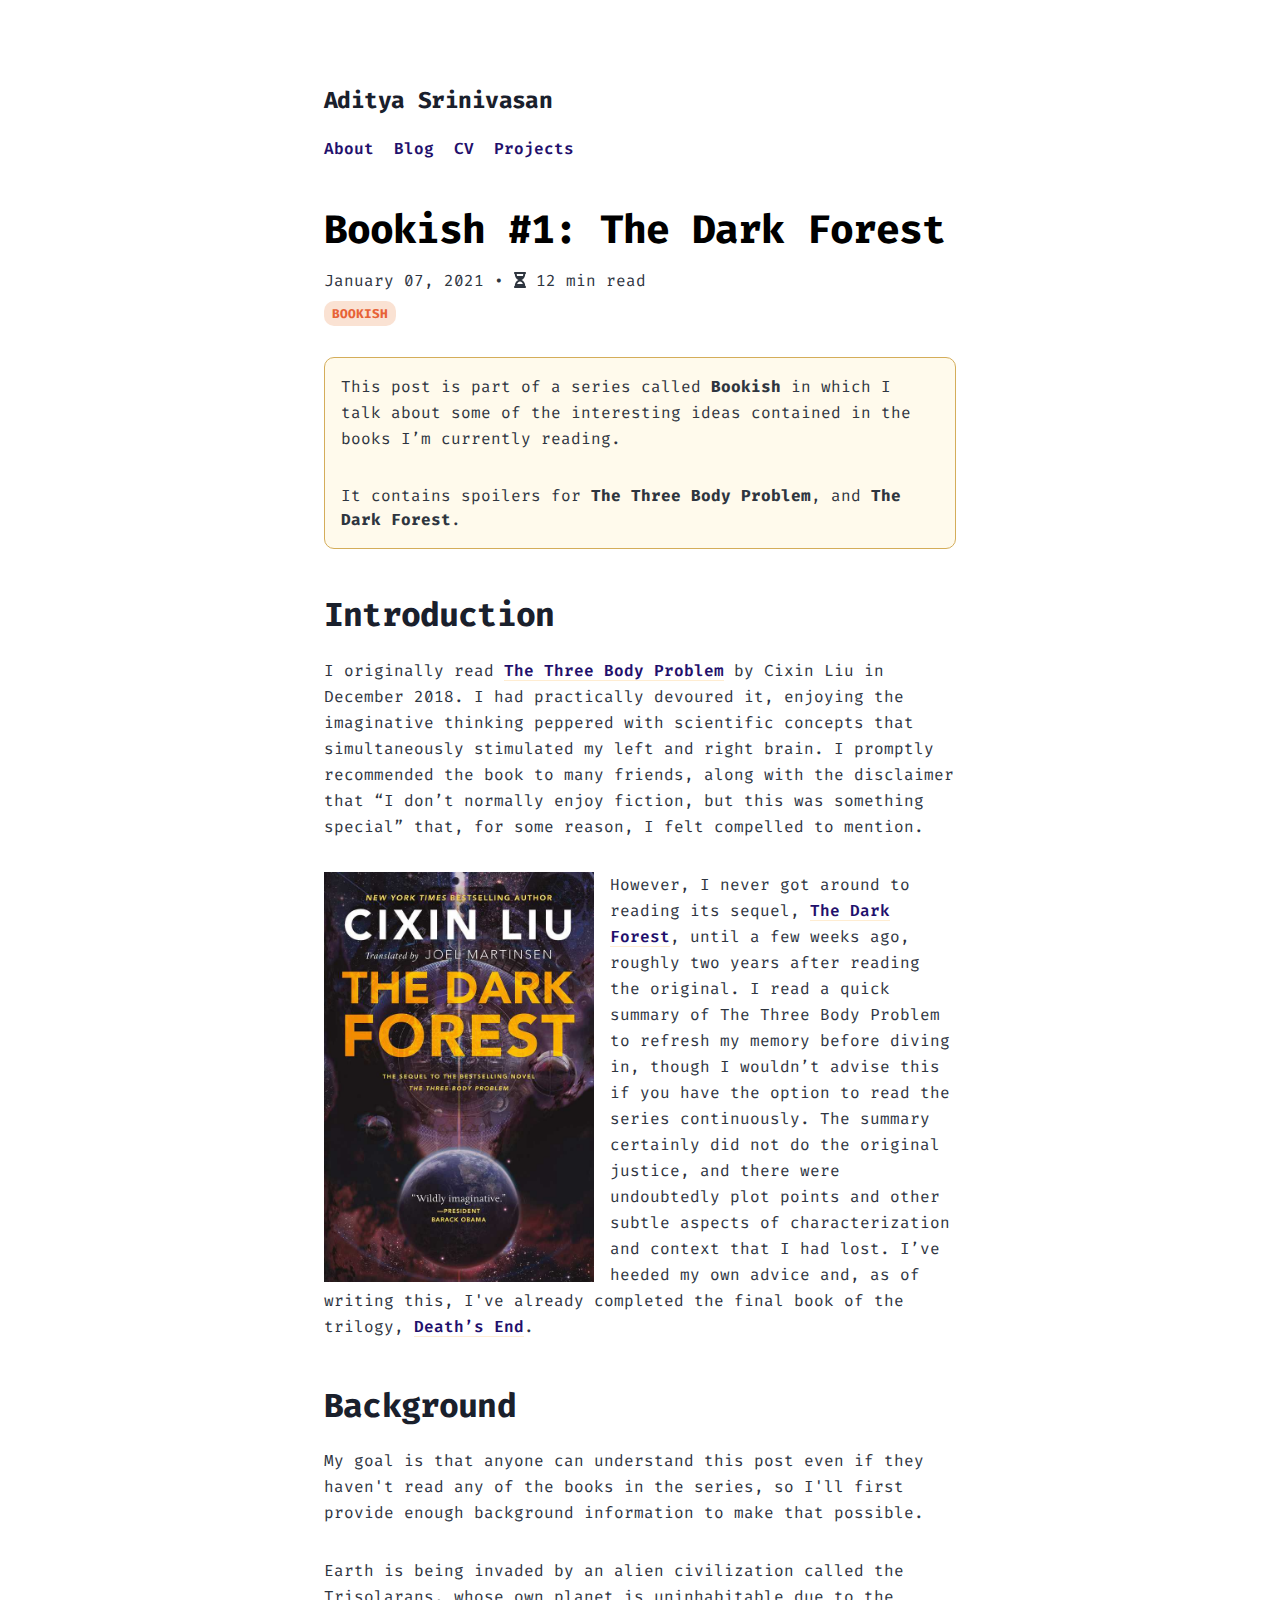
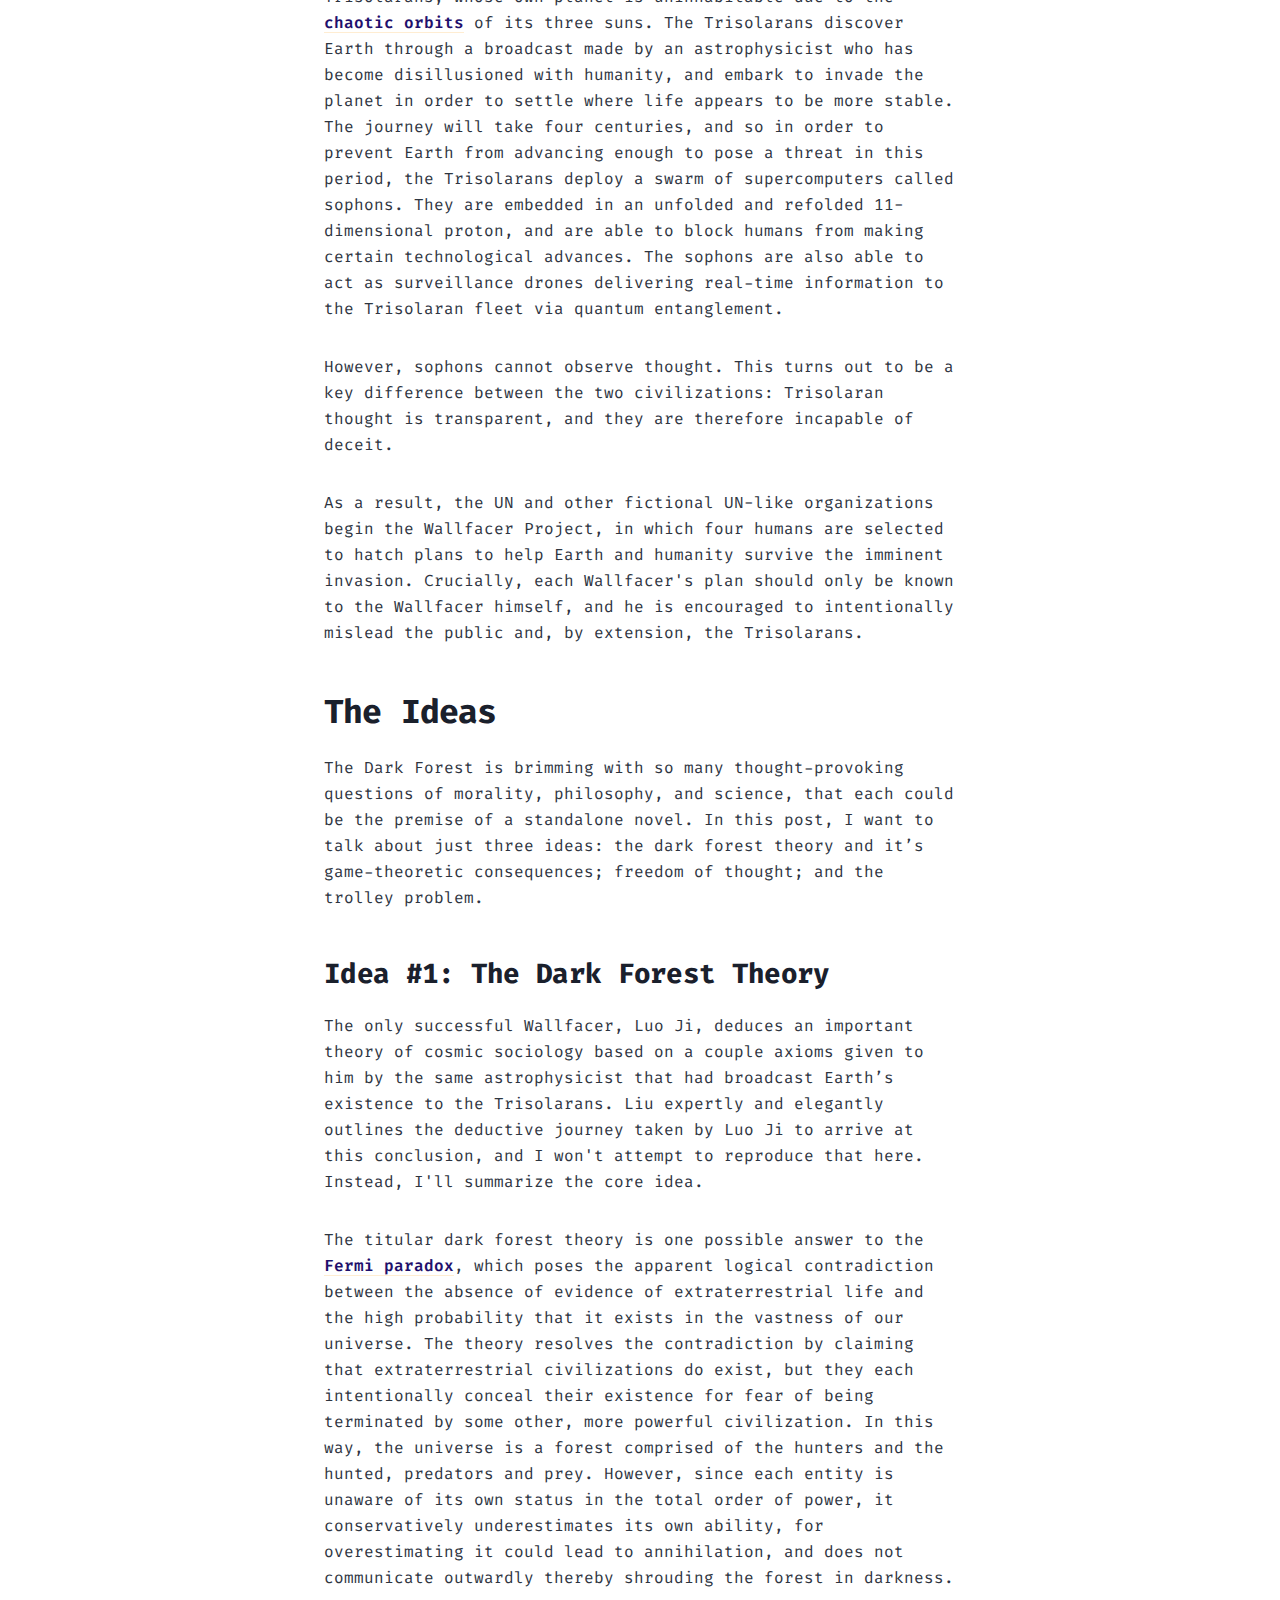
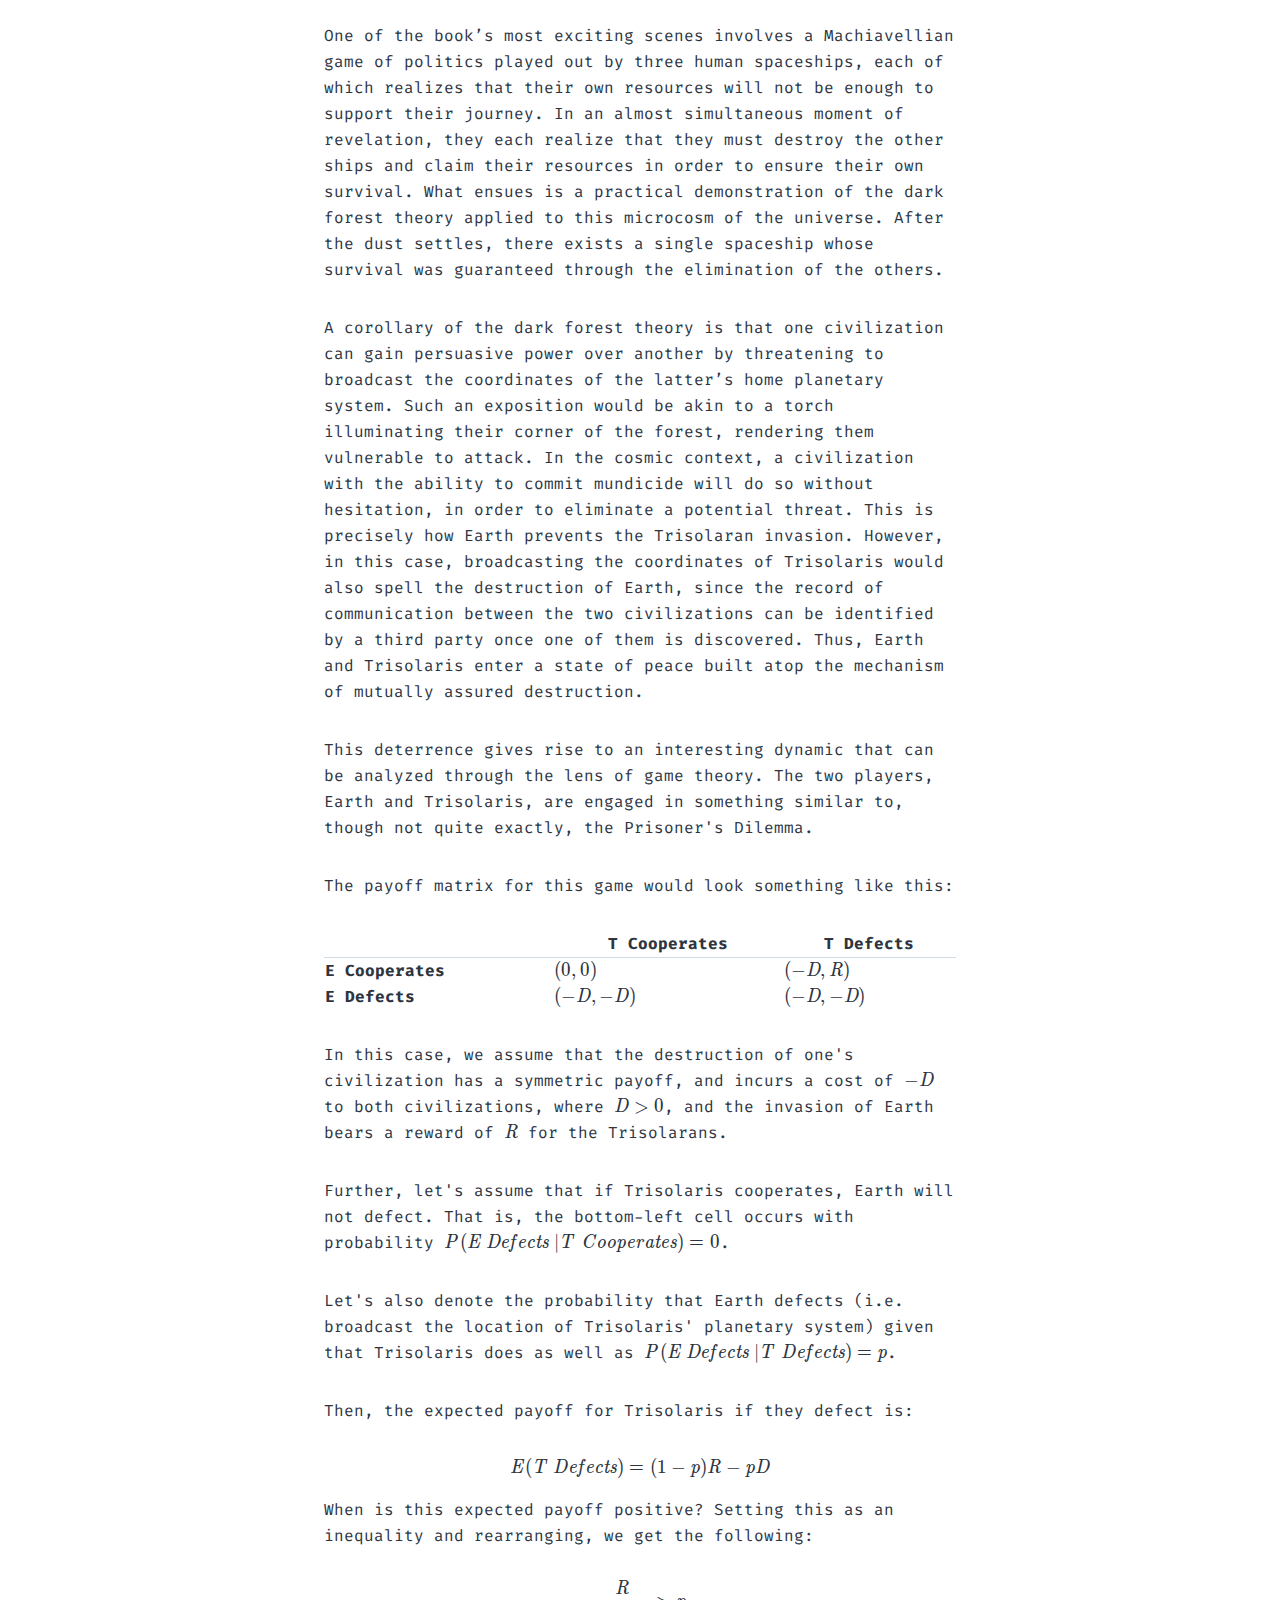
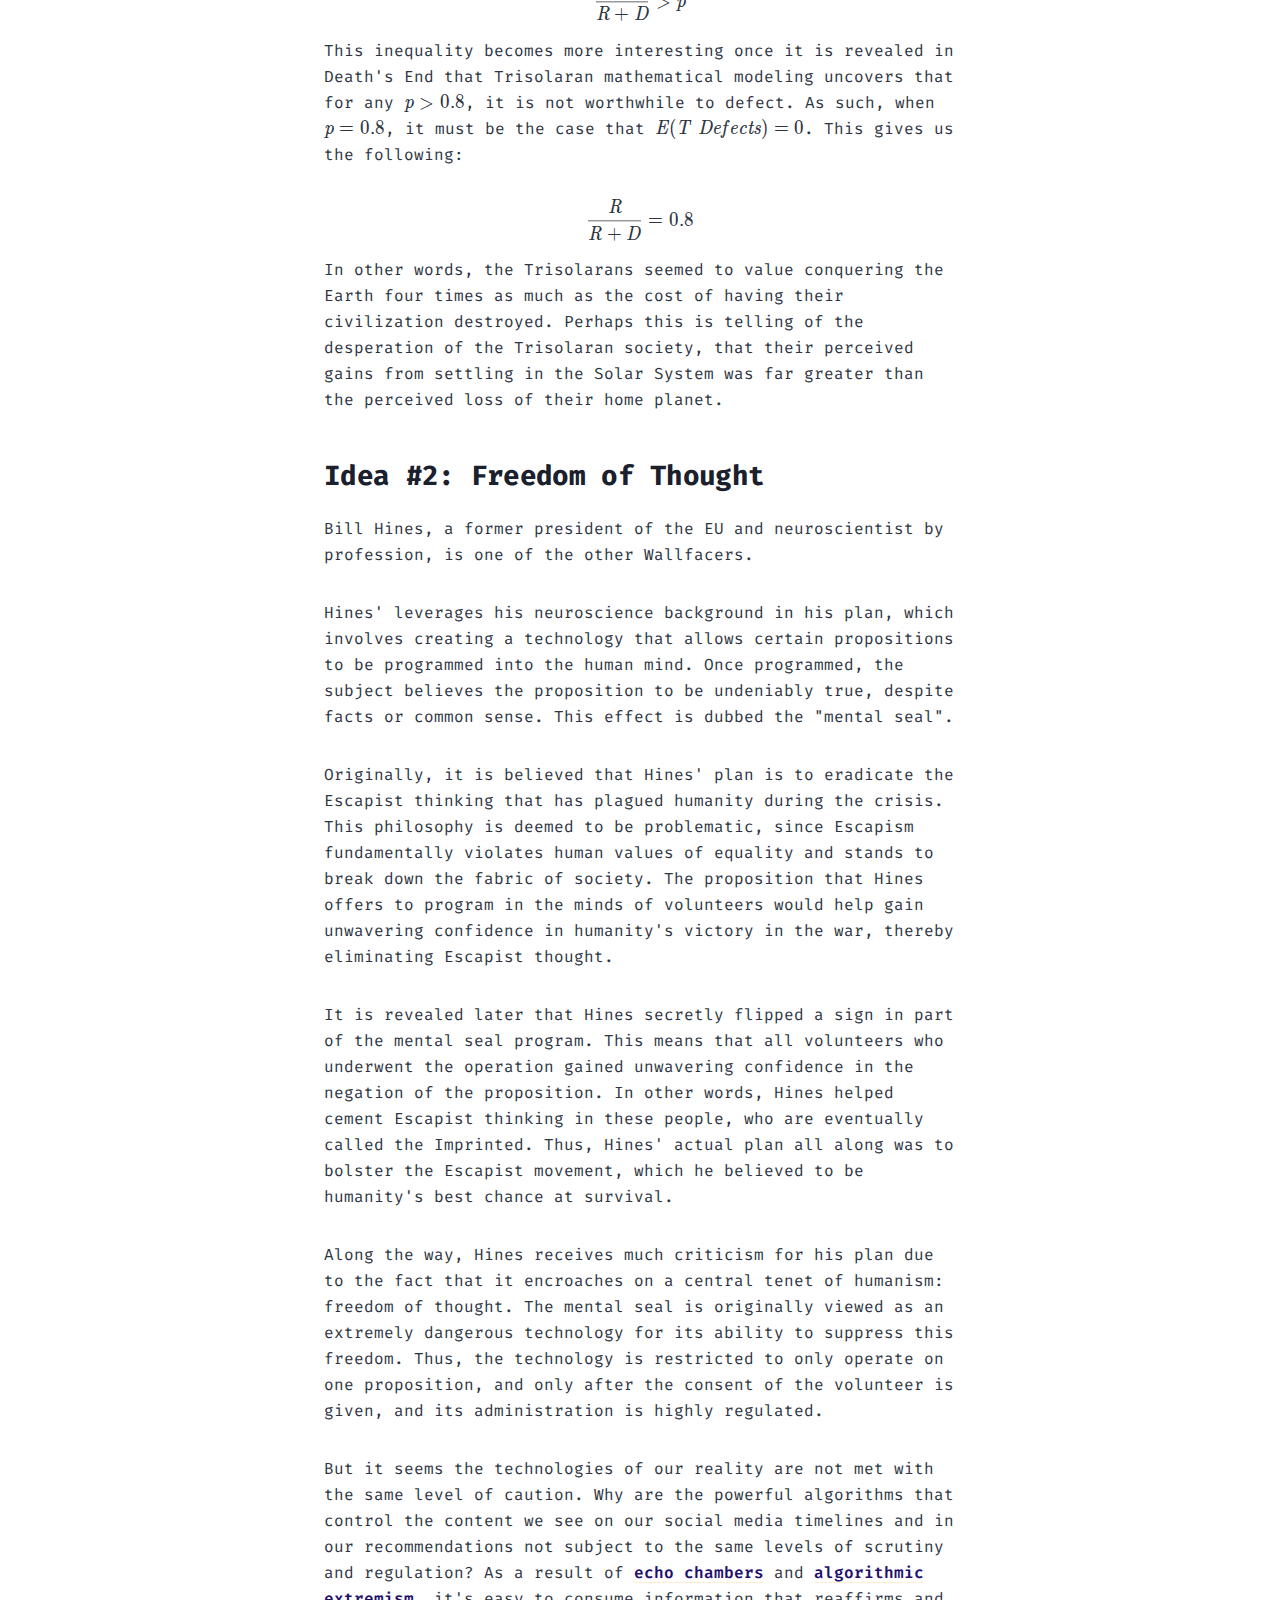
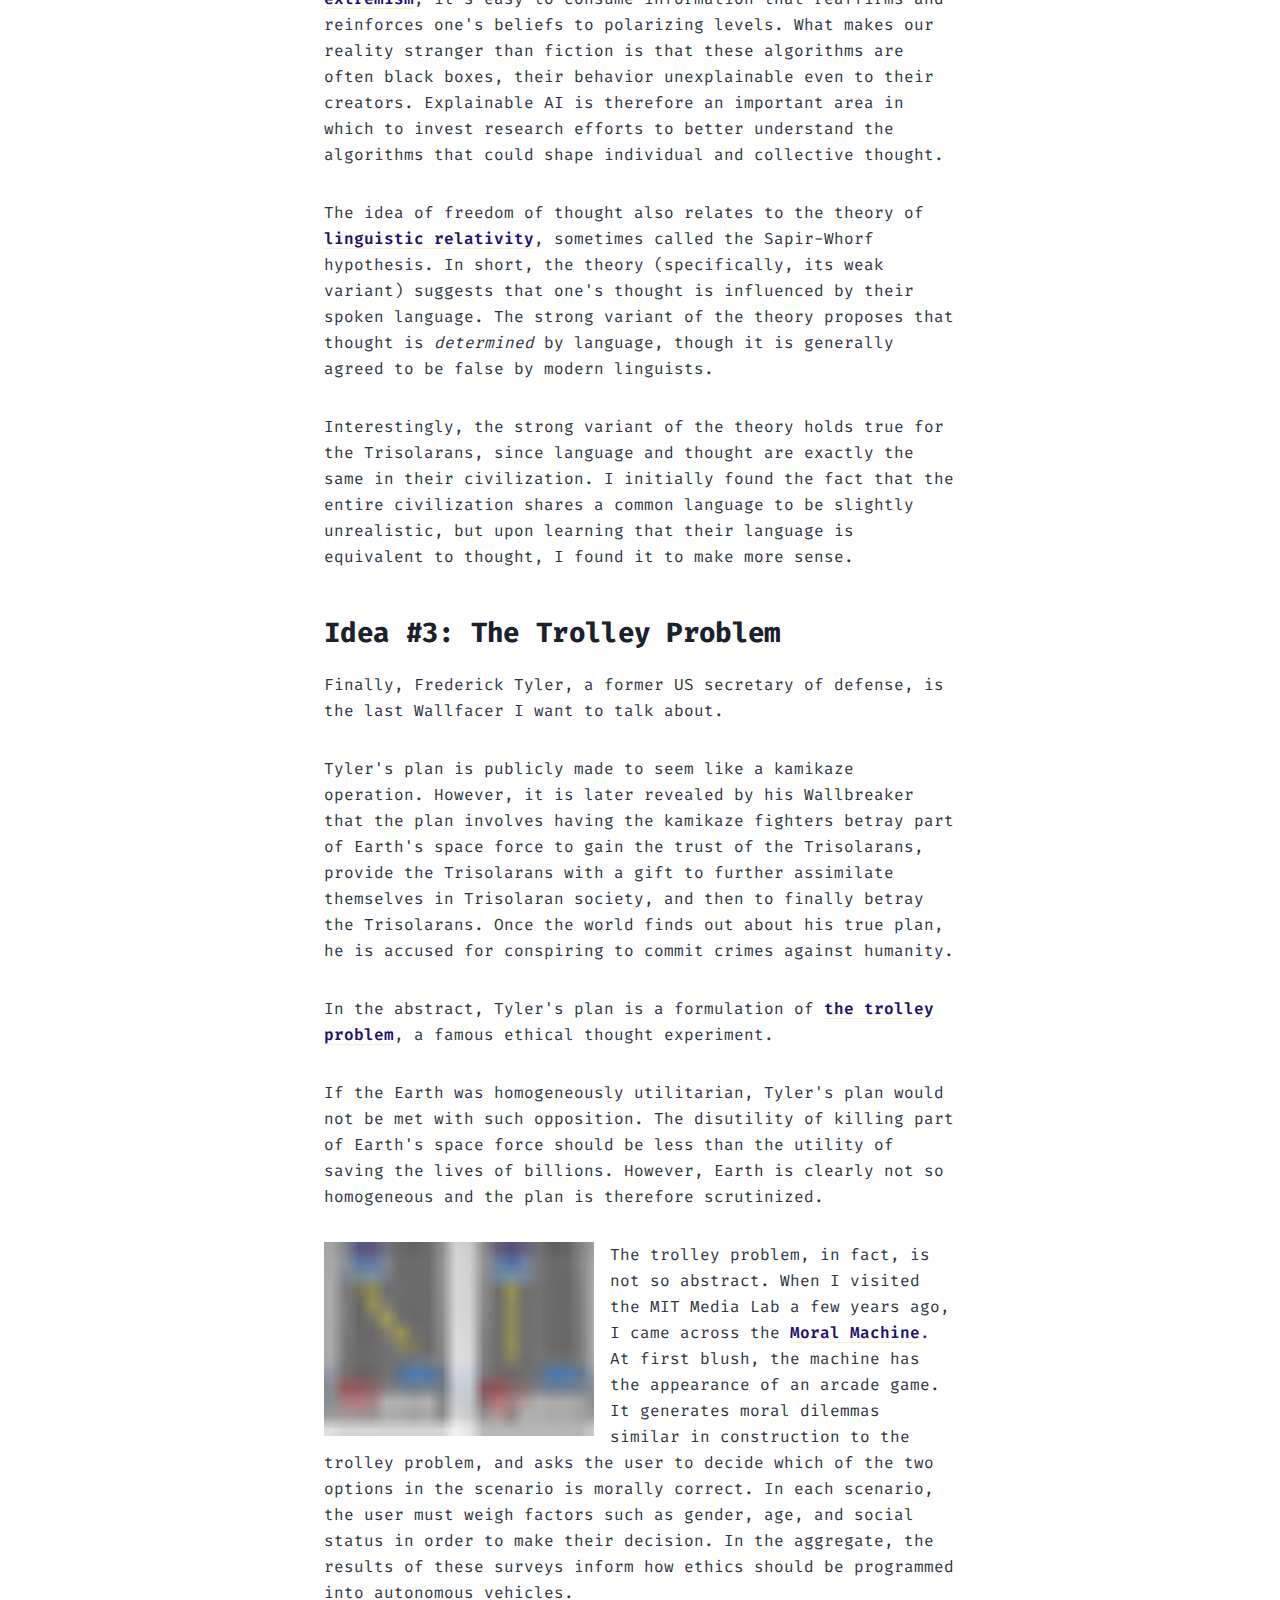
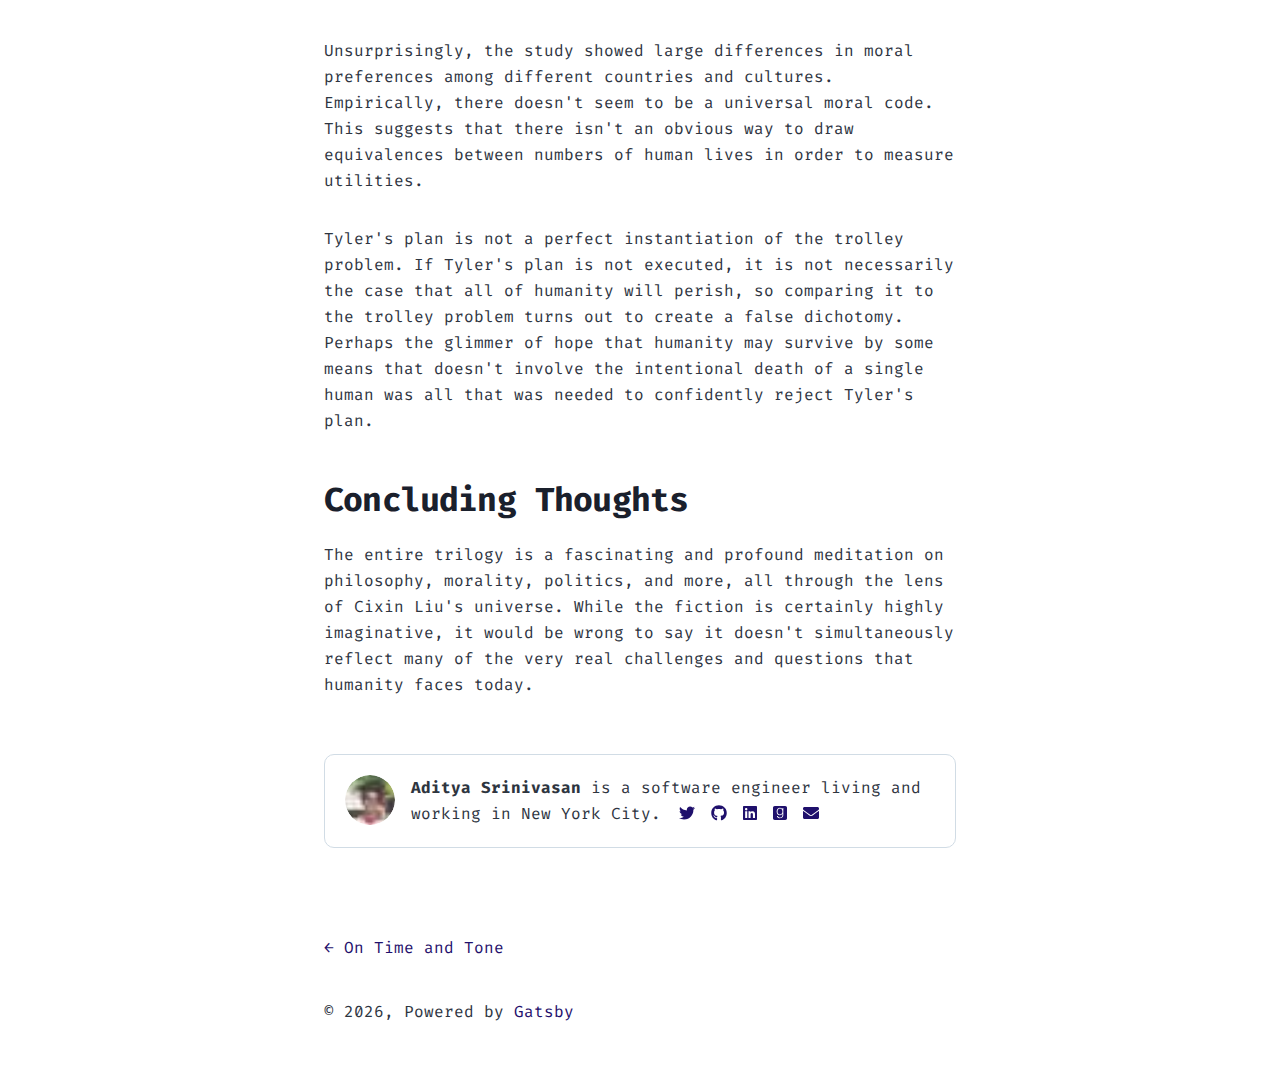
<file: the-dark-forest/index.html>
<!DOCTYPE html><html lang="en"><head><meta charSet="utf-8"/><meta http-equiv="x-ua-compatible" content="ie=edge"/><meta name="viewport" content="width=device-width, initial-scale=1, shrink-to-fit=no"/><style data-href="/styles.0b176cc73397bf88dc7b.css">@import url(https://fonts.googleapis.com/css2?family=Fira+Code&display=swap);@font-face{font-family:Montserrat;font-style:normal;font-display:swap;font-weight:100;src:local("Montserrat Thin "),local("Montserrat-Thin"),url(/static/montserrat-latin-100-191cc9f50f3b76b9617cb383f19acb7d.woff2) format("woff2"),url(/static/montserrat-latin-100-370318464551d5f25b0f0a78f374faac.woff) format("woff")}@font-face{font-family:Montserrat;font-style:italic;font-display:swap;font-weight:100;src:local("Montserrat Thin italic"),local("Montserrat-Thinitalic"),url(/static/montserrat-latin-100italic-bdeaeb79db315697bd173a55b097dc18.woff2) format("woff2"),url(/static/montserrat-latin-100italic-ecf7d49386e8f265878e735db34a7c4b.woff) format("woff")}@font-face{font-family:Montserrat;font-style:normal;font-display:swap;font-weight:200;src:local("Montserrat Extra Light "),local("Montserrat-Extra Light"),url(/static/montserrat-latin-200-85d5ef9db7f2dc6979172a4a3b2c57cb.woff2) format("woff2"),url(/static/montserrat-latin-200-1fc98e126a3d152549240e6244d7e669.woff) format("woff")}@font-face{font-family:Montserrat;font-style:italic;font-display:swap;font-weight:200;src:local("Montserrat Extra Light italic"),local("Montserrat-Extra Lightitalic"),url(/static/montserrat-latin-200italic-49095760a498d024fe1a85a078850df9.woff2) format("woff2"),url(/static/montserrat-latin-200italic-fe46cf8b9462c820457d3bf537e4057f.woff) format("woff")}@font-face{font-family:Montserrat;font-style:normal;font-display:swap;font-weight:300;src:local("Montserrat Light "),local("Montserrat-Light"),url(/static/montserrat-latin-300-7c3daf12b706645b5d3710f863a4da04.woff2) format("woff2"),url(/static/montserrat-latin-300-8dc95fab9cf98d02ca8d76e97d3dff60.woff) format("woff")}@font-face{font-family:Montserrat;font-style:italic;font-display:swap;font-weight:300;src:local("Montserrat Light italic"),local("Montserrat-Lightitalic"),url(/static/montserrat-latin-300italic-f20b178ca2024a5eac8e42e6649db86c.woff2) format("woff2"),url(/static/montserrat-latin-300italic-3fe16939288856e8e828fa2661bf2354.woff) format("woff")}@font-face{font-family:Montserrat;font-style:normal;font-display:swap;font-weight:400;src:local("Montserrat Regular "),local("Montserrat-Regular"),url(/static/montserrat-latin-400-bc3aa95dca08f5fee5291e34959c27bc.woff2) format("woff2"),url(/static/montserrat-latin-400-8102c4838f9e3d08dad644290a9cb701.woff) format("woff")}@font-face{font-family:Montserrat;font-style:italic;font-display:swap;font-weight:400;src:local("Montserrat Regular italic"),local("Montserrat-Regularitalic"),url(/static/montserrat-latin-400italic-5cad650422a7184467af5a4d17b264c4.woff2) format("woff2"),url(/static/montserrat-latin-400italic-d191f22af3bb50902b99ac577f81a322.woff) format("woff")}@font-face{font-family:Montserrat;font-style:normal;font-display:swap;font-weight:500;src:local("Montserrat Medium "),local("Montserrat-Medium"),url(/static/montserrat-latin-500-92d16e458625f4d2c8940f6bdca0ff09.woff2) format("woff2"),url(/static/montserrat-latin-500-8b763220218ffc11c57c84ddb80e7b26.woff) format("woff")}@font-face{font-family:Montserrat;font-style:italic;font-display:swap;font-weight:500;src:local("Montserrat Medium italic"),local("Montserrat-Mediumitalic"),url(/static/montserrat-latin-500italic-47bfcca6b69d6a9acca7a8bff17193e2.woff2) format("woff2"),url(/static/montserrat-latin-500italic-72c01f753c3940c0b9cb6bf2389caddf.woff) format("woff")}@font-face{font-family:Montserrat;font-style:normal;font-display:swap;font-weight:600;src:local("Montserrat SemiBold "),local("Montserrat-SemiBold"),url(/static/montserrat-latin-600-6fb1b5623e528e27c18658fecf5ee0ee.woff2) format("woff2"),url(/static/montserrat-latin-600-7c839d15a6f54e7025ba8c0c4b333e8f.woff) format("woff")}@font-face{font-family:Montserrat;font-style:italic;font-display:swap;font-weight:600;src:local("Montserrat SemiBold italic"),local("Montserrat-SemiBolditalic"),url(/static/montserrat-latin-600italic-60789af1c9338ed1a9546722ec54b4f7.woff2) format("woff2"),url(/static/montserrat-latin-600italic-f3d4de8d0afb19e777c79032ce828e3d.woff) format("woff")}@font-face{font-family:Montserrat;font-style:normal;font-display:swap;font-weight:700;src:local("Montserrat Bold "),local("Montserrat-Bold"),url(/static/montserrat-latin-700-39d93cf678c740f9f6b2b1cfde34bee3.woff2) format("woff2"),url(/static/montserrat-latin-700-80f10bd382f0df1cd650fec59f3c9394.woff) format("woff")}@font-face{font-family:Montserrat;font-style:italic;font-display:swap;font-weight:700;src:local("Montserrat Bold italic"),local("Montserrat-Bolditalic"),url(/static/montserrat-latin-700italic-ba136d97b14e82284dd595e257f11c47.woff2) format("woff2"),url(/static/montserrat-latin-700italic-8c98142b425630821139c24bd1698700.woff) format("woff")}@font-face{font-family:Montserrat;font-style:normal;font-display:swap;font-weight:800;src:local("Montserrat ExtraBold "),local("Montserrat-ExtraBold"),url(/static/montserrat-latin-800-b7018be9ed6cd94da8b6675b3a468c3b.woff2) format("woff2"),url(/static/montserrat-latin-800-9a9befcf50d64f9d2d19d8b1d1984add.woff) format("woff")}@font-face{font-family:Montserrat;font-style:italic;font-display:swap;font-weight:800;src:local("Montserrat ExtraBold italic"),local("Montserrat-ExtraBolditalic"),url(/static/montserrat-latin-800italic-540ffdd223d1a9ad3d4e678e1a23372e.woff2) format("woff2"),url(/static/montserrat-latin-800italic-897086f99f4e1f45e6b1e9368527d0bc.woff) format("woff")}@font-face{font-family:Montserrat;font-style:normal;font-display:swap;font-weight:900;src:local("Montserrat Black "),local("Montserrat-Black"),url(/static/montserrat-latin-900-58cd789700850375b834e8b6776002eb.woff2) format("woff2"),url(/static/montserrat-latin-900-26d42c9428780e545a540bbb50c84bce.woff) format("woff")}@font-face{font-family:Montserrat;font-style:italic;font-display:swap;font-weight:900;src:local("Montserrat Black italic"),local("Montserrat-Blackitalic"),url(/static/montserrat-latin-900italic-451157bc8861fe54f523b3669a3def71.woff2) format("woff2"),url(/static/montserrat-latin-900italic-a8ec4957e1c24f5793305763ad9845b3.woff) format("woff")}@font-face{font-family:Merriweather;font-style:normal;font-display:swap;font-weight:300;src:local("Merriweather Light "),local("Merriweather-Light"),url(/static/merriweather-latin-300-b1158cfcd4aacb9d8fb61625e37af46a.woff2) format("woff2"),url(/static/merriweather-latin-300-cc7de05e166e90320d7d896e0f72a19d.woff) format("woff")}@font-face{font-family:Merriweather;font-style:italic;font-display:swap;font-weight:300;src:local("Merriweather Light italic"),local("Merriweather-Lightitalic"),url(/static/merriweather-latin-300italic-8fe52a48089d6ebe46db0b8e7cc66263.woff2) format("woff2"),url(/static/merriweather-latin-300italic-e1331f5397c2a673f9d3765138debdb5.woff) format("woff")}@font-face{font-family:Merriweather;font-style:normal;font-display:swap;font-weight:400;src:local("Merriweather Regular "),local("Merriweather-Regular"),url(/static/merriweather-latin-400-8276fdb72ae8f4714d4e6eba704cc39f.woff2) format("woff2"),url(/static/merriweather-latin-400-69f09800f4f6479d06e44eba837df872.woff) format("woff")}@font-face{font-family:Merriweather;font-style:italic;font-display:swap;font-weight:400;src:local("Merriweather Regular italic"),local("Merriweather-Regularitalic"),url(/static/merriweather-latin-400italic-3a9be9ea9f7aa4af6de7307df21d9fc0.woff2) format("woff2"),url(/static/merriweather-latin-400italic-d76079ed7541a433a54f79316de086e9.woff) format("woff")}@font-face{font-family:Merriweather;font-style:normal;font-display:swap;font-weight:700;src:local("Merriweather Bold "),local("Merriweather-Bold"),url(/static/merriweather-latin-700-fa534be7ffa380e39a7f6e03bf9a5e03.woff2) format("woff2"),url(/static/merriweather-latin-700-ba56ea84b8084b7ff9677f50d3cd81bd.woff) format("woff")}@font-face{font-family:Merriweather;font-style:italic;font-display:swap;font-weight:700;src:local("Merriweather Bold italic"),local("Merriweather-Bolditalic"),url(/static/merriweather-latin-700italic-1ef5edaaa20ae53ea50399884c5e48c6.woff2) format("woff2"),url(/static/merriweather-latin-700italic-534bc9e7ce93c73d73426e46acd78092.woff) format("woff")}@font-face{font-family:Merriweather;font-style:normal;font-display:swap;font-weight:900;src:local("Merriweather Black "),local("Merriweather-Black"),url(/static/merriweather-latin-900-7528fb70e8a4a82c7305e72ff43ac25f.woff2) format("woff2"),url(/static/merriweather-latin-900-3799b6e2f5ed3fcccf9d7a708d7419fa.woff) format("woff")}@font-face{font-family:Merriweather;font-style:italic;font-display:swap;font-weight:900;src:local("Merriweather Black italic"),local("Merriweather-Blackitalic"),url(/static/merriweather-latin-900italic-e1b4d2aaa78e12ad84aaf8a56321e4c2.woff2) format("woff2"),url(/static/merriweather-latin-900italic-2ae22f731b3424e8dbb4b37f7ca6e708.woff) format("woff")}


/*! normalize.css v8.0.1 | MIT License | github.com/necolas/normalize.css */html{line-height:1.15;-webkit-text-size-adjust:100%}body{margin:0}main{display:block}h1{font-size:2em;margin:.67em 0}hr{box-sizing:content-box;height:0;overflow:visible}pre{font-family:monospace,monospace;font-size:1em}a{background-color:transparent}abbr[title]{border-bottom:none;text-decoration:underline;-webkit-text-decoration:underline dotted;text-decoration:underline dotted}b,strong{font-weight:bolder}code,kbd,samp{font-family:monospace,monospace;font-size:1em}small{font-size:80%}sub,sup{font-size:75%;line-height:0;position:relative;vertical-align:baseline}sub{bottom:-.25em}sup{top:-.5em}img{border-style:none}button,input,optgroup,select,textarea{font-family:inherit;font-size:100%;line-height:1.15;margin:0}button,input{overflow:visible}button,select{text-transform:none}[type=button],[type=reset],[type=submit],button{-webkit-appearance:button}[type=button]::-moz-focus-inner,[type=reset]::-moz-focus-inner,[type=submit]::-moz-focus-inner,button::-moz-focus-inner{border-style:none;padding:0}[type=button]:-moz-focusring,[type=reset]:-moz-focusring,[type=submit]:-moz-focusring,button:-moz-focusring{outline:1px dotted ButtonText}fieldset{padding:.35em .75em .625em}legend{box-sizing:border-box;color:inherit;display:table;max-width:100%;padding:0;white-space:normal}progress{vertical-align:baseline}textarea{overflow:auto}[type=checkbox],[type=radio]{box-sizing:border-box;padding:0}[type=number]::-webkit-inner-spin-button,[type=number]::-webkit-outer-spin-button{height:auto}[type=search]{-webkit-appearance:textfield;outline-offset:-2px}[type=search]::-webkit-search-decoration{-webkit-appearance:none}::-webkit-file-upload-button{-webkit-appearance:button;font:inherit}details{display:block}summary{display:list-item}[hidden]{display:none}:root{--maxWidth-none:"none";--maxWidth-xs:20rem;--maxWidth-sm:24rem;--maxWidth-md:28rem;--maxWidth-lg:32rem;--maxWidth-xl:36rem;--maxWidth-2xl:42rem;--maxWidth-3xl:48rem;--maxWidth-4xl:56rem;--maxWidth-full:"100%";--maxWidth-wrapper:var(--maxWidth-2xl);--spacing-px:"1px";--spacing-0:0;--spacing-1:0.25rem;--spacing-2:0.5rem;--spacing-3:0.75rem;--spacing-4:1rem;--spacing-5:1.25rem;--spacing-6:1.5rem;--spacing-8:2rem;--spacing-10:2.5rem;--spacing-12:3rem;--spacing-16:4rem;--spacing-20:5rem;--spacing-24:6rem;--spacing-32:8rem;--fontFamily:"Fira Code",monospace,"Apple Color Emoji","Segoe UI Emoji","Segoe UI Symbol","Noto Color Emoji";--font-body:var(--fontFamily);--font-heading:var(--fontFamily);--fontWeight-normal:400;--fontWeight-medium:500;--fontWeight-semibold:600;--fontWeight-bold:700;--fontWeight-extrabold:800;--fontWeight-black:900;--fontSize-root:16px;--lineHeight-none:1;--lineHeight-tight:1.1;--lineHeight-normal:1.5;--lineHeight-relaxed:1.625;--fontSize-0:0.833rem;--fontSize-1:1rem;--fontSize-2:1.2rem;--fontSize-3:1.44rem;--fontSize-4:1.728rem;--fontSize-5:2.074rem;--fontSize-6:2.488rem;--fontSize-7:2.986rem;--color-primary:#1f106c;--color-primary-light:#f9f8ff;--color-text:#2e353f;--color-text-light:#4f5969;--color-heading:#1a202c;--color-heading-black:#000;--color-accent:#d1dce5;--color-warning:#fffaec;--color-warning-dark:#d4ad5a;--color-link:rgba(255,217,161,0.4823529411764706);--color-bookish-tag:#fae2d3;--color-bookish-tag-text:#e76337;--color-project-tag:#e1e9fd;--color-project-tag-text:#4495c6;--color-compilers-tag:#dbd9e6;--color-compilers-tag-text:#32373e;--color-hardware-tag:#dffdd5;--color-hardware-tag-text:#53b671;--color-computer-vision-tag:#fbecef;--color-computer-vision-tag-text:#c53451;--color-default-tag:#eaeaea;--color-default-tag-text:#555;--borderRadius:10px}*,:after,:before{box-sizing:border-box}html{line-height:var(--lineHeight-normal);font-size:var(--fontSize-root);-webkit-font-smoothing:antialiased;-moz-osx-font-smoothing:grayscale}body{font-family:var(--font-body);font-size:var(--fontSize-1);color:var(--color-text)}footer{padding:var(--spacing-6) var(--spacing-0)}hr{background:var(--color-accent);height:1px;border:0;margin-bottom:var(--spacing-8)}h1,h2,h3,h4,h5,h6{font-family:var(--font-heading);margin-top:var(--spacing-12);margin-bottom:var(--spacing-6);line-height:var(--lineHeight-tight);letter-spacing:-.025em}h2,h3,h4,h5,h6{font-weight:var(--fontWeight-bold);color:var(--color-heading)}h1{font-weight:var(--fontWeight-black);font-size:var(--fontSize-6);color:var(--color-heading-black)}h2{font-size:var(--fontSize-5)}h3{font-size:var(--fontSize-4)}h4{font-size:var(--fontSize-3)}h5{font-size:var(--fontSize-2)}h6{font-size:var(--fontSize-1)}h1>a,h2>a,h3>a,h4>a,h5>a,h6>a{color:inherit;text-decoration:none}p{line-height:var(--lineHeight-relaxed);--baseline-multiplier:0.179;--x-height-multiplier:0.35;margin:var(--spacing-0) var(--spacing-0) var(--spacing-8) var(--spacing-0)}ol,p,ul{padding:var(--spacing-0)}ol,ul{margin-left:var(--spacing-0);margin-right:var(--spacing-0);margin-bottom:var(--spacing-8);list-style-position:outside;list-style-image:none}ol li,ul li{padding-left:var(--spacing-0)}li>p,ol li,ul li{margin-bottom:calc(var(--spacing-8)/2)}li :last-child{margin-bottom:var(--spacing-0)}li>ul{margin-left:var(--spacing-8);margin-top:calc(var(--spacing-8)/2)}blockquote{color:var(--color-text-light);margin-left:calc(var(--spacing-6)*-1);margin-right:var(--spacing-8);padding:var(--spacing-0) var(--spacing-0) var(--spacing-0) var(--spacing-6);border-left:var(--spacing-1) solid var(--color-primary);font-size:var(--fontSize-2);font-style:italic;margin-bottom:var(--spacing-8)}blockquote>:last-child{margin-bottom:var(--spacing-0)}blockquote>ol,blockquote>ul{list-style-position:inside}table{width:100%;margin-bottom:var(--spacing-8);border-collapse:collapse;border-spacing:.25rem}table thead tr th{border-bottom:1px solid var(--color-accent)}a{color:var(--color-primary)}a,a:focus,a:hover{text-decoration:none}.global-wrapper{margin:var(--spacing-0) auto;max-width:var(--maxWidth-wrapper);padding:var(--spacing-10) var(--spacing-5)}.global-wrapper[data-is-root-path=true] .bio{margin-bottom:var(--spacing-20)}.global-header{margin-bottom:var(--spacing-12)}.global-header>a{margin-right:20px;font-weight:var(--fontWeight-semibold)}.main-heading{font-size:var(--fontSize-7);margin:0}.post-list-item{margin-bottom:var(--spacing-8);margin-top:var(--spacing-16)}.post-list-item p{margin-bottom:var(--spacing-0)}.post-list-item h4{color:var(--color-primary);margin-bottom:var(--spacing-2);margin-top:var(--spacing-0)}.post-list-item header{margin-bottom:var(--spacing-4)}.header-link-home{font-weight:var(--fontWeight-bold);font-family:var(--font-heading);text-decoration:none;font-size:var(--fontSize-2)}.tags{margin-top:var(--spacing-2)}.tag{padding:var(--spacing-1) var(--spacing-2);margin-right:var(--spacing-2);border-radius:var(--borderRadius);text-transform:uppercase;opacity:1;background:var(--color-default-tag);color:var(--color-default-tag-text);outline:none}.tag-inactive{opacity:.5}.tag-clickable{cursor:pointer}.tag-bookish{background:var(--color-bookish-tag);color:var(--color-bookish-tag-text)}.tag-project{background:var(--color-project-tag);color:var(--color-project-tag-text)}.tag-compilers{background:var(--color-compilers-tag);color:var(--color-compilers-tag-text)}.tag-hardware{background:var(--color-hardware-tag);color:var(--color-hardware-tag-text)}.tag-computer-vision{background:var(--color-computer-vision-tag);color:var(--color-computer-vision-tag-text)}.bio{display:flex;margin-bottom:var(--spacing-16);padding:var(--spacing-5);border:1px solid var(--color-accent);border-radius:var(--borderRadius)}.bio-avatar,.bio p{margin-bottom:var(--spacing-0)}.bio-avatar{margin-right:var(--spacing-4);min-width:50px;border-radius:100%}.bio-social-link{padding:var(--spacing-0) var(--spacing-2)}.blog-post header{margin-bottom:var(--spacing-8)}.blog-post header h1{margin:var(--spacing-0) var(--spacing-0) var(--spacing-4) var(--spacing-0)}.blog-post header p{font-size:var(--fontSize-2);font-family:var(--font-heading)}.blog-post-nav ul{margin:var(--spacing-0)}.blog-post-body a{color:var(--color-primary);font-weight:var(--fontWeight-semibold);text-decoration:none;transition:all .1s ease-in-out;box-shadow:inset 0 -.07em 0 var(--color-link)}.blog-post-body a:focus,.blog-post-body a:hover{text-decoration:none;box-shadow:inset 0 -.85em 0 var(--color-link)}.updated-on{font-size:var(--fontSize-0);color:var(--color-text-light)}.bookish-header{background-color:var(--color-warning);padding:var(--spacing-4);border:1px solid var(--color-warning-dark);border-radius:var(--borderRadius)}.inline-image{width:270px;float:left;margin-right:var(--spacing-4)}.before-after{display:flex}.before-after *{width:100%}@media (max-width:42rem){blockquote{padding:var(--spacing-0) var(--spacing-0) var(--spacing-0) var(--spacing-4);margin-left:var(--spacing-0)}ol,ul{list-style-position:inside}}code[class*=language-],pre[class*=language-]{color:#000;background:none;text-shadow:0 1px #fff;font-family:Consolas,Monaco,Andale Mono,Ubuntu Mono,monospace;font-size:1em;text-align:left;white-space:pre;word-spacing:normal;word-break:normal;word-wrap:normal;line-height:1.5;-moz-tab-size:4;-o-tab-size:4;tab-size:4;-webkit-hyphens:none;-ms-hyphens:none;hyphens:none}code[class*=language-]::selection,code[class*=language-] ::selection,pre[class*=language-]::selection,pre[class*=language-] ::selection{text-shadow:none;background:#b3d4fc}@media print{code[class*=language-],pre[class*=language-]{text-shadow:none}}pre[class*=language-]{padding:1em;margin:.5em 0;overflow:auto}:not(pre)>code[class*=language-],pre[class*=language-]{background:#f5f2f0}:not(pre)>code[class*=language-]{padding:.1em;border-radius:.3em;white-space:normal}.token.cdata,.token.comment,.token.doctype,.token.prolog{color:#708090}.token.punctuation{color:#999}.token.namespace{opacity:.7}.token.boolean,.token.constant,.token.deleted,.token.number,.token.property,.token.symbol,.token.tag{color:#905}.token.attr-name,.token.builtin,.token.char,.token.inserted,.token.selector,.token.string{color:#690}.language-css .token.string,.style .token.string,.token.entity,.token.operator,.token.url{color:#9a6e3a;background:hsla(0,0%,100%,.5)}.token.atrule,.token.attr-value,.token.keyword{color:#07a}.token.class-name,.token.function{color:#dd4a68}.token.important,.token.regex,.token.variable{color:#e90}.token.bold,.token.important{font-weight:700}.token.italic{font-style:italic}.token.entity{cursor:help}@font-face{font-family:KaTeX_AMS;src:url(/static/KaTeX_AMS-Regular-e78e28b4834954df047e4925e9dbf354.woff2) format("woff2"),url(/static/KaTeX_AMS-Regular-7f06b4e30317f784d61d26686aed0ab2.woff) format("woff"),url(/static/KaTeX_AMS-Regular-aaf4eee9fba9907d61c3935e0b6a54ae.ttf) format("truetype");font-weight:400;font-style:normal}@font-face{font-family:KaTeX_Caligraphic;src:url(/static/KaTeX_Caligraphic-Bold-4ec58befa687e9752c3c91cd9bcf1bcb.woff2) format("woff2"),url(/static/KaTeX_Caligraphic-Bold-1e802ca9dedc4ed4e3c6f645e4316128.woff) format("woff"),url(/static/KaTeX_Caligraphic-Bold-021dd4dc61ee5f5cdf315f43b48c094b.ttf) format("truetype");font-weight:700;font-style:normal}@font-face{font-family:KaTeX_Caligraphic;src:url(/static/KaTeX_Caligraphic-Regular-7edb53b6693d75b8a2232481eea1a52c.woff2) format("woff2"),url(/static/KaTeX_Caligraphic-Regular-d3b46c3a530116933081d9d74e3e9fe8.woff) format("woff"),url(/static/KaTeX_Caligraphic-Regular-d49f2d55ce4f40f982d8ba63d746fbf9.ttf) format("truetype");font-weight:400;font-style:normal}@font-face{font-family:KaTeX_Fraktur;src:url(/static/KaTeX_Fraktur-Bold-d5b59ec9764e10f4a82369ae29f3ac58.woff2) format("woff2"),url(/static/KaTeX_Fraktur-Bold-c4c8cab7d5be97b2bb283e531c077355.woff) format("woff"),url(/static/KaTeX_Fraktur-Bold-a31e7cba7b7221ebf1a2ae545fb306b2.ttf) format("truetype");font-weight:700;font-style:normal}@font-face{font-family:KaTeX_Fraktur;src:url(/static/KaTeX_Fraktur-Regular-32a5339eb809f381a7357ba56f82aab3.woff2) format("woff2"),url(/static/KaTeX_Fraktur-Regular-b7d9c46bff5d51da6209e355cc4a235d.woff) format("woff"),url(/static/KaTeX_Fraktur-Regular-a48dad4f58c82e38a10da0ceebb86370.ttf) format("truetype");font-weight:400;font-style:normal}@font-face{font-family:KaTeX_Main;src:url(/static/KaTeX_Main-Bold-8e1e01c4b1207c0a383d9a2b4f86e637.woff2) format("woff2"),url(/static/KaTeX_Main-Bold-22086eb5d97009c3e99bcc1d16ce6865.woff) format("woff"),url(/static/KaTeX_Main-Bold-9ceff51b3cb7ce6eb4e8efa8163a1472.ttf) format("truetype");font-weight:700;font-style:normal}@font-face{font-family:KaTeX_Main;src:url(/static/KaTeX_Main-BoldItalic-284a17fe5baf72ff8217d4c7e70c0f82.woff2) format("woff2"),url(/static/KaTeX_Main-BoldItalic-4c57dbc44bfff1fdf08a59cf556fdab3.woff) format("woff"),url(/static/KaTeX_Main-BoldItalic-e8b44b990516dab7937bf240fde8b46a.ttf) format("truetype");font-weight:700;font-style:italic}@font-face{font-family:KaTeX_Main;src:url(/static/KaTeX_Main-Italic-e533d5a2506cf053cd671b335ec04dde.woff2) format("woff2"),url(/static/KaTeX_Main-Italic-99be0e10c38cd42466e6fe1665ef9536.woff) format("woff"),url(/static/KaTeX_Main-Italic-29c86397e75cdcb3135af8295f1c2e28.ttf) format("truetype");font-weight:400;font-style:italic}@font-face{font-family:KaTeX_Main;src:url(/static/KaTeX_Main-Regular-5c734d78610fa35282f3379f866707f2.woff2) format("woff2"),url(/static/KaTeX_Main-Regular-b741441f6d71014d0453ca3ebc884dd4.woff) format("woff"),url(/static/KaTeX_Main-Regular-5c94aef490324b0925dbe5f643e8fd04.ttf) format("truetype");font-weight:400;font-style:normal}@font-face{font-family:KaTeX_Math;src:url(/static/KaTeX_Math-BoldItalic-d747bd1e7a6a43864285edd73dcde253.woff2) format("woff2"),url(/static/KaTeX_Math-BoldItalic-b13731ef4e2bfc3d8d859271e39550fc.woff) format("woff"),url(/static/KaTeX_Math-BoldItalic-9a2834a9ff8ab411153571e0e55ac693.ttf) format("truetype");font-weight:700;font-style:italic}@font-face{font-family:KaTeX_Math;src:url(/static/KaTeX_Math-Italic-4ad08b826b8065e1eab85324d726538c.woff2) format("woff2"),url(/static/KaTeX_Math-Italic-f0303906c2a67ac63bf1e8ccd638a89e.woff) format("woff"),url(/static/KaTeX_Math-Italic-291e76b8871b84560701bd29f9d1dcc7.ttf) format("truetype");font-weight:400;font-style:italic}@font-face{font-family:"KaTeX_SansSerif";src:url(/static/KaTeX_SansSerif-Bold-6e0830bee40435e72165345e0682fbfc.woff2) format("woff2"),url(/static/KaTeX_SansSerif-Bold-3fb419559955e3ce75619f1a5e8c6c84.woff) format("woff"),url(/static/KaTeX_SansSerif-Bold-7dc027cba9f7b11ec92af4a311372a85.ttf) format("truetype");font-weight:700;font-style:normal}@font-face{font-family:"KaTeX_SansSerif";src:url(/static/KaTeX_SansSerif-Italic-fba01c9c6fb2866a0f95bcacb2c187a5.woff2) format("woff2"),url(/static/KaTeX_SansSerif-Italic-727a9b0d97d72d2fc0228fe4e07fb4d8.woff) format("woff"),url(/static/KaTeX_SansSerif-Italic-4059868e460d2d2e6be18e180d20c43d.ttf) format("truetype");font-weight:400;font-style:italic}@font-face{font-family:"KaTeX_SansSerif";src:url(/static/KaTeX_SansSerif-Regular-d929cd671b19f0cfea55b6200fb47461.woff2) format("woff2"),url(/static/KaTeX_SansSerif-Regular-2555754a67062cac3a0913b715ab982f.woff) format("woff"),url(/static/KaTeX_SansSerif-Regular-5c58d168c0b66d2c32234a6718e74dfb.ttf) format("truetype");font-weight:400;font-style:normal}@font-face{font-family:KaTeX_Script;src:url(/static/KaTeX_Script-Regular-755e2491f13b5269f0afd5a56f7aa692.woff2) format("woff2"),url(/static/KaTeX_Script-Regular-d524c9a5b62a17f98f4a97af37fea735.woff) format("woff"),url(/static/KaTeX_Script-Regular-d12ea9efb375f9dc331f562e69892638.ttf) format("truetype");font-weight:400;font-style:normal}@font-face{font-family:KaTeX_Size1;src:url([data-uri]) format("woff2"),url([data-uri]) format("woff"),url(/static/KaTeX_Size1-Regular-7342d45b052c3a2abc21049959fbab7f.ttf) format("truetype");font-weight:400;font-style:normal}@font-face{font-family:KaTeX_Size2;src:url([data-uri]) format("woff2"),url([data-uri]) format("woff"),url(/static/KaTeX_Size2-Regular-eb130dcc661de766c999c60ba1525a88.ttf) format("truetype");font-weight:400;font-style:normal}@font-face{font-family:KaTeX_Size3;src:url([data-uri]) format("woff2"),url([data-uri]) format("woff"),url([data-uri]) format("truetype");font-weight:400;font-style:normal}@font-face{font-family:KaTeX_Size4;src:url([data-uri]) format("woff2"),url([data-uri]) format("woff"),url(/static/KaTeX_Size4-Regular-ad7672524b64b730dfd176140a8945cb.ttf) format("truetype");font-weight:400;font-style:normal}@font-face{font-family:KaTeX_Typewriter;src:url(/static/KaTeX_Typewriter-Regular-6cc31ea5c223c88705a13727a71417fa.woff2) format("woff2"),url(/static/KaTeX_Typewriter-Regular-3fe216d2a5f736c560cde71984554b64.woff) format("woff"),url(/static/KaTeX_Typewriter-Regular-257023560753aeb0b89b7e434d3da17f.ttf) format("truetype");font-weight:400;font-style:normal}.katex{font:normal 1.21em KaTeX_Main,Times New Roman,serif;line-height:1.2;text-indent:0;text-rendering:auto}.katex *{-ms-high-contrast-adjust:none!important}.katex .katex-version:after{content:"0.10.2"}.katex .katex-mathml{position:absolute;clip:rect(1px,1px,1px,1px);padding:0;border:0;height:1px;width:1px;overflow:hidden}.katex .katex-html>.newline{display:block}.katex .base{position:relative;white-space:nowrap;width:-webkit-min-content;width:min-content}.katex .base,.katex .strut{display:inline-block}.katex .textbf{font-weight:700}.katex .textit{font-style:italic}.katex .textrm{font-family:KaTeX_Main}.katex .textsf{font-family:KaTeX_SansSerif}.katex .texttt{font-family:KaTeX_Typewriter}.katex .mathdefault{font-family:KaTeX_Math;font-style:italic}.katex .mathit{font-family:KaTeX_Main;font-style:italic}.katex .mathrm{font-style:normal}.katex .mathbf{font-family:KaTeX_Main;font-weight:700}.katex .boldsymbol{font-family:KaTeX_Math;font-weight:700;font-style:italic}.katex .amsrm,.katex .mathbb,.katex .textbb{font-family:KaTeX_AMS}.katex .mathcal{font-family:KaTeX_Caligraphic}.katex .mathfrak,.katex .textfrak{font-family:KaTeX_Fraktur}.katex .mathtt{font-family:KaTeX_Typewriter}.katex .mathscr,.katex .textscr{font-family:KaTeX_Script}.katex .mathsf,.katex .textsf{font-family:KaTeX_SansSerif}.katex .mathboldsf,.katex .textboldsf{font-family:KaTeX_SansSerif;font-weight:700}.katex .mathitsf,.katex .textitsf{font-family:KaTeX_SansSerif;font-style:italic}.katex .mainrm{font-family:KaTeX_Main;font-style:normal}.katex .vlist-t{display:inline-table;table-layout:fixed}.katex .vlist-r{display:table-row}.katex .vlist{display:table-cell;vertical-align:bottom;position:relative}.katex .vlist>span{display:block;height:0;position:relative}.katex .vlist>span>span{display:inline-block}.katex .vlist>span>.pstrut{overflow:hidden;width:0}.katex .vlist-t2{margin-right:-2px}.katex .vlist-s{display:table-cell;vertical-align:bottom;font-size:1px;width:2px;min-width:2px}.katex .msupsub{text-align:left}.katex .mfrac>span>span{text-align:center}.katex .mfrac .frac-line{display:inline-block;width:100%;border-bottom-style:solid}.katex .hdashline,.katex .hline,.katex .mfrac .frac-line,.katex .overline .overline-line,.katex .rule,.katex .underline .underline-line{min-height:1px}.katex .mspace{display:inline-block}.katex .clap,.katex .llap,.katex .rlap{width:0;position:relative}.katex .clap>.inner,.katex .llap>.inner,.katex .rlap>.inner{position:absolute}.katex .clap>.fix,.katex .llap>.fix,.katex .rlap>.fix{display:inline-block}.katex .llap>.inner{right:0}.katex .clap>.inner,.katex .rlap>.inner{left:0}.katex .clap>.inner>span{margin-left:-50%;margin-right:50%}.katex .rule{display:inline-block;border:0 solid;position:relative}.katex .hline,.katex .overline .overline-line,.katex .underline .underline-line{display:inline-block;width:100%;border-bottom-style:solid}.katex .hdashline{display:inline-block;width:100%;border-bottom-style:dashed}.katex .sqrt>.root{margin-left:.27777778em;margin-right:-.55555556em}.katex .fontsize-ensurer,.katex .sizing{display:inline-block}.katex .fontsize-ensurer.reset-size1.size1,.katex .sizing.reset-size1.size1{font-size:1em}.katex .fontsize-ensurer.reset-size1.size2,.katex .sizing.reset-size1.size2{font-size:1.2em}.katex .fontsize-ensurer.reset-size1.size3,.katex .sizing.reset-size1.size3{font-size:1.4em}.katex .fontsize-ensurer.reset-size1.size4,.katex .sizing.reset-size1.size4{font-size:1.6em}.katex .fontsize-ensurer.reset-size1.size5,.katex .sizing.reset-size1.size5{font-size:1.8em}.katex .fontsize-ensurer.reset-size1.size6,.katex .sizing.reset-size1.size6{font-size:2em}.katex .fontsize-ensurer.reset-size1.size7,.katex .sizing.reset-size1.size7{font-size:2.4em}.katex .fontsize-ensurer.reset-size1.size8,.katex .sizing.reset-size1.size8{font-size:2.88em}.katex .fontsize-ensurer.reset-size1.size9,.katex .sizing.reset-size1.size9{font-size:3.456em}.katex .fontsize-ensurer.reset-size1.size10,.katex .sizing.reset-size1.size10{font-size:4.148em}.katex .fontsize-ensurer.reset-size1.size11,.katex .sizing.reset-size1.size11{font-size:4.976em}.katex .fontsize-ensurer.reset-size2.size1,.katex .sizing.reset-size2.size1{font-size:.83333333em}.katex .fontsize-ensurer.reset-size2.size2,.katex .sizing.reset-size2.size2{font-size:1em}.katex .fontsize-ensurer.reset-size2.size3,.katex .sizing.reset-size2.size3{font-size:1.16666667em}.katex .fontsize-ensurer.reset-size2.size4,.katex .sizing.reset-size2.size4{font-size:1.33333333em}.katex .fontsize-ensurer.reset-size2.size5,.katex .sizing.reset-size2.size5{font-size:1.5em}.katex .fontsize-ensurer.reset-size2.size6,.katex .sizing.reset-size2.size6{font-size:1.66666667em}.katex .fontsize-ensurer.reset-size2.size7,.katex .sizing.reset-size2.size7{font-size:2em}.katex .fontsize-ensurer.reset-size2.size8,.katex .sizing.reset-size2.size8{font-size:2.4em}.katex .fontsize-ensurer.reset-size2.size9,.katex .sizing.reset-size2.size9{font-size:2.88em}.katex .fontsize-ensurer.reset-size2.size10,.katex .sizing.reset-size2.size10{font-size:3.45666667em}.katex .fontsize-ensurer.reset-size2.size11,.katex .sizing.reset-size2.size11{font-size:4.14666667em}.katex .fontsize-ensurer.reset-size3.size1,.katex .sizing.reset-size3.size1{font-size:.71428571em}.katex .fontsize-ensurer.reset-size3.size2,.katex .sizing.reset-size3.size2{font-size:.85714286em}.katex .fontsize-ensurer.reset-size3.size3,.katex .sizing.reset-size3.size3{font-size:1em}.katex .fontsize-ensurer.reset-size3.size4,.katex .sizing.reset-size3.size4{font-size:1.14285714em}.katex .fontsize-ensurer.reset-size3.size5,.katex .sizing.reset-size3.size5{font-size:1.28571429em}.katex .fontsize-ensurer.reset-size3.size6,.katex .sizing.reset-size3.size6{font-size:1.42857143em}.katex .fontsize-ensurer.reset-size3.size7,.katex .sizing.reset-size3.size7{font-size:1.71428571em}.katex .fontsize-ensurer.reset-size3.size8,.katex .sizing.reset-size3.size8{font-size:2.05714286em}.katex .fontsize-ensurer.reset-size3.size9,.katex .sizing.reset-size3.size9{font-size:2.46857143em}.katex .fontsize-ensurer.reset-size3.size10,.katex .sizing.reset-size3.size10{font-size:2.96285714em}.katex .fontsize-ensurer.reset-size3.size11,.katex .sizing.reset-size3.size11{font-size:3.55428571em}.katex .fontsize-ensurer.reset-size4.size1,.katex .sizing.reset-size4.size1{font-size:.625em}.katex .fontsize-ensurer.reset-size4.size2,.katex .sizing.reset-size4.size2{font-size:.75em}.katex .fontsize-ensurer.reset-size4.size3,.katex .sizing.reset-size4.size3{font-size:.875em}.katex .fontsize-ensurer.reset-size4.size4,.katex .sizing.reset-size4.size4{font-size:1em}.katex .fontsize-ensurer.reset-size4.size5,.katex .sizing.reset-size4.size5{font-size:1.125em}.katex .fontsize-ensurer.reset-size4.size6,.katex .sizing.reset-size4.size6{font-size:1.25em}.katex .fontsize-ensurer.reset-size4.size7,.katex .sizing.reset-size4.size7{font-size:1.5em}.katex .fontsize-ensurer.reset-size4.size8,.katex .sizing.reset-size4.size8{font-size:1.8em}.katex .fontsize-ensurer.reset-size4.size9,.katex .sizing.reset-size4.size9{font-size:2.16em}.katex .fontsize-ensurer.reset-size4.size10,.katex .sizing.reset-size4.size10{font-size:2.5925em}.katex .fontsize-ensurer.reset-size4.size11,.katex .sizing.reset-size4.size11{font-size:3.11em}.katex .fontsize-ensurer.reset-size5.size1,.katex .sizing.reset-size5.size1{font-size:.55555556em}.katex .fontsize-ensurer.reset-size5.size2,.katex .sizing.reset-size5.size2{font-size:.66666667em}.katex .fontsize-ensurer.reset-size5.size3,.katex .sizing.reset-size5.size3{font-size:.77777778em}.katex .fontsize-ensurer.reset-size5.size4,.katex .sizing.reset-size5.size4{font-size:.88888889em}.katex .fontsize-ensurer.reset-size5.size5,.katex .sizing.reset-size5.size5{font-size:1em}.katex .fontsize-ensurer.reset-size5.size6,.katex .sizing.reset-size5.size6{font-size:1.11111111em}.katex .fontsize-ensurer.reset-size5.size7,.katex .sizing.reset-size5.size7{font-size:1.33333333em}.katex .fontsize-ensurer.reset-size5.size8,.katex .sizing.reset-size5.size8{font-size:1.6em}.katex .fontsize-ensurer.reset-size5.size9,.katex .sizing.reset-size5.size9{font-size:1.92em}.katex .fontsize-ensurer.reset-size5.size10,.katex .sizing.reset-size5.size10{font-size:2.30444444em}.katex .fontsize-ensurer.reset-size5.size11,.katex .sizing.reset-size5.size11{font-size:2.76444444em}.katex .fontsize-ensurer.reset-size6.size1,.katex .sizing.reset-size6.size1{font-size:.5em}.katex .fontsize-ensurer.reset-size6.size2,.katex .sizing.reset-size6.size2{font-size:.6em}.katex .fontsize-ensurer.reset-size6.size3,.katex .sizing.reset-size6.size3{font-size:.7em}.katex .fontsize-ensurer.reset-size6.size4,.katex .sizing.reset-size6.size4{font-size:.8em}.katex .fontsize-ensurer.reset-size6.size5,.katex .sizing.reset-size6.size5{font-size:.9em}.katex .fontsize-ensurer.reset-size6.size6,.katex .sizing.reset-size6.size6{font-size:1em}.katex .fontsize-ensurer.reset-size6.size7,.katex .sizing.reset-size6.size7{font-size:1.2em}.katex .fontsize-ensurer.reset-size6.size8,.katex .sizing.reset-size6.size8{font-size:1.44em}.katex .fontsize-ensurer.reset-size6.size9,.katex .sizing.reset-size6.size9{font-size:1.728em}.katex .fontsize-ensurer.reset-size6.size10,.katex .sizing.reset-size6.size10{font-size:2.074em}.katex .fontsize-ensurer.reset-size6.size11,.katex .sizing.reset-size6.size11{font-size:2.488em}.katex .fontsize-ensurer.reset-size7.size1,.katex .sizing.reset-size7.size1{font-size:.41666667em}.katex .fontsize-ensurer.reset-size7.size2,.katex .sizing.reset-size7.size2{font-size:.5em}.katex .fontsize-ensurer.reset-size7.size3,.katex .sizing.reset-size7.size3{font-size:.58333333em}.katex .fontsize-ensurer.reset-size7.size4,.katex .sizing.reset-size7.size4{font-size:.66666667em}.katex .fontsize-ensurer.reset-size7.size5,.katex .sizing.reset-size7.size5{font-size:.75em}.katex .fontsize-ensurer.reset-size7.size6,.katex .sizing.reset-size7.size6{font-size:.83333333em}.katex .fontsize-ensurer.reset-size7.size7,.katex .sizing.reset-size7.size7{font-size:1em}.katex .fontsize-ensurer.reset-size7.size8,.katex .sizing.reset-size7.size8{font-size:1.2em}.katex .fontsize-ensurer.reset-size7.size9,.katex .sizing.reset-size7.size9{font-size:1.44em}.katex .fontsize-ensurer.reset-size7.size10,.katex .sizing.reset-size7.size10{font-size:1.72833333em}.katex .fontsize-ensurer.reset-size7.size11,.katex .sizing.reset-size7.size11{font-size:2.07333333em}.katex .fontsize-ensurer.reset-size8.size1,.katex .sizing.reset-size8.size1{font-size:.34722222em}.katex .fontsize-ensurer.reset-size8.size2,.katex .sizing.reset-size8.size2{font-size:.41666667em}.katex .fontsize-ensurer.reset-size8.size3,.katex .sizing.reset-size8.size3{font-size:.48611111em}.katex .fontsize-ensurer.reset-size8.size4,.katex .sizing.reset-size8.size4{font-size:.55555556em}.katex .fontsize-ensurer.reset-size8.size5,.katex .sizing.reset-size8.size5{font-size:.625em}.katex .fontsize-ensurer.reset-size8.size6,.katex .sizing.reset-size8.size6{font-size:.69444444em}.katex .fontsize-ensurer.reset-size8.size7,.katex .sizing.reset-size8.size7{font-size:.83333333em}.katex .fontsize-ensurer.reset-size8.size8,.katex .sizing.reset-size8.size8{font-size:1em}.katex .fontsize-ensurer.reset-size8.size9,.katex .sizing.reset-size8.size9{font-size:1.2em}.katex .fontsize-ensurer.reset-size8.size10,.katex .sizing.reset-size8.size10{font-size:1.44027778em}.katex .fontsize-ensurer.reset-size8.size11,.katex .sizing.reset-size8.size11{font-size:1.72777778em}.katex .fontsize-ensurer.reset-size9.size1,.katex .sizing.reset-size9.size1{font-size:.28935185em}.katex .fontsize-ensurer.reset-size9.size2,.katex .sizing.reset-size9.size2{font-size:.34722222em}.katex .fontsize-ensurer.reset-size9.size3,.katex .sizing.reset-size9.size3{font-size:.40509259em}.katex .fontsize-ensurer.reset-size9.size4,.katex .sizing.reset-size9.size4{font-size:.46296296em}.katex .fontsize-ensurer.reset-size9.size5,.katex .sizing.reset-size9.size5{font-size:.52083333em}.katex .fontsize-ensurer.reset-size9.size6,.katex .sizing.reset-size9.size6{font-size:.5787037em}.katex .fontsize-ensurer.reset-size9.size7,.katex .sizing.reset-size9.size7{font-size:.69444444em}.katex .fontsize-ensurer.reset-size9.size8,.katex .sizing.reset-size9.size8{font-size:.83333333em}.katex .fontsize-ensurer.reset-size9.size9,.katex .sizing.reset-size9.size9{font-size:1em}.katex .fontsize-ensurer.reset-size9.size10,.katex .sizing.reset-size9.size10{font-size:1.20023148em}.katex .fontsize-ensurer.reset-size9.size11,.katex .sizing.reset-size9.size11{font-size:1.43981481em}.katex .fontsize-ensurer.reset-size10.size1,.katex .sizing.reset-size10.size1{font-size:.24108004em}.katex .fontsize-ensurer.reset-size10.size2,.katex .sizing.reset-size10.size2{font-size:.28929605em}.katex .fontsize-ensurer.reset-size10.size3,.katex .sizing.reset-size10.size3{font-size:.33751205em}.katex .fontsize-ensurer.reset-size10.size4,.katex .sizing.reset-size10.size4{font-size:.38572806em}.katex .fontsize-ensurer.reset-size10.size5,.katex .sizing.reset-size10.size5{font-size:.43394407em}.katex .fontsize-ensurer.reset-size10.size6,.katex .sizing.reset-size10.size6{font-size:.48216008em}.katex .fontsize-ensurer.reset-size10.size7,.katex .sizing.reset-size10.size7{font-size:.57859209em}.katex .fontsize-ensurer.reset-size10.size8,.katex .sizing.reset-size10.size8{font-size:.69431051em}.katex .fontsize-ensurer.reset-size10.size9,.katex .sizing.reset-size10.size9{font-size:.83317261em}.katex .fontsize-ensurer.reset-size10.size10,.katex .sizing.reset-size10.size10{font-size:1em}.katex .fontsize-ensurer.reset-size10.size11,.katex .sizing.reset-size10.size11{font-size:1.19961427em}.katex .fontsize-ensurer.reset-size11.size1,.katex .sizing.reset-size11.size1{font-size:.20096463em}.katex .fontsize-ensurer.reset-size11.size2,.katex .sizing.reset-size11.size2{font-size:.24115756em}.katex .fontsize-ensurer.reset-size11.size3,.katex .sizing.reset-size11.size3{font-size:.28135048em}.katex .fontsize-ensurer.reset-size11.size4,.katex .sizing.reset-size11.size4{font-size:.32154341em}.katex .fontsize-ensurer.reset-size11.size5,.katex .sizing.reset-size11.size5{font-size:.36173633em}.katex .fontsize-ensurer.reset-size11.size6,.katex .sizing.reset-size11.size6{font-size:.40192926em}.katex .fontsize-ensurer.reset-size11.size7,.katex .sizing.reset-size11.size7{font-size:.48231511em}.katex .fontsize-ensurer.reset-size11.size8,.katex .sizing.reset-size11.size8{font-size:.57877814em}.katex .fontsize-ensurer.reset-size11.size9,.katex .sizing.reset-size11.size9{font-size:.69453376em}.katex .fontsize-ensurer.reset-size11.size10,.katex .sizing.reset-size11.size10{font-size:.83360129em}.katex .fontsize-ensurer.reset-size11.size11,.katex .sizing.reset-size11.size11{font-size:1em}.katex .delimsizing.size1{font-family:KaTeX_Size1}.katex .delimsizing.size2{font-family:KaTeX_Size2}.katex .delimsizing.size3{font-family:KaTeX_Size3}.katex .delimsizing.size4{font-family:KaTeX_Size4}.katex .delimsizing.mult .delim-size1>span{font-family:KaTeX_Size1}.katex .delimsizing.mult .delim-size4>span{font-family:KaTeX_Size4}.katex .nulldelimiter{display:inline-block;width:.12em}.katex .delimcenter,.katex .op-symbol{position:relative}.katex .op-symbol.small-op{font-family:KaTeX_Size1}.katex .op-symbol.large-op{font-family:KaTeX_Size2}.katex .accent>.vlist-t,.katex .op-limits>.vlist-t{text-align:center}.katex .accent .accent-body{position:relative}.katex .accent .accent-body:not(.accent-full){width:0}.katex .overlay{display:block}.katex .mtable .vertical-separator{display:inline-block;margin:0 -.025em;border-right:.05em solid;min-width:1px}.katex .mtable .vs-dashed{border-right:.05em dashed}.katex .mtable .arraycolsep{display:inline-block}.katex .mtable .col-align-c>.vlist-t{text-align:center}.katex .mtable .col-align-l>.vlist-t{text-align:left}.katex .mtable .col-align-r>.vlist-t{text-align:right}.katex .svg-align{text-align:left}.katex svg{display:block;position:absolute;width:100%;height:inherit;fill:currentColor;stroke:currentColor;fill-rule:nonzero;fill-opacity:1;stroke-width:1;stroke-linecap:butt;stroke-linejoin:miter;stroke-miterlimit:4;stroke-dasharray:none;stroke-dashoffset:0;stroke-opacity:1}.katex svg path{stroke:none}.katex img{border-style:none;min-width:0;min-height:0;max-width:none;max-height:none}.katex .stretchy{width:100%;display:block;position:relative;overflow:hidden}.katex .stretchy:after,.katex .stretchy:before{content:""}.katex .hide-tail{width:100%;position:relative;overflow:hidden}.katex .halfarrow-left{position:absolute;left:0;width:50.2%;overflow:hidden}.katex .halfarrow-right{position:absolute;right:0;width:50.2%;overflow:hidden}.katex .brace-left{position:absolute;left:0;width:25.1%;overflow:hidden}.katex .brace-center{position:absolute;left:25%;width:50%;overflow:hidden}.katex .brace-right{position:absolute;right:0;width:25.1%;overflow:hidden}.katex .x-arrow-pad{padding:0 .5em}.katex .mover,.katex .munder,.katex .x-arrow{text-align:center}.katex .boxpad{padding:0 .3em}.katex .fbox,.katex .fcolorbox{box-sizing:border-box;border:.04em solid}.katex .cancel-pad{padding:0 .2em}.katex .cancel-lap{margin-left:-.2em;margin-right:-.2em}.katex .sout{border-bottom-style:solid;border-bottom-width:.08em}.katex-display{display:block;margin:1em 0;text-align:center}.katex-display>.katex{display:block;text-align:center;white-space:nowrap}.katex-display>.katex>.katex-html{display:block;position:relative}.katex-display>.katex>.katex-html>.tag{position:absolute;right:0}.katex-display.leqno>.katex>.katex-html>.tag{left:0;right:auto}.katex-display.fleqn>.katex{text-align:left}</style><meta name="generator" content="Gatsby 2.26.1"/><title data-react-helmet="true">Bookish #1: The Dark Forest | Aditya Srinivasan</title><meta data-react-helmet="true" name="description" content="Introduction I originally read  The Three Body
Problem  by
Cixin Liu in December 2018. I had practically devoured it, enjoying the
imaginative thinking peppered…"/><meta data-react-helmet="true" property="og:title" content="Bookish #1: The Dark Forest"/><meta data-react-helmet="true" property="og:description" content="Introduction I originally read  The Three Body
Problem  by
Cixin Liu in December 2018. I had practically devoured it, enjoying the
imaginative thinking peppered…"/><meta data-react-helmet="true" property="og:type" content="website"/><meta data-react-helmet="true" name="twitter:card" content="summary"/><meta data-react-helmet="true" name="twitter:creator" content="adisrini11"/><meta data-react-helmet="true" name="twitter:title" content="Bookish #1: The Dark Forest"/><meta data-react-helmet="true" name="twitter:description" content="Introduction I originally read  The Three Body
Problem  by
Cixin Liu in December 2018. I had practically devoured it, enjoying the
imaginative thinking peppered…"/><link as="script" rel="preload" href="/webpack-runtime-3e1fa99e09c31e1eabdf.js"/><link as="script" rel="preload" href="/styles-1043fb1b9b9e69356781.js"/><link as="script" rel="preload" href="/framework-5a1b297d9adac74fe592.js"/><link as="script" rel="preload" href="/071290cb-17d4179f4665ff9c2ea6.js"/><link as="script" rel="preload" href="/app-d56d852beb415861a42b.js"/><link as="script" rel="preload" href="/cb1608f2-b9e5b54f6f36c8792ba4.js"/><link as="script" rel="preload" href="/a9a7754c-77968420b519238f7e2b.js"/><link as="script" rel="preload" href="/commons-5b52eb12c558911ce44c.js"/><link as="script" rel="preload" href="/3e21569af97203280db7b14b6a33c931f93871e3-2facad77499f6d8826ed.js"/><link as="script" rel="preload" href="/component---src-templates-blog-post-js-5de543b86a07dec6d2ab.js"/><link as="fetch" rel="preload" href="/page-data/the-dark-forest/page-data.json" crossorigin="anonymous"/><link as="fetch" rel="preload" href="/page-data/sq/d/234287855.json" crossorigin="anonymous"/><link as="fetch" rel="preload" href="/page-data/sq/d/2433109408.json" crossorigin="anonymous"/><link as="fetch" rel="preload" href="/page-data/sq/d/4239340312.json" crossorigin="anonymous"/><link as="fetch" rel="preload" href="/page-data/app-data.json" crossorigin="anonymous"/></head><body><div id="___gatsby"><div style="outline:none" tabindex="-1" id="gatsby-focus-wrapper"><div class="global-wrapper" data-is-root-path="false"><header class="global-header"><h4>Aditya Srinivasan</h4><a href="/about">About</a><a href="/">Blog</a><a href="/static/ffd6db83f0fcdb77e0c01f460221fdaf/AdityaSrinivasanCV.pdf" target="_blank" rel="noreferrer">CV</a><a href="/projects">Projects</a></header><main><article class="blog-post" itemscope="" itemType="http://schema.org/Article"><header><h1 itemProp="headline">Bookish #1: The Dark Forest</h1><div><span>January 07, 2021</span> • <svg aria-hidden="true" focusable="false" data-prefix="fas" data-icon="hourglass-half" class="svg-inline--fa fa-hourglass-half fa-w-12 " role="img" xmlns="http://www.w3.org/2000/svg" viewBox="0 0 384 512"><path fill="currentColor" d="M360 0H24C10.745 0 0 10.745 0 24v16c0 13.255 10.745 24 24 24 0 90.965 51.016 167.734 120.842 192C75.016 280.266 24 357.035 24 448c-13.255 0-24 10.745-24 24v16c0 13.255 10.745 24 24 24h336c13.255 0 24-10.745 24-24v-16c0-13.255-10.745-24-24-24 0-90.965-51.016-167.734-120.842-192C308.984 231.734 360 154.965 360 64c13.255 0 24-10.745 24-24V24c0-13.255-10.745-24-24-24zm-75.078 384H99.08c17.059-46.797 52.096-80 92.92-80 40.821 0 75.862 33.196 92.922 80zm.019-256H99.078C91.988 108.548 88 86.748 88 64h208c0 22.805-3.987 44.587-11.059 64z"></path></svg> <!-- -->12 min read<!-- --> <br/></div><div class="tags"><small role="button" tabindex="0" class="tag tag-bookish  "><strong>bookish</strong></small></div></header><div class="bookish-header"><p>This post is part of a series called <strong>Bookish</strong> in which I talk about some of the interesting ideas contained in the books I’m currently reading.</p><span>It contains spoilers for <strong>The Three Body Problem</strong>, and <strong>The Dark Forest</strong>.</span></div><div class="blog-post-body"><h2>Introduction</h2><p>I originally read <a href="https://www.goodreads.com/book/show/20518872-the-three-body-problem">The Three Body
Problem</a> by
Cixin Liu in December 2018. I had practically devoured it, enjoying the
imaginative thinking peppered with scientific concepts that simultaneously
stimulated my left and right brain. I promptly recommended the book to many
friends, along with the disclaimer that “I don’t normally enjoy fiction, but
this was something special” that, for some reason, I felt compelled to mention.</p><div class="inline-image">
    <span class="gatsby-resp-image-wrapper" style="position:relative;display:block;margin-left:auto;margin-right:auto;max-width:650px">
      <a class="gatsby-resp-image-link" href="/static/df0f25e2a8c872597238add5a7b0c0fd/d6e5c/cover.jpg" style="display:block" target="_blank" rel="noopener">
    <span class="gatsby-resp-image-background-image" style="padding-bottom:152.1472392638037%;position:relative;bottom:0;left:0;background-image:url(&#x27;[data-uri]&#x27;);background-size:cover;display:block"></span>
  <img class="gatsby-resp-image-image" alt="The Dark Forest" title="The Dark Forest" src="/static/df0f25e2a8c872597238add5a7b0c0fd/6aca1/cover.jpg" srcSet="/static/df0f25e2a8c872597238add5a7b0c0fd/d2f63/cover.jpg 163w,/static/df0f25e2a8c872597238add5a7b0c0fd/c989d/cover.jpg 325w,/static/df0f25e2a8c872597238add5a7b0c0fd/6aca1/cover.jpg 650w,/static/df0f25e2a8c872597238add5a7b0c0fd/7c09c/cover.jpg 975w,/static/df0f25e2a8c872597238add5a7b0c0fd/01ab0/cover.jpg 1300w,/static/df0f25e2a8c872597238add5a7b0c0fd/d6e5c/cover.jpg 1685w" sizes="(max-width: 650px) 100vw, 650px" style="width:100%;height:100%;margin:0;vertical-align:middle;position:absolute;top:0;left:0" loading="lazy"/>
  </a>
    </span></div><p>However, I never got around to reading its sequel, <a href="https://www.goodreads.com/book/show/23168817-the-dark-forest">The Dark
Forest</a>, until a
few weeks ago, roughly two years after reading the original. I read a quick
summary of The Three Body Problem to refresh my memory before diving in, though
I wouldn’t advise this if you have the option to read the series continuously.
The summary certainly did not do the original justice, and there were
undoubtedly plot points and other subtle aspects of characterization and context
that I had lost. I’ve heeded my own advice and, as of writing this, I&#x27;ve already
completed the final book of the trilogy, <a href="https://www.goodreads.com/book/show/25451264-death-s-end">Death’s
End</a>.</p><h2>Background</h2><p>My goal is that anyone can understand this post even if they haven&#x27;t read any of
the books in the series, so I&#x27;ll first provide enough background information to
make that possible.</p><p>Earth is being invaded by an alien civilization called the Trisolarans, whose
own planet is uninhabitable due to the <a href="https://en.wikipedia.org/wiki/Three-body_problem">chaotic
orbits</a> of its three suns. The
Trisolarans discover Earth through a broadcast made by an astrophysicist who has
become disillusioned with humanity, and embark to invade the planet in order to
settle where life appears to be more stable. The journey will take four
centuries, and so in order to prevent Earth from advancing enough to pose a
threat in this period, the Trisolarans deploy a swarm of supercomputers called
sophons. They are embedded in an unfolded and refolded 11-dimensional proton,
and are able to block humans from making certain technological advances. The
sophons are also able to act as surveillance drones delivering real-time
information to the Trisolaran fleet via quantum entanglement.</p><p>However, sophons cannot observe thought. This turns out to be a key difference
between the two civilizations: Trisolaran thought is transparent, and they are
therefore incapable of deceit.</p><p>As a result, the UN and other fictional UN-like organizations begin the
Wallfacer Project, in which four humans are selected to hatch plans to help
Earth and humanity survive the imminent invasion. Crucially, each Wallfacer&#x27;s
plan should only be known to the Wallfacer himself, and he is encouraged to
intentionally mislead the public and, by extension, the Trisolarans.</p><h2>The Ideas</h2><p>The Dark Forest is brimming with so many thought-provoking questions of
morality, philosophy, and science, that each could be the premise of a
standalone novel. In this post, I want to talk about just three ideas: the dark
forest theory and it’s game-theoretic consequences; freedom of thought; and the
trolley problem.</p><h3>Idea #1: The Dark Forest Theory</h3><p>The only successful Wallfacer, Luo Ji, deduces an important theory of cosmic
sociology based on a couple axioms given to him by the same astrophysicist that
had broadcast Earth’s existence to the Trisolarans. Liu expertly and elegantly
outlines the deductive journey taken by Luo Ji to arrive at this conclusion, and
I won&#x27;t attempt to reproduce that here. Instead, I&#x27;ll summarize the core idea.</p><p>The titular dark forest theory is one possible answer to the <a href="https://en.wikipedia.org/wiki/Fermi_paradox">Fermi
paradox</a>, which poses the apparent
logical contradiction between the absence of evidence of extraterrestrial life
and the high probability that it exists in the vastness of our universe. The
theory resolves the contradiction by claiming that extraterrestrial
civilizations do exist, but they each intentionally conceal their existence for
fear of being terminated by some other, more powerful civilization. In this way,
the universe is a forest comprised of the hunters and the hunted, predators and
prey. However, since each entity is unaware of its own status in the total order
of power, it conservatively underestimates its own ability, for overestimating
it could lead to annihilation, and does not communicate outwardly thereby
shrouding the forest in darkness.</p><p>One of the book’s most exciting scenes involves a Machiavellian game of politics
played out by three human spaceships, each of which realizes that their own
resources will not be enough to support their journey. In an almost simultaneous
moment of revelation, they each realize that they must destroy the other ships
and claim their resources in order to ensure their own survival. What ensues is
a practical demonstration of the dark forest theory applied to this microcosm of
the universe. After the dust settles, there exists a single spaceship whose
survival was guaranteed through the elimination of the others.</p><p>A corollary of the dark forest theory is that one civilization can gain
persuasive power over another by threatening to broadcast the coordinates of the
latter’s home planetary system. Such an exposition would be akin to a torch
illuminating their corner of the forest, rendering them vulnerable to attack. In
the cosmic context, a civilization with the ability to commit mundicide will do
so without hesitation, in order to eliminate a potential threat. This is
precisely how Earth prevents the Trisolaran invasion. However, in this case,
broadcasting the coordinates of Trisolaris would also spell the destruction of
Earth, since the record of communication between the two civilizations can be
identified by a third party once one of them is discovered. Thus, Earth and
Trisolaris enter a state of peace built atop the mechanism of mutually assured
destruction.</p><p>This deterrence gives rise to an interesting dynamic that can be analyzed
through the lens of game theory. The two players, Earth and Trisolaris, are
engaged in something similar to, though not quite exactly, the Prisoner&#x27;s
Dilemma.</p><p>The payoff matrix for this game would look something like this:</p><table><thead><tr><th></th><th>T Cooperates</th><th>T Defects</th></tr></thead><tbody><tr><td><strong>E Cooperates</strong></td><td><span><span class="katex"><span class="katex-mathml"><math><semantics><mrow><mo>(</mo><mn>0</mn><mo separator="true">,</mo><mn>0</mn><mo>)</mo></mrow><annotation encoding="application/x-tex">(0, 0)</annotation></semantics></math></span><span class="katex-html" aria-hidden="true"><span class="strut" style="height:0.75em;"></span><span class="strut bottom" style="height:1em;vertical-align:-0.25em;"></span><span class="base"><span class="mopen">(</span><span class="mord">0</span><span class="mpunct">,</span><span class="mord rule" style="margin-right:0.16666666666666666em;"></span><span class="mord">0</span><span class="mclose">)</span></span></span></span></span></td><td><span><span class="katex"><span class="katex-mathml"><math><semantics><mrow><mo>(</mo><mo>−</mo><mi>D</mi><mo separator="true">,</mo><mi>R</mi><mo>)</mo></mrow><annotation encoding="application/x-tex">(-D, R)</annotation></semantics></math></span><span class="katex-html" aria-hidden="true"><span class="strut" style="height:0.75em;"></span><span class="strut bottom" style="height:1em;vertical-align:-0.25em;"></span><span class="base"><span class="mopen">(</span><span class="mord">−</span><span class="mord mathit" style="margin-right:0.02778em;">D</span><span class="mpunct">,</span><span class="mord rule" style="margin-right:0.16666666666666666em;"></span><span class="mord mathit" style="margin-right:0.00773em;">R</span><span class="mclose">)</span></span></span></span></span></td></tr><tr><td><strong>E Defects</strong></td><td><span><span class="katex"><span class="katex-mathml"><math><semantics><mrow><mo>(</mo><mo>−</mo><mi>D</mi><mo separator="true">,</mo><mo>−</mo><mi>D</mi><mo>)</mo></mrow><annotation encoding="application/x-tex">(-D, -D)</annotation></semantics></math></span><span class="katex-html" aria-hidden="true"><span class="strut" style="height:0.75em;"></span><span class="strut bottom" style="height:1em;vertical-align:-0.25em;"></span><span class="base"><span class="mopen">(</span><span class="mord">−</span><span class="mord mathit" style="margin-right:0.02778em;">D</span><span class="mpunct">,</span><span class="mord rule" style="margin-right:0.16666666666666666em;"></span><span class="mord">−</span><span class="mord mathit" style="margin-right:0.02778em;">D</span><span class="mclose">)</span></span></span></span></span></td><td><span><span class="katex"><span class="katex-mathml"><math><semantics><mrow><mo>(</mo><mo>−</mo><mi>D</mi><mo separator="true">,</mo><mo>−</mo><mi>D</mi><mo>)</mo></mrow><annotation encoding="application/x-tex">(-D, -D)</annotation></semantics></math></span><span class="katex-html" aria-hidden="true"><span class="strut" style="height:0.75em;"></span><span class="strut bottom" style="height:1em;vertical-align:-0.25em;"></span><span class="base"><span class="mopen">(</span><span class="mord">−</span><span class="mord mathit" style="margin-right:0.02778em;">D</span><span class="mpunct">,</span><span class="mord rule" style="margin-right:0.16666666666666666em;"></span><span class="mord">−</span><span class="mord mathit" style="margin-right:0.02778em;">D</span><span class="mclose">)</span></span></span></span></span></td></tr></tbody></table><p>In this case, we assume that the destruction of one&#x27;s civilization has a
symmetric payoff, and incurs a cost of <span><span class="katex"><span class="katex-mathml"><math><semantics><mrow><mo>−</mo><mi>D</mi></mrow><annotation encoding="application/x-tex">-D</annotation></semantics></math></span><span class="katex-html" aria-hidden="true"><span class="strut" style="height:0.68333em;"></span><span class="strut bottom" style="height:0.76666em;vertical-align:-0.08333em;"></span><span class="base"><span class="mord">−</span><span class="mord mathit" style="margin-right:0.02778em;">D</span></span></span></span></span> to both civilizations,
where <span><span class="katex"><span class="katex-mathml"><math><semantics><mrow><mi>D</mi><mo>&gt;</mo><mn>0</mn></mrow><annotation encoding="application/x-tex">D &gt; 0</annotation></semantics></math></span><span class="katex-html" aria-hidden="true"><span class="strut" style="height:0.68333em;"></span><span class="strut bottom" style="height:0.72243em;vertical-align:-0.0391em;"></span><span class="base"><span class="mord mathit" style="margin-right:0.02778em;">D</span><span class="mord rule" style="margin-right:0.2777777777777778em;"></span><span class="mrel">&gt;</span><span class="mord rule" style="margin-right:0.2777777777777778em;"></span><span class="mord">0</span></span></span></span></span>, and the invasion of Earth bears a reward of <span><span class="katex"><span class="katex-mathml"><math><semantics><mrow><mi>R</mi></mrow><annotation encoding="application/x-tex">R</annotation></semantics></math></span><span class="katex-html" aria-hidden="true"><span class="strut" style="height:0.68333em;"></span><span class="strut bottom" style="height:0.68333em;vertical-align:0em;"></span><span class="base"><span class="mord mathit" style="margin-right:0.00773em;">R</span></span></span></span></span> for the
Trisolarans.</p><p>Further, let&#x27;s assume that if Trisolaris cooperates, Earth will not defect. That
is, the bottom-left cell occurs with probability <span><span class="katex"><span class="katex-mathml"><math><semantics><mrow><mi>P</mi><mo>(</mo><mi>E</mi><mtext> </mtext><mi>D</mi><mi>e</mi><mi>f</mi><mi>e</mi><mi>c</mi><mi>t</mi><mi>s</mi><mtext> </mtext><mi mathvariant="normal">∣</mi><mi>T</mi><mtext> </mtext><mi>C</mi><mi>o</mi><mi>o</mi><mi>p</mi><mi>e</mi><mi>r</mi><mi>a</mi><mi>t</mi><mi>e</mi><mi>s</mi><mo>)</mo><mo>=</mo><mn>0</mn></mrow><annotation encoding="application/x-tex">P(E \space Defects \space | T
\space Cooperates) = 0</annotation></semantics></math></span><span class="katex-html" aria-hidden="true"><span class="strut" style="height:0.75em;"></span><span class="strut bottom" style="height:1em;vertical-align:-0.25em;"></span><span class="base"><span class="mord mathit" style="margin-right:0.13889em;">P</span><span class="mopen">(</span><span class="mord mathit" style="margin-right:0.05764em;">E</span><span class="mspace"> </span><span class="mord mathit" style="margin-right:0.02778em;">D</span><span class="mord mathit">e</span><span class="mord mathit" style="margin-right:0.10764em;">f</span><span class="mord mathit">e</span><span class="mord mathit">c</span><span class="mord mathit">t</span><span class="mord mathit">s</span><span class="mspace"> </span><span class="mord">∣</span><span class="mord mathit" style="margin-right:0.13889em;">T</span><span class="mspace"> </span><span class="mord mathit" style="margin-right:0.07153em;">C</span><span class="mord mathit">o</span><span class="mord mathit">o</span><span class="mord mathit">p</span><span class="mord mathit">e</span><span class="mord mathit" style="margin-right:0.02778em;">r</span><span class="mord mathit">a</span><span class="mord mathit">t</span><span class="mord mathit">e</span><span class="mord mathit">s</span><span class="mclose">)</span><span class="mord rule" style="margin-right:0.2777777777777778em;"></span><span class="mrel">=</span><span class="mord rule" style="margin-right:0.2777777777777778em;"></span><span class="mord">0</span></span></span></span></span>.</p><p>Let&#x27;s also denote the probability that Earth defects (i.e. broadcast the
location of Trisolaris&#x27; planetary system) given that Trisolaris does as well
as <span><span class="katex"><span class="katex-mathml"><math><semantics><mrow><mi>P</mi><mo>(</mo><mi>E</mi><mtext> </mtext><mi>D</mi><mi>e</mi><mi>f</mi><mi>e</mi><mi>c</mi><mi>t</mi><mi>s</mi><mtext> </mtext><mi mathvariant="normal">∣</mi><mi>T</mi><mtext> </mtext><mi>D</mi><mi>e</mi><mi>f</mi><mi>e</mi><mi>c</mi><mi>t</mi><mi>s</mi><mo>)</mo><mo>=</mo><mi>p</mi></mrow><annotation encoding="application/x-tex">P(E \space Defects \space | T \space Defects) = p</annotation></semantics></math></span><span class="katex-html" aria-hidden="true"><span class="strut" style="height:0.75em;"></span><span class="strut bottom" style="height:1em;vertical-align:-0.25em;"></span><span class="base"><span class="mord mathit" style="margin-right:0.13889em;">P</span><span class="mopen">(</span><span class="mord mathit" style="margin-right:0.05764em;">E</span><span class="mspace"> </span><span class="mord mathit" style="margin-right:0.02778em;">D</span><span class="mord mathit">e</span><span class="mord mathit" style="margin-right:0.10764em;">f</span><span class="mord mathit">e</span><span class="mord mathit">c</span><span class="mord mathit">t</span><span class="mord mathit">s</span><span class="mspace"> </span><span class="mord">∣</span><span class="mord mathit" style="margin-right:0.13889em;">T</span><span class="mspace"> </span><span class="mord mathit" style="margin-right:0.02778em;">D</span><span class="mord mathit">e</span><span class="mord mathit" style="margin-right:0.10764em;">f</span><span class="mord mathit">e</span><span class="mord mathit">c</span><span class="mord mathit">t</span><span class="mord mathit">s</span><span class="mclose">)</span><span class="mord rule" style="margin-right:0.2777777777777778em;"></span><span class="mrel">=</span><span class="mord rule" style="margin-right:0.2777777777777778em;"></span><span class="mord mathit">p</span></span></span></span></span>.</p><p>Then, the expected payoff for Trisolaris if they defect is:</p><div><span class="katex-display"><span class="katex"><span class="katex-mathml"><math><semantics><mrow><mi>E</mi><mo>(</mo><mi>T</mi><mtext> </mtext><mi>D</mi><mi>e</mi><mi>f</mi><mi>e</mi><mi>c</mi><mi>t</mi><mi>s</mi><mo>)</mo><mo>=</mo><mo>(</mo><mn>1</mn><mo>−</mo><mi>p</mi><mo>)</mo><mi>R</mi><mo>−</mo><mi>p</mi><mi>D</mi></mrow><annotation encoding="application/x-tex">E(T \space Defects) = (1-p)R - pD</annotation></semantics></math></span><span class="katex-html" aria-hidden="true"><span class="strut" style="height:0.75em;"></span><span class="strut bottom" style="height:1em;vertical-align:-0.25em;"></span><span class="base"><span class="mord mathit" style="margin-right:0.05764em;">E</span><span class="mopen">(</span><span class="mord mathit" style="margin-right:0.13889em;">T</span><span class="mspace"> </span><span class="mord mathit" style="margin-right:0.02778em;">D</span><span class="mord mathit">e</span><span class="mord mathit" style="margin-right:0.10764em;">f</span><span class="mord mathit">e</span><span class="mord mathit">c</span><span class="mord mathit">t</span><span class="mord mathit">s</span><span class="mclose">)</span><span class="mord rule" style="margin-right:0.2777777777777778em;"></span><span class="mrel">=</span><span class="mord rule" style="margin-right:0.2777777777777778em;"></span><span class="mopen">(</span><span class="mord">1</span><span class="mord rule" style="margin-right:0.2222222222222222em;"></span><span class="mbin">−</span><span class="mord rule" style="margin-right:0.2222222222222222em;"></span><span class="mord mathit">p</span><span class="mclose">)</span><span class="mord mathit" style="margin-right:0.00773em;">R</span><span class="mord rule" style="margin-right:0.2222222222222222em;"></span><span class="mbin">−</span><span class="mord rule" style="margin-right:0.2222222222222222em;"></span><span class="mord mathit">p</span><span class="mord mathit" style="margin-right:0.02778em;">D</span></span></span></span></span></div><p>When is this expected payoff positive? Setting this as an inequality and
rearranging, we get the following:</p><div><span class="katex-display"><span class="katex"><span class="katex-mathml"><math><semantics><mrow><mfrac><mrow><mi>R</mi></mrow><mrow><mi>R</mi><mo>+</mo><mi>D</mi></mrow></mfrac><mo>&gt;</mo><mi>p</mi></mrow><annotation encoding="application/x-tex">\frac{R}{R + D} &gt; p</annotation></semantics></math></span><span class="katex-html" aria-hidden="true"><span class="strut" style="height:1.36033em;"></span><span class="strut bottom" style="height:2.1296600000000003em;vertical-align:-0.7693300000000001em;"></span><span class="base"><span class="mord"><span class="mopen nulldelimiter"></span><span class="mfrac"><span class="vlist-t vlist-t2"><span class="vlist-r"><span class="vlist" style="height:1.36033em;"><span style="top:-2.314em;"><span class="pstrut" style="height:3em;"></span><span class="mord"><span class="mord mathit" style="margin-right:0.00773em;">R</span><span class="mord rule" style="margin-right:0.2222222222222222em;"></span><span class="mbin">+</span><span class="mord rule" style="margin-right:0.2222222222222222em;"></span><span class="mord mathit" style="margin-right:0.02778em;">D</span></span></span><span style="top:-3.15em;"><span class="pstrut" style="height:3em;"></span><span class="stretchy" style="height:0.2em;"><svg width='400em' height='0.2em' viewBox='0 0 400000 200' preserveAspectRatio='xMinYMin slice'><path d='M0 80H400000 v40H0z M0 80H400000 v40H0z'/></svg></span></span><span style="top:-3.677em;"><span class="pstrut" style="height:3em;"></span><span class="mord"><span class="mord mathit" style="margin-right:0.00773em;">R</span></span></span></span><span class="vlist-s">​</span></span><span class="vlist-r"><span class="vlist" style="height:0.7693300000000001em;"></span></span></span></span><span class="mclose nulldelimiter"></span></span><span class="mord rule" style="margin-right:0.2777777777777778em;"></span><span class="mrel">&gt;</span><span class="mord rule" style="margin-right:0.2777777777777778em;"></span><span class="mord mathit">p</span></span></span></span></span></div><p>This inequality becomes more interesting once it is revealed in Death&#x27;s End that
Trisolaran mathematical modeling uncovers that for any <span><span class="katex"><span class="katex-mathml"><math><semantics><mrow><mi>p</mi><mo>&gt;</mo><mn>0</mn><mi mathvariant="normal">.</mi><mn>8</mn></mrow><annotation encoding="application/x-tex">p &gt; 0.8</annotation></semantics></math></span><span class="katex-html" aria-hidden="true"><span class="strut" style="height:0.64444em;"></span><span class="strut bottom" style="height:0.8388800000000001em;vertical-align:-0.19444em;"></span><span class="base"><span class="mord mathit">p</span><span class="mord rule" style="margin-right:0.2777777777777778em;"></span><span class="mrel">&gt;</span><span class="mord rule" style="margin-right:0.2777777777777778em;"></span><span class="mord">0</span><span class="mord">.</span><span class="mord">8</span></span></span></span></span>, it is
not worthwhile to defect. As such, when <span><span class="katex"><span class="katex-mathml"><math><semantics><mrow><mi>p</mi><mo>=</mo><mn>0</mn><mi mathvariant="normal">.</mi><mn>8</mn></mrow><annotation encoding="application/x-tex">p = 0.8</annotation></semantics></math></span><span class="katex-html" aria-hidden="true"><span class="strut" style="height:0.64444em;"></span><span class="strut bottom" style="height:0.8388800000000001em;vertical-align:-0.19444em;"></span><span class="base"><span class="mord mathit">p</span><span class="mord rule" style="margin-right:0.2777777777777778em;"></span><span class="mrel">=</span><span class="mord rule" style="margin-right:0.2777777777777778em;"></span><span class="mord">0</span><span class="mord">.</span><span class="mord">8</span></span></span></span></span>, it must be the case
that <span><span class="katex"><span class="katex-mathml"><math><semantics><mrow><mi>E</mi><mo>(</mo><mi>T</mi><mtext> </mtext><mi>D</mi><mi>e</mi><mi>f</mi><mi>e</mi><mi>c</mi><mi>t</mi><mi>s</mi><mo>)</mo><mo>=</mo><mn>0</mn></mrow><annotation encoding="application/x-tex">E(T \space Defects) = 0</annotation></semantics></math></span><span class="katex-html" aria-hidden="true"><span class="strut" style="height:0.75em;"></span><span class="strut bottom" style="height:1em;vertical-align:-0.25em;"></span><span class="base"><span class="mord mathit" style="margin-right:0.05764em;">E</span><span class="mopen">(</span><span class="mord mathit" style="margin-right:0.13889em;">T</span><span class="mspace"> </span><span class="mord mathit" style="margin-right:0.02778em;">D</span><span class="mord mathit">e</span><span class="mord mathit" style="margin-right:0.10764em;">f</span><span class="mord mathit">e</span><span class="mord mathit">c</span><span class="mord mathit">t</span><span class="mord mathit">s</span><span class="mclose">)</span><span class="mord rule" style="margin-right:0.2777777777777778em;"></span><span class="mrel">=</span><span class="mord rule" style="margin-right:0.2777777777777778em;"></span><span class="mord">0</span></span></span></span></span>. This gives us the following:</p><div><span class="katex-display"><span class="katex"><span class="katex-mathml"><math><semantics><mrow><mfrac><mrow><mi>R</mi></mrow><mrow><mi>R</mi><mo>+</mo><mi>D</mi></mrow></mfrac><mo>=</mo><mn>0</mn><mi mathvariant="normal">.</mi><mn>8</mn></mrow><annotation encoding="application/x-tex">\frac{R}{R + D} = 0.8</annotation></semantics></math></span><span class="katex-html" aria-hidden="true"><span class="strut" style="height:1.36033em;"></span><span class="strut bottom" style="height:2.1296600000000003em;vertical-align:-0.7693300000000001em;"></span><span class="base"><span class="mord"><span class="mopen nulldelimiter"></span><span class="mfrac"><span class="vlist-t vlist-t2"><span class="vlist-r"><span class="vlist" style="height:1.36033em;"><span style="top:-2.314em;"><span class="pstrut" style="height:3em;"></span><span class="mord"><span class="mord mathit" style="margin-right:0.00773em;">R</span><span class="mord rule" style="margin-right:0.2222222222222222em;"></span><span class="mbin">+</span><span class="mord rule" style="margin-right:0.2222222222222222em;"></span><span class="mord mathit" style="margin-right:0.02778em;">D</span></span></span><span style="top:-3.15em;"><span class="pstrut" style="height:3em;"></span><span class="stretchy" style="height:0.2em;"><svg width='400em' height='0.2em' viewBox='0 0 400000 200' preserveAspectRatio='xMinYMin slice'><path d='M0 80H400000 v40H0z M0 80H400000 v40H0z'/></svg></span></span><span style="top:-3.677em;"><span class="pstrut" style="height:3em;"></span><span class="mord"><span class="mord mathit" style="margin-right:0.00773em;">R</span></span></span></span><span class="vlist-s">​</span></span><span class="vlist-r"><span class="vlist" style="height:0.7693300000000001em;"></span></span></span></span><span class="mclose nulldelimiter"></span></span><span class="mord rule" style="margin-right:0.2777777777777778em;"></span><span class="mrel">=</span><span class="mord rule" style="margin-right:0.2777777777777778em;"></span><span class="mord">0</span><span class="mord">.</span><span class="mord">8</span></span></span></span></span></div><p>In other words, the Trisolarans seemed to value conquering the Earth four times
as much as the cost of having their civilization destroyed. Perhaps this is
telling of the desperation of the Trisolaran society, that their perceived gains
from settling in the Solar System was far greater than the perceived loss of
their home planet.</p><h3>Idea #2: Freedom of Thought</h3><p>Bill Hines, a former president of the EU and neuroscientist by profession, is
one of the other Wallfacers.</p><p>Hines&#x27; leverages his neuroscience background in his plan, which involves
creating a technology that allows certain propositions to be programmed into the
human mind. Once programmed, the subject believes the proposition to be
undeniably true, despite facts or common sense. This effect is dubbed the
&quot;mental seal&quot;.</p><p>Originally, it is believed that Hines&#x27; plan is to eradicate the Escapist
thinking that has plagued humanity during the crisis. This philosophy is deemed
to be problematic, since Escapism fundamentally violates human values of
equality and stands to break down the fabric of society. The proposition that
Hines offers to program in the minds of volunteers would help gain unwavering
confidence in humanity&#x27;s victory in the war, thereby eliminating Escapist
thought.</p><p>It is revealed later that Hines secretly flipped a sign in part of the mental
seal program. This means that all volunteers who underwent the operation gained
unwavering confidence in the negation of the proposition. In other words, Hines
helped cement Escapist thinking in these people, who are eventually called the
Imprinted. Thus, Hines&#x27; actual plan all along was to bolster the Escapist
movement, which he believed to be humanity&#x27;s best chance at survival.</p><p>Along the way, Hines receives much criticism for his plan due to the fact that
it encroaches on a central tenet of humanism: freedom of thought. The mental
seal is originally viewed as an extremely dangerous technology for its ability
to suppress this freedom. Thus, the technology is restricted to only operate on
one proposition, and only after the consent of the volunteer is given, and its
administration is highly regulated.</p><p>But it seems the technologies of our reality are not met with the same level of
caution. Why are the powerful algorithms that control the content we see on our
social media timelines and in our recommendations not subject to the same levels
of scrutiny and regulation? As a result of <a href="https://en.wikipedia.org/wiki/Echo_chamber_(media)">echo
chambers</a> and <a href="https://arxiv.org/abs/1912.11211">algorithmic
extremism</a>, it&#x27;s easy to consume information
that reaffirms and reinforces one&#x27;s beliefs to polarizing levels. What makes our
reality stranger than fiction is that these algorithms are often black boxes,
their behavior unexplainable even to their creators. Explainable AI is therefore
an important area in which to invest research efforts to better understand the
algorithms that could shape individual and collective thought.</p><p>The idea of freedom of thought also relates to the theory of <a href="https://en.wikipedia.org/wiki/Linguistic_relativity">linguistic
relativity</a>, sometimes
called the Sapir-Whorf hypothesis. In short, the theory (specifically, its weak
variant) suggests that one&#x27;s thought is influenced by their spoken language. The
strong variant of the theory proposes that thought is <em>determined</em> by language,
though it is generally agreed to be false by modern linguists.</p><p>Interestingly, the strong variant of the theory holds true for the Trisolarans,
since language and thought are exactly the same in their civilization. I
initially found the fact that the entire civilization shares a common language
to be slightly unrealistic, but upon learning that their language is equivalent
to thought, I found it to make more sense.</p><h3>Idea #3: The Trolley Problem</h3><p>Finally, Frederick Tyler, a former US secretary of defense, is the last
Wallfacer I want to talk about.</p><p>Tyler&#x27;s plan is publicly made to seem like a kamikaze operation. However, it is
later revealed by his Wallbreaker that the plan involves having the kamikaze
fighters betray part of Earth&#x27;s space force to gain the trust of the
Trisolarans, provide the Trisolarans with a gift to further assimilate
themselves in Trisolaran society, and then to finally betray the Trisolarans.
Once the world finds out about his true plan, he is accused for conspiring to
commit crimes against humanity.</p><p>In the abstract, Tyler&#x27;s plan is a formulation of <a href="https://en.wikipedia.org/wiki/Trolley_problem">the trolley
problem</a>, a famous ethical
thought experiment.</p><p>If the Earth was homogeneously utilitarian, Tyler&#x27;s plan would not be met with
such opposition. The disutility of killing part of Earth&#x27;s space force should be
less than the utility of saving the lives of billions. However, Earth is clearly
not so homogeneous and the plan is therefore scrutinized.</p><div class="inline-image">
    <span class="gatsby-resp-image-wrapper" style="position:relative;display:block;margin-left:auto;margin-right:auto;max-width:440px">
      <a class="gatsby-resp-image-link" href="/static/ede78bf770c72d32a4867422e075bc56/48c0e/moral_machine.png" style="display:block" target="_blank" rel="noopener">
    <span class="gatsby-resp-image-background-image" style="padding-bottom:71.77914110429448%;position:relative;bottom:0;left:0;background-image:url(&#x27;[data-uri]&#x27;);background-size:cover;display:block"></span>
  <img class="gatsby-resp-image-image" alt="The Moral Machine" title="The Moral Machine" src="/static/ede78bf770c72d32a4867422e075bc56/48c0e/moral_machine.png" srcSet="/static/ede78bf770c72d32a4867422e075bc56/222b7/moral_machine.png 163w,/static/ede78bf770c72d32a4867422e075bc56/ff46a/moral_machine.png 325w,/static/ede78bf770c72d32a4867422e075bc56/48c0e/moral_machine.png 440w" sizes="(max-width: 440px) 100vw, 440px" style="width:100%;height:100%;margin:0;vertical-align:middle;position:absolute;top:0;left:0" loading="lazy"/>
  </a>
    </span></div><p>The trolley problem, in fact, is not so abstract. When I visited the MIT Media
Lab a few years ago, I came across the <a href="https://en.wikipedia.org/wiki/Moral_Machine">Moral
Machine</a>. At first blush, the
machine has the appearance of an arcade game. It generates moral dilemmas
similar in construction to the trolley problem, and asks the user to decide
which of the two options in the scenario is morally correct. In each scenario,
the user must weigh factors such as gender, age, and social status in order to
make their decision. In the aggregate, the results of these surveys inform how
ethics should be programmed into autonomous vehicles.</p><p>Unsurprisingly, the study showed large differences in moral preferences among
different countries and cultures. Empirically, there doesn&#x27;t seem to be a
universal moral code. This suggests that there isn&#x27;t an obvious way to draw
equivalences between numbers of human lives in order to measure utilities.</p><p>Tyler&#x27;s plan is not a perfect instantiation of the trolley problem. If Tyler&#x27;s
plan is not executed, it is not necessarily the case that all of humanity will
perish, so comparing it to the trolley problem turns out to create a false
dichotomy. Perhaps the glimmer of hope that humanity may survive by some means
that doesn&#x27;t involve the intentional death of a single human was all that was
needed to confidently reject Tyler&#x27;s plan.</p><h2>Concluding Thoughts</h2><p>The entire trilogy is a fascinating and profound meditation on philosophy,
morality, politics, and more, all through the lens of Cixin Liu&#x27;s universe.
While the fiction is certainly highly imaginative, it would be wrong to say it
doesn&#x27;t simultaneously reflect many of the very real challenges and questions
that humanity faces today.</p></div><footer><div class="bio"><div class="bio-avatar gatsby-image-wrapper" style="position:relative;overflow:hidden;display:inline-block;width:50px;height:50px"><img aria-hidden="true" src="[data-uri]" alt="Aditya Srinivasan" style="position:absolute;top:0;left:0;width:100%;height:100%;object-fit:cover;object-position:center;opacity:1;transition-delay:500ms;border-radius:50%"/><noscript><picture><source srcset="/static/d0e7079f80f80903a3974205e07eb496/340ed/profile.jpg 1x,
/static/d0e7079f80f80903a3974205e07eb496/32ce1/profile.jpg 1.5x,
/static/d0e7079f80f80903a3974205e07eb496/04d41/profile.jpg 2x" /><img loading="lazy" width="50" height="50" srcset="/static/d0e7079f80f80903a3974205e07eb496/340ed/profile.jpg 1x,
/static/d0e7079f80f80903a3974205e07eb496/32ce1/profile.jpg 1.5x,
/static/d0e7079f80f80903a3974205e07eb496/04d41/profile.jpg 2x" src="/static/d0e7079f80f80903a3974205e07eb496/340ed/profile.jpg" alt="Aditya Srinivasan" style="position:absolute;top:0;left:0;opacity:1;width:100%;height:100%;object-fit:cover;object-position:center"/></picture></noscript></div><p><strong>Aditya Srinivasan</strong> <!-- -->is a software engineer living and working in New York City.<!-- --> <a class="bio-social-link" href="https://twitter.com/adisrini11" target="_blank" rel="noreferrer"><svg aria-hidden="true" focusable="false" data-prefix="fab" data-icon="twitter" class="svg-inline--fa fa-twitter fa-w-16 " role="img" xmlns="http://www.w3.org/2000/svg" viewBox="0 0 512 512"><path fill="currentColor" d="M459.37 151.716c.325 4.548.325 9.097.325 13.645 0 138.72-105.583 298.558-298.558 298.558-59.452 0-114.68-17.219-161.137-47.106 8.447.974 16.568 1.299 25.34 1.299 49.055 0 94.213-16.568 130.274-44.832-46.132-.975-84.792-31.188-98.112-72.772 6.498.974 12.995 1.624 19.818 1.624 9.421 0 18.843-1.3 27.614-3.573-48.081-9.747-84.143-51.98-84.143-102.985v-1.299c13.969 7.797 30.214 12.67 47.431 13.319-28.264-18.843-46.781-51.005-46.781-87.391 0-19.492 5.197-37.36 14.294-52.954 51.655 63.675 129.3 105.258 216.365 109.807-1.624-7.797-2.599-15.918-2.599-24.04 0-57.828 46.782-104.934 104.934-104.934 30.213 0 57.502 12.67 76.67 33.137 23.715-4.548 46.456-13.32 66.599-25.34-7.798 24.366-24.366 44.833-46.132 57.827 21.117-2.273 41.584-8.122 60.426-16.243-14.292 20.791-32.161 39.308-52.628 54.253z"></path></svg></a><a class="bio-social-link" href="https://github.com/adisrini" target="_blank" rel="noreferrer"><svg aria-hidden="true" focusable="false" data-prefix="fab" data-icon="github" class="svg-inline--fa fa-github fa-w-16 " role="img" xmlns="http://www.w3.org/2000/svg" viewBox="0 0 496 512"><path fill="currentColor" d="M165.9 397.4c0 2-2.3 3.6-5.2 3.6-3.3.3-5.6-1.3-5.6-3.6 0-2 2.3-3.6 5.2-3.6 3-.3 5.6 1.3 5.6 3.6zm-31.1-4.5c-.7 2 1.3 4.3 4.3 4.9 2.6 1 5.6 0 6.2-2s-1.3-4.3-4.3-5.2c-2.6-.7-5.5.3-6.2 2.3zm44.2-1.7c-2.9.7-4.9 2.6-4.6 4.9.3 2 2.9 3.3 5.9 2.6 2.9-.7 4.9-2.6 4.6-4.6-.3-1.9-3-3.2-5.9-2.9zM244.8 8C106.1 8 0 113.3 0 252c0 110.9 69.8 205.8 169.5 239.2 12.8 2.3 17.3-5.6 17.3-12.1 0-6.2-.3-40.4-.3-61.4 0 0-70 15-84.7-29.8 0 0-11.4-29.1-27.8-36.6 0 0-22.9-15.7 1.6-15.4 0 0 24.9 2 38.6 25.8 21.9 38.6 58.6 27.5 72.9 20.9 2.3-16 8.8-27.1 16-33.7-55.9-6.2-112.3-14.3-112.3-110.5 0-27.5 7.6-41.3 23.6-58.9-2.6-6.5-11.1-33.3 2.6-67.9 20.9-6.5 69 27 69 27 20-5.6 41.5-8.5 62.8-8.5s42.8 2.9 62.8 8.5c0 0 48.1-33.6 69-27 13.7 34.7 5.2 61.4 2.6 67.9 16 17.7 25.8 31.5 25.8 58.9 0 96.5-58.9 104.2-114.8 110.5 9.2 7.9 17 22.9 17 46.4 0 33.7-.3 75.4-.3 83.6 0 6.5 4.6 14.4 17.3 12.1C428.2 457.8 496 362.9 496 252 496 113.3 383.5 8 244.8 8zM97.2 352.9c-1.3 1-1 3.3.7 5.2 1.6 1.6 3.9 2.3 5.2 1 1.3-1 1-3.3-.7-5.2-1.6-1.6-3.9-2.3-5.2-1zm-10.8-8.1c-.7 1.3.3 2.9 2.3 3.9 1.6 1 3.6.7 4.3-.7.7-1.3-.3-2.9-2.3-3.9-2-.6-3.6-.3-4.3.7zm32.4 35.6c-1.6 1.3-1 4.3 1.3 6.2 2.3 2.3 5.2 2.6 6.5 1 1.3-1.3.7-4.3-1.3-6.2-2.2-2.3-5.2-2.6-6.5-1zm-11.4-14.7c-1.6 1-1.6 3.6 0 5.9 1.6 2.3 4.3 3.3 5.6 2.3 1.6-1.3 1.6-3.9 0-6.2-1.4-2.3-4-3.3-5.6-2z"></path></svg></a><a class="bio-social-link" href="https://linkedin.com/in/adisrini" target="_blank" rel="noreferrer"><svg aria-hidden="true" focusable="false" data-prefix="fab" data-icon="linkedin" class="svg-inline--fa fa-linkedin fa-w-14 " role="img" xmlns="http://www.w3.org/2000/svg" viewBox="0 0 448 512"><path fill="currentColor" d="M416 32H31.9C14.3 32 0 46.5 0 64.3v383.4C0 465.5 14.3 480 31.9 480H416c17.6 0 32-14.5 32-32.3V64.3c0-17.8-14.4-32.3-32-32.3zM135.4 416H69V202.2h66.5V416zm-33.2-243c-21.3 0-38.5-17.3-38.5-38.5S80.9 96 102.2 96c21.2 0 38.5 17.3 38.5 38.5 0 21.3-17.2 38.5-38.5 38.5zm282.1 243h-66.4V312c0-24.8-.5-56.7-34.5-56.7-34.6 0-39.9 27-39.9 54.9V416h-66.4V202.2h63.7v29.2h.9c8.9-16.8 30.6-34.5 62.9-34.5 67.2 0 79.7 44.3 79.7 101.9V416z"></path></svg></a><a class="bio-social-link" href="https://goodreads.com/adisrini" target="_blank" rel="noreferrer"><svg aria-hidden="true" focusable="false" data-prefix="fab" data-icon="goodreads" class="svg-inline--fa fa-goodreads fa-w-14 " role="img" xmlns="http://www.w3.org/2000/svg" viewBox="0 0 448 512"><path fill="currentColor" d="M299.9 191.2c5.1 37.3-4.7 79-35.9 100.7-22.3 15.5-52.8 14.1-70.8 5.7-37.1-17.3-49.5-58.6-46.8-97.2 4.3-60.9 40.9-87.9 75.3-87.5 46.9-.2 71.8 31.8 78.2 78.3zM448 88v336c0 30.9-25.1 56-56 56H56c-30.9 0-56-25.1-56-56V88c0-30.9 25.1-56 56-56h336c30.9 0 56 25.1 56 56zM330 313.2s-.1-34-.1-217.3h-29v40.3c-.8.3-1.2-.5-1.6-1.2-9.6-20.7-35.9-46.3-76-46-51.9.4-87.2 31.2-100.6 77.8-4.3 14.9-5.8 30.1-5.5 45.6 1.7 77.9 45.1 117.8 112.4 115.2 28.9-1.1 54.5-17 69-45.2.5-1 1.1-1.9 1.7-2.9.2.1.4.1.6.2.3 3.8.2 30.7.1 34.5-.2 14.8-2 29.5-7.2 43.5-7.8 21-22.3 34.7-44.5 39.5-17.8 3.9-35.6 3.8-53.2-1.2-21.5-6.1-36.5-19-41.1-41.8-.3-1.6-1.3-1.3-2.3-1.3h-26.8c.8 10.6 3.2 20.3 8.5 29.2 24.2 40.5 82.7 48.5 128.2 37.4 49.9-12.3 67.3-54.9 67.4-106.3z"></path></svg></a><a class="bio-social-link" href="mailto:aditya.srinivasan11@gmail.com" target="_blank" rel="noreferrer"><svg aria-hidden="true" focusable="false" data-prefix="fas" data-icon="envelope" class="svg-inline--fa fa-envelope fa-w-16 " role="img" xmlns="http://www.w3.org/2000/svg" viewBox="0 0 512 512"><path fill="currentColor" d="M502.3 190.8c3.9-3.1 9.7-.2 9.7 4.7V400c0 26.5-21.5 48-48 48H48c-26.5 0-48-21.5-48-48V195.6c0-5 5.7-7.8 9.7-4.7 22.4 17.4 52.1 39.5 154.1 113.6 21.1 15.4 56.7 47.8 92.2 47.6 35.7.3 72-32.8 92.3-47.6 102-74.1 131.6-96.3 154-113.7zM256 320c23.2.4 56.6-29.2 73.4-41.4 132.7-96.3 142.8-104.7 173.4-128.7 5.8-4.5 9.2-11.5 9.2-18.9v-19c0-26.5-21.5-48-48-48H48C21.5 64 0 85.5 0 112v19c0 7.4 3.4 14.3 9.2 18.9 30.6 23.9 40.7 32.4 173.4 128.7 16.8 12.2 50.2 41.8 73.4 41.4z"></path></svg></a></p></div></footer></article><nav class="blog-post-nav"><ul style="display:flex;flex-wrap:wrap;justify-content:space-between;list-style:none;padding:0"><li><a rel="prev" href="/on-time-and-tone/">← <!-- -->On Time and Tone</a></li><li></li></ul></nav></main><footer>© <!-- -->2021<!-- -->, Powered by<!-- --> <a href="https://www.gatsbyjs.com">Gatsby</a></footer></div></div><div id="gatsby-announcer" style="position:absolute;top:0;width:1px;height:1px;padding:0;overflow:hidden;clip:rect(0, 0, 0, 0);white-space:nowrap;border:0" aria-live="assertive" aria-atomic="true"></div></div><script id="gatsby-script-loader">/*<![CDATA[*/window.pagePath="/the-dark-forest/";/*]]>*/</script><script id="gatsby-chunk-mapping">/*<![CDATA[*/window.___chunkMapping={"polyfill":["/polyfill-bb0853cd0f4c42b2ddaa.js"],"app":["/app-d56d852beb415861a42b.js"],"component---src-pages-404-js":["/component---src-pages-404-js-e29ab68bb5e1024c2301.js"],"component---src-pages-about-js":["/component---src-pages-about-js-46f0c51425353f898365.js"],"component---src-pages-index-js":["/component---src-pages-index-js-9bfec60fe7f27d18a837.js"],"component---src-pages-projects-js":["/component---src-pages-projects-js-76ef831114d24a01ac0f.js"],"component---src-pages-using-typescript-tsx":["/component---src-pages-using-typescript-tsx-4203e12b4152057e2235.js"],"component---src-templates-blog-post-js":["/component---src-templates-blog-post-js-5de543b86a07dec6d2ab.js"]};/*]]>*/</script><script src="/polyfill-bb0853cd0f4c42b2ddaa.js" nomodule=""></script><script src="/component---src-templates-blog-post-js-5de543b86a07dec6d2ab.js" async=""></script><script src="/3e21569af97203280db7b14b6a33c931f93871e3-2facad77499f6d8826ed.js" async=""></script><script src="/commons-5b52eb12c558911ce44c.js" async=""></script><script src="/a9a7754c-77968420b519238f7e2b.js" async=""></script><script src="/cb1608f2-b9e5b54f6f36c8792ba4.js" async=""></script><script src="/app-d56d852beb415861a42b.js" async=""></script><script src="/071290cb-17d4179f4665ff9c2ea6.js" async=""></script><script src="/framework-5a1b297d9adac74fe592.js" async=""></script><script src="/styles-1043fb1b9b9e69356781.js" async=""></script><script src="/webpack-runtime-3e1fa99e09c31e1eabdf.js" async=""></script></body></html>
</file>
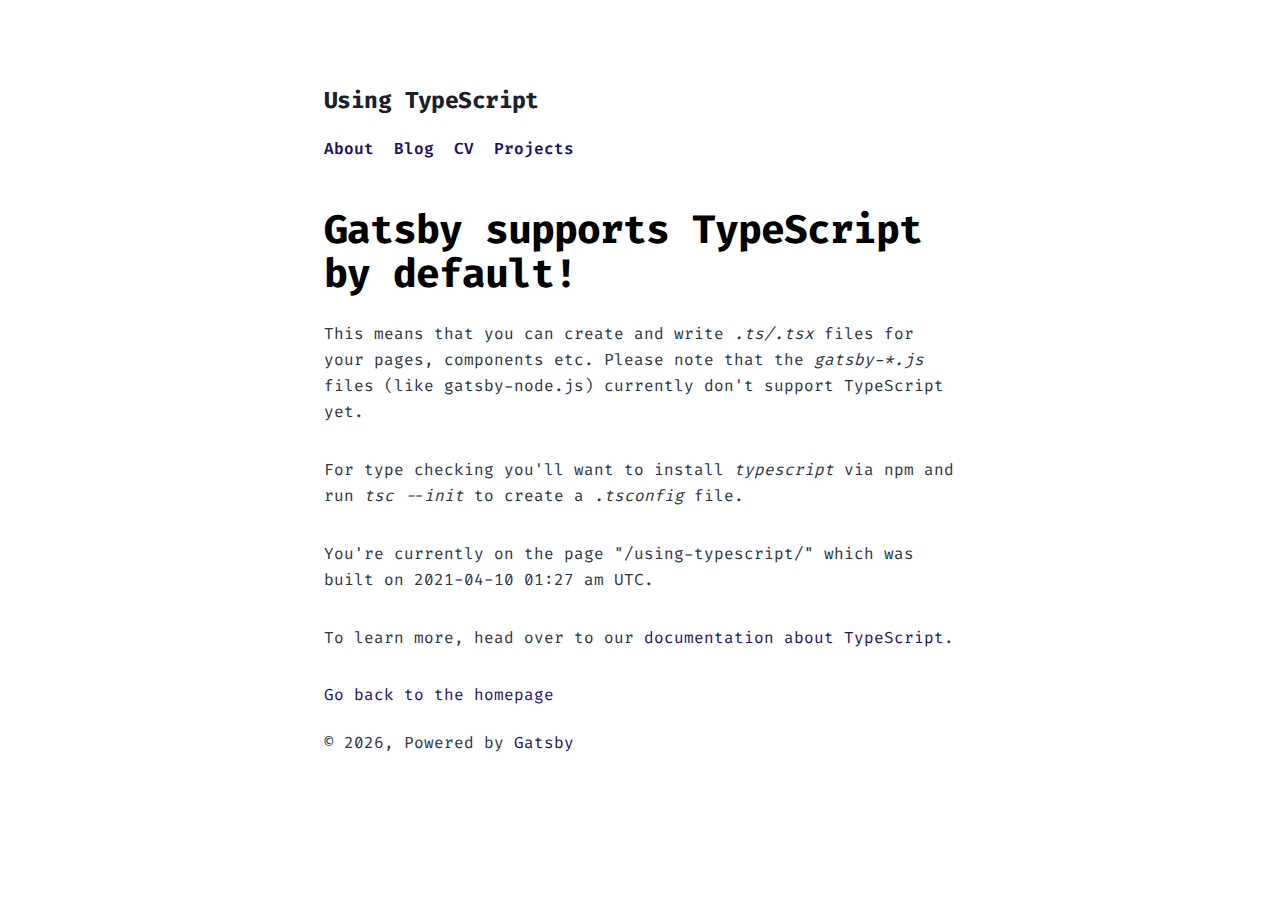
<file: using-typescript/index.html>
<!DOCTYPE html><html lang="en"><head><meta charSet="utf-8"/><meta http-equiv="x-ua-compatible" content="ie=edge"/><meta name="viewport" content="width=device-width, initial-scale=1, shrink-to-fit=no"/><style data-href="/styles.0b176cc73397bf88dc7b.css">@import url(https://fonts.googleapis.com/css2?family=Fira+Code&display=swap);@font-face{font-family:Montserrat;font-style:normal;font-display:swap;font-weight:100;src:local("Montserrat Thin "),local("Montserrat-Thin"),url(/static/montserrat-latin-100-191cc9f50f3b76b9617cb383f19acb7d.woff2) format("woff2"),url(/static/montserrat-latin-100-370318464551d5f25b0f0a78f374faac.woff) format("woff")}@font-face{font-family:Montserrat;font-style:italic;font-display:swap;font-weight:100;src:local("Montserrat Thin italic"),local("Montserrat-Thinitalic"),url(/static/montserrat-latin-100italic-bdeaeb79db315697bd173a55b097dc18.woff2) format("woff2"),url(/static/montserrat-latin-100italic-ecf7d49386e8f265878e735db34a7c4b.woff) format("woff")}@font-face{font-family:Montserrat;font-style:normal;font-display:swap;font-weight:200;src:local("Montserrat Extra Light "),local("Montserrat-Extra Light"),url(/static/montserrat-latin-200-85d5ef9db7f2dc6979172a4a3b2c57cb.woff2) format("woff2"),url(/static/montserrat-latin-200-1fc98e126a3d152549240e6244d7e669.woff) format("woff")}@font-face{font-family:Montserrat;font-style:italic;font-display:swap;font-weight:200;src:local("Montserrat Extra Light italic"),local("Montserrat-Extra Lightitalic"),url(/static/montserrat-latin-200italic-49095760a498d024fe1a85a078850df9.woff2) format("woff2"),url(/static/montserrat-latin-200italic-fe46cf8b9462c820457d3bf537e4057f.woff) format("woff")}@font-face{font-family:Montserrat;font-style:normal;font-display:swap;font-weight:300;src:local("Montserrat Light "),local("Montserrat-Light"),url(/static/montserrat-latin-300-7c3daf12b706645b5d3710f863a4da04.woff2) format("woff2"),url(/static/montserrat-latin-300-8dc95fab9cf98d02ca8d76e97d3dff60.woff) format("woff")}@font-face{font-family:Montserrat;font-style:italic;font-display:swap;font-weight:300;src:local("Montserrat Light italic"),local("Montserrat-Lightitalic"),url(/static/montserrat-latin-300italic-f20b178ca2024a5eac8e42e6649db86c.woff2) format("woff2"),url(/static/montserrat-latin-300italic-3fe16939288856e8e828fa2661bf2354.woff) format("woff")}@font-face{font-family:Montserrat;font-style:normal;font-display:swap;font-weight:400;src:local("Montserrat Regular "),local("Montserrat-Regular"),url(/static/montserrat-latin-400-bc3aa95dca08f5fee5291e34959c27bc.woff2) format("woff2"),url(/static/montserrat-latin-400-8102c4838f9e3d08dad644290a9cb701.woff) format("woff")}@font-face{font-family:Montserrat;font-style:italic;font-display:swap;font-weight:400;src:local("Montserrat Regular italic"),local("Montserrat-Regularitalic"),url(/static/montserrat-latin-400italic-5cad650422a7184467af5a4d17b264c4.woff2) format("woff2"),url(/static/montserrat-latin-400italic-d191f22af3bb50902b99ac577f81a322.woff) format("woff")}@font-face{font-family:Montserrat;font-style:normal;font-display:swap;font-weight:500;src:local("Montserrat Medium "),local("Montserrat-Medium"),url(/static/montserrat-latin-500-92d16e458625f4d2c8940f6bdca0ff09.woff2) format("woff2"),url(/static/montserrat-latin-500-8b763220218ffc11c57c84ddb80e7b26.woff) format("woff")}@font-face{font-family:Montserrat;font-style:italic;font-display:swap;font-weight:500;src:local("Montserrat Medium italic"),local("Montserrat-Mediumitalic"),url(/static/montserrat-latin-500italic-47bfcca6b69d6a9acca7a8bff17193e2.woff2) format("woff2"),url(/static/montserrat-latin-500italic-72c01f753c3940c0b9cb6bf2389caddf.woff) format("woff")}@font-face{font-family:Montserrat;font-style:normal;font-display:swap;font-weight:600;src:local("Montserrat SemiBold "),local("Montserrat-SemiBold"),url(/static/montserrat-latin-600-6fb1b5623e528e27c18658fecf5ee0ee.woff2) format("woff2"),url(/static/montserrat-latin-600-7c839d15a6f54e7025ba8c0c4b333e8f.woff) format("woff")}@font-face{font-family:Montserrat;font-style:italic;font-display:swap;font-weight:600;src:local("Montserrat SemiBold italic"),local("Montserrat-SemiBolditalic"),url(/static/montserrat-latin-600italic-60789af1c9338ed1a9546722ec54b4f7.woff2) format("woff2"),url(/static/montserrat-latin-600italic-f3d4de8d0afb19e777c79032ce828e3d.woff) format("woff")}@font-face{font-family:Montserrat;font-style:normal;font-display:swap;font-weight:700;src:local("Montserrat Bold "),local("Montserrat-Bold"),url(/static/montserrat-latin-700-39d93cf678c740f9f6b2b1cfde34bee3.woff2) format("woff2"),url(/static/montserrat-latin-700-80f10bd382f0df1cd650fec59f3c9394.woff) format("woff")}@font-face{font-family:Montserrat;font-style:italic;font-display:swap;font-weight:700;src:local("Montserrat Bold italic"),local("Montserrat-Bolditalic"),url(/static/montserrat-latin-700italic-ba136d97b14e82284dd595e257f11c47.woff2) format("woff2"),url(/static/montserrat-latin-700italic-8c98142b425630821139c24bd1698700.woff) format("woff")}@font-face{font-family:Montserrat;font-style:normal;font-display:swap;font-weight:800;src:local("Montserrat ExtraBold "),local("Montserrat-ExtraBold"),url(/static/montserrat-latin-800-b7018be9ed6cd94da8b6675b3a468c3b.woff2) format("woff2"),url(/static/montserrat-latin-800-9a9befcf50d64f9d2d19d8b1d1984add.woff) format("woff")}@font-face{font-family:Montserrat;font-style:italic;font-display:swap;font-weight:800;src:local("Montserrat ExtraBold italic"),local("Montserrat-ExtraBolditalic"),url(/static/montserrat-latin-800italic-540ffdd223d1a9ad3d4e678e1a23372e.woff2) format("woff2"),url(/static/montserrat-latin-800italic-897086f99f4e1f45e6b1e9368527d0bc.woff) format("woff")}@font-face{font-family:Montserrat;font-style:normal;font-display:swap;font-weight:900;src:local("Montserrat Black "),local("Montserrat-Black"),url(/static/montserrat-latin-900-58cd789700850375b834e8b6776002eb.woff2) format("woff2"),url(/static/montserrat-latin-900-26d42c9428780e545a540bbb50c84bce.woff) format("woff")}@font-face{font-family:Montserrat;font-style:italic;font-display:swap;font-weight:900;src:local("Montserrat Black italic"),local("Montserrat-Blackitalic"),url(/static/montserrat-latin-900italic-451157bc8861fe54f523b3669a3def71.woff2) format("woff2"),url(/static/montserrat-latin-900italic-a8ec4957e1c24f5793305763ad9845b3.woff) format("woff")}@font-face{font-family:Merriweather;font-style:normal;font-display:swap;font-weight:300;src:local("Merriweather Light "),local("Merriweather-Light"),url(/static/merriweather-latin-300-b1158cfcd4aacb9d8fb61625e37af46a.woff2) format("woff2"),url(/static/merriweather-latin-300-cc7de05e166e90320d7d896e0f72a19d.woff) format("woff")}@font-face{font-family:Merriweather;font-style:italic;font-display:swap;font-weight:300;src:local("Merriweather Light italic"),local("Merriweather-Lightitalic"),url(/static/merriweather-latin-300italic-8fe52a48089d6ebe46db0b8e7cc66263.woff2) format("woff2"),url(/static/merriweather-latin-300italic-e1331f5397c2a673f9d3765138debdb5.woff) format("woff")}@font-face{font-family:Merriweather;font-style:normal;font-display:swap;font-weight:400;src:local("Merriweather Regular "),local("Merriweather-Regular"),url(/static/merriweather-latin-400-8276fdb72ae8f4714d4e6eba704cc39f.woff2) format("woff2"),url(/static/merriweather-latin-400-69f09800f4f6479d06e44eba837df872.woff) format("woff")}@font-face{font-family:Merriweather;font-style:italic;font-display:swap;font-weight:400;src:local("Merriweather Regular italic"),local("Merriweather-Regularitalic"),url(/static/merriweather-latin-400italic-3a9be9ea9f7aa4af6de7307df21d9fc0.woff2) format("woff2"),url(/static/merriweather-latin-400italic-d76079ed7541a433a54f79316de086e9.woff) format("woff")}@font-face{font-family:Merriweather;font-style:normal;font-display:swap;font-weight:700;src:local("Merriweather Bold "),local("Merriweather-Bold"),url(/static/merriweather-latin-700-fa534be7ffa380e39a7f6e03bf9a5e03.woff2) format("woff2"),url(/static/merriweather-latin-700-ba56ea84b8084b7ff9677f50d3cd81bd.woff) format("woff")}@font-face{font-family:Merriweather;font-style:italic;font-display:swap;font-weight:700;src:local("Merriweather Bold italic"),local("Merriweather-Bolditalic"),url(/static/merriweather-latin-700italic-1ef5edaaa20ae53ea50399884c5e48c6.woff2) format("woff2"),url(/static/merriweather-latin-700italic-534bc9e7ce93c73d73426e46acd78092.woff) format("woff")}@font-face{font-family:Merriweather;font-style:normal;font-display:swap;font-weight:900;src:local("Merriweather Black "),local("Merriweather-Black"),url(/static/merriweather-latin-900-7528fb70e8a4a82c7305e72ff43ac25f.woff2) format("woff2"),url(/static/merriweather-latin-900-3799b6e2f5ed3fcccf9d7a708d7419fa.woff) format("woff")}@font-face{font-family:Merriweather;font-style:italic;font-display:swap;font-weight:900;src:local("Merriweather Black italic"),local("Merriweather-Blackitalic"),url(/static/merriweather-latin-900italic-e1b4d2aaa78e12ad84aaf8a56321e4c2.woff2) format("woff2"),url(/static/merriweather-latin-900italic-2ae22f731b3424e8dbb4b37f7ca6e708.woff) format("woff")}


/*! normalize.css v8.0.1 | MIT License | github.com/necolas/normalize.css */html{line-height:1.15;-webkit-text-size-adjust:100%}body{margin:0}main{display:block}h1{font-size:2em;margin:.67em 0}hr{box-sizing:content-box;height:0;overflow:visible}pre{font-family:monospace,monospace;font-size:1em}a{background-color:transparent}abbr[title]{border-bottom:none;text-decoration:underline;-webkit-text-decoration:underline dotted;text-decoration:underline dotted}b,strong{font-weight:bolder}code,kbd,samp{font-family:monospace,monospace;font-size:1em}small{font-size:80%}sub,sup{font-size:75%;line-height:0;position:relative;vertical-align:baseline}sub{bottom:-.25em}sup{top:-.5em}img{border-style:none}button,input,optgroup,select,textarea{font-family:inherit;font-size:100%;line-height:1.15;margin:0}button,input{overflow:visible}button,select{text-transform:none}[type=button],[type=reset],[type=submit],button{-webkit-appearance:button}[type=button]::-moz-focus-inner,[type=reset]::-moz-focus-inner,[type=submit]::-moz-focus-inner,button::-moz-focus-inner{border-style:none;padding:0}[type=button]:-moz-focusring,[type=reset]:-moz-focusring,[type=submit]:-moz-focusring,button:-moz-focusring{outline:1px dotted ButtonText}fieldset{padding:.35em .75em .625em}legend{box-sizing:border-box;color:inherit;display:table;max-width:100%;padding:0;white-space:normal}progress{vertical-align:baseline}textarea{overflow:auto}[type=checkbox],[type=radio]{box-sizing:border-box;padding:0}[type=number]::-webkit-inner-spin-button,[type=number]::-webkit-outer-spin-button{height:auto}[type=search]{-webkit-appearance:textfield;outline-offset:-2px}[type=search]::-webkit-search-decoration{-webkit-appearance:none}::-webkit-file-upload-button{-webkit-appearance:button;font:inherit}details{display:block}summary{display:list-item}[hidden]{display:none}:root{--maxWidth-none:"none";--maxWidth-xs:20rem;--maxWidth-sm:24rem;--maxWidth-md:28rem;--maxWidth-lg:32rem;--maxWidth-xl:36rem;--maxWidth-2xl:42rem;--maxWidth-3xl:48rem;--maxWidth-4xl:56rem;--maxWidth-full:"100%";--maxWidth-wrapper:var(--maxWidth-2xl);--spacing-px:"1px";--spacing-0:0;--spacing-1:0.25rem;--spacing-2:0.5rem;--spacing-3:0.75rem;--spacing-4:1rem;--spacing-5:1.25rem;--spacing-6:1.5rem;--spacing-8:2rem;--spacing-10:2.5rem;--spacing-12:3rem;--spacing-16:4rem;--spacing-20:5rem;--spacing-24:6rem;--spacing-32:8rem;--fontFamily:"Fira Code",monospace,"Apple Color Emoji","Segoe UI Emoji","Segoe UI Symbol","Noto Color Emoji";--font-body:var(--fontFamily);--font-heading:var(--fontFamily);--fontWeight-normal:400;--fontWeight-medium:500;--fontWeight-semibold:600;--fontWeight-bold:700;--fontWeight-extrabold:800;--fontWeight-black:900;--fontSize-root:16px;--lineHeight-none:1;--lineHeight-tight:1.1;--lineHeight-normal:1.5;--lineHeight-relaxed:1.625;--fontSize-0:0.833rem;--fontSize-1:1rem;--fontSize-2:1.2rem;--fontSize-3:1.44rem;--fontSize-4:1.728rem;--fontSize-5:2.074rem;--fontSize-6:2.488rem;--fontSize-7:2.986rem;--color-primary:#1f106c;--color-primary-light:#f9f8ff;--color-text:#2e353f;--color-text-light:#4f5969;--color-heading:#1a202c;--color-heading-black:#000;--color-accent:#d1dce5;--color-warning:#fffaec;--color-warning-dark:#d4ad5a;--color-link:rgba(255,217,161,0.4823529411764706);--color-bookish-tag:#fae2d3;--color-bookish-tag-text:#e76337;--color-project-tag:#e1e9fd;--color-project-tag-text:#4495c6;--color-compilers-tag:#dbd9e6;--color-compilers-tag-text:#32373e;--color-hardware-tag:#dffdd5;--color-hardware-tag-text:#53b671;--color-computer-vision-tag:#fbecef;--color-computer-vision-tag-text:#c53451;--color-default-tag:#eaeaea;--color-default-tag-text:#555;--borderRadius:10px}*,:after,:before{box-sizing:border-box}html{line-height:var(--lineHeight-normal);font-size:var(--fontSize-root);-webkit-font-smoothing:antialiased;-moz-osx-font-smoothing:grayscale}body{font-family:var(--font-body);font-size:var(--fontSize-1);color:var(--color-text)}footer{padding:var(--spacing-6) var(--spacing-0)}hr{background:var(--color-accent);height:1px;border:0;margin-bottom:var(--spacing-8)}h1,h2,h3,h4,h5,h6{font-family:var(--font-heading);margin-top:var(--spacing-12);margin-bottom:var(--spacing-6);line-height:var(--lineHeight-tight);letter-spacing:-.025em}h2,h3,h4,h5,h6{font-weight:var(--fontWeight-bold);color:var(--color-heading)}h1{font-weight:var(--fontWeight-black);font-size:var(--fontSize-6);color:var(--color-heading-black)}h2{font-size:var(--fontSize-5)}h3{font-size:var(--fontSize-4)}h4{font-size:var(--fontSize-3)}h5{font-size:var(--fontSize-2)}h6{font-size:var(--fontSize-1)}h1>a,h2>a,h3>a,h4>a,h5>a,h6>a{color:inherit;text-decoration:none}p{line-height:var(--lineHeight-relaxed);--baseline-multiplier:0.179;--x-height-multiplier:0.35;margin:var(--spacing-0) var(--spacing-0) var(--spacing-8) var(--spacing-0)}ol,p,ul{padding:var(--spacing-0)}ol,ul{margin-left:var(--spacing-0);margin-right:var(--spacing-0);margin-bottom:var(--spacing-8);list-style-position:outside;list-style-image:none}ol li,ul li{padding-left:var(--spacing-0)}li>p,ol li,ul li{margin-bottom:calc(var(--spacing-8)/2)}li :last-child{margin-bottom:var(--spacing-0)}li>ul{margin-left:var(--spacing-8);margin-top:calc(var(--spacing-8)/2)}blockquote{color:var(--color-text-light);margin-left:calc(var(--spacing-6)*-1);margin-right:var(--spacing-8);padding:var(--spacing-0) var(--spacing-0) var(--spacing-0) var(--spacing-6);border-left:var(--spacing-1) solid var(--color-primary);font-size:var(--fontSize-2);font-style:italic;margin-bottom:var(--spacing-8)}blockquote>:last-child{margin-bottom:var(--spacing-0)}blockquote>ol,blockquote>ul{list-style-position:inside}table{width:100%;margin-bottom:var(--spacing-8);border-collapse:collapse;border-spacing:.25rem}table thead tr th{border-bottom:1px solid var(--color-accent)}a{color:var(--color-primary)}a,a:focus,a:hover{text-decoration:none}.global-wrapper{margin:var(--spacing-0) auto;max-width:var(--maxWidth-wrapper);padding:var(--spacing-10) var(--spacing-5)}.global-wrapper[data-is-root-path=true] .bio{margin-bottom:var(--spacing-20)}.global-header{margin-bottom:var(--spacing-12)}.global-header>a{margin-right:20px;font-weight:var(--fontWeight-semibold)}.main-heading{font-size:var(--fontSize-7);margin:0}.post-list-item{margin-bottom:var(--spacing-8);margin-top:var(--spacing-16)}.post-list-item p{margin-bottom:var(--spacing-0)}.post-list-item h4{color:var(--color-primary);margin-bottom:var(--spacing-2);margin-top:var(--spacing-0)}.post-list-item header{margin-bottom:var(--spacing-4)}.header-link-home{font-weight:var(--fontWeight-bold);font-family:var(--font-heading);text-decoration:none;font-size:var(--fontSize-2)}.tags{margin-top:var(--spacing-2)}.tag{padding:var(--spacing-1) var(--spacing-2);margin-right:var(--spacing-2);border-radius:var(--borderRadius);text-transform:uppercase;opacity:1;background:var(--color-default-tag);color:var(--color-default-tag-text);outline:none}.tag-inactive{opacity:.5}.tag-clickable{cursor:pointer}.tag-bookish{background:var(--color-bookish-tag);color:var(--color-bookish-tag-text)}.tag-project{background:var(--color-project-tag);color:var(--color-project-tag-text)}.tag-compilers{background:var(--color-compilers-tag);color:var(--color-compilers-tag-text)}.tag-hardware{background:var(--color-hardware-tag);color:var(--color-hardware-tag-text)}.tag-computer-vision{background:var(--color-computer-vision-tag);color:var(--color-computer-vision-tag-text)}.bio{display:flex;margin-bottom:var(--spacing-16);padding:var(--spacing-5);border:1px solid var(--color-accent);border-radius:var(--borderRadius)}.bio-avatar,.bio p{margin-bottom:var(--spacing-0)}.bio-avatar{margin-right:var(--spacing-4);min-width:50px;border-radius:100%}.bio-social-link{padding:var(--spacing-0) var(--spacing-2)}.blog-post header{margin-bottom:var(--spacing-8)}.blog-post header h1{margin:var(--spacing-0) var(--spacing-0) var(--spacing-4) var(--spacing-0)}.blog-post header p{font-size:var(--fontSize-2);font-family:var(--font-heading)}.blog-post-nav ul{margin:var(--spacing-0)}.blog-post-body a{color:var(--color-primary);font-weight:var(--fontWeight-semibold);text-decoration:none;transition:all .1s ease-in-out;box-shadow:inset 0 -.07em 0 var(--color-link)}.blog-post-body a:focus,.blog-post-body a:hover{text-decoration:none;box-shadow:inset 0 -.85em 0 var(--color-link)}.updated-on{font-size:var(--fontSize-0);color:var(--color-text-light)}.bookish-header{background-color:var(--color-warning);padding:var(--spacing-4);border:1px solid var(--color-warning-dark);border-radius:var(--borderRadius)}.inline-image{width:270px;float:left;margin-right:var(--spacing-4)}.before-after{display:flex}.before-after *{width:100%}@media (max-width:42rem){blockquote{padding:var(--spacing-0) var(--spacing-0) var(--spacing-0) var(--spacing-4);margin-left:var(--spacing-0)}ol,ul{list-style-position:inside}}code[class*=language-],pre[class*=language-]{color:#000;background:none;text-shadow:0 1px #fff;font-family:Consolas,Monaco,Andale Mono,Ubuntu Mono,monospace;font-size:1em;text-align:left;white-space:pre;word-spacing:normal;word-break:normal;word-wrap:normal;line-height:1.5;-moz-tab-size:4;-o-tab-size:4;tab-size:4;-webkit-hyphens:none;-ms-hyphens:none;hyphens:none}code[class*=language-]::selection,code[class*=language-] ::selection,pre[class*=language-]::selection,pre[class*=language-] ::selection{text-shadow:none;background:#b3d4fc}@media print{code[class*=language-],pre[class*=language-]{text-shadow:none}}pre[class*=language-]{padding:1em;margin:.5em 0;overflow:auto}:not(pre)>code[class*=language-],pre[class*=language-]{background:#f5f2f0}:not(pre)>code[class*=language-]{padding:.1em;border-radius:.3em;white-space:normal}.token.cdata,.token.comment,.token.doctype,.token.prolog{color:#708090}.token.punctuation{color:#999}.token.namespace{opacity:.7}.token.boolean,.token.constant,.token.deleted,.token.number,.token.property,.token.symbol,.token.tag{color:#905}.token.attr-name,.token.builtin,.token.char,.token.inserted,.token.selector,.token.string{color:#690}.language-css .token.string,.style .token.string,.token.entity,.token.operator,.token.url{color:#9a6e3a;background:hsla(0,0%,100%,.5)}.token.atrule,.token.attr-value,.token.keyword{color:#07a}.token.class-name,.token.function{color:#dd4a68}.token.important,.token.regex,.token.variable{color:#e90}.token.bold,.token.important{font-weight:700}.token.italic{font-style:italic}.token.entity{cursor:help}@font-face{font-family:KaTeX_AMS;src:url(/static/KaTeX_AMS-Regular-e78e28b4834954df047e4925e9dbf354.woff2) format("woff2"),url(/static/KaTeX_AMS-Regular-7f06b4e30317f784d61d26686aed0ab2.woff) format("woff"),url(/static/KaTeX_AMS-Regular-aaf4eee9fba9907d61c3935e0b6a54ae.ttf) format("truetype");font-weight:400;font-style:normal}@font-face{font-family:KaTeX_Caligraphic;src:url(/static/KaTeX_Caligraphic-Bold-4ec58befa687e9752c3c91cd9bcf1bcb.woff2) format("woff2"),url(/static/KaTeX_Caligraphic-Bold-1e802ca9dedc4ed4e3c6f645e4316128.woff) format("woff"),url(/static/KaTeX_Caligraphic-Bold-021dd4dc61ee5f5cdf315f43b48c094b.ttf) format("truetype");font-weight:700;font-style:normal}@font-face{font-family:KaTeX_Caligraphic;src:url(/static/KaTeX_Caligraphic-Regular-7edb53b6693d75b8a2232481eea1a52c.woff2) format("woff2"),url(/static/KaTeX_Caligraphic-Regular-d3b46c3a530116933081d9d74e3e9fe8.woff) format("woff"),url(/static/KaTeX_Caligraphic-Regular-d49f2d55ce4f40f982d8ba63d746fbf9.ttf) format("truetype");font-weight:400;font-style:normal}@font-face{font-family:KaTeX_Fraktur;src:url(/static/KaTeX_Fraktur-Bold-d5b59ec9764e10f4a82369ae29f3ac58.woff2) format("woff2"),url(/static/KaTeX_Fraktur-Bold-c4c8cab7d5be97b2bb283e531c077355.woff) format("woff"),url(/static/KaTeX_Fraktur-Bold-a31e7cba7b7221ebf1a2ae545fb306b2.ttf) format("truetype");font-weight:700;font-style:normal}@font-face{font-family:KaTeX_Fraktur;src:url(/static/KaTeX_Fraktur-Regular-32a5339eb809f381a7357ba56f82aab3.woff2) format("woff2"),url(/static/KaTeX_Fraktur-Regular-b7d9c46bff5d51da6209e355cc4a235d.woff) format("woff"),url(/static/KaTeX_Fraktur-Regular-a48dad4f58c82e38a10da0ceebb86370.ttf) format("truetype");font-weight:400;font-style:normal}@font-face{font-family:KaTeX_Main;src:url(/static/KaTeX_Main-Bold-8e1e01c4b1207c0a383d9a2b4f86e637.woff2) format("woff2"),url(/static/KaTeX_Main-Bold-22086eb5d97009c3e99bcc1d16ce6865.woff) format("woff"),url(/static/KaTeX_Main-Bold-9ceff51b3cb7ce6eb4e8efa8163a1472.ttf) format("truetype");font-weight:700;font-style:normal}@font-face{font-family:KaTeX_Main;src:url(/static/KaTeX_Main-BoldItalic-284a17fe5baf72ff8217d4c7e70c0f82.woff2) format("woff2"),url(/static/KaTeX_Main-BoldItalic-4c57dbc44bfff1fdf08a59cf556fdab3.woff) format("woff"),url(/static/KaTeX_Main-BoldItalic-e8b44b990516dab7937bf240fde8b46a.ttf) format("truetype");font-weight:700;font-style:italic}@font-face{font-family:KaTeX_Main;src:url(/static/KaTeX_Main-Italic-e533d5a2506cf053cd671b335ec04dde.woff2) format("woff2"),url(/static/KaTeX_Main-Italic-99be0e10c38cd42466e6fe1665ef9536.woff) format("woff"),url(/static/KaTeX_Main-Italic-29c86397e75cdcb3135af8295f1c2e28.ttf) format("truetype");font-weight:400;font-style:italic}@font-face{font-family:KaTeX_Main;src:url(/static/KaTeX_Main-Regular-5c734d78610fa35282f3379f866707f2.woff2) format("woff2"),url(/static/KaTeX_Main-Regular-b741441f6d71014d0453ca3ebc884dd4.woff) format("woff"),url(/static/KaTeX_Main-Regular-5c94aef490324b0925dbe5f643e8fd04.ttf) format("truetype");font-weight:400;font-style:normal}@font-face{font-family:KaTeX_Math;src:url(/static/KaTeX_Math-BoldItalic-d747bd1e7a6a43864285edd73dcde253.woff2) format("woff2"),url(/static/KaTeX_Math-BoldItalic-b13731ef4e2bfc3d8d859271e39550fc.woff) format("woff"),url(/static/KaTeX_Math-BoldItalic-9a2834a9ff8ab411153571e0e55ac693.ttf) format("truetype");font-weight:700;font-style:italic}@font-face{font-family:KaTeX_Math;src:url(/static/KaTeX_Math-Italic-4ad08b826b8065e1eab85324d726538c.woff2) format("woff2"),url(/static/KaTeX_Math-Italic-f0303906c2a67ac63bf1e8ccd638a89e.woff) format("woff"),url(/static/KaTeX_Math-Italic-291e76b8871b84560701bd29f9d1dcc7.ttf) format("truetype");font-weight:400;font-style:italic}@font-face{font-family:"KaTeX_SansSerif";src:url(/static/KaTeX_SansSerif-Bold-6e0830bee40435e72165345e0682fbfc.woff2) format("woff2"),url(/static/KaTeX_SansSerif-Bold-3fb419559955e3ce75619f1a5e8c6c84.woff) format("woff"),url(/static/KaTeX_SansSerif-Bold-7dc027cba9f7b11ec92af4a311372a85.ttf) format("truetype");font-weight:700;font-style:normal}@font-face{font-family:"KaTeX_SansSerif";src:url(/static/KaTeX_SansSerif-Italic-fba01c9c6fb2866a0f95bcacb2c187a5.woff2) format("woff2"),url(/static/KaTeX_SansSerif-Italic-727a9b0d97d72d2fc0228fe4e07fb4d8.woff) format("woff"),url(/static/KaTeX_SansSerif-Italic-4059868e460d2d2e6be18e180d20c43d.ttf) format("truetype");font-weight:400;font-style:italic}@font-face{font-family:"KaTeX_SansSerif";src:url(/static/KaTeX_SansSerif-Regular-d929cd671b19f0cfea55b6200fb47461.woff2) format("woff2"),url(/static/KaTeX_SansSerif-Regular-2555754a67062cac3a0913b715ab982f.woff) format("woff"),url(/static/KaTeX_SansSerif-Regular-5c58d168c0b66d2c32234a6718e74dfb.ttf) format("truetype");font-weight:400;font-style:normal}@font-face{font-family:KaTeX_Script;src:url(/static/KaTeX_Script-Regular-755e2491f13b5269f0afd5a56f7aa692.woff2) format("woff2"),url(/static/KaTeX_Script-Regular-d524c9a5b62a17f98f4a97af37fea735.woff) format("woff"),url(/static/KaTeX_Script-Regular-d12ea9efb375f9dc331f562e69892638.ttf) format("truetype");font-weight:400;font-style:normal}@font-face{font-family:KaTeX_Size1;src:url([data-uri]) format("woff2"),url([data-uri]) format("woff"),url(/static/KaTeX_Size1-Regular-7342d45b052c3a2abc21049959fbab7f.ttf) format("truetype");font-weight:400;font-style:normal}@font-face{font-family:KaTeX_Size2;src:url([data-uri]) format("woff2"),url([data-uri]) format("woff"),url(/static/KaTeX_Size2-Regular-eb130dcc661de766c999c60ba1525a88.ttf) format("truetype");font-weight:400;font-style:normal}@font-face{font-family:KaTeX_Size3;src:url([data-uri]) format("woff2"),url([data-uri]) format("woff"),url([data-uri]) format("truetype");font-weight:400;font-style:normal}@font-face{font-family:KaTeX_Size4;src:url([data-uri]) format("woff2"),url([data-uri]) format("woff"),url(/static/KaTeX_Size4-Regular-ad7672524b64b730dfd176140a8945cb.ttf) format("truetype");font-weight:400;font-style:normal}@font-face{font-family:KaTeX_Typewriter;src:url(/static/KaTeX_Typewriter-Regular-6cc31ea5c223c88705a13727a71417fa.woff2) format("woff2"),url(/static/KaTeX_Typewriter-Regular-3fe216d2a5f736c560cde71984554b64.woff) format("woff"),url(/static/KaTeX_Typewriter-Regular-257023560753aeb0b89b7e434d3da17f.ttf) format("truetype");font-weight:400;font-style:normal}.katex{font:normal 1.21em KaTeX_Main,Times New Roman,serif;line-height:1.2;text-indent:0;text-rendering:auto}.katex *{-ms-high-contrast-adjust:none!important}.katex .katex-version:after{content:"0.10.2"}.katex .katex-mathml{position:absolute;clip:rect(1px,1px,1px,1px);padding:0;border:0;height:1px;width:1px;overflow:hidden}.katex .katex-html>.newline{display:block}.katex .base{position:relative;white-space:nowrap;width:-webkit-min-content;width:min-content}.katex .base,.katex .strut{display:inline-block}.katex .textbf{font-weight:700}.katex .textit{font-style:italic}.katex .textrm{font-family:KaTeX_Main}.katex .textsf{font-family:KaTeX_SansSerif}.katex .texttt{font-family:KaTeX_Typewriter}.katex .mathdefault{font-family:KaTeX_Math;font-style:italic}.katex .mathit{font-family:KaTeX_Main;font-style:italic}.katex .mathrm{font-style:normal}.katex .mathbf{font-family:KaTeX_Main;font-weight:700}.katex .boldsymbol{font-family:KaTeX_Math;font-weight:700;font-style:italic}.katex .amsrm,.katex .mathbb,.katex .textbb{font-family:KaTeX_AMS}.katex .mathcal{font-family:KaTeX_Caligraphic}.katex .mathfrak,.katex .textfrak{font-family:KaTeX_Fraktur}.katex .mathtt{font-family:KaTeX_Typewriter}.katex .mathscr,.katex .textscr{font-family:KaTeX_Script}.katex .mathsf,.katex .textsf{font-family:KaTeX_SansSerif}.katex .mathboldsf,.katex .textboldsf{font-family:KaTeX_SansSerif;font-weight:700}.katex .mathitsf,.katex .textitsf{font-family:KaTeX_SansSerif;font-style:italic}.katex .mainrm{font-family:KaTeX_Main;font-style:normal}.katex .vlist-t{display:inline-table;table-layout:fixed}.katex .vlist-r{display:table-row}.katex .vlist{display:table-cell;vertical-align:bottom;position:relative}.katex .vlist>span{display:block;height:0;position:relative}.katex .vlist>span>span{display:inline-block}.katex .vlist>span>.pstrut{overflow:hidden;width:0}.katex .vlist-t2{margin-right:-2px}.katex .vlist-s{display:table-cell;vertical-align:bottom;font-size:1px;width:2px;min-width:2px}.katex .msupsub{text-align:left}.katex .mfrac>span>span{text-align:center}.katex .mfrac .frac-line{display:inline-block;width:100%;border-bottom-style:solid}.katex .hdashline,.katex .hline,.katex .mfrac .frac-line,.katex .overline .overline-line,.katex .rule,.katex .underline .underline-line{min-height:1px}.katex .mspace{display:inline-block}.katex .clap,.katex .llap,.katex .rlap{width:0;position:relative}.katex .clap>.inner,.katex .llap>.inner,.katex .rlap>.inner{position:absolute}.katex .clap>.fix,.katex .llap>.fix,.katex .rlap>.fix{display:inline-block}.katex .llap>.inner{right:0}.katex .clap>.inner,.katex .rlap>.inner{left:0}.katex .clap>.inner>span{margin-left:-50%;margin-right:50%}.katex .rule{display:inline-block;border:0 solid;position:relative}.katex .hline,.katex .overline .overline-line,.katex .underline .underline-line{display:inline-block;width:100%;border-bottom-style:solid}.katex .hdashline{display:inline-block;width:100%;border-bottom-style:dashed}.katex .sqrt>.root{margin-left:.27777778em;margin-right:-.55555556em}.katex .fontsize-ensurer,.katex .sizing{display:inline-block}.katex .fontsize-ensurer.reset-size1.size1,.katex .sizing.reset-size1.size1{font-size:1em}.katex .fontsize-ensurer.reset-size1.size2,.katex .sizing.reset-size1.size2{font-size:1.2em}.katex .fontsize-ensurer.reset-size1.size3,.katex .sizing.reset-size1.size3{font-size:1.4em}.katex .fontsize-ensurer.reset-size1.size4,.katex .sizing.reset-size1.size4{font-size:1.6em}.katex .fontsize-ensurer.reset-size1.size5,.katex .sizing.reset-size1.size5{font-size:1.8em}.katex .fontsize-ensurer.reset-size1.size6,.katex .sizing.reset-size1.size6{font-size:2em}.katex .fontsize-ensurer.reset-size1.size7,.katex .sizing.reset-size1.size7{font-size:2.4em}.katex .fontsize-ensurer.reset-size1.size8,.katex .sizing.reset-size1.size8{font-size:2.88em}.katex .fontsize-ensurer.reset-size1.size9,.katex .sizing.reset-size1.size9{font-size:3.456em}.katex .fontsize-ensurer.reset-size1.size10,.katex .sizing.reset-size1.size10{font-size:4.148em}.katex .fontsize-ensurer.reset-size1.size11,.katex .sizing.reset-size1.size11{font-size:4.976em}.katex .fontsize-ensurer.reset-size2.size1,.katex .sizing.reset-size2.size1{font-size:.83333333em}.katex .fontsize-ensurer.reset-size2.size2,.katex .sizing.reset-size2.size2{font-size:1em}.katex .fontsize-ensurer.reset-size2.size3,.katex .sizing.reset-size2.size3{font-size:1.16666667em}.katex .fontsize-ensurer.reset-size2.size4,.katex .sizing.reset-size2.size4{font-size:1.33333333em}.katex .fontsize-ensurer.reset-size2.size5,.katex .sizing.reset-size2.size5{font-size:1.5em}.katex .fontsize-ensurer.reset-size2.size6,.katex .sizing.reset-size2.size6{font-size:1.66666667em}.katex .fontsize-ensurer.reset-size2.size7,.katex .sizing.reset-size2.size7{font-size:2em}.katex .fontsize-ensurer.reset-size2.size8,.katex .sizing.reset-size2.size8{font-size:2.4em}.katex .fontsize-ensurer.reset-size2.size9,.katex .sizing.reset-size2.size9{font-size:2.88em}.katex .fontsize-ensurer.reset-size2.size10,.katex .sizing.reset-size2.size10{font-size:3.45666667em}.katex .fontsize-ensurer.reset-size2.size11,.katex .sizing.reset-size2.size11{font-size:4.14666667em}.katex .fontsize-ensurer.reset-size3.size1,.katex .sizing.reset-size3.size1{font-size:.71428571em}.katex .fontsize-ensurer.reset-size3.size2,.katex .sizing.reset-size3.size2{font-size:.85714286em}.katex .fontsize-ensurer.reset-size3.size3,.katex .sizing.reset-size3.size3{font-size:1em}.katex .fontsize-ensurer.reset-size3.size4,.katex .sizing.reset-size3.size4{font-size:1.14285714em}.katex .fontsize-ensurer.reset-size3.size5,.katex .sizing.reset-size3.size5{font-size:1.28571429em}.katex .fontsize-ensurer.reset-size3.size6,.katex .sizing.reset-size3.size6{font-size:1.42857143em}.katex .fontsize-ensurer.reset-size3.size7,.katex .sizing.reset-size3.size7{font-size:1.71428571em}.katex .fontsize-ensurer.reset-size3.size8,.katex .sizing.reset-size3.size8{font-size:2.05714286em}.katex .fontsize-ensurer.reset-size3.size9,.katex .sizing.reset-size3.size9{font-size:2.46857143em}.katex .fontsize-ensurer.reset-size3.size10,.katex .sizing.reset-size3.size10{font-size:2.96285714em}.katex .fontsize-ensurer.reset-size3.size11,.katex .sizing.reset-size3.size11{font-size:3.55428571em}.katex .fontsize-ensurer.reset-size4.size1,.katex .sizing.reset-size4.size1{font-size:.625em}.katex .fontsize-ensurer.reset-size4.size2,.katex .sizing.reset-size4.size2{font-size:.75em}.katex .fontsize-ensurer.reset-size4.size3,.katex .sizing.reset-size4.size3{font-size:.875em}.katex .fontsize-ensurer.reset-size4.size4,.katex .sizing.reset-size4.size4{font-size:1em}.katex .fontsize-ensurer.reset-size4.size5,.katex .sizing.reset-size4.size5{font-size:1.125em}.katex .fontsize-ensurer.reset-size4.size6,.katex .sizing.reset-size4.size6{font-size:1.25em}.katex .fontsize-ensurer.reset-size4.size7,.katex .sizing.reset-size4.size7{font-size:1.5em}.katex .fontsize-ensurer.reset-size4.size8,.katex .sizing.reset-size4.size8{font-size:1.8em}.katex .fontsize-ensurer.reset-size4.size9,.katex .sizing.reset-size4.size9{font-size:2.16em}.katex .fontsize-ensurer.reset-size4.size10,.katex .sizing.reset-size4.size10{font-size:2.5925em}.katex .fontsize-ensurer.reset-size4.size11,.katex .sizing.reset-size4.size11{font-size:3.11em}.katex .fontsize-ensurer.reset-size5.size1,.katex .sizing.reset-size5.size1{font-size:.55555556em}.katex .fontsize-ensurer.reset-size5.size2,.katex .sizing.reset-size5.size2{font-size:.66666667em}.katex .fontsize-ensurer.reset-size5.size3,.katex .sizing.reset-size5.size3{font-size:.77777778em}.katex .fontsize-ensurer.reset-size5.size4,.katex .sizing.reset-size5.size4{font-size:.88888889em}.katex .fontsize-ensurer.reset-size5.size5,.katex .sizing.reset-size5.size5{font-size:1em}.katex .fontsize-ensurer.reset-size5.size6,.katex .sizing.reset-size5.size6{font-size:1.11111111em}.katex .fontsize-ensurer.reset-size5.size7,.katex .sizing.reset-size5.size7{font-size:1.33333333em}.katex .fontsize-ensurer.reset-size5.size8,.katex .sizing.reset-size5.size8{font-size:1.6em}.katex .fontsize-ensurer.reset-size5.size9,.katex .sizing.reset-size5.size9{font-size:1.92em}.katex .fontsize-ensurer.reset-size5.size10,.katex .sizing.reset-size5.size10{font-size:2.30444444em}.katex .fontsize-ensurer.reset-size5.size11,.katex .sizing.reset-size5.size11{font-size:2.76444444em}.katex .fontsize-ensurer.reset-size6.size1,.katex .sizing.reset-size6.size1{font-size:.5em}.katex .fontsize-ensurer.reset-size6.size2,.katex .sizing.reset-size6.size2{font-size:.6em}.katex .fontsize-ensurer.reset-size6.size3,.katex .sizing.reset-size6.size3{font-size:.7em}.katex .fontsize-ensurer.reset-size6.size4,.katex .sizing.reset-size6.size4{font-size:.8em}.katex .fontsize-ensurer.reset-size6.size5,.katex .sizing.reset-size6.size5{font-size:.9em}.katex .fontsize-ensurer.reset-size6.size6,.katex .sizing.reset-size6.size6{font-size:1em}.katex .fontsize-ensurer.reset-size6.size7,.katex .sizing.reset-size6.size7{font-size:1.2em}.katex .fontsize-ensurer.reset-size6.size8,.katex .sizing.reset-size6.size8{font-size:1.44em}.katex .fontsize-ensurer.reset-size6.size9,.katex .sizing.reset-size6.size9{font-size:1.728em}.katex .fontsize-ensurer.reset-size6.size10,.katex .sizing.reset-size6.size10{font-size:2.074em}.katex .fontsize-ensurer.reset-size6.size11,.katex .sizing.reset-size6.size11{font-size:2.488em}.katex .fontsize-ensurer.reset-size7.size1,.katex .sizing.reset-size7.size1{font-size:.41666667em}.katex .fontsize-ensurer.reset-size7.size2,.katex .sizing.reset-size7.size2{font-size:.5em}.katex .fontsize-ensurer.reset-size7.size3,.katex .sizing.reset-size7.size3{font-size:.58333333em}.katex .fontsize-ensurer.reset-size7.size4,.katex .sizing.reset-size7.size4{font-size:.66666667em}.katex .fontsize-ensurer.reset-size7.size5,.katex .sizing.reset-size7.size5{font-size:.75em}.katex .fontsize-ensurer.reset-size7.size6,.katex .sizing.reset-size7.size6{font-size:.83333333em}.katex .fontsize-ensurer.reset-size7.size7,.katex .sizing.reset-size7.size7{font-size:1em}.katex .fontsize-ensurer.reset-size7.size8,.katex .sizing.reset-size7.size8{font-size:1.2em}.katex .fontsize-ensurer.reset-size7.size9,.katex .sizing.reset-size7.size9{font-size:1.44em}.katex .fontsize-ensurer.reset-size7.size10,.katex .sizing.reset-size7.size10{font-size:1.72833333em}.katex .fontsize-ensurer.reset-size7.size11,.katex .sizing.reset-size7.size11{font-size:2.07333333em}.katex .fontsize-ensurer.reset-size8.size1,.katex .sizing.reset-size8.size1{font-size:.34722222em}.katex .fontsize-ensurer.reset-size8.size2,.katex .sizing.reset-size8.size2{font-size:.41666667em}.katex .fontsize-ensurer.reset-size8.size3,.katex .sizing.reset-size8.size3{font-size:.48611111em}.katex .fontsize-ensurer.reset-size8.size4,.katex .sizing.reset-size8.size4{font-size:.55555556em}.katex .fontsize-ensurer.reset-size8.size5,.katex .sizing.reset-size8.size5{font-size:.625em}.katex .fontsize-ensurer.reset-size8.size6,.katex .sizing.reset-size8.size6{font-size:.69444444em}.katex .fontsize-ensurer.reset-size8.size7,.katex .sizing.reset-size8.size7{font-size:.83333333em}.katex .fontsize-ensurer.reset-size8.size8,.katex .sizing.reset-size8.size8{font-size:1em}.katex .fontsize-ensurer.reset-size8.size9,.katex .sizing.reset-size8.size9{font-size:1.2em}.katex .fontsize-ensurer.reset-size8.size10,.katex .sizing.reset-size8.size10{font-size:1.44027778em}.katex .fontsize-ensurer.reset-size8.size11,.katex .sizing.reset-size8.size11{font-size:1.72777778em}.katex .fontsize-ensurer.reset-size9.size1,.katex .sizing.reset-size9.size1{font-size:.28935185em}.katex .fontsize-ensurer.reset-size9.size2,.katex .sizing.reset-size9.size2{font-size:.34722222em}.katex .fontsize-ensurer.reset-size9.size3,.katex .sizing.reset-size9.size3{font-size:.40509259em}.katex .fontsize-ensurer.reset-size9.size4,.katex .sizing.reset-size9.size4{font-size:.46296296em}.katex .fontsize-ensurer.reset-size9.size5,.katex .sizing.reset-size9.size5{font-size:.52083333em}.katex .fontsize-ensurer.reset-size9.size6,.katex .sizing.reset-size9.size6{font-size:.5787037em}.katex .fontsize-ensurer.reset-size9.size7,.katex .sizing.reset-size9.size7{font-size:.69444444em}.katex .fontsize-ensurer.reset-size9.size8,.katex .sizing.reset-size9.size8{font-size:.83333333em}.katex .fontsize-ensurer.reset-size9.size9,.katex .sizing.reset-size9.size9{font-size:1em}.katex .fontsize-ensurer.reset-size9.size10,.katex .sizing.reset-size9.size10{font-size:1.20023148em}.katex .fontsize-ensurer.reset-size9.size11,.katex .sizing.reset-size9.size11{font-size:1.43981481em}.katex .fontsize-ensurer.reset-size10.size1,.katex .sizing.reset-size10.size1{font-size:.24108004em}.katex .fontsize-ensurer.reset-size10.size2,.katex .sizing.reset-size10.size2{font-size:.28929605em}.katex .fontsize-ensurer.reset-size10.size3,.katex .sizing.reset-size10.size3{font-size:.33751205em}.katex .fontsize-ensurer.reset-size10.size4,.katex .sizing.reset-size10.size4{font-size:.38572806em}.katex .fontsize-ensurer.reset-size10.size5,.katex .sizing.reset-size10.size5{font-size:.43394407em}.katex .fontsize-ensurer.reset-size10.size6,.katex .sizing.reset-size10.size6{font-size:.48216008em}.katex .fontsize-ensurer.reset-size10.size7,.katex .sizing.reset-size10.size7{font-size:.57859209em}.katex .fontsize-ensurer.reset-size10.size8,.katex .sizing.reset-size10.size8{font-size:.69431051em}.katex .fontsize-ensurer.reset-size10.size9,.katex .sizing.reset-size10.size9{font-size:.83317261em}.katex .fontsize-ensurer.reset-size10.size10,.katex .sizing.reset-size10.size10{font-size:1em}.katex .fontsize-ensurer.reset-size10.size11,.katex .sizing.reset-size10.size11{font-size:1.19961427em}.katex .fontsize-ensurer.reset-size11.size1,.katex .sizing.reset-size11.size1{font-size:.20096463em}.katex .fontsize-ensurer.reset-size11.size2,.katex .sizing.reset-size11.size2{font-size:.24115756em}.katex .fontsize-ensurer.reset-size11.size3,.katex .sizing.reset-size11.size3{font-size:.28135048em}.katex .fontsize-ensurer.reset-size11.size4,.katex .sizing.reset-size11.size4{font-size:.32154341em}.katex .fontsize-ensurer.reset-size11.size5,.katex .sizing.reset-size11.size5{font-size:.36173633em}.katex .fontsize-ensurer.reset-size11.size6,.katex .sizing.reset-size11.size6{font-size:.40192926em}.katex .fontsize-ensurer.reset-size11.size7,.katex .sizing.reset-size11.size7{font-size:.48231511em}.katex .fontsize-ensurer.reset-size11.size8,.katex .sizing.reset-size11.size8{font-size:.57877814em}.katex .fontsize-ensurer.reset-size11.size9,.katex .sizing.reset-size11.size9{font-size:.69453376em}.katex .fontsize-ensurer.reset-size11.size10,.katex .sizing.reset-size11.size10{font-size:.83360129em}.katex .fontsize-ensurer.reset-size11.size11,.katex .sizing.reset-size11.size11{font-size:1em}.katex .delimsizing.size1{font-family:KaTeX_Size1}.katex .delimsizing.size2{font-family:KaTeX_Size2}.katex .delimsizing.size3{font-family:KaTeX_Size3}.katex .delimsizing.size4{font-family:KaTeX_Size4}.katex .delimsizing.mult .delim-size1>span{font-family:KaTeX_Size1}.katex .delimsizing.mult .delim-size4>span{font-family:KaTeX_Size4}.katex .nulldelimiter{display:inline-block;width:.12em}.katex .delimcenter,.katex .op-symbol{position:relative}.katex .op-symbol.small-op{font-family:KaTeX_Size1}.katex .op-symbol.large-op{font-family:KaTeX_Size2}.katex .accent>.vlist-t,.katex .op-limits>.vlist-t{text-align:center}.katex .accent .accent-body{position:relative}.katex .accent .accent-body:not(.accent-full){width:0}.katex .overlay{display:block}.katex .mtable .vertical-separator{display:inline-block;margin:0 -.025em;border-right:.05em solid;min-width:1px}.katex .mtable .vs-dashed{border-right:.05em dashed}.katex .mtable .arraycolsep{display:inline-block}.katex .mtable .col-align-c>.vlist-t{text-align:center}.katex .mtable .col-align-l>.vlist-t{text-align:left}.katex .mtable .col-align-r>.vlist-t{text-align:right}.katex .svg-align{text-align:left}.katex svg{display:block;position:absolute;width:100%;height:inherit;fill:currentColor;stroke:currentColor;fill-rule:nonzero;fill-opacity:1;stroke-width:1;stroke-linecap:butt;stroke-linejoin:miter;stroke-miterlimit:4;stroke-dasharray:none;stroke-dashoffset:0;stroke-opacity:1}.katex svg path{stroke:none}.katex img{border-style:none;min-width:0;min-height:0;max-width:none;max-height:none}.katex .stretchy{width:100%;display:block;position:relative;overflow:hidden}.katex .stretchy:after,.katex .stretchy:before{content:""}.katex .hide-tail{width:100%;position:relative;overflow:hidden}.katex .halfarrow-left{position:absolute;left:0;width:50.2%;overflow:hidden}.katex .halfarrow-right{position:absolute;right:0;width:50.2%;overflow:hidden}.katex .brace-left{position:absolute;left:0;width:25.1%;overflow:hidden}.katex .brace-center{position:absolute;left:25%;width:50%;overflow:hidden}.katex .brace-right{position:absolute;right:0;width:25.1%;overflow:hidden}.katex .x-arrow-pad{padding:0 .5em}.katex .mover,.katex .munder,.katex .x-arrow{text-align:center}.katex .boxpad{padding:0 .3em}.katex .fbox,.katex .fcolorbox{box-sizing:border-box;border:.04em solid}.katex .cancel-pad{padding:0 .2em}.katex .cancel-lap{margin-left:-.2em;margin-right:-.2em}.katex .sout{border-bottom-style:solid;border-bottom-width:.08em}.katex-display{display:block;margin:1em 0;text-align:center}.katex-display>.katex{display:block;text-align:center;white-space:nowrap}.katex-display>.katex>.katex-html{display:block;position:relative}.katex-display>.katex>.katex-html>.tag{position:absolute;right:0}.katex-display.leqno>.katex>.katex-html>.tag{left:0;right:auto}.katex-display.fleqn>.katex{text-align:left}</style><meta name="generator" content="Gatsby 2.26.1"/><title data-react-helmet="true">Using TypeScript | Aditya Srinivasan</title><meta data-react-helmet="true" name="description" content="My personal website."/><meta data-react-helmet="true" property="og:title" content="Using TypeScript"/><meta data-react-helmet="true" property="og:description" content="My personal website."/><meta data-react-helmet="true" property="og:type" content="website"/><meta data-react-helmet="true" name="twitter:card" content="summary"/><meta data-react-helmet="true" name="twitter:creator" content="adisrini11"/><meta data-react-helmet="true" name="twitter:title" content="Using TypeScript"/><meta data-react-helmet="true" name="twitter:description" content="My personal website."/><link as="script" rel="preload" href="/webpack-runtime-3e1fa99e09c31e1eabdf.js"/><link as="script" rel="preload" href="/styles-1043fb1b9b9e69356781.js"/><link as="script" rel="preload" href="/framework-5a1b297d9adac74fe592.js"/><link as="script" rel="preload" href="/071290cb-17d4179f4665ff9c2ea6.js"/><link as="script" rel="preload" href="/app-d56d852beb415861a42b.js"/><link as="script" rel="preload" href="/commons-5b52eb12c558911ce44c.js"/><link as="script" rel="preload" href="/component---src-pages-using-typescript-tsx-4203e12b4152057e2235.js"/><link as="fetch" rel="preload" href="/page-data/using-typescript/page-data.json" crossorigin="anonymous"/><link as="fetch" rel="preload" href="/page-data/sq/d/234287855.json" crossorigin="anonymous"/><link as="fetch" rel="preload" href="/page-data/sq/d/2433109408.json" crossorigin="anonymous"/><link as="fetch" rel="preload" href="/page-data/app-data.json" crossorigin="anonymous"/></head><body><div id="___gatsby"><div style="outline:none" tabindex="-1" id="gatsby-focus-wrapper"><div class="global-wrapper" data-is-root-path="false"><header class="global-header"><h4>Using TypeScript</h4><a href="/about">About</a><a href="/">Blog</a><a href="/static/ffd6db83f0fcdb77e0c01f460221fdaf/AdityaSrinivasanCV.pdf" target="_blank" rel="noreferrer">CV</a><a href="/projects">Projects</a></header><main><h1>Gatsby supports TypeScript by default!</h1><p>This means that you can create and write <em>.ts/.tsx</em> files for your pages, components etc. Please note that the <em>gatsby-*.js</em> files (like gatsby-node.js) currently don&#x27;t support TypeScript yet.</p><p>For type checking you&#x27;ll want to install <em>typescript</em> via npm and run <em>tsc --init</em> to create a <em>.tsconfig</em> file.</p><p>You&#x27;re currently on the page &quot;<!-- -->/*<!-- -->&quot; which was built on<!-- --> <!-- -->2021-04-10 01:27 am UTC<!-- -->.</p><p>To learn more, head over to our<!-- --> <a href="https://www.gatsbyjs.com/docs/typescript/">documentation about TypeScript</a>.</p><a href="/">Go back to the homepage</a></main><footer>© <!-- -->2021<!-- -->, Powered by<!-- --> <a href="https://www.gatsbyjs.com">Gatsby</a></footer></div></div><div id="gatsby-announcer" style="position:absolute;top:0;width:1px;height:1px;padding:0;overflow:hidden;clip:rect(0, 0, 0, 0);white-space:nowrap;border:0" aria-live="assertive" aria-atomic="true"></div></div><script id="gatsby-script-loader">/*<![CDATA[*/window.pagePath="/using-typescript/";/*]]>*/</script><script id="gatsby-chunk-mapping">/*<![CDATA[*/window.___chunkMapping={"polyfill":["/polyfill-bb0853cd0f4c42b2ddaa.js"],"app":["/app-d56d852beb415861a42b.js"],"component---src-pages-404-js":["/component---src-pages-404-js-e29ab68bb5e1024c2301.js"],"component---src-pages-about-js":["/component---src-pages-about-js-46f0c51425353f898365.js"],"component---src-pages-index-js":["/component---src-pages-index-js-9bfec60fe7f27d18a837.js"],"component---src-pages-projects-js":["/component---src-pages-projects-js-76ef831114d24a01ac0f.js"],"component---src-pages-using-typescript-tsx":["/component---src-pages-using-typescript-tsx-4203e12b4152057e2235.js"],"component---src-templates-blog-post-js":["/component---src-templates-blog-post-js-5de543b86a07dec6d2ab.js"]};/*]]>*/</script><script src="/polyfill-bb0853cd0f4c42b2ddaa.js" nomodule=""></script><script src="/component---src-pages-using-typescript-tsx-4203e12b4152057e2235.js" async=""></script><script src="/commons-5b52eb12c558911ce44c.js" async=""></script><script src="/app-d56d852beb415861a42b.js" async=""></script><script src="/071290cb-17d4179f4665ff9c2ea6.js" async=""></script><script src="/framework-5a1b297d9adac74fe592.js" async=""></script><script src="/styles-1043fb1b9b9e69356781.js" async=""></script><script src="/webpack-runtime-3e1fa99e09c31e1eabdf.js" async=""></script></body></html>
</file>
